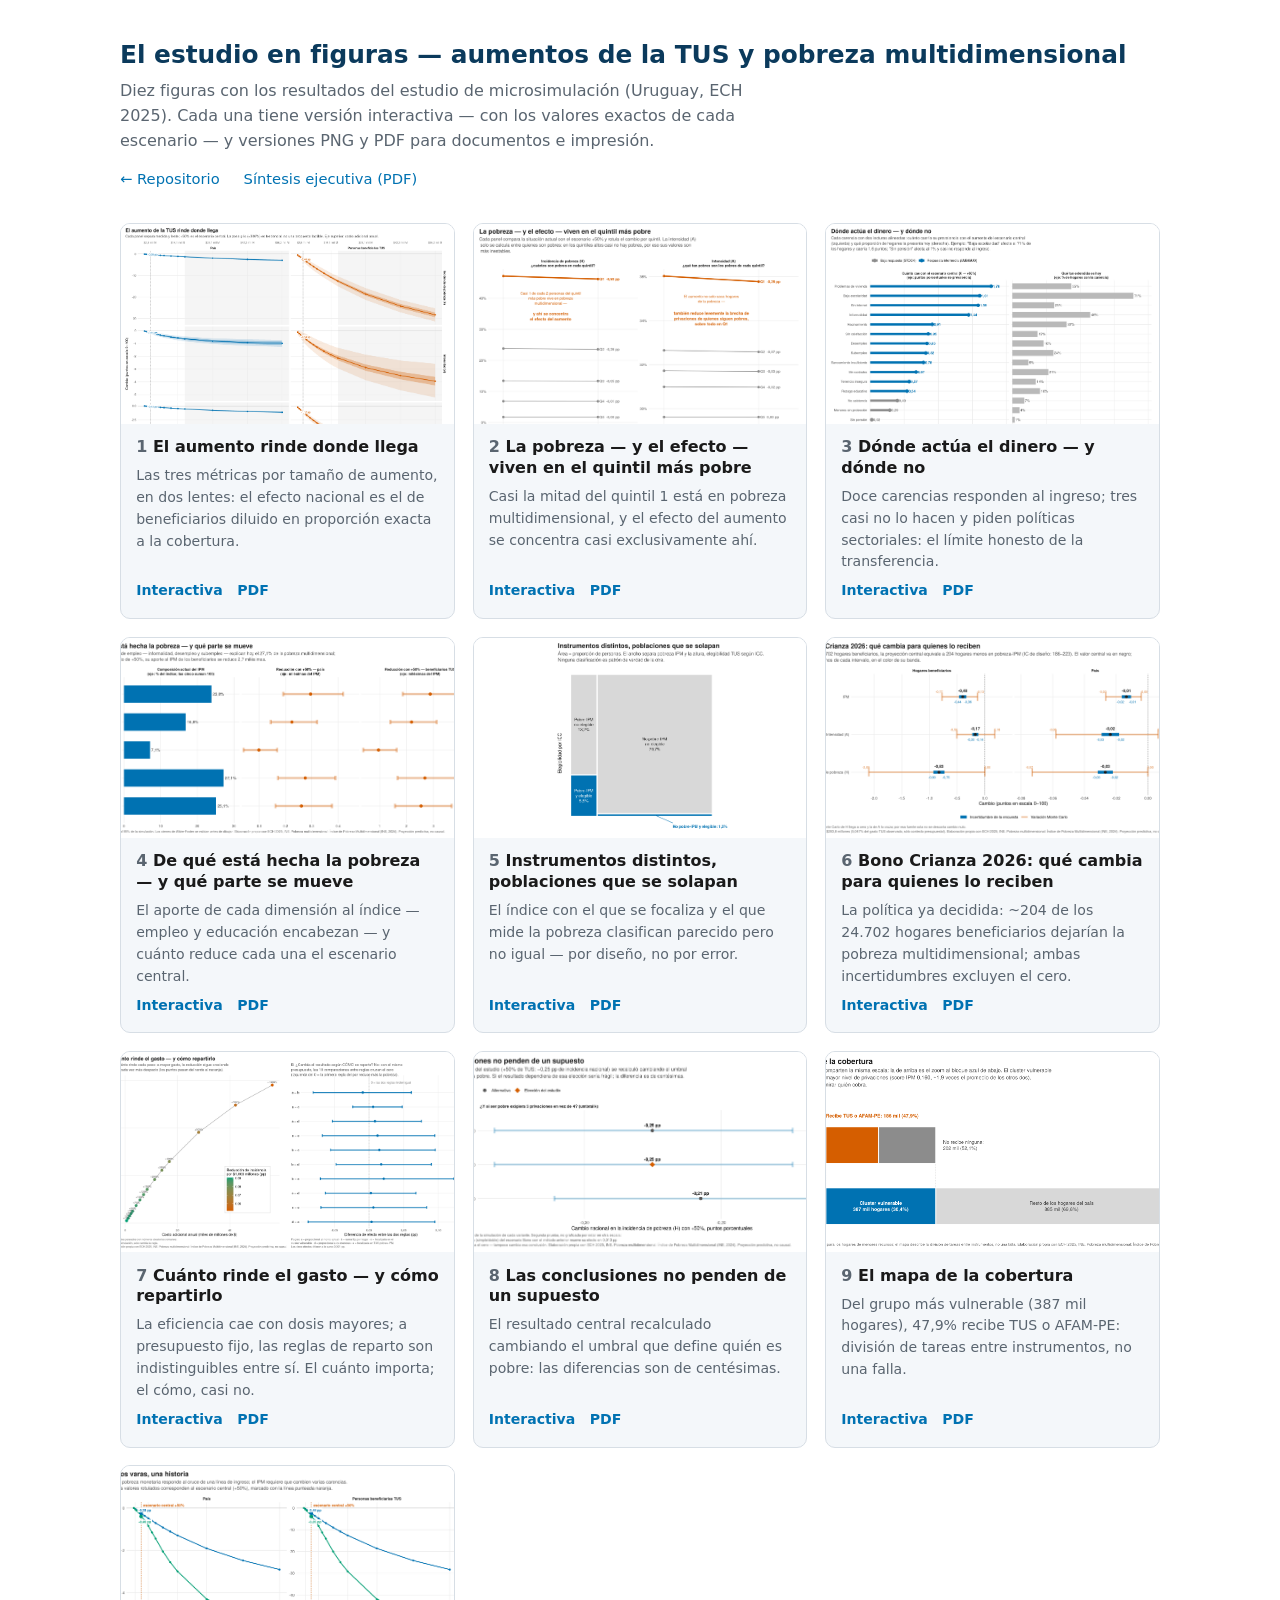
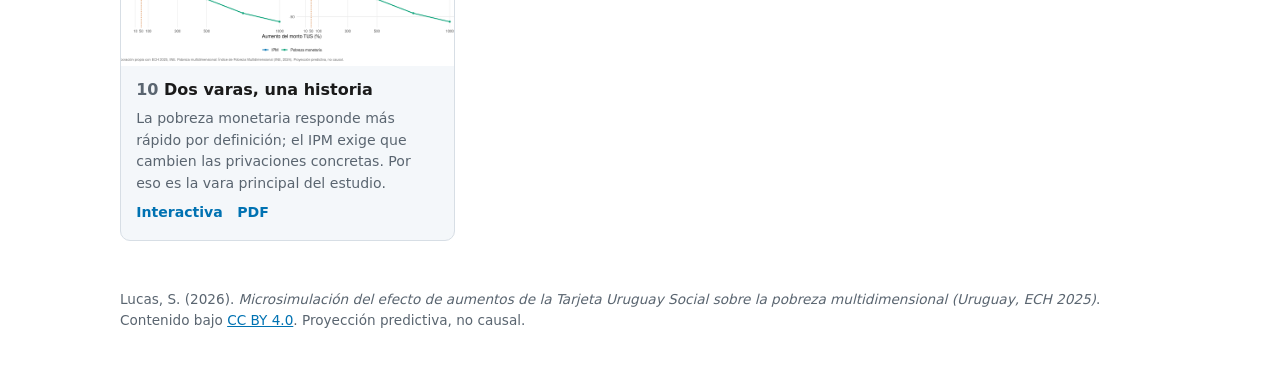
<file: site/index.html>
<!DOCTYPE html>
<html lang="es">
<head>
<meta charset="utf-8">
<meta name="viewport" content="width=device-width, initial-scale=1">
<title>Figuras — TUS y pobreza multidimensional (Uruguay, ECH 2025)</title>
<meta name="description" content="Galería de figuras del estudio de microsimulación del efecto de aumentos de la Tarjeta Uruguay Social sobre la pobreza multidimensional.">
<meta name="author" content="Sebastián Lucas">
<style>
  :root {
    --azul: #0072B2; --azul-oscuro: #0b3a5c; --tinta: #1a1a1a;
    --gris: #5a6570; --fondo: #ffffff; --tarjeta: #f4f7fa; --borde: #d7dee5;
  }
  @media (prefers-color-scheme: dark) {
    :root { --tinta: #e8e8e8; --gris: #9aa5b0; --fondo: #14181c;
            --tarjeta: #1d242b; --borde: #303a44; --azul-oscuro: #7db8dc; }
  }
  * { box-sizing: border-box; margin: 0; }
  body { font-family: system-ui, "DejaVu Sans", sans-serif; background: var(--fondo);
         color: var(--tinta); line-height: 1.55; }
  header { max-width: 1080px; margin: 0 auto; padding: 2.5rem 1.25rem 1rem; }
  header h1 { color: var(--azul-oscuro); font-size: 1.55rem; line-height: 1.25; }
  header p.bajada { color: var(--gris); margin-top: .5rem; max-width: 62ch; }
  header nav { margin-top: .9rem; font-size: .92rem; }
  header nav a { color: var(--azul); text-decoration: none; margin-right: 1.2rem; }
  header nav a:hover, header nav a:focus { text-decoration: underline; }
  main { max-width: 1080px; margin: 0 auto; padding: 1rem 1.25rem 3rem; }
  ol.galeria { list-style: none; padding: 0; display: grid;
               grid-template-columns: repeat(auto-fill, minmax(300px, 1fr)); gap: 1.1rem; }
  .tarjeta { background: var(--tarjeta); border: 1px solid var(--borde);
             border-radius: 10px; overflow: hidden; display: flex; flex-direction: column; }
  .tarjeta a.miniatura { display: block; background: #fff; }
  .tarjeta img { width: 100%; height: 200px; object-fit: cover; object-position: top;
                 display: block; }
  .tarjeta .cuerpo { padding: .85rem .95rem 1rem; flex: 1; display: flex;
                     flex-direction: column; gap: .45rem; }
  .tarjeta h2 { font-size: 1.0rem; line-height: 1.3; }
  .tarjeta h2 span.num { color: var(--gris); font-weight: 600; margin-right: .35rem; }
  .tarjeta p { font-size: .88rem; color: var(--gris); flex: 1; }
  .enlaces { display: flex; gap: .9rem; font-size: .88rem; }
  .enlaces a { color: var(--azul); text-decoration: none; font-weight: 600; }
  .enlaces a:hover, .enlaces a:focus { text-decoration: underline; }
  footer { max-width: 1080px; margin: 0 auto; padding: 0 1.25rem 2.5rem;
           color: var(--gris); font-size: .85rem; }
  footer a { color: var(--azul); }
</style>
</head>
<body>
<header>
  <h1>El estudio en figuras — aumentos de la TUS y pobreza multidimensional</h1>
  <p class="bajada">Diez figuras con los resultados del estudio de microsimulación
  (Uruguay, ECH 2025). Cada una tiene versión interactiva — con los valores exactos
  de cada escenario — y versiones PNG y PDF para documentos e impresión.</p>
  <nav>
    <a href="..">← Repositorio</a>
    <a href="../report/sintesis-ejecutiva.pdf">Síntesis ejecutiva (PDF)</a>
  </nav>
</header>
<main>
<ol class="galeria">
  <li class="tarjeta">
    <a class="miniatura" href="figures/01_el_aumento_rinde_donde_llega.html" aria-label="Figura 1 interactiva">
      <img src="../figures/png/01_el_aumento_rinde_donde_llega.png" alt="Figura 1: curvas de efecto sobre incidencia, intensidad e IPM por tamaño de aumento, lentes nacional y beneficiarios" loading="lazy"></a>
    <div class="cuerpo">
      <h2><span class="num">1</span>El aumento rinde donde llega</h2>
      <p>Las tres métricas por tamaño de aumento, en dos lentes: el efecto nacional es el de beneficiarios diluido en proporción exacta a la cobertura.</p>
      <div class="enlaces"><a href="figures/01_el_aumento_rinde_donde_llega.html">Interactiva</a><a href="../figures/pdf/01_el_aumento_rinde_donde_llega.pdf">PDF</a></div>
    </div>
  </li>
  <li class="tarjeta">
    <a class="miniatura" href="figures/02_pobreza_y_efecto_por_quintil.html" aria-label="Figura 2 interactiva">
      <img src="../figures/png/02_pobreza_y_efecto_por_quintil.png" alt="Figura 2: incidencia e intensidad por quintil de ingreso, situación actual y con aumento del 50%" loading="lazy"></a>
    <div class="cuerpo">
      <h2><span class="num">2</span>La pobreza — y el efecto — viven en el quintil más pobre</h2>
      <p>Casi la mitad del quintil 1 está en pobreza multidimensional, y el efecto del aumento se concentra casi exclusivamente ahí.</p>
      <div class="enlaces"><a href="figures/02_pobreza_y_efecto_por_quintil.html">Interactiva</a><a href="../figures/pdf/02_pobreza_y_efecto_por_quintil.pdf">PDF</a></div>
    </div>
  </li>
  <li class="tarjeta">
    <a class="miniatura" href="figures/03_donde_actua_el_dinero.html" aria-label="Figura 3 interactiva">
      <img src="../figures/png/03_donde_actua_el_dinero.png" alt="Figura 3: respuesta de cada indicador de privación al aumento, junto a su prevalencia actual" loading="lazy"></a>
    <div class="cuerpo">
      <h2><span class="num">3</span>Dónde actúa el dinero — y dónde no</h2>
      <p>Doce carencias responden al ingreso; tres casi no lo hacen y piden políticas sectoriales: el límite honesto de la transferencia.</p>
      <div class="enlaces"><a href="figures/03_donde_actua_el_dinero.html">Interactiva</a><a href="../figures/pdf/03_donde_actua_el_dinero.pdf">PDF</a></div>
    </div>
  </li>
  <li class="tarjeta">
    <a class="miniatura" href="figures/04_de_que_esta_hecha_la_pobreza.html" aria-label="Figura 4 interactiva">
      <img src="../figures/png/04_de_que_esta_hecha_la_pobreza.png" alt="Figura 4: aporte de cada dimensión al IPM y cuánto lo reduce el aumento" loading="lazy"></a>
    <div class="cuerpo">
      <h2><span class="num">4</span>De qué está hecha la pobreza — y qué parte se mueve</h2>
      <p>El aporte de cada dimensión al índice — empleo y educación encabezan — y cuánto reduce cada una el escenario central.</p>
      <div class="enlaces"><a href="figures/04_de_que_esta_hecha_la_pobreza.html">Interactiva</a><a href="../figures/pdf/04_de_que_esta_hecha_la_pobreza.pdf">PDF</a></div>
    </div>
  </li>
  <li class="tarjeta">
    <a class="miniatura" href="figures/05_instrumentos_y_poblaciones.html" aria-label="Figura 5 interactiva">
      <img src="../figures/png/05_instrumentos_y_poblaciones.png" alt="Figura 5: solapamiento entre la población elegible por focalización y la población en pobreza multidimensional" loading="lazy"></a>
    <div class="cuerpo">
      <h2><span class="num">5</span>Instrumentos distintos, poblaciones que se solapan</h2>
      <p>El índice con el que se focaliza y el que mide la pobreza clasifican parecido pero no igual — por diseño, no por error.</p>
      <div class="enlaces"><a href="figures/05_instrumentos_y_poblaciones.html">Interactiva</a><a href="../figures/pdf/05_instrumentos_y_poblaciones.pdf">PDF</a></div>
    </div>
  </li>
  <li class="tarjeta">
    <a class="miniatura" href="figures/06_bono_crianza_2026.html" aria-label="Figura 6 interactiva">
      <img src="../figures/png/06_bono_crianza_2026.png" alt="Figura 6: efectos del aumento 2026 del Bono Crianza sobre los hogares beneficiarios" loading="lazy"></a>
    <div class="cuerpo">
      <h2><span class="num">6</span>Bono Crianza 2026: qué cambia para quienes lo reciben</h2>
      <p>La política ya decidida: ~204 de los 24.702 hogares beneficiarios dejarían la pobreza multidimensional; ambas incertidumbres excluyen el cero.</p>
      <div class="enlaces"><a href="figures/06_bono_crianza_2026.html">Interactiva</a><a href="../figures/pdf/06_bono_crianza_2026.pdf">PDF</a></div>
    </div>
  </li>
  <li class="tarjeta">
    <a class="miniatura" href="figures/07_cuanto_rinde_y_como_repartir.html" aria-label="Figura 7 interactiva">
      <img src="../figures/png/07_cuanto_rinde_y_como_repartir.png" alt="Figura 7: eficiencia del gasto por tamaño de aumento y comparación de reglas de reparto a presupuesto fijo" loading="lazy"></a>
    <div class="cuerpo">
      <h2><span class="num">7</span>Cuánto rinde el gasto — y cómo repartirlo</h2>
      <p>La eficiencia cae con dosis mayores; a presupuesto fijo, las reglas de reparto son indistinguibles entre sí. El cuánto importa; el cómo, casi no.</p>
      <div class="enlaces"><a href="figures/07_cuanto_rinde_y_como_repartir.html">Interactiva</a><a href="../figures/pdf/07_cuanto_rinde_y_como_repartir.pdf">PDF</a></div>
    </div>
  </li>
  <li class="tarjeta">
    <a class="miniatura" href="figures/08_conclusiones_y_supuestos.html" aria-label="Figura 8 interactiva">
      <img src="../figures/png/08_conclusiones_y_supuestos.png" alt="Figura 8: resultado central recalculado con umbrales alternativos de identificación de pobreza" loading="lazy"></a>
    <div class="cuerpo">
      <h2><span class="num">8</span>Las conclusiones no penden de un supuesto</h2>
      <p>El resultado central recalculado cambiando el umbral que define quién es pobre: las diferencias son de centésimas.</p>
      <div class="enlaces"><a href="figures/08_conclusiones_y_supuestos.html">Interactiva</a><a href="../figures/pdf/08_conclusiones_y_supuestos.pdf">PDF</a></div>
    </div>
  </li>
  <li class="tarjeta">
    <a class="miniatura" href="figures/09_mapa_de_la_cobertura.html" aria-label="Figura 9 interactiva">
      <img src="../figures/png/09_mapa_de_la_cobertura.png" alt="Figura 9: cobertura de transferencias dentro del grupo de hogares más vulnerable" loading="lazy"></a>
    <div class="cuerpo">
      <h2><span class="num">9</span>El mapa de la cobertura</h2>
      <p>Del grupo más vulnerable (387 mil hogares), 47,9% recibe TUS o AFAM-PE: división de tareas entre instrumentos, no una falla.</p>
      <div class="enlaces"><a href="figures/09_mapa_de_la_cobertura.html">Interactiva</a><a href="../figures/pdf/09_mapa_de_la_cobertura.pdf">PDF</a></div>
    </div>
  </li>
  <li class="tarjeta">
    <a class="miniatura" href="figures/10_dos_varas_una_historia.html" aria-label="Figura 10 interactiva">
      <img src="../figures/png/10_dos_varas_una_historia.png" alt="Figura 10: comparación de la respuesta de la pobreza monetaria y la multidimensional a los aumentos" loading="lazy"></a>
    <div class="cuerpo">
      <h2><span class="num">10</span>Dos varas, una historia</h2>
      <p>La pobreza monetaria responde más rápido por definición; el IPM exige que cambien las privaciones concretas. Por eso es la vara principal del estudio.</p>
      <div class="enlaces"><a href="figures/10_dos_varas_una_historia.html">Interactiva</a><a href="../figures/pdf/10_dos_varas_una_historia.pdf">PDF</a></div>
    </div>
  </li>
</ol>
</main>
<footer>
  <p>Lucas, S. (2026). <em>Microsimulación del efecto de aumentos de la Tarjeta Uruguay
  Social sobre la pobreza multidimensional (Uruguay, ECH 2025)</em>. Contenido bajo
  <a href="https://creativecommons.org/licenses/by/4.0/deed.es">CC BY 4.0</a>.
  Proyección predictiva, no causal.</p>
</footer>
</body>
</html>
</file>
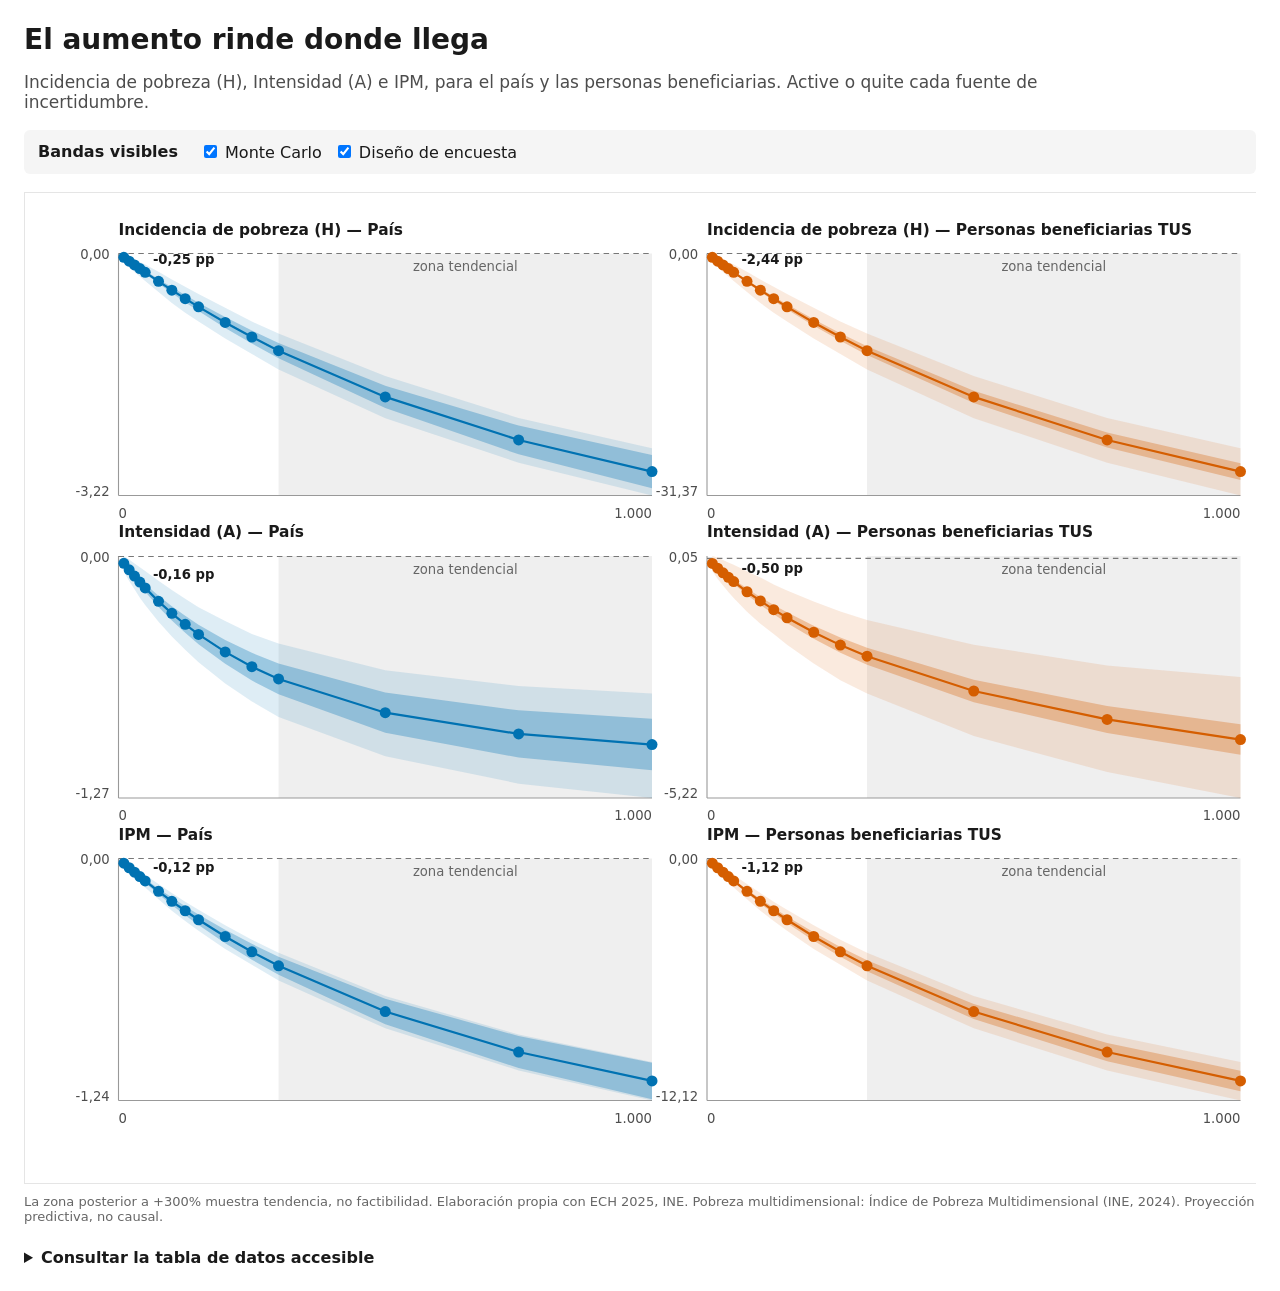
<file: site/figures/01_el_aumento_rinde_donde_llega.html>
<!doctype html><html lang='es'><head><meta charset='utf-8'><meta name='viewport' content='width=device-width,initial-scale=1'><title>El aumento rinde donde llega</title><style>body{font-family:system-ui,-apple-system,Segoe UI,sans-serif;margin:0;color:#1A1A1A;background:#fff}.wrap{max-width:1240px;margin:auto;padding:24px}h1{font-size:28px;line-height:1.12;margin:0 0 8px}.subtitle{font-size:17px;color:#4D4D4D;max-width:1050px}.controls{display:flex;gap:16px;align-items:center;flex-wrap:wrap;margin:18px 0;padding:12px;background:#F5F5F5;border-radius:6px}.controls fieldset{border:0;padding:0;margin:0;display:flex;gap:12px}.controls legend{font-weight:700;margin-right:8px;float:left}.chart-scroll,.table-scroll{overflow-x:auto}.chart-scroll svg,#annex-chart svg{display:block;min-width:920px;width:100%;height:auto;border:1px solid #E5E5E5;background:white}.axis{stroke:#999}.zero{stroke:#777;stroke-dasharray:5 4}.label{font-size:12px;fill:#4D4D4D}.note{font-size:12px;fill:#666}.direct{font-size:12px;font-weight:700;fill:#1A1A1A}.panel-title{font-size:14px;font-weight:700;fill:#1A1A1A}.mark{cursor:crosshair}.mark:focus{outline:none;stroke:#000!important;stroke-width:4!important}.live{position:fixed;display:none;z-index:5;max-width:360px;background:#1A1A1A;color:#fff;padding:9px 11px;border-radius:5px;font-size:14px;pointer-events:none}.live.shown{display:block}.source{font-size:13px;color:#666;margin-top:10px}.data-table,.annex{margin-top:24px}.data-table summary{font-weight:700;cursor:pointer}table{border-collapse:collapse;font-size:13px;min-width:900px}th,td{border:1px solid #DDD;padding:6px;text-align:left}th{background:#F2F2F2;position:sticky;top:0}@media(max-width:600px){.wrap{padding:14px}h1{font-size:23px}.subtitle{font-size:15px}.controls{align-items:flex-start;flex-direction:column}.chart-scroll svg,#annex-chart svg{width:920px}.label,.note,.direct{font-size:12px}}</style></head><body><main class='wrap'><h1>El aumento rinde donde llega</h1><p class='subtitle'>Incidencia de pobreza (H), Intensidad (A) e IPM, para el país y las personas beneficiarias. Active o quite cada fuente de incertidumbre.</p><div class='controls'><fieldset><legend>Bandas visibles</legend><label><input id='mc' type='checkbox' checked> Monte Carlo</label><label><input id='design' type='checkbox' checked> Diseño de encuesta</label></fieldset></div><div id='chart' class='chart-scroll'></div><p class='source'>La zona posterior a +300% muestra tendencia, no factibilidad. Elaboración propia con ECH 2025, INE. Pobreza multidimensional: Índice de Pobreza Multidimensional (INE, 2024). Proyección predictiva, no causal.</p><details class='data-table'><summary>Consultar la tabla de datos accesible</summary><div class='table-scroll'><table><thead><tr><th scope='col'>escenario</th><th scope='col'>lente</th><th scope='col'>metrica_rotulo</th><th scope='col'>estimacion_mc</th><th scope='col'>mc_inferior</th><th scope='col'>mc_superior</th><th scope='col'>diseno_inferior</th><th scope='col'>diseno_superior</th><th scope='col'>costo_adicional_anual_mUYU</th><th scope='col'>tendencial</th><th scope='col'>tooltip</th></tr></thead><tbody><tr><td>  10</td><td>País</td><td>Incidencia de pobreza (H)</td><td> -0.05095054</td><td> -0.10620118</td><td> -0.009055250</td><td> -0.05512619</td><td> -0.04677489</td><td>  562.2695</td><td>FALSE</td><td>Aumento +10% · País · Incidencia de pobreza (H): -0,051 pp · Monte Carlo -0,106 a -0,009 · Diseño -0,055 a -0,047 · Costo anual $562 millones</td></tr><tr><td>  10</td><td>País</td><td>Intensidad (A)</td><td> -0.03593818</td><td> -0.07946616</td><td>  0.002542338</td><td> -0.04050293</td><td> -0.03134343</td><td>  562.2695</td><td>FALSE</td><td>Aumento +10% · País · Intensidad (A): -0,036 pp · Monte Carlo -0,079 a 0,003 · Diseño -0,041 a -0,031 · Costo anual $562 millones</td></tr><tr><td>  10</td><td>País</td><td>IPM</td><td> -0.02401173</td><td> -0.04027008</td><td> -0.010847770</td><td> -0.02615072</td><td> -0.02187274</td><td>  562.2695</td><td>FALSE</td><td>Aumento +10% · País · IPM: -0,024 pp · Monte Carlo -0,040 a -0,011 · Diseño -0,026 a -0,022 · Costo anual $562 millones</td></tr><tr><td>  10</td><td>Personas beneficiarias TUS</td><td>Incidencia de pobreza (H)</td><td> -0.49654687</td><td> -1.03500106</td><td> -0.088249431</td><td> -0.52181019</td><td> -0.47128356</td><td>  562.2695</td><td>FALSE</td><td>Aumento +10% · Personas beneficiarias TUS · Incidencia de pobreza (H): -0,497 pp · Monte Carlo -1,035 a -0,088 · Diseño -0,522 a -0,471 · Costo anual $562 millones</td></tr><tr><td>  10</td><td>Personas beneficiarias TUS</td><td>Intensidad (A)</td><td> -0.10921311</td><td> -0.27737652</td><td>  0.051918538</td><td> -0.11997636</td><td> -0.09829004</td><td>  562.2695</td><td>FALSE</td><td>Aumento +10% · Personas beneficiarias TUS · Intensidad (A): -0,109 pp · Monte Carlo -0,277 a 0,052 · Diseño -0,120 a -0,098 · Costo anual $562 millones</td></tr><tr><td>  10</td><td>Personas beneficiarias TUS</td><td>IPM</td><td> -0.23401028</td><td> -0.39245866</td><td> -0.105718732</td><td> -0.24771816</td><td> -0.22030240</td><td>  562.2695</td><td>FALSE</td><td>Aumento +10% · Personas beneficiarias TUS · IPM: -0,234 pp · Monte Carlo -0,392 a -0,106 · Diseño -0,248 a -0,220 · Costo anual $562 millones</td></tr><tr><td>  20</td><td>País</td><td>Incidencia de pobreza (H)</td><td> -0.10149646</td><td> -0.17893715</td><td> -0.039648328</td><td> -0.10959154</td><td> -0.09340138</td><td> 1124.5390</td><td>FALSE</td><td>Aumento +20% · País · Incidencia de pobreza (H): -0,101 pp · Monte Carlo -0,179 a -0,040 · Diseño -0,110 a -0,093 · Costo anual $1.125 millones</td></tr><tr><td>  20</td><td>País</td><td>Intensidad (A)</td><td> -0.06983329</td><td> -0.12904406</td><td> -0.015591209</td><td> -0.07865193</td><td> -0.06098970</td><td> 1124.5390</td><td>FALSE</td><td>Aumento +20% · País · Intensidad (A): -0,070 pp · Monte Carlo -0,129 a -0,016 · Diseño -0,079 a -0,061 · Costo anual $1.125 millones</td></tr><tr><td>  20</td><td>País</td><td>IPM</td><td> -0.04747475</td><td> -0.06961803</td><td> -0.028324540</td><td> -0.05164190</td><td> -0.04330760</td><td> 1124.5390</td><td>FALSE</td><td>Aumento +20% · País · IPM: -0,047 pp · Monte Carlo -0,070 a -0,028 · Diseño -0,052 a -0,043 · Costo anual $1.125 millones</td></tr><tr><td>  20</td><td>Personas beneficiarias TUS</td><td>Incidencia de pobreza (H)</td><td> -0.98915046</td><td> -1.74386144</td><td> -0.386399309</td><td> -1.03756156</td><td> -0.94073936</td><td> 1124.5390</td><td>FALSE</td><td>Aumento +20% · Personas beneficiarias TUS · Incidencia de pobreza (H): -0,989 pp · Monte Carlo -1,744 a -0,386 · Diseño -1,038 a -0,941 · Costo anual $1.125 millones</td></tr><tr><td>  20</td><td>Personas beneficiarias TUS</td><td>Intensidad (A)</td><td> -0.21244304</td><td> -0.44993799</td><td>  0.017653710</td><td> -0.23291798</td><td> -0.19174799</td><td> 1124.5390</td><td>FALSE</td><td>Aumento +20% · Personas beneficiarias TUS · Intensidad (A): -0,212 pp · Monte Carlo -0,450 a 0,018 · Diseño -0,233 a -0,192 · Costo anual $1.125 millones</td></tr><tr><td>  20</td><td>Personas beneficiarias TUS</td><td>IPM</td><td> -0.46267302</td><td> -0.67847399</td><td> -0.276041469</td><td> -0.48938655</td><td> -0.43595949</td><td> 1124.5390</td><td>FALSE</td><td>Aumento +20% · Personas beneficiarias TUS · IPM: -0,463 pp · Monte Carlo -0,678 a -0,276 · Diseño -0,489 a -0,436 · Costo anual $1.125 millones</td></tr><tr><td>  30</td><td>Personas beneficiarias TUS</td><td>IPM</td><td> -0.68737307</td><td> -0.94770163</td><td> -0.459948875</td><td> -0.72669330</td><td> -0.64805284</td><td> 1686.8085</td><td>FALSE</td><td>Aumento +30% · Personas beneficiarias TUS · IPM: -0,687 pp · Monte Carlo -0,948 a -0,460 · Diseño -0,727 a -0,648 · Costo anual $1.687 millones</td></tr><tr><td>  30</td><td>País</td><td>Intensidad (A)</td><td> -0.10285034</td><td> -0.17122415</td><td> -0.036341297</td><td> -0.11578122</td><td> -0.08987910</td><td> 1686.8085</td><td>FALSE</td><td>Aumento +30% · País · Intensidad (A): -0,103 pp · Monte Carlo -0,171 a -0,036 · Diseño -0,116 a -0,090 · Costo anual $1.687 millones</td></tr><tr><td>  30</td><td>País</td><td>Incidencia de pobreza (H)</td><td> -0.15142821</td><td> -0.24677246</td><td> -0.074815356</td><td> -0.16347991</td><td> -0.13937651</td><td> 1686.8085</td><td>FALSE</td><td>Aumento +30% · País · Incidencia de pobreza (H): -0,151 pp · Monte Carlo -0,247 a -0,075 · Diseño -0,163 a -0,139 · Costo anual $1.687 millones</td></tr><tr><td>  30</td><td>Personas beneficiarias TUS</td><td>Incidencia de pobreza (H)</td><td> -1.47576855</td><td> -2.40496163</td><td> -0.729125367</td><td> -1.54786107</td><td> -1.40367604</td><td> 1686.8085</td><td>FALSE</td><td>Aumento +30% · Personas beneficiarias TUS · Incidencia de pobreza (H): -1,476 pp · Monte Carlo -2,405 a -0,729 · Diseño -1,548 a -1,404 · Costo anual $1.687 millones</td></tr><tr><td>  30</td><td>País</td><td>IPM</td><td> -0.07053116</td><td> -0.09724341</td><td> -0.047195229</td><td> -0.07669530</td><td> -0.06436703</td><td> 1686.8085</td><td>FALSE</td><td>Aumento +30% · País · IPM: -0,071 pp · Monte Carlo -0,097 a -0,047 · Diseño -0,077 a -0,064 · Costo anual $1.687 millones</td></tr><tr><td>  30</td><td>Personas beneficiarias TUS</td><td>Intensidad (A)</td><td> -0.31398130</td><td> -0.59015156</td><td> -0.034136780</td><td> -0.34388359</td><td> -0.28388664</td><td> 1686.8085</td><td>FALSE</td><td>Aumento +30% · Personas beneficiarias TUS · Intensidad (A): -0,314 pp · Monte Carlo -0,590 a -0,034 · Diseño -0,344 a -0,284 · Costo anual $1.687 millones</td></tr><tr><td>  40</td><td>País</td><td>Intensidad (A)</td><td> -0.13420623</td><td> -0.21647619</td><td> -0.056861511</td><td> -0.15098987</td><td> -0.11737441</td><td> 2249.0780</td><td>FALSE</td><td>Aumento +40% · País · Intensidad (A): -0,134 pp · Monte Carlo -0,216 a -0,057 · Diseño -0,151 a -0,117 · Costo anual $2.249 millones</td></tr><tr><td>  40</td><td>País</td><td>Incidencia de pobreza (H)</td><td> -0.20097636</td><td> -0.30599208</td><td> -0.111595736</td><td> -0.21702018</td><td> -0.18493254</td><td> 2249.0780</td><td>FALSE</td><td>Aumento +40% · País · Incidencia de pobreza (H): -0,201 pp · Monte Carlo -0,306 a -0,112 · Diseño -0,217 a -0,185 · Costo anual $2.249 millones</td></tr><tr><td>  40</td><td>Personas beneficiarias TUS</td><td>Incidencia de pobreza (H)</td><td> -1.95864820</td><td> -2.98209621</td><td> -1.087574610</td><td> -2.05449410</td><td> -1.86280231</td><td> 2249.0780</td><td>FALSE</td><td>Aumento +40% · Personas beneficiarias TUS · Incidencia de pobreza (H): -1,959 pp · Monte Carlo -2,982 a -1,088 · Diseño -2,054 a -1,863 · Costo anual $2.249 millones</td></tr><tr><td>  40</td><td>País</td><td>IPM</td><td> -0.09311964</td><td> -0.12306442</td><td> -0.066591442</td><td> -0.10126967</td><td> -0.08496961</td><td> 2249.0780</td><td>FALSE</td><td>Aumento +40% · País · IPM: -0,093 pp · Monte Carlo -0,123 a -0,067 · Diseño -0,101 a -0,085 · Costo anual $2.249 millones</td></tr><tr><td>  40</td><td>Personas beneficiarias TUS</td><td>IPM</td><td> -0.90751275</td><td> -1.19934455</td><td> -0.648977857</td><td> -0.95947235</td><td> -0.85555314</td><td> 2249.0780</td><td>FALSE</td><td>Aumento +40% · Personas beneficiarias TUS · IPM: -0,908 pp · Monte Carlo -1,199 a -0,649 · Diseño -0,959 a -0,856 · Costo anual $2.249 millones</td></tr><tr><td>  40</td><td>Personas beneficiarias TUS</td><td>Intensidad (A)</td><td> -0.41072618</td><td> -0.73352575</td><td> -0.088011578</td><td> -0.44940056</td><td> -0.37197001</td><td> 2249.0780</td><td>FALSE</td><td>Aumento +40% · Personas beneficiarias TUS · Intensidad (A): -0,411 pp · Monte Carlo -0,734 a -0,088 · Diseño -0,449 a -0,372 · Costo anual $2.249 millones</td></tr><tr><td>  50</td><td>Personas beneficiarias TUS</td><td>IPM</td><td> -1.12483108</td><td> -1.45003431</td><td> -0.829618425</td><td> -1.18864441</td><td> -1.06101775</td><td> 2811.3475</td><td>FALSE</td><td>Aumento +50% · Personas beneficiarias TUS · IPM: -1,125 pp · Monte Carlo -1,450 a -0,830 · Diseño -1,189 a -1,061 · Costo anual $2.811 millones</td></tr><tr><td>  50</td><td>Personas beneficiarias TUS</td><td>Intensidad (A)</td><td> -0.50477250</td><td> -0.86445070</td><td> -0.136077763</td><td> -0.55233460</td><td> -0.45683961</td><td> 2811.3475</td><td>FALSE</td><td>Aumento +50% · Personas beneficiarias TUS · Intensidad (A): -0,505 pp · Monte Carlo -0,864 a -0,136 · Diseño -0,552 a -0,457 · Costo anual $2.811 millones</td></tr><tr><td>  50</td><td>País</td><td>Incidencia de pobreza (H)</td><td> -0.25036920</td><td> -0.36582124</td><td> -0.147676021</td><td> -0.27019049</td><td> -0.23054792</td><td> 2811.3475</td><td>FALSE</td><td>Aumento +50% · País · Incidencia de pobreza (H): -0,250 pp · Monte Carlo -0,366 a -0,148 · Diseño -0,270 a -0,231 · Costo anual $2.811 millones</td></tr><tr><td>  50</td><td>País</td><td>Intensidad (A)</td><td> -0.16445429</td><td> -0.25389218</td><td> -0.076379122</td><td> -0.18506723</td><td> -0.14375741</td><td> 2811.3475</td><td>FALSE</td><td>Aumento +50% · País · Intensidad (A): -0,164 pp · Monte Carlo -0,254 a -0,076 · Diseño -0,185 a -0,144 · Costo anual $2.811 millones</td></tr><tr><td>  50</td><td>País</td><td>IPM</td><td> -0.11541861</td><td> -0.14878763</td><td> -0.085126922</td><td> -0.12546380</td><td> -0.10537342</td><td> 2811.3475</td><td>FALSE</td><td>Aumento +50% · País · IPM: -0,115 pp · Monte Carlo -0,149 a -0,085 · Diseño -0,125 a -0,105 · Costo anual $2.811 millones</td></tr><tr><td>  50</td><td>Personas beneficiarias TUS</td><td>Incidencia de pobreza (H)</td><td> -2.44001428</td><td> -3.56517111</td><td> -1.439200969</td><td> -2.55758272</td><td> -2.32244584</td><td> 2811.3475</td><td>FALSE</td><td>Aumento +50% · Personas beneficiarias TUS · Incidencia de pobreza (H): -2,440 pp · Monte Carlo -3,565 a -1,439 · Diseño -2,558 a -2,322 · Costo anual $2.811 millones</td></tr><tr><td>  75</td><td>País</td><td>Incidencia de pobreza (H)</td><td> -0.36993305</td><td> -0.51070037</td><td> -0.243171677</td><td> -0.39918625</td><td> -0.34067985</td><td> 4217.0213</td><td>FALSE</td><td>Aumento +75% · País · Incidencia de pobreza (H): -0,370 pp · Monte Carlo -0,511 a -0,243 · Diseño -0,399 a -0,341 · Costo anual $4.217 millones</td></tr><tr><td>  75</td><td>País</td><td>Intensidad (A)</td><td> -0.23489581</td><td> -0.34126610</td><td> -0.126754256</td><td> -0.26441543</td><td> -0.20524093</td><td> 4217.0213</td><td>FALSE</td><td>Aumento +75% · País · Intensidad (A): -0,235 pp · Monte Carlo -0,341 a -0,127 · Diseño -0,264 a -0,205 · Costo anual $4.217 millones</td></tr><tr><td>  75</td><td>País</td><td>IPM</td><td> -0.16877016</td><td> -0.20995247</td><td> -0.131186257</td><td> -0.18340283</td><td> -0.15413750</td><td> 4217.0213</td><td>FALSE</td><td>Aumento +75% · País · IPM: -0,169 pp · Monte Carlo -0,210 a -0,131 · Diseño -0,183 a -0,154 · Costo anual $4.217 millones</td></tr><tr><td>  75</td><td>Personas beneficiarias TUS</td><td>Incidencia de pobreza (H)</td><td> -3.60524342</td><td> -4.97711448</td><td> -2.369869598</td><td> -3.77920919</td><td> -3.43127764</td><td> 4217.0213</td><td>FALSE</td><td>Aumento +75% · Personas beneficiarias TUS · Incidencia de pobreza (H): -3,605 pp · Monte Carlo -4,977 a -2,370 · Diseño -3,779 a -3,431 · Costo anual $4.217 millones</td></tr><tr><td>  75</td><td>Personas beneficiarias TUS</td><td>Intensidad (A)</td><td> -0.72690795</td><td> -1.16180782</td><td> -0.279230281</td><td> -0.79485656</td><td> -0.65843391</td><td> 4217.0213</td><td>FALSE</td><td>Aumento +75% · Personas beneficiarias TUS · Intensidad (A): -0,727 pp · Monte Carlo -1,162 a -0,279 · Diseño -0,795 a -0,658 · Costo anual $4.217 millones</td></tr><tr><td>  75</td><td>Personas beneficiarias TUS</td><td>IPM</td><td> -1.64477740</td><td> -2.04612632</td><td> -1.278497255</td><td> -1.73747108</td><td> -1.55208373</td><td> 4217.0213</td><td>FALSE</td><td>Aumento +75% · Personas beneficiarias TUS · IPM: -1,645 pp · Monte Carlo -2,046 a -1,278 · Diseño -1,737 a -1,552 · Costo anual $4.217 millones</td></tr><tr><td> 100</td><td>Personas beneficiarias TUS</td><td>Intensidad (A)</td><td> -0.92703170</td><td> -1.42107398</td><td> -0.413877802</td><td> -1.01162932</td><td> -0.84160325</td><td> 5622.6950</td><td>FALSE</td><td>Aumento +100% · Personas beneficiarias TUS · Intensidad (A): -0,927 pp · Monte Carlo -1,421 a -0,414 · Diseño -1,012 a -0,842 · Costo anual $5.623 millones</td></tr><tr><td> 100</td><td>Personas beneficiarias TUS</td><td>IPM</td><td> -2.14407310</td><td> -2.61546674</td><td> -1.727972153</td><td> -2.26328199</td><td> -2.02486422</td><td> 5622.6950</td><td>FALSE</td><td>Aumento +100% · Personas beneficiarias TUS · IPM: -2,144 pp · Monte Carlo -2,615 a -1,728 · Diseño -2,263 a -2,025 · Costo anual $5.623 millones</td></tr><tr><td> 100</td><td>Personas beneficiarias TUS</td><td>Incidencia de pobreza (H)</td><td> -4.75426834</td><td> -6.40985238</td><td> -3.373865568</td><td> -4.98256425</td><td> -4.52597243</td><td> 5622.6950</td><td>FALSE</td><td>Aumento +100% · Personas beneficiarias TUS · Incidencia de pobreza (H): -4,754 pp · Monte Carlo -6,410 a -3,374 · Diseño -4,983 a -4,526 · Costo anual $5.623 millones</td></tr><tr><td> 100</td><td>País</td><td>Intensidad (A)</td><td> -0.29767056</td><td> -0.41921166</td><td> -0.175657743</td><td> -0.33481885</td><td> -0.26032296</td><td> 5622.6950</td><td>FALSE</td><td>Aumento +100% · País · Intensidad (A): -0,298 pp · Monte Carlo -0,419 a -0,176 · Diseño -0,335 a -0,260 · Costo anual $5.623 millones</td></tr><tr><td> 100</td><td>País</td><td>Incidencia de pobreza (H)</td><td> -0.48783419</td><td> -0.65771321</td><td> -0.346191431</td><td> -0.52653901</td><td> -0.44912936</td><td> 5622.6950</td><td>FALSE</td><td>Aumento +100% · País · Incidencia de pobreza (H): -0,488 pp · Monte Carlo -0,658 a -0,346 · Diseño -0,527 a -0,449 · Costo anual $5.623 millones</td></tr><tr><td> 100</td><td>País</td><td>IPM</td><td> -0.22000276</td><td> -0.26837233</td><td> -0.177306754</td><td> -0.23900717</td><td> -0.20099835</td><td> 5622.6950</td><td>FALSE</td><td>Aumento +100% · País · IPM: -0,220 pp · Monte Carlo -0,268 a -0,177 · Diseño -0,239 a -0,201 · Costo anual $5.623 millones</td></tr><tr><td> 125</td><td>País</td><td>Intensidad (A)</td><td> -0.35537534</td><td> -0.48819023</td><td> -0.221697166</td><td> -0.39977378</td><td> -0.31078087</td><td> 7028.3688</td><td>FALSE</td><td>Aumento +125% · País · Intensidad (A): -0,355 pp · Monte Carlo -0,488 a -0,222 · Diseño -0,400 a -0,311 · Costo anual $7.028 millones</td></tr><tr><td> 125</td><td>País</td><td>Incidencia de pobreza (H)</td><td> -0.60041916</td><td> -0.78787016</td><td> -0.441773466</td><td> -0.64801387</td><td> -0.55282446</td><td> 7028.3688</td><td>FALSE</td><td>Aumento +125% · País · Incidencia de pobreza (H): -0,600 pp · Monte Carlo -0,788 a -0,442 · Diseño -0,648 a -0,553 · Costo anual $7.028 millones</td></tr><tr><td> 125</td><td>Personas beneficiarias TUS</td><td>Incidencia de pobreza (H)</td><td> -5.85148379</td><td> -7.67831830</td><td> -4.305376026</td><td> -6.12967184</td><td> -5.57329574</td><td> 7028.3688</td><td>FALSE</td><td>Aumento +125% · Personas beneficiarias TUS · Incidencia de pobreza (H): -5,851 pp · Monte Carlo -7,678 a -4,305 · Diseño -6,130 a -5,573 · Costo anual $7.028 millones</td></tr><tr><td> 125</td><td>País</td><td>IPM</td><td> -0.26838999</td><td> -0.32134080</td><td> -0.222181432</td><td> -0.29149803</td><td> -0.24528194</td><td> 7028.3688</td><td>FALSE</td><td>Aumento +125% · País · IPM: -0,268 pp · Monte Carlo -0,321 a -0,222 · Diseño -0,291 a -0,245 · Costo anual $7.028 millones</td></tr><tr><td> 125</td><td>Personas beneficiarias TUS</td><td>IPM</td><td> -2.61563878</td><td> -3.13167964</td><td> -2.165305710</td><td> -2.75947191</td><td> -2.47180565</td><td> 7028.3688</td><td>FALSE</td><td>Aumento +125% · Personas beneficiarias TUS · IPM: -2,616 pp · Monte Carlo -3,132 a -2,165 · Diseño -2,759 a -2,472 · Costo anual $7.028 millones</td></tr><tr><td> 125</td><td>Personas beneficiarias TUS</td><td>Intensidad (A)</td><td> -1.11600604</td><td> -1.64929895</td><td> -0.566623659</td><td> -1.21708454</td><td> -1.01372922</td><td> 7028.3688</td><td>FALSE</td><td>Aumento +125% · Personas beneficiarias TUS · Intensidad (A): -1,116 pp · Monte Carlo -1,649 a -0,567 · Diseño -1,217 a -1,014 · Costo anual $7.028 millones</td></tr><tr><td> 150</td><td>Personas beneficiarias TUS</td><td>Incidencia de pobreza (H)</td><td> -6.91761314</td><td> -8.82186093</td><td> -5.264334168</td><td> -7.24414889</td><td> -6.59107738</td><td> 8434.0425</td><td>FALSE</td><td>Aumento +150% · Personas beneficiarias TUS · Incidencia de pobreza (H): -6,918 pp · Monte Carlo -8,822 a -5,264 · Diseño -7,244 a -6,591 · Costo anual $8.434 millones</td></tr><tr><td> 150</td><td>Personas beneficiarias TUS</td><td>IPM</td><td> -3.06719979</td><td> -3.61632668</td><td> -2.569807502</td><td> -3.23430677</td><td> -2.90009282</td><td> 8434.0425</td><td>FALSE</td><td>Aumento +150% · Personas beneficiarias TUS · IPM: -3,067 pp · Monte Carlo -3,616 a -2,570 · Diseño -3,234 a -2,900 · Costo anual $8.434 millones</td></tr><tr><td> 150</td><td>Personas beneficiarias TUS</td><td>Intensidad (A)</td><td> -1.29318026</td><td> -1.88035956</td><td> -0.697074645</td><td> -1.40936098</td><td> -1.17553301</td><td> 8434.0425</td><td>FALSE</td><td>Aumento +150% · Personas beneficiarias TUS · Intensidad (A): -1,293 pp · Monte Carlo -1,880 a -0,697 · Diseño -1,409 a -1,176 · Costo anual $8.434 millones</td></tr><tr><td> 150</td><td>País</td><td>IPM</td><td> -0.31472454</td><td> -0.37107030</td><td> -0.263687251</td><td> -0.34173284</td><td> -0.28771624</td><td> 8434.0425</td><td>FALSE</td><td>Aumento +150% · País · IPM: -0,315 pp · Monte Carlo -0,371 a -0,264 · Diseño -0,342 a -0,288 · Costo anual $8.434 millones</td></tr><tr><td> 150</td><td>País</td><td>Incidencia de pobreza (H)</td><td> -0.70981441</td><td> -0.90520876</td><td> -0.540171901</td><td> -0.76597217</td><td> -0.65365665</td><td> 8434.0425</td><td>FALSE</td><td>Aumento +150% · País · Incidencia de pobreza (H): -0,710 pp · Monte Carlo -0,905 a -0,540 · Diseño -0,766 a -0,654 · Costo anual $8.434 millones</td></tr><tr><td> 150</td><td>País</td><td>Intensidad (A)</td><td> -0.40833587</td><td> -0.55351146</td><td> -0.265484174</td><td> -0.45944394</td><td> -0.35702196</td><td> 8434.0425</td><td>FALSE</td><td>Aumento +150% · País · Intensidad (A): -0,408 pp · Monte Carlo -0,554 a -0,265 · Diseño -0,459 a -0,357 · Costo anual $8.434 millones</td></tr><tr><td> 200</td><td>País</td><td>Incidencia de pobreza (H)</td><td> -0.91727746</td><td> -1.13217586</td><td> -0.721986056</td><td> -0.98961981</td><td> -0.84493510</td><td>11245.3900</td><td>FALSE</td><td>Aumento +200% · País · Incidencia de pobreza (H): -0,917 pp · Monte Carlo -1,132 a -0,722 · Diseño -0,990 a -0,845 · Costo anual $11.245 millones</td></tr><tr><td> 200</td><td>País</td><td>Intensidad (A)</td><td> -0.49988845</td><td> -0.66469699</td><td> -0.338240424</td><td> -0.56244118</td><td> -0.43710184</td><td>11245.3900</td><td>FALSE</td><td>Aumento +200% · País · Intensidad (A): -0,500 pp · Monte Carlo -0,665 a -0,338 · Diseño -0,562 a -0,437 · Costo anual $11.245 millones</td></tr><tr><td> 200</td><td>País</td><td>IPM</td><td> -0.40070616</td><td> -0.46482596</td><td> -0.342715526</td><td> -0.43486421</td><td> -0.36654811</td><td>11245.3900</td><td>FALSE</td><td>Aumento +200% · País · IPM: -0,401 pp · Monte Carlo -0,465 a -0,343 · Diseño -0,435 a -0,367 · Costo anual $11.245 millones</td></tr><tr><td> 200</td><td>Personas beneficiarias TUS</td><td>Incidencia de pobreza (H)</td><td> -8.93947841</td><td>-11.03380621</td><td> -7.036233931</td><td> -9.35354301</td><td> -8.52541381</td><td>11245.3900</td><td>FALSE</td><td>Aumento +200% · Personas beneficiarias TUS · Incidencia de pobreza (H): -8,939 pp · Monte Carlo -11,034 a -7,036 · Diseño -9,354 a -8,525 · Costo anual $11.245 millones</td></tr><tr><td> 200</td><td>Personas beneficiarias TUS</td><td>Intensidad (A)</td><td> -1.60898692</td><td> -2.28843973</td><td> -0.937205343</td><td> -1.75073563</td><td> -1.46518629</td><td>11245.3900</td><td>FALSE</td><td>Aumento +200% · Personas beneficiarias TUS · Intensidad (A): -1,609 pp · Monte Carlo -2,288 a -0,937 · Diseño -1,751 a -1,465 · Costo anual $11.245 millones</td></tr><tr><td> 200</td><td>Personas beneficiarias TUS</td><td>IPM</td><td> -3.90514783</td><td> -4.53003789</td><td> -3.339990568</td><td> -4.11349269</td><td> -3.69680298</td><td>11245.3900</td><td>FALSE</td><td>Aumento +200% · Personas beneficiarias TUS · IPM: -3,905 pp · Monte Carlo -4,530 a -3,340 · Diseño -4,113 a -3,697 · Costo anual $11.245 millones</td></tr><tr><td> 250</td><td>País</td><td>IPM</td><td> -0.47921420</td><td> -0.54604071</td><td> -0.416950420</td><td> -0.51985364</td><td> -0.43857476</td><td>14056.7375</td><td>FALSE</td><td>Aumento +250% · País · IPM: -0,479 pp · Monte Carlo -0,546 a -0,417 · Diseño -0,520 a -0,439 · Costo anual $14.057 millones</td></tr><tr><td> 250</td><td>Personas beneficiarias TUS</td><td>Incidencia de pobreza (H)</td><td>-10.82692638</td><td>-13.01948969</td><td> -8.818446093</td><td>-11.31877502</td><td>-10.33507775</td><td>14056.7375</td><td>FALSE</td><td>Aumento +250% · Personas beneficiarias TUS · Incidencia de pobreza (H): -10,827 pp · Monte Carlo -13,019 a -8,818 · Diseño -11,319 a -10,335 · Costo anual $14.057 millones</td></tr><tr><td> 250</td><td>Personas beneficiarias TUS</td><td>Intensidad (A)</td><td> -1.88890529</td><td> -2.65229216</td><td> -1.155516842</td><td> -2.05277713</td><td> -1.72259669</td><td>14056.7375</td><td>FALSE</td><td>Aumento +250% · Personas beneficiarias TUS · Intensidad (A): -1,889 pp · Monte Carlo -2,652 a -1,156 · Diseño -2,053 a -1,723 · Costo anual $14.057 millones</td></tr><tr><td> 250</td><td>Personas beneficiarias TUS</td><td>IPM</td><td> -4.67026084</td><td> -5.32152963</td><td> -4.063458938</td><td> -4.91520029</td><td> -4.42532139</td><td>14056.7375</td><td>FALSE</td><td>Aumento +250% · Personas beneficiarias TUS · IPM: -4,670 pp · Monte Carlo -5,322 a -4,063 · Diseño -4,915 a -4,425 · Costo anual $14.057 millones</td></tr><tr><td> 250</td><td>País</td><td>Intensidad (A)</td><td> -0.57725371</td><td> -0.75906692</td><td> -0.405499004</td><td> -0.64969309</td><td> -0.50457512</td><td>14056.7375</td><td>FALSE</td><td>Aumento +250% · País · Intensidad (A): -0,577 pp · Monte Carlo -0,759 a -0,405 · Diseño -0,650 a -0,505 · Costo anual $14.057 millones</td></tr><tr><td> 250</td><td>País</td><td>Incidencia de pobreza (H)</td><td> -1.11094798</td><td> -1.33592631</td><td> -0.904858362</td><td> -1.19821284</td><td> -1.02368312</td><td>14056.7375</td><td>FALSE</td><td>Aumento +250% · País · Incidencia de pobreza (H): -1,111 pp · Monte Carlo -1,336 a -0,905 · Diseño -1,198 a -1,024 · Costo anual $14.057 millones</td></tr><tr><td> 300</td><td>País</td><td>Intensidad (A)</td><td> -0.64135653</td><td> -0.84020662</td><td> -0.455560265</td><td> -0.72223614</td><td> -0.56028171</td><td>16868.0850</td><td>FALSE</td><td>Aumento +300% · País · Intensidad (A): -0,641 pp · Monte Carlo -0,840 a -0,456 · Diseño -0,722 a -0,560 · Costo anual $16.868 millones</td></tr><tr><td> 300</td><td>País</td><td>Incidencia de pobreza (H)</td><td> -1.29279562</td><td> -1.54274741</td><td> -1.064819820</td><td> -1.39415388</td><td> -1.19143736</td><td>16868.0850</td><td>FALSE</td><td>Aumento +300% · País · Incidencia de pobreza (H): -1,293 pp · Monte Carlo -1,543 a -1,065 · Diseño -1,394 a -1,191 · Costo anual $16.868 millones</td></tr><tr><td> 300</td><td>Personas beneficiarias TUS</td><td>Incidencia de pobreza (H)</td><td>-12.59915247</td><td>-15.03509882</td><td>-10.377376808</td><td>-13.16327892</td><td>-12.03502602</td><td>16868.0850</td><td>FALSE</td><td>Aumento +300% · Personas beneficiarias TUS · Incidencia de pobreza (H): -12,599 pp · Monte Carlo -15,035 a -10,377 · Diseño -13,163 a -12,035 · Costo anual $16.868 millones</td></tr><tr><td> 300</td><td>País</td><td>IPM</td><td> -0.55118346</td><td> -0.62701346</td><td> -0.484603404</td><td> -0.59775174</td><td> -0.50461517</td><td>16868.0850</td><td>FALSE</td><td>Aumento +300% · País · IPM: -0,551 pp · Monte Carlo -0,627 a -0,485 · Diseño -0,598 a -0,505 · Costo anual $16.868 millones</td></tr><tr><td> 300</td><td>Personas beneficiarias TUS</td><td>IPM</td><td> -5.37164909</td><td> -6.11066289</td><td> -4.722782234</td><td> -5.64961115</td><td> -5.09368703</td><td>16868.0850</td><td>FALSE</td><td>Aumento +300% · Personas beneficiarias TUS · IPM: -5,372 pp · Monte Carlo -6,111 a -4,723 · Diseño -5,650 a -5,094 · Costo anual $16.868 millones</td></tr><tr><td> 300</td><td>Personas beneficiarias TUS</td><td>Intensidad (A)</td><td> -2.13099989</td><td> -2.94463662</td><td> -1.341251571</td><td> -2.31459721</td><td> -1.94506995</td><td>16868.0850</td><td>FALSE</td><td>Aumento +300% · Personas beneficiarias TUS · Intensidad (A): -2,131 pp · Monte Carlo -2,945 a -1,341 · Diseño -2,315 a -1,945 · Costo anual $16.868 millones</td></tr><tr><td> 500</td><td>País</td><td>Intensidad (A)</td><td> -0.81815184</td><td> -1.04624693</td><td> -0.595395756</td><td> -0.92388296</td><td> -0.71235569</td><td>28113.4750</td><td>TRUE</td><td>Aumento +500% · País · Intensidad (A): -0,818 pp · Monte Carlo -1,046 a -0,595 · Diseño -0,924 a -0,712 · Costo anual $28.113 millones</td></tr><tr><td> 500</td><td>Personas beneficiarias TUS</td><td>Incidencia de pobreza (H)</td><td>-18.59401967</td><td>-21.35213960</td><td>-15.867898090</td><td>-19.38455149</td><td>-17.80348785</td><td>28113.4750</td><td>TRUE</td><td>Aumento +500% · Personas beneficiarias TUS · Incidencia de pobreza (H): -18,594 pp · Monte Carlo -21,352 a -15,868 · Diseño -19,385 a -17,803 · Costo anual $28.113 millones</td></tr><tr><td> 500</td><td>País</td><td>IPM</td><td> -0.78621936</td><td> -0.87267868</td><td> -0.706648115</td><td> -0.85178855</td><td> -0.72065016</td><td>28113.4750</td><td>TRUE</td><td>Aumento +500% · País · IPM: -0,786 pp · Monte Carlo -0,873 a -0,707 · Diseño -0,852 a -0,721 · Costo anual $28.113 millones</td></tr><tr><td> 500</td><td>Personas beneficiarias TUS</td><td>IPM</td><td> -7.66223013</td><td> -8.50483373</td><td> -6.886755502</td><td> -8.04038860</td><td> -7.28407166</td><td>28113.4750</td><td>TRUE</td><td>Aumento +500% · Personas beneficiarias TUS · IPM: -7,662 pp · Monte Carlo -8,505 a -6,887 · Diseño -8,040 a -7,284 · Costo anual $28.113 millones</td></tr><tr><td> 500</td><td>Personas beneficiarias TUS</td><td>Intensidad (A)</td><td> -2.88802938</td><td> -3.87037994</td><td> -1.878875611</td><td> -3.13341368</td><td> -2.64250872</td><td>28113.4750</td><td>TRUE</td><td>Aumento +500% · Personas beneficiarias TUS · Intensidad (A): -2,888 pp · Monte Carlo -3,870 a -1,879 · Diseño -3,133 a -2,643 · Costo anual $28.113 millones</td></tr><tr><td> 500</td><td>País</td><td>Incidencia de pobreza (H)</td><td> -1.90792732</td><td> -2.19093725</td><td> -1.628200720</td><td> -2.05632292</td><td> -1.75953171</td><td>28113.4750</td><td>TRUE</td><td>Aumento +500% · País · Incidencia de pobreza (H): -1,908 pp · Monte Carlo -2,191 a -1,628 · Diseño -2,056 a -1,760 · Costo anual $28.113 millones</td></tr><tr><td> 750</td><td>País</td><td>Incidencia de pobreza (H)</td><td> -2.48042568</td><td> -2.78280538</td><td> -2.189387991</td><td> -2.67182775</td><td> -2.28902361</td><td>42170.2125</td><td>TRUE</td><td>Aumento +750% · País · Incidencia de pobreza (H): -2,480 pp · Monte Carlo -2,783 a -2,189 · Diseño -2,672 a -2,289 · Costo anual $42.170 millones</td></tr><tr><td> 750</td><td>País</td><td>Intensidad (A)</td><td> -0.92929507</td><td> -1.18979867</td><td> -0.678208517</td><td> -1.05277805</td><td> -0.80579202</td><td>42170.2125</td><td>TRUE</td><td>Aumento +750% · País · Intensidad (A): -0,929 pp · Monte Carlo -1,190 a -0,678 · Diseño -1,053 a -0,806 · Costo anual $42.170 millones</td></tr><tr><td> 750</td><td>País</td><td>IPM</td><td> -0.99439899</td><td> -1.08901931</td><td> -0.904358335</td><td> -1.07649344</td><td> -0.91230453</td><td>42170.2125</td><td>TRUE</td><td>Aumento +750% · País · IPM: -0,994 pp · Monte Carlo -1,089 a -0,904 · Diseño -1,076 a -0,912 · Costo anual $42.170 millones</td></tr><tr><td> 750</td><td>Personas beneficiarias TUS</td><td>Incidencia de pobreza (H)</td><td>-24.17339668</td><td>-27.12028780</td><td>-21.337041000</td><td>-25.14721647</td><td>-23.19957689</td><td>42170.2125</td><td>TRUE</td><td>Aumento +750% · Personas beneficiarias TUS · Incidencia de pobreza (H): -24,173 pp · Monte Carlo -27,120 a -21,337 · Diseño -25,147 a -23,200 · Costo anual $42.170 millones</td></tr><tr><td> 750</td><td>Personas beneficiarias TUS</td><td>Intensidad (A)</td><td> -3.50737761</td><td> -4.65422595</td><td> -2.331661592</td><td> -3.80092867</td><td> -3.21249907</td><td>42170.2125</td><td>TRUE</td><td>Aumento +750% · Personas beneficiarias TUS · Intensidad (A): -3,507 pp · Monte Carlo -4,654 a -2,332 · Diseño -3,801 a -3,212 · Costo anual $42.170 millones</td></tr><tr><td> 750</td><td>Personas beneficiarias TUS</td><td>IPM</td><td> -9.69107898</td><td>-10.61321689</td><td> -8.813572992</td><td>-10.14985134</td><td> -9.23230662</td><td>42170.2125</td><td>TRUE</td><td>Aumento +750% · Personas beneficiarias TUS · IPM: -9,691 pp · Monte Carlo -10,613 a -8,814 · Diseño -10,150 a -9,232 · Costo anual $42.170 millones</td></tr><tr><td>1000</td><td>País</td><td>Incidencia de pobreza (H)</td><td> -2.90174335</td><td> -3.21937028</td><td> -2.591551443</td><td> -3.12421604</td><td> -2.67927066</td><td>56226.9500</td><td>TRUE</td><td>Aumento +1000% · País · Incidencia de pobreza (H): -2,902 pp · Monte Carlo -3,219 a -2,592 · Diseño -3,124 a -2,679 · Costo anual $56.227 millones</td></tr><tr><td>1000</td><td>País</td><td>Intensidad (A)</td><td> -0.98525679</td><td> -1.26503171</td><td> -0.717622310</td><td> -1.11996497</td><td> -0.85054013</td><td>56226.9500</td><td>TRUE</td><td>Aumento +1000% · País · Intensidad (A): -0,985 pp · Monte Carlo -1,265 a -0,718 · Diseño -1,120 a -0,851 · Costo anual $56.227 millones</td></tr><tr><td>1000</td><td>País</td><td>IPM</td><td> -1.14273544</td><td> -1.24333482</td><td> -1.045616012</td><td> -1.23643241</td><td> -1.04903848</td><td>56226.9500</td><td>TRUE</td><td>Aumento +1000% · País · IPM: -1,143 pp · Monte Carlo -1,243 a -1,046 · Diseño -1,236 a -1,049 · Costo anual $56.227 millones</td></tr><tr><td>1000</td><td>Personas beneficiarias TUS</td><td>Incidencia de pobreza (H)</td><td>-28.27941738</td><td>-31.37490292</td><td>-25.256391108</td><td>-29.36984885</td><td>-27.18898591</td><td>56226.9500</td><td>TRUE</td><td>Aumento +1000% · Personas beneficiarias TUS · Incidencia de pobreza (H): -28,279 pp · Monte Carlo -31,375 a -25,256 · Diseño -29,370 a -27,189 · Costo anual $56.227 millones</td></tr><tr><td>1000</td><td>Personas beneficiarias TUS</td><td>Intensidad (A)</td><td> -3.94570625</td><td> -5.21850862</td><td> -2.584147088</td><td> -4.27662213</td><td> -3.61477236</td><td>56226.9500</td><td>TRUE</td><td>Aumento +1000% · Personas beneficiarias TUS · Intensidad (A): -3,946 pp · Monte Carlo -5,219 a -2,584 · Diseño -4,277 a -3,615 · Costo anual $56.227 millones</td></tr><tr><td>1000</td><td>Personas beneficiarias TUS</td><td>IPM</td><td>-11.13671634</td><td>-12.11712415</td><td>-10.190222931</td><td>-11.64825633</td><td>-10.62517636</td><td>56226.9500</td><td>TRUE</td><td>Aumento +1000% · Personas beneficiarias TUS · IPM: -11,137 pp · Monte Carlo -12,117 a -10,190 · Diseño -11,648 a -10,625 · Costo anual $56.227 millones</td></tr></tbody></table></div></details></main><div id='live' class='live' role='status' aria-live='polite'></div><script id='viz-payload' type='application/json' data-sha256='c2f67f9fe16746ab00ccefc03458c63f437f4267d27ddb3dce280ca50cb0c8b2'>{"records":[{"escenario":10,"lente":"País","metrica_rotulo":"Incidencia de pobreza (H)","estimacion_mc":-0.0509505400409384,"mc_inferior":-0.10620117799756,"mc_superior":-0.00905525019212594,"diseno_inferior":-0.0551261926976181,"diseno_superior":-0.046774887384255,"costo_adicional_anual_mUYU":562.2695004,"tendencial":false,"tooltip":"Aumento +10% · País · Incidencia de pobreza (H): -0,051 pp · Monte Carlo -0,106 a -0,009 · Diseño -0,055 a -0,047 · Costo anual $562 millones"},{"escenario":10,"lente":"País","metrica_rotulo":"Intensidad (A)","estimacion_mc":-0.0359381789694379,"mc_inferior":-0.0794661631560856,"mc_superior":0.00254233753061342,"diseno_inferior":-0.0405029258929118,"diseno_superior":-0.0313434335275459,"costo_adicional_anual_mUYU":562.2695004,"tendencial":false,"tooltip":"Aumento +10% · País · Intensidad (A): -0,036 pp · Monte Carlo -0,079 a 0,003 · Diseño -0,041 a -0,031 · Costo anual $562 millones"},{"escenario":10,"lente":"País","metrica_rotulo":"IPM","estimacion_mc":-0.0240117311818509,"mc_inferior":-0.0402700771269446,"mc_superior":-0.0108477703701689,"diseno_inferior":-0.0261507207273231,"diseno_superior":-0.0218727416363796,"costo_adicional_anual_mUYU":562.2695004,"tendencial":false,"tooltip":"Aumento +10% · País · IPM: -0,024 pp · Monte Carlo -0,040 a -0,011 · Diseño -0,026 a -0,022 · Costo anual $562 millones"},{"escenario":10,"lente":"Personas beneficiarias TUS","metrica_rotulo":"Incidencia de pobreza (H)","estimacion_mc":-0.49654687355735,"mc_inferior":-1.03500105907464,"mc_superior":-0.0882494310868256,"diseno_inferior":-0.521810185386892,"diseno_superior":-0.471283561727823,"costo_adicional_anual_mUYU":562.2695004,"tendencial":false,"tooltip":"Aumento +10% · Personas beneficiarias TUS · Incidencia de pobreza (H): -0,497 pp · Monte Carlo -1,035 a -0,088 · Diseño -0,522 a -0,471 · Costo anual $562 millones"},{"escenario":10,"lente":"Personas beneficiarias TUS","metrica_rotulo":"Intensidad (A)","estimacion_mc":-0.109213107275283,"mc_inferior":-0.277376524693894,"mc_superior":0.0519185378717749,"diseno_inferior":-0.11997636105804,"diseno_superior":-0.0982900369035016,"costo_adicional_anual_mUYU":562.2695004,"tendencial":false,"tooltip":"Aumento +10% · Personas beneficiarias TUS · Intensidad (A): -0,109 pp · Monte Carlo -0,277 a 0,052 · Diseño -0,120 a -0,098 · Costo anual $562 millones"},{"escenario":10,"lente":"Personas beneficiarias TUS","metrica_rotulo":"IPM","estimacion_mc":-0.234010278153433,"mc_inferior":-0.392458664407304,"mc_superior":-0.105718731500136,"diseno_inferior":-0.247718158826097,"diseno_superior":-0.220302397480767,"costo_adicional_anual_mUYU":562.2695004,"tendencial":false,"tooltip":"Aumento +10% · Personas beneficiarias TUS · IPM: -0,234 pp · Monte Carlo -0,392 a -0,106 · Diseño -0,248 a -0,220 · Costo anual $562 millones"},{"escenario":20,"lente":"País","metrica_rotulo":"Incidencia de pobreza (H)","estimacion_mc":-0.1014964603787,"mc_inferior":-0.178937149500028,"mc_superior":-0.0396483283279501,"diseno_inferior":-0.109591539062327,"diseno_superior":-0.0934013816950726,"costo_adicional_anual_mUYU":1124.5390008,"tendencial":false,"tooltip":"Aumento +20% · País · Incidencia de pobreza (H): -0,101 pp · Monte Carlo -0,179 a -0,040 · Diseño -0,110 a -0,093 · Costo anual $1.125 millones"},{"escenario":20,"lente":"País","metrica_rotulo":"Intensidad (A)","estimacion_mc":-0.0698332871117094,"mc_inferior":-0.12904405948737,"mc_superior":-0.0155912090070535,"diseno_inferior":-0.0786519321275852,"diseno_superior":-0.0609897034703461,"costo_adicional_anual_mUYU":1124.5390008,"tendencial":false,"tooltip":"Aumento +20% · País · Intensidad (A): -0,070 pp · Monte Carlo -0,129 a -0,016 · Diseño -0,079 a -0,061 · Costo anual $1.125 millones"},{"escenario":20,"lente":"País","metrica_rotulo":"IPM","estimacion_mc":-0.0474747531039297,"mc_inferior":-0.0696180322384286,"mc_superior":-0.0283245402411912,"diseno_inferior":-0.0516419029673919,"diseno_superior":-0.0433076032404668,"costo_adicional_anual_mUYU":1124.5390008,"tendencial":false,"tooltip":"Aumento +20% · País · IPM: -0,047 pp · Monte Carlo -0,070 a -0,028 · Diseño -0,052 a -0,043 · Costo anual $1.125 millones"},{"escenario":20,"lente":"Personas beneficiarias TUS","metrica_rotulo":"Incidencia de pobreza (H)","estimacion_mc":-0.989150459203902,"mc_inferior":-1.74386144045013,"mc_superior":-0.386399309157469,"diseno_inferior":-1.03756156136339,"diseno_superior":-0.940739357044412,"costo_adicional_anual_mUYU":1124.5390008,"tendencial":false,"tooltip":"Aumento +20% · Personas beneficiarias TUS · Incidencia de pobreza (H): -0,989 pp · Monte Carlo -1,744 a -0,386 · Diseño -1,038 a -0,941 · Costo anual $1.125 millones"},{"escenario":20,"lente":"Personas beneficiarias TUS","metrica_rotulo":"Intensidad (A)","estimacion_mc":-0.212443037166701,"mc_inferior":-0.449937994851432,"mc_superior":0.0176537098906554,"diseno_inferior":-0.23291798245871,"diseno_superior":-0.191747994447725,"costo_adicional_anual_mUYU":1124.5390008,"tendencial":false,"tooltip":"Aumento +20% · Personas beneficiarias TUS · Intensidad (A): -0,212 pp · Monte Carlo -0,450 a 0,018 · Diseño -0,233 a -0,192 · Costo anual $1.125 millones"},{"escenario":20,"lente":"Personas beneficiarias TUS","metrica_rotulo":"IPM","estimacion_mc":-0.462673019907586,"mc_inferior":-0.678473991118257,"mc_superior":-0.276041468655914,"diseno_inferior":-0.489386545378744,"diseno_superior":-0.435959494436429,"costo_adicional_anual_mUYU":1124.5390008,"tendencial":false,"tooltip":"Aumento +20% · Personas beneficiarias TUS · IPM: -0,463 pp · Monte Carlo -0,678 a -0,276 · Diseño -0,489 a -0,436 · Costo anual $1.125 millones"},{"escenario":30,"lente":"Personas beneficiarias TUS","metrica_rotulo":"IPM","estimacion_mc":-0.687373072469068,"mc_inferior":-0.9477016269921,"mc_superior":-0.459948874755825,"diseno_inferior":-0.726693301944556,"diseno_superior":-0.648052842993583,"costo_adicional_anual_mUYU":1686.8085012,"tendencial":false,"tooltip":"Aumento +30% · Personas beneficiarias TUS · IPM: -0,687 pp · Monte Carlo -0,948 a -0,460 · Diseño -0,727 a -0,648 · Costo anual $1.687 millones"},{"escenario":30,"lente":"País","metrica_rotulo":"Intensidad (A)","estimacion_mc":-0.102850335109446,"mc_inferior":-0.171224145646521,"mc_superior":-0.0363412968140085,"diseno_inferior":-0.115781221944376,"diseno_superior":-0.0898791005413586,"costo_adicional_anual_mUYU":1686.8085012,"tendencial":false,"tooltip":"Aumento +30% · País · Intensidad (A): -0,103 pp · Monte Carlo -0,171 a -0,036 · Diseño -0,116 a -0,090 · Costo anual $1.687 millones"},{"escenario":30,"lente":"País","metrica_rotulo":"Incidencia de pobreza (H)","estimacion_mc":-0.151428211048329,"mc_inferior":-0.246772460559262,"mc_superior":-0.0748153562107901,"diseno_inferior":-0.163479909992777,"diseno_superior":-0.139376512103882,"costo_adicional_anual_mUYU":1686.8085012,"tendencial":false,"tooltip":"Aumento +30% · País · Incidencia de pobreza (H): -0,151 pp · Monte Carlo -0,247 a -0,075 · Diseño -0,163 a -0,139 · Costo anual $1.687 millones"},{"escenario":30,"lente":"Personas beneficiarias TUS","metrica_rotulo":"Incidencia de pobreza (H)","estimacion_mc":-1.47576855326783,"mc_inferior":-2.40496162891111,"mc_superior":-0.729125367281655,"diseno_inferior":-1.54786106862178,"diseno_superior":-1.40367603791388,"costo_adicional_anual_mUYU":1686.8085012,"tendencial":false,"tooltip":"Aumento +30% · Personas beneficiarias TUS · Incidencia de pobreza (H): -1,476 pp · Monte Carlo -2,405 a -0,729 · Diseño -1,548 a -1,404 · Costo anual $1.687 millones"},{"escenario":30,"lente":"País","metrica_rotulo":"IPM","estimacion_mc":-0.07053116456256,"mc_inferior":-0.0972434069456388,"mc_superior":-0.0471952293086496,"diseno_inferior":-0.0766952956980365,"diseno_superior":-0.0643670334270852,"costo_adicional_anual_mUYU":1686.8085012,"tendencial":false,"tooltip":"Aumento +30% · País · IPM: -0,071 pp · Monte Carlo -0,097 a -0,047 · Diseño -0,077 a -0,064 · Costo anual $1.687 millones"},{"escenario":30,"lente":"Personas beneficiarias TUS","metrica_rotulo":"Intensidad (A)","estimacion_mc":-0.313981298112929,"mc_inferior":-0.590151558852277,"mc_superior":-0.0341367795804136,"diseno_inferior":-0.343883588775274,"diseno_superior":-0.28388663544413,"costo_adicional_anual_mUYU":1686.8085012,"tendencial":false,"tooltip":"Aumento +30% · Personas beneficiarias TUS · Intensidad (A): -0,314 pp · Monte Carlo -0,590 a -0,034 · Diseño -0,344 a -0,284 · Costo anual $1.687 millones"},{"escenario":40,"lente":"País","metrica_rotulo":"Intensidad (A)","estimacion_mc":-0.134206226322237,"mc_inferior":-0.216476193834708,"mc_superior":-0.0568615107185442,"diseno_inferior":-0.150989872483914,"diseno_superior":-0.117374405800403,"costo_adicional_anual_mUYU":2249.0780016,"tendencial":false,"tooltip":"Aumento +40% · País · Intensidad (A): -0,134 pp · Monte Carlo -0,216 a -0,057 · Diseño -0,151 a -0,117 · Costo anual $2.249 millones"},{"escenario":40,"lente":"País","metrica_rotulo":"Incidencia de pobreza (H)","estimacion_mc":-0.200976361099516,"mc_inferior":-0.305992083151982,"mc_superior":-0.111595735847227,"diseno_inferior":-0.217020179412405,"diseno_superior":-0.184932542786624,"costo_adicional_anual_mUYU":2249.0780016,"tendencial":false,"tooltip":"Aumento +40% · País · Incidencia de pobreza (H): -0,201 pp · Monte Carlo -0,306 a -0,112 · Diseño -0,217 a -0,185 · Costo anual $2.249 millones"},{"escenario":40,"lente":"Personas beneficiarias TUS","metrica_rotulo":"Incidencia de pobreza (H)","estimacion_mc":-1.95864820437063,"mc_inferior":-2.98209620742655,"mc_superior":-1.08757461045063,"diseno_inferior":-2.05449410205488,"diseno_superior":-1.86280230668638,"costo_adicional_anual_mUYU":2249.0780016,"tendencial":false,"tooltip":"Aumento +40% · Personas beneficiarias TUS · Incidencia de pobreza (H): -1,959 pp · Monte Carlo -2,982 a -1,088 · Diseño -2,054 a -1,863 · Costo anual $2.249 millones"},{"escenario":40,"lente":"País","metrica_rotulo":"IPM","estimacion_mc":-0.0931196371379642,"mc_inferior":-0.12306441908284,"mc_superior":-0.0665914419352177,"diseno_inferior":-0.101269666281571,"diseno_superior":-0.0849696079943562,"costo_adicional_anual_mUYU":2249.0780016,"tendencial":false,"tooltip":"Aumento +40% · País · IPM: -0,093 pp · Monte Carlo -0,123 a -0,067 · Diseño -0,101 a -0,085 · Costo anual $2.249 millones"},{"escenario":40,"lente":"Personas beneficiarias TUS","metrica_rotulo":"IPM","estimacion_mc":-0.907512749629324,"mc_inferior":-1.1993445504726,"mc_superior":-0.64897785719329,"diseno_inferior":-0.959472354951692,"diseno_superior":-0.855553144306957,"costo_adicional_anual_mUYU":2249.0780016,"tendencial":false,"tooltip":"Aumento +40% · Personas beneficiarias TUS · IPM: -0,908 pp · Monte Carlo -1,199 a -0,649 · Diseño -0,959 a -0,856 · Costo anual $2.249 millones"},{"escenario":40,"lente":"Personas beneficiarias TUS","metrica_rotulo":"Intensidad (A)","estimacion_mc":-0.410726179526789,"mc_inferior":-0.733525745101207,"mc_superior":-0.088011577784313,"diseno_inferior":-0.449400558755294,"diseno_superior":-0.371970014175852,"costo_adicional_anual_mUYU":2249.0780016,"tendencial":false,"tooltip":"Aumento +40% · Personas beneficiarias TUS · Intensidad (A): -0,411 pp · Monte Carlo -0,734 a -0,088 · Diseño -0,449 a -0,372 · Costo anual $2.249 millones"},{"escenario":50,"lente":"Personas beneficiarias TUS","metrica_rotulo":"IPM","estimacion_mc":-1.12483108212083,"mc_inferior":-1.45003430677681,"mc_superior":-0.829618425364207,"diseno_inferior":-1.18864441197191,"diseno_superior":-1.06101775226975,"costo_adicional_anual_mUYU":2811.347502,"tendencial":false,"tooltip":"Aumento +50% · Personas beneficiarias TUS · IPM: -1,125 pp · Monte Carlo -1,450 a -0,830 · Diseño -1,189 a -1,061 · Costo anual $2.811 millones"},{"escenario":50,"lente":"Personas beneficiarias TUS","metrica_rotulo":"Intensidad (A)","estimacion_mc":-0.504772500938413,"mc_inferior":-0.86445070257998,"mc_superior":-0.136077762516775,"diseno_inferior":-0.552334601843076,"diseno_superior":-0.456839612827107,"costo_adicional_anual_mUYU":2811.347502,"tendencial":false,"tooltip":"Aumento +50% · Personas beneficiarias TUS · Intensidad (A): -0,505 pp · Monte Carlo -0,864 a -0,136 · Diseño -0,552 a -0,457 · Costo anual $2.811 millones"},{"escenario":50,"lente":"País","metrica_rotulo":"Incidencia de pobreza (H)","estimacion_mc":-0.250369203985062,"mc_inferior":-0.365821240625701,"mc_superior":-0.14767602113463,"diseno_inferior":-0.270190486605396,"diseno_superior":-0.230547921364729,"costo_adicional_anual_mUYU":2811.347502,"tendencial":false,"tooltip":"Aumento +50% · País · Incidencia de pobreza (H): -0,250 pp · Monte Carlo -0,366 a -0,148 · Diseño -0,270 a -0,231 · Costo anual $2.811 millones"},{"escenario":50,"lente":"País","metrica_rotulo":"Intensidad (A)","estimacion_mc":-0.164454292327851,"mc_inferior":-0.253892176724005,"mc_superior":-0.0763791219799599,"diseno_inferior":-0.185067227123465,"diseno_superior":-0.143757405425042,"costo_adicional_anual_mUYU":2811.347502,"tendencial":false,"tooltip":"Aumento +50% · País · Intensidad (A): -0,164 pp · Monte Carlo -0,254 a -0,076 · Diseño -0,185 a -0,144 · Costo anual $2.811 millones"},{"escenario":50,"lente":"País","metrica_rotulo":"IPM","estimacion_mc":-0.115418612302007,"mc_inferior":-0.148787626994561,"mc_superior":-0.0851269216486932,"diseno_inferior":-0.125463799701556,"diseno_superior":-0.105373424902459,"costo_adicional_anual_mUYU":2811.347502,"tendencial":false,"tooltip":"Aumento +50% · País · IPM: -0,115 pp · Monte Carlo -0,149 a -0,085 · Diseño -0,125 a -0,105 · Costo anual $2.811 millones"},{"escenario":50,"lente":"Personas beneficiarias TUS","metrica_rotulo":"Incidencia de pobreza (H)","estimacion_mc":-2.44001428392976,"mc_inferior":-3.56517110844381,"mc_superior":-1.43920096891752,"diseno_inferior":-2.55758272388368,"diseno_superior":-2.32244584397585,"costo_adicional_anual_mUYU":2811.347502,"tendencial":false,"tooltip":"Aumento +50% · Personas beneficiarias TUS · Incidencia de pobreza (H): -2,440 pp · Monte Carlo -3,565 a -1,439 · Diseño -2,558 a -2,322 · Costo anual $2.811 millones"},{"escenario":75,"lente":"País","metrica_rotulo":"Incidencia de pobreza (H)","estimacion_mc":-0.369933049153079,"mc_inferior":-0.510700367420659,"mc_superior":-0.243171676787964,"diseno_inferior":-0.399186247790731,"diseno_superior":-0.340679850515427,"costo_adicional_anual_mUYU":4217.021253,"tendencial":false,"tooltip":"Aumento +75% · País · Incidencia de pobreza (H): -0,370 pp · Monte Carlo -0,511 a -0,243 · Diseño -0,399 a -0,341 · Costo anual $4.217 millones"},{"escenario":75,"lente":"País","metrica_rotulo":"Intensidad (A)","estimacion_mc":-0.234895808864314,"mc_inferior":-0.341266101440726,"mc_superior":-0.126754255537305,"diseno_inferior":-0.264415425386903,"diseno_superior":-0.205240930908731,"costo_adicional_anual_mUYU":4217.021253,"tendencial":false,"tooltip":"Aumento +75% · País · Intensidad (A): -0,235 pp · Monte Carlo -0,341 a -0,127 · Diseño -0,264 a -0,205 · Costo anual $4.217 millones"},{"escenario":75,"lente":"País","metrica_rotulo":"IPM","estimacion_mc":-0.168770163413863,"mc_inferior":-0.209952466960655,"mc_superior":-0.131186256583675,"diseno_inferior":-0.183402831517938,"diseno_superior":-0.154137495309789,"costo_adicional_anual_mUYU":4217.021253,"tendencial":false,"tooltip":"Aumento +75% · País · IPM: -0,169 pp · Monte Carlo -0,210 a -0,131 · Diseño -0,183 a -0,154 · Costo anual $4.217 millones"},{"escenario":75,"lente":"Personas beneficiarias TUS","metrica_rotulo":"Incidencia de pobreza (H)","estimacion_mc":-3.60524341518079,"mc_inferior":-4.97711448325304,"mc_superior":-2.36986959804044,"diseno_inferior":-3.77920919444589,"diseno_superior":-3.4312776359157,"costo_adicional_anual_mUYU":4217.021253,"tendencial":false,"tooltip":"Aumento +75% · Personas beneficiarias TUS · Incidencia de pobreza (H): -3,605 pp · Monte Carlo -4,977 a -2,370 · Diseño -3,779 a -3,431 · Costo anual $4.217 millones"},{"escenario":75,"lente":"Personas beneficiarias TUS","metrica_rotulo":"Intensidad (A)","estimacion_mc":-0.726907947935282,"mc_inferior":-1.16180781536672,"mc_superior":-0.279230281306118,"diseno_inferior":-0.794856555896056,"diseno_superior":-0.658433909975725,"costo_adicional_anual_mUYU":4217.021253,"tendencial":false,"tooltip":"Aumento +75% · Personas beneficiarias TUS · Intensidad (A): -0,727 pp · Monte Carlo -1,162 a -0,279 · Diseño -0,795 a -0,658 · Costo anual $4.217 millones"},{"escenario":75,"lente":"Personas beneficiarias TUS","metrica_rotulo":"IPM","estimacion_mc":-1.64477740423521,"mc_inferior":-2.04612632135402,"mc_superior":-1.27849725455266,"diseno_inferior":-1.73747108159746,"diseno_superior":-1.55208372687296,"costo_adicional_anual_mUYU":4217.021253,"tendencial":false,"tooltip":"Aumento +75% · Personas beneficiarias TUS · IPM: -1,645 pp · Monte Carlo -2,046 a -1,278 · Diseño -1,737 a -1,552 · Costo anual $4.217 millones"},{"escenario":100,"lente":"Personas beneficiarias TUS","metrica_rotulo":"Intensidad (A)","estimacion_mc":-0.927031696921618,"mc_inferior":-1.4210739779348,"mc_superior":-0.413877801890662,"diseno_inferior":-1.0116293233795,"diseno_superior":-0.841603249724689,"costo_adicional_anual_mUYU":5622.695004,"tendencial":false,"tooltip":"Aumento +100% · Personas beneficiarias TUS · Intensidad (A): -0,927 pp · Monte Carlo -1,421 a -0,414 · Diseño -1,012 a -0,842 · Costo anual $5.623 millones"},{"escenario":100,"lente":"Personas beneficiarias TUS","metrica_rotulo":"IPM","estimacion_mc":-2.14407310451286,"mc_inferior":-2.6154667441511,"mc_superior":-1.7279721526733,"diseno_inferior":-2.26328199235847,"diseno_superior":-2.02486421666726,"costo_adicional_anual_mUYU":5622.695004,"tendencial":false,"tooltip":"Aumento +100% · Personas beneficiarias TUS · IPM: -2,144 pp · Monte Carlo -2,615 a -1,728 · Diseño -2,263 a -2,025 · Costo anual $5.623 millones"},{"escenario":100,"lente":"Personas beneficiarias TUS","metrica_rotulo":"Incidencia de pobreza (H)","estimacion_mc":-4.7542683423581,"mc_inferior":-6.4098523812886,"mc_superior":-3.37386556812565,"diseno_inferior":-4.98256425289765,"diseno_superior":-4.52597243181856,"costo_adicional_anual_mUYU":5622.695004,"tendencial":false,"tooltip":"Aumento +100% · Personas beneficiarias TUS · Incidencia de pobreza (H): -4,754 pp · Monte Carlo -6,410 a -3,374 · Diseño -4,983 a -4,526 · Costo anual $5.623 millones"},{"escenario":100,"lente":"País","metrica_rotulo":"Intensidad (A)","estimacion_mc":-0.297670560393364,"mc_inferior":-0.419211664558726,"mc_superior":-0.175657743433701,"diseno_inferior":-0.334818848676897,"diseno_superior":-0.260322956496619,"costo_adicional_anual_mUYU":5622.695004,"tendencial":false,"tooltip":"Aumento +100% · País · Intensidad (A): -0,298 pp · Monte Carlo -0,419 a -0,176 · Diseño -0,335 a -0,260 · Costo anual $5.623 millones"},{"escenario":100,"lente":"País","metrica_rotulo":"Incidencia de pobreza (H)","estimacion_mc":-0.487834185335385,"mc_inferior":-0.657713214604762,"mc_superior":-0.346191431012356,"diseno_inferior":-0.526539010390345,"diseno_superior":-0.449129360280423,"costo_adicional_anual_mUYU":5622.695004,"tendencial":false,"tooltip":"Aumento +100% · País · Incidencia de pobreza (H): -0,488 pp · Monte Carlo -0,658 a -0,346 · Diseño -0,527 a -0,449 · Costo anual $5.623 millones"},{"escenario":100,"lente":"País","metrica_rotulo":"IPM","estimacion_mc":-0.220002759819139,"mc_inferior":-0.268372333348751,"mc_superior":-0.177306753990143,"diseno_inferior":-0.239007168123203,"diseno_superior":-0.200998351515075,"costo_adicional_anual_mUYU":5622.695004,"tendencial":false,"tooltip":"Aumento +100% · País · IPM: -0,220 pp · Monte Carlo -0,268 a -0,177 · Diseño -0,239 a -0,201 · Costo anual $5.623 millones"},{"escenario":125,"lente":"País","metrica_rotulo":"Intensidad (A)","estimacion_mc":-0.355375343575016,"mc_inferior":-0.488190234578473,"mc_superior":-0.221697166060266,"diseno_inferior":-0.399773777219201,"diseno_superior":-0.310780874673724,"costo_adicional_anual_mUYU":7028.368755,"tendencial":false,"tooltip":"Aumento +125% · País · Intensidad (A): -0,355 pp · Monte Carlo -0,488 a -0,222 · Diseño -0,400 a -0,311 · Costo anual $7.028 millones"},{"escenario":125,"lente":"País","metrica_rotulo":"Incidencia de pobreza (H)","estimacion_mc":-0.600419164946966,"mc_inferior":-0.787870158342531,"mc_superior":-0.441773466465969,"diseno_inferior":-0.648013870886945,"diseno_superior":-0.552824459006988,"costo_adicional_anual_mUYU":7028.368755,"tendencial":false,"tooltip":"Aumento +125% · País · Incidencia de pobreza (H): -0,600 pp · Monte Carlo -0,788 a -0,442 · Diseño -0,648 a -0,553 · Costo anual $7.028 millones"},{"escenario":125,"lente":"Personas beneficiarias TUS","metrica_rotulo":"Incidencia de pobreza (H)","estimacion_mc":-5.85148379072685,"mc_inferior":-7.67831829809421,"mc_superior":-4.30537602580883,"diseno_inferior":-6.12967183848795,"diseno_superior":-5.57329574296575,"costo_adicional_anual_mUYU":7028.368755,"tendencial":false,"tooltip":"Aumento +125% · Personas beneficiarias TUS · Incidencia de pobreza (H): -5,851 pp · Monte Carlo -7,678 a -4,305 · Diseño -6,130 a -5,573 · Costo anual $7.028 millones"},{"escenario":125,"lente":"País","metrica_rotulo":"IPM","estimacion_mc":-0.26838998578851,"mc_inferior":-0.321340798405709,"mc_superior":-0.222181431760978,"diseno_inferior":-0.291498029811529,"diseno_superior":-0.245281941765492,"costo_adicional_anual_mUYU":7028.368755,"tendencial":false,"tooltip":"Aumento +125% · País · IPM: -0,268 pp · Monte Carlo -0,321 a -0,222 · Diseño -0,291 a -0,245 · Costo anual $7.028 millones"},{"escenario":125,"lente":"Personas beneficiarias TUS","metrica_rotulo":"IPM","estimacion_mc":-2.61563877890806,"mc_inferior":-3.13167963806803,"mc_superior":-2.16530571049426,"diseno_inferior":-2.7594719053098,"diseno_superior":-2.47180565250632,"costo_adicional_anual_mUYU":7028.368755,"tendencial":false,"tooltip":"Aumento +125% · Personas beneficiarias TUS · IPM: -2,616 pp · Monte Carlo -3,132 a -2,165 · Diseño -2,759 a -2,472 · Costo anual $7.028 millones"},{"escenario":125,"lente":"Personas beneficiarias TUS","metrica_rotulo":"Intensidad (A)","estimacion_mc":-1.11600603980777,"mc_inferior":-1.64929894641397,"mc_superior":-0.566623658556261,"diseno_inferior":-1.21708454175898,"diseno_superior":-1.01372921920561,"costo_adicional_anual_mUYU":7028.368755,"tendencial":false,"tooltip":"Aumento +125% · Personas beneficiarias TUS · Intensidad (A): -1,116 pp · Monte Carlo -1,649 a -0,567 · Diseño -1,217 a -1,014 · Costo anual $7.028 millones"},{"escenario":150,"lente":"Personas beneficiarias TUS","metrica_rotulo":"Incidencia de pobreza (H)","estimacion_mc":-6.91761313542215,"mc_inferior":-8.82186092992185,"mc_superior":-5.26433416792036,"diseno_inferior":-7.24414889275886,"diseno_superior":-6.59107737808545,"costo_adicional_anual_mUYU":8434.042506,"tendencial":false,"tooltip":"Aumento +150% · Personas beneficiarias TUS · Incidencia de pobreza (H): -6,918 pp · Monte Carlo -8,822 a -5,264 · Diseño -7,244 a -6,591 · Costo anual $8.434 millones"},{"escenario":150,"lente":"Personas beneficiarias TUS","metrica_rotulo":"IPM","estimacion_mc":-3.06719979458176,"mc_inferior":-3.61632667655137,"mc_superior":-2.56980750186922,"diseno_inferior":-3.23430677060821,"diseno_superior":-2.90009281855531,"costo_adicional_anual_mUYU":8434.042506,"tendencial":false,"tooltip":"Aumento +150% · Personas beneficiarias TUS · IPM: -3,067 pp · Monte Carlo -3,616 a -2,570 · Diseño -3,234 a -2,900 · Costo anual $8.434 millones"},{"escenario":150,"lente":"Personas beneficiarias TUS","metrica_rotulo":"Intensidad (A)","estimacion_mc":-1.29318025641134,"mc_inferior":-1.88035955974535,"mc_superior":-0.697074645064423,"diseno_inferior":-1.40936098359756,"diseno_superior":-1.17553300978147,"costo_adicional_anual_mUYU":8434.042506,"tendencial":false,"tooltip":"Aumento +150% · Personas beneficiarias TUS · Intensidad (A): -1,293 pp · Monte Carlo -1,880 a -0,697 · Diseño -1,409 a -1,176 · Costo anual $8.434 millones"},{"escenario":150,"lente":"País","metrica_rotulo":"IPM","estimacion_mc":-0.314724539151381,"mc_inferior":-0.371070299596726,"mc_superior":-0.263687250880191,"diseno_inferior":-0.341732840352408,"diseno_superior":-0.287716237950355,"costo_adicional_anual_mUYU":8434.042506,"tendencial":false,"tooltip":"Aumento +150% · País · IPM: -0,315 pp · Monte Carlo -0,371 a -0,264 · Diseño -0,342 a -0,288 · Costo anual $8.434 millones"},{"escenario":150,"lente":"País","metrica_rotulo":"Incidencia de pobreza (H)","estimacion_mc":-0.709814407890618,"mc_inferior":-0.905208757685712,"mc_superior":-0.540171901375446,"diseno_inferior":-0.765972170737265,"diseno_superior":-0.653656645043973,"costo_adicional_anual_mUYU":8434.042506,"tendencial":false,"tooltip":"Aumento +150% · País · Incidencia de pobreza (H): -0,710 pp · Monte Carlo -0,905 a -0,540 · Diseño -0,766 a -0,654 · Costo anual $8.434 millones"},{"escenario":150,"lente":"País","metrica_rotulo":"Intensidad (A)","estimacion_mc":-0.408335874377957,"mc_inferior":-0.553511462643213,"mc_superior":-0.265484174251896,"diseno_inferior":-0.459443940529835,"diseno_superior":-0.357021963173277,"costo_adicional_anual_mUYU":8434.042506,"tendencial":false,"tooltip":"Aumento +150% · País · Intensidad (A): -0,408 pp · Monte Carlo -0,554 a -0,265 · Diseño -0,459 a -0,357 · Costo anual $8.434 millones"},{"escenario":200,"lente":"País","metrica_rotulo":"Incidencia de pobreza (H)","estimacion_mc":-0.917277455447993,"mc_inferior":-1.1321758625859,"mc_superior":-0.721986055513789,"diseno_inferior":-0.989619810289539,"diseno_superior":-0.844935100606441,"costo_adicional_anual_mUYU":11245.390008,"tendencial":false,"tooltip":"Aumento +200% · País · Incidencia de pobreza (H): -0,917 pp · Monte Carlo -1,132 a -0,722 · Diseño -0,990 a -0,845 · Costo anual $11.245 millones"},{"escenario":200,"lente":"País","metrica_rotulo":"Intensidad (A)","estimacion_mc":-0.499888452060516,"mc_inferior":-0.6646969898863,"mc_superior":-0.33824042367259,"diseno_inferior":-0.562441181702139,"diseno_superior":-0.437101840150361,"costo_adicional_anual_mUYU":11245.390008,"tendencial":false,"tooltip":"Aumento +200% · País · Intensidad (A): -0,500 pp · Monte Carlo -0,665 a -0,338 · Diseño -0,562 a -0,437 · Costo anual $11.245 millones"},{"escenario":200,"lente":"País","metrica_rotulo":"IPM","estimacion_mc":-0.400706160130564,"mc_inferior":-0.464825959563478,"mc_superior":-0.342715526425438,"diseno_inferior":-0.434864207594336,"diseno_superior":-0.366548112666793,"costo_adicional_anual_mUYU":11245.390008,"tendencial":false,"tooltip":"Aumento +200% · País · IPM: -0,401 pp · Monte Carlo -0,465 a -0,343 · Diseño -0,435 a -0,367 · Costo anual $11.245 millones"},{"escenario":200,"lente":"Personas beneficiarias TUS","metrica_rotulo":"Incidencia de pobreza (H)","estimacion_mc":-8.9394784102656,"mc_inferior":-11.0338062056343,"mc_superior":-7.03623393057901,"diseno_inferior":-9.35354300964256,"diseno_superior":-8.52541381088864,"costo_adicional_anual_mUYU":11245.390008,"tendencial":false,"tooltip":"Aumento +200% · Personas beneficiarias TUS · Incidencia de pobreza (H): -8,939 pp · Monte Carlo -11,034 a -7,036 · Diseño -9,354 a -8,525 · Costo anual $11.245 millones"},{"escenario":200,"lente":"Personas beneficiarias TUS","metrica_rotulo":"Intensidad (A)","estimacion_mc":-1.60898692126544,"mc_inferior":-2.28843972644569,"mc_superior":-0.937205342682831,"diseno_inferior":-1.75073562683354,"diseno_superior":-1.46518629203104,"costo_adicional_anual_mUYU":11245.390008,"tendencial":false,"tooltip":"Aumento +200% · Personas beneficiarias TUS · Intensidad (A): -1,609 pp · Monte Carlo -2,288 a -0,937 · Diseño -1,751 a -1,465 · Costo anual $11.245 millones"},{"escenario":200,"lente":"Personas beneficiarias TUS","metrica_rotulo":"IPM","estimacion_mc":-3.90514783294018,"mc_inferior":-4.53003789133713,"mc_superior":-3.33999056789936,"diseno_inferior":-4.11349268701109,"diseno_superior":-3.69680297886927,"costo_adicional_anual_mUYU":11245.390008,"tendencial":false,"tooltip":"Aumento +200% · Personas beneficiarias TUS · IPM: -3,905 pp · Monte Carlo -4,530 a -3,340 · Diseño -4,113 a -3,697 · Costo anual $11.245 millones"},{"escenario":250,"lente":"País","metrica_rotulo":"IPM","estimacion_mc":-0.479214198312789,"mc_inferior":-0.546040712193093,"mc_superior":-0.416950419666507,"diseno_inferior":-0.519853638350933,"diseno_superior":-0.438574758274645,"costo_adicional_anual_mUYU":14056.73751,"tendencial":false,"tooltip":"Aumento +250% · País · IPM: -0,479 pp · Monte Carlo -0,546 a -0,417 · Diseño -0,520 a -0,439 · Costo anual $14.057 millones"},{"escenario":250,"lente":"Personas beneficiarias TUS","metrica_rotulo":"Incidencia de pobreza (H)","estimacion_mc":-10.8269263843554,"mc_inferior":-13.0194896889579,"mc_superior":-8.81844609310081,"diseno_inferior":-11.3187750154837,"diseno_superior":-10.3350777532271,"costo_adicional_anual_mUYU":14056.73751,"tendencial":false,"tooltip":"Aumento +250% · Personas beneficiarias TUS · Incidencia de pobreza (H): -10,827 pp · Monte Carlo -13,019 a -8,818 · Diseño -11,319 a -10,335 · Costo anual $14.057 millones"},{"escenario":250,"lente":"Personas beneficiarias TUS","metrica_rotulo":"Intensidad (A)","estimacion_mc":-1.88890528614051,"mc_inferior":-2.65229215503376,"mc_superior":-1.15551684205892,"diseno_inferior":-2.05277713257725,"diseno_superior":-1.72259668823312,"costo_adicional_anual_mUYU":14056.73751,"tendencial":false,"tooltip":"Aumento +250% · Personas beneficiarias TUS · Intensidad (A): -1,889 pp · Monte Carlo -2,652 a -1,156 · Diseño -2,053 a -1,723 · Costo anual $14.057 millones"},{"escenario":250,"lente":"Personas beneficiarias TUS","metrica_rotulo":"IPM","estimacion_mc":-4.6702608401268,"mc_inferior":-5.32152962964975,"mc_superior":-4.06345893777529,"diseno_inferior":-4.91520029240129,"diseno_superior":-4.42532138785231,"costo_adicional_anual_mUYU":14056.73751,"tendencial":false,"tooltip":"Aumento +250% · Personas beneficiarias TUS · IPM: -4,670 pp · Monte Carlo -5,322 a -4,063 · Diseño -4,915 a -4,425 · Costo anual $14.057 millones"},{"escenario":250,"lente":"País","metrica_rotulo":"Intensidad (A)","estimacion_mc":-0.577253712951145,"mc_inferior":-0.759066920343521,"mc_superior":-0.405499004257148,"diseno_inferior":-0.649693090209888,"diseno_superior":-0.504575123851273,"costo_adicional_anual_mUYU":14056.73751,"tendencial":false,"tooltip":"Aumento +250% · País · Intensidad (A): -0,577 pp · Monte Carlo -0,759 a -0,405 · Diseño -0,650 a -0,505 · Costo anual $14.057 millones"},{"escenario":250,"lente":"País","metrica_rotulo":"Incidencia de pobreza (H)","estimacion_mc":-1.11094798022664,"mc_inferior":-1.33592630632729,"mc_superior":-0.904858362205548,"diseno_inferior":-1.19821283824058,"diseno_superior":-1.0236831222127,"costo_adicional_anual_mUYU":14056.73751,"tendencial":false,"tooltip":"Aumento +250% · País · Incidencia de pobreza (H): -1,111 pp · Monte Carlo -1,336 a -0,905 · Diseño -1,198 a -1,024 · Costo anual $14.057 millones"},{"escenario":300,"lente":"País","metrica_rotulo":"Intensidad (A)","estimacion_mc":-0.64135652899342,"mc_inferior":-0.840206622291366,"mc_superior":-0.455560265222547,"diseno_inferior":-0.722236141975918,"diseno_superior":-0.560281707735078,"costo_adicional_anual_mUYU":16868.085012,"tendencial":false,"tooltip":"Aumento +300% · País · Intensidad (A): -0,641 pp · Monte Carlo -0,840 a -0,456 · Diseño -0,722 a -0,560 · Costo anual $16.868 millones"},{"escenario":300,"lente":"País","metrica_rotulo":"Incidencia de pobreza (H)","estimacion_mc":-1.29279561814778,"mc_inferior":-1.54274741264634,"mc_superior":-1.06481982009595,"diseno_inferior":-1.39415387882213,"diseno_superior":-1.19143735747344,"costo_adicional_anual_mUYU":16868.085012,"tendencial":false,"tooltip":"Aumento +300% · País · Incidencia de pobreza (H): -1,293 pp · Monte Carlo -1,543 a -1,065 · Diseño -1,394 a -1,191 · Costo anual $16.868 millones"},{"escenario":300,"lente":"Personas beneficiarias TUS","metrica_rotulo":"Incidencia de pobreza (H)","estimacion_mc":-12.5991524687301,"mc_inferior":-15.0350988198107,"mc_superior":-10.3773768078947,"diseno_inferior":-13.1632789217269,"diseno_superior":-12.0350260157334,"costo_adicional_anual_mUYU":16868.085012,"tendencial":false,"tooltip":"Aumento +300% · Personas beneficiarias TUS · Incidencia de pobreza (H): -12,599 pp · Monte Carlo -15,035 a -10,377 · Diseño -13,163 a -12,035 · Costo anual $16.868 millones"},{"escenario":300,"lente":"País","metrica_rotulo":"IPM","estimacion_mc":-0.551183456515882,"mc_inferior":-0.62701346205967,"mc_superior":-0.484603404330098,"diseno_inferior":-0.597751740669788,"diseno_superior":-0.504615172361978,"costo_adicional_anual_mUYU":16868.085012,"tendencial":false,"tooltip":"Aumento +300% · País · IPM: -0,551 pp · Monte Carlo -0,627 a -0,485 · Diseño -0,598 a -0,505 · Costo anual $16.868 millones"},{"escenario":300,"lente":"Personas beneficiarias TUS","metrica_rotulo":"IPM","estimacion_mc":-5.37164909085533,"mc_inferior":-6.11066289020564,"mc_superior":-4.72278223433973,"diseno_inferior":-5.64961114780208,"diseno_superior":-5.09368703390858,"costo_adicional_anual_mUYU":16868.085012,"tendencial":false,"tooltip":"Aumento +300% · Personas beneficiarias TUS · IPM: -5,372 pp · Monte Carlo -6,111 a -4,723 · Diseño -5,650 a -5,094 · Costo anual $16.868 millones"},{"escenario":300,"lente":"Personas beneficiarias TUS","metrica_rotulo":"Intensidad (A)","estimacion_mc":-2.13099988625328,"mc_inferior":-2.94463661647605,"mc_superior":-1.34125157051337,"diseno_inferior":-2.31459721064965,"diseno_superior":-1.94506995080603,"costo_adicional_anual_mUYU":16868.085012,"tendencial":false,"tooltip":"Aumento +300% · Personas beneficiarias TUS · Intensidad (A): -2,131 pp · Monte Carlo -2,945 a -1,341 · Diseño -2,315 a -1,945 · Costo anual $16.868 millones"},{"escenario":500,"lente":"País","metrica_rotulo":"Intensidad (A)","estimacion_mc":-0.818151841037957,"mc_inferior":-1.04624693428715,"mc_superior":-0.595395755742552,"diseno_inferior":-0.923882955188417,"diseno_superior":-0.712355694618659,"costo_adicional_anual_mUYU":28113.47502,"tendencial":true,"tooltip":"Aumento +500% · País · Intensidad (A): -0,818 pp · Monte Carlo -1,046 a -0,595 · Diseño -0,924 a -0,712 · Costo anual $28.113 millones"},{"escenario":500,"lente":"Personas beneficiarias TUS","metrica_rotulo":"Incidencia de pobreza (H)","estimacion_mc":-18.5940196680118,"mc_inferior":-21.352139602331,"mc_superior":-15.8678980898638,"diseno_inferior":-19.3845514893092,"diseno_superior":-17.8034878467143,"costo_adicional_anual_mUYU":28113.47502,"tendencial":true,"tooltip":"Aumento +500% · Personas beneficiarias TUS · Incidencia de pobreza (H): -18,594 pp · Monte Carlo -21,352 a -15,868 · Diseño -19,385 a -17,803 · Costo anual $28.113 millones"},{"escenario":500,"lente":"País","metrica_rotulo":"IPM","estimacion_mc":-0.786219355527431,"mc_inferior":-0.872678682189768,"mc_superior":-0.706648114514722,"diseno_inferior":-0.851788552726695,"diseno_superior":-0.720650158328167,"costo_adicional_anual_mUYU":28113.47502,"tendencial":true,"tooltip":"Aumento +500% · País · IPM: -0,786 pp · Monte Carlo -0,873 a -0,707 · Diseño -0,852 a -0,721 · Costo anual $28.113 millones"},{"escenario":500,"lente":"Personas beneficiarias TUS","metrica_rotulo":"IPM","estimacion_mc":-7.66223012756569,"mc_inferior":-8.50483372528147,"mc_superior":-6.88675550220957,"diseno_inferior":-8.04038859946228,"diseno_superior":-7.2840716556691,"costo_adicional_anual_mUYU":28113.47502,"tendencial":true,"tooltip":"Aumento +500% · Personas beneficiarias TUS · IPM: -7,662 pp · Monte Carlo -8,505 a -6,887 · Diseño -8,040 a -7,284 · Costo anual $28.113 millones"},{"escenario":500,"lente":"Personas beneficiarias TUS","metrica_rotulo":"Intensidad (A)","estimacion_mc":-2.88802937896921,"mc_inferior":-3.87037994053634,"mc_superior":-1.87887561112574,"diseno_inferior":-3.13341368487611,"diseno_superior":-2.64250872422331,"costo_adicional_anual_mUYU":28113.47502,"tendencial":true,"tooltip":"Aumento +500% · Personas beneficiarias TUS · Intensidad (A): -2,888 pp · Monte Carlo -3,870 a -1,879 · Diseño -3,133 a -2,643 · Costo anual $28.113 millones"},{"escenario":500,"lente":"País","metrica_rotulo":"Incidencia de pobreza (H)","estimacion_mc":-1.9079273157635,"mc_inferior":-2.19093725427037,"mc_superior":-1.62820071990597,"diseno_inferior":-2.0563229226969,"diseno_superior":-1.7595317088301,"costo_adicional_anual_mUYU":28113.47502,"tendencial":true,"tooltip":"Aumento +500% · País · Incidencia de pobreza (H): -1,908 pp · Monte Carlo -2,191 a -1,628 · Diseño -2,056 a -1,760 · Costo anual $28.113 millones"},{"escenario":750,"lente":"País","metrica_rotulo":"Incidencia de pobreza (H)","estimacion_mc":-2.48042567779814,"mc_inferior":-2.78280537627877,"mc_superior":-2.18938799075569,"diseno_inferior":-2.67182774803158,"diseno_superior":-2.28902360756471,"costo_adicional_anual_mUYU":42170.21253,"tendencial":true,"tooltip":"Aumento +750% · País · Incidencia de pobreza (H): -2,480 pp · Monte Carlo -2,783 a -2,189 · Diseño -2,672 a -2,289 · Costo anual $42.170 millones"},{"escenario":750,"lente":"País","metrica_rotulo":"Intensidad (A)","estimacion_mc":-0.929295070491476,"mc_inferior":-1.1897986729469,"mc_superior":-0.6782085166407,"diseno_inferior":-1.05277804914815,"diseno_superior":-0.805792020543962,"costo_adicional_anual_mUYU":42170.21253,"tendencial":true,"tooltip":"Aumento +750% · País · Intensidad (A): -0,929 pp · Monte Carlo -1,190 a -0,678 · Diseño -1,053 a -0,806 · Costo anual $42.170 millones"},{"escenario":750,"lente":"País","metrica_rotulo":"IPM","estimacion_mc":-0.994398986377936,"mc_inferior":-1.08901930690706,"mc_superior":-0.904358334619742,"diseno_inferior":-1.07649344077818,"diseno_superior":-0.912304531977695,"costo_adicional_anual_mUYU":42170.21253,"tendencial":true,"tooltip":"Aumento +750% · País · IPM: -0,994 pp · Monte Carlo -1,089 a -0,904 · Diseño -1,076 a -0,912 · Costo anual $42.170 millones"},{"escenario":750,"lente":"Personas beneficiarias TUS","metrica_rotulo":"Incidencia de pobreza (H)","estimacion_mc":-24.1733966786695,"mc_inferior":-27.1202877967446,"mc_superior":-21.3370409997665,"diseno_inferior":-25.1472164718084,"diseno_superior":-23.1995768855306,"costo_adicional_anual_mUYU":42170.21253,"tendencial":true,"tooltip":"Aumento +750% · Personas beneficiarias TUS · Incidencia de pobreza (H): -24,173 pp · Monte Carlo -27,120 a -21,337 · Diseño -25,147 a -23,200 · Costo anual $42.170 millones"},{"escenario":750,"lente":"Personas beneficiarias TUS","metrica_rotulo":"Intensidad (A)","estimacion_mc":-3.50737761309162,"mc_inferior":-4.65422595001814,"mc_superior":-2.33166159200946,"diseno_inferior":-3.80092867216532,"diseno_superior":-3.21249906504679,"costo_adicional_anual_mUYU":42170.21253,"tendencial":true,"tooltip":"Aumento +750% · Personas beneficiarias TUS · Intensidad (A): -3,507 pp · Monte Carlo -4,654 a -2,332 · Diseño -3,801 a -3,212 · Costo anual $42.170 millones"},{"escenario":750,"lente":"Personas beneficiarias TUS","metrica_rotulo":"IPM","estimacion_mc":-9.69107898282971,"mc_inferior":-10.6132168894344,"mc_superior":-8.81357299196733,"diseno_inferior":-10.1498513445098,"diseno_superior":-9.23230662114966,"costo_adicional_anual_mUYU":42170.21253,"tendencial":true,"tooltip":"Aumento +750% · Personas beneficiarias TUS · IPM: -9,691 pp · Monte Carlo -10,613 a -8,814 · Diseño -10,150 a -9,232 · Costo anual $42.170 millones"},{"escenario":1000,"lente":"País","metrica_rotulo":"Incidencia de pobreza (H)","estimacion_mc":-2.90174334870894,"mc_inferior":-3.21937028011019,"mc_superior":-2.5915514425148,"diseno_inferior":-3.12421603556822,"diseno_superior":-2.67927066184966,"costo_adicional_anual_mUYU":56226.95004,"tendencial":true,"tooltip":"Aumento +1000% · País · Incidencia de pobreza (H): -2,902 pp · Monte Carlo -3,219 a -2,592 · Diseño -3,124 a -2,679 · Costo anual $56.227 millones"},{"escenario":1000,"lente":"País","metrica_rotulo":"Intensidad (A)","estimacion_mc":-0.985256786408974,"mc_inferior":-1.26503170729671,"mc_superior":-0.717622309627087,"diseno_inferior":-1.11996497370191,"diseno_superior":-0.850540126212054,"costo_adicional_anual_mUYU":56226.95004,"tendencial":true,"tooltip":"Aumento +1000% · País · Intensidad (A): -0,985 pp · Monte Carlo -1,265 a -0,718 · Diseño -1,120 a -0,851 · Costo anual $56.227 millones"},{"escenario":1000,"lente":"País","metrica_rotulo":"IPM","estimacion_mc":-1.14273544393552,"mc_inferior":-1.24333482315269,"mc_superior":-1.04561601150839,"diseno_inferior":-1.23643240989533,"diseno_superior":-1.0490384779757,"costo_adicional_anual_mUYU":56226.95004,"tendencial":true,"tooltip":"Aumento +1000% · País · IPM: -1,143 pp · Monte Carlo -1,243 a -1,046 · Diseño -1,236 a -1,049 · Costo anual $56.227 millones"},{"escenario":1000,"lente":"Personas beneficiarias TUS","metrica_rotulo":"Incidencia de pobreza (H)","estimacion_mc":-28.2794173822209,"mc_inferior":-31.374902918158,"mc_superior":-25.2563911081179,"diseno_inferior":-29.3698488501481,"diseno_superior":-27.1889859142938,"costo_adicional_anual_mUYU":56226.95004,"tendencial":true,"tooltip":"Aumento +1000% · Personas beneficiarias TUS · Incidencia de pobreza (H): -28,279 pp · Monte Carlo -31,375 a -25,256 · Diseño -29,370 a -27,189 · Costo anual $56.227 millones"},{"escenario":1000,"lente":"Personas beneficiarias TUS","metrica_rotulo":"Intensidad (A)","estimacion_mc":-3.94570624616294,"mc_inferior":-5.21850862393833,"mc_superior":-2.58414708799548,"diseno_inferior":-4.27662212884465,"diseno_superior":-3.61477235742153,"costo_adicional_anual_mUYU":56226.95004,"tendencial":true,"tooltip":"Aumento +1000% · Personas beneficiarias TUS · Intensidad (A): -3,946 pp · Monte Carlo -5,219 a -2,584 · Diseño -4,277 a -3,615 · Costo anual $56.227 millones"},{"escenario":1000,"lente":"Personas beneficiarias TUS","metrica_rotulo":"IPM","estimacion_mc":-11.1367163436036,"mc_inferior":-12.1171241507036,"mc_superior":-10.1902229306858,"diseno_inferior":-11.6482563305655,"diseno_superior":-10.6251763566417,"costo_adicional_anual_mUYU":56226.95004,"tendencial":true,"tooltip":"Aumento +1000% · Personas beneficiarias TUS · IPM: -11,137 pp · Monte Carlo -12,117 a -10,190 · Diseño -11,648 a -10,625 · Costo anual $56.227 millones"}],"spec":{"kind":"dosis","title":"El aumento rinde donde llega","subtitle":"Incidencia de pobreza (H), Intensidad (A) e IPM, para el país y las personas beneficiarias. Active o quite cada fuente de incertidumbre.","note":"La zona posterior a +300% muestra tendencia, no factibilidad."}}</script><script>const box=document.getElementById('viz-payload');
const payload=JSON.parse(box.textContent), d=payload.records, s=payload.spec;
const NS='http://www.w3.org/2000/svg', chart=document.getElementById('chart'), live=document.getElementById('live');
const C={national:'#0072B2',benefit:'#D55E00',money:'#009E73',context:'#8C8C8C',light:'#D9D9D9',ink:'#1A1A1A',yellow:'#E69F00',purple:'#CC79A7'};
const el=(n,a={})=>{const z=document.createElementNS(NS,n);Object.entries(a).forEach(([k,v])=>z.setAttribute(k,v));return z};
const svg=(h=660)=>{chart.replaceChildren();const z=el('svg',{viewBox:`0 0 1120 ${h}`,role:'img','aria-label':s.title});chart.appendChild(z);return z};
const txt=(g,x,y,t,cls='label',anchor='start')=>{const z=el('text',{x,y,class:cls,'text-anchor':anchor});z.textContent=t;g.appendChild(z);return z};
const line=(g,x1,y1,x2,y2,a={})=>{const z=el('line',{x1,y1,x2,y2,...a});g.appendChild(z);return z};
const scale=(v,a,b,c,e)=>c+(+v-a)*(e-c)/(b-a||1);
const fmt=(v,n=2)=>Number(v).toLocaleString('es-UY',{minimumFractionDigits:n,maximumFractionDigits:n});
function wire(z,r){const label=r.tooltip||r.aria||'Dato de la figura';z.classList.add('mark');z.setAttribute('tabindex','0');z.setAttribute('role','img');z.setAttribute('aria-label',label);
 const show=e=>{live.textContent=label;live.classList.add('shown');const p=e&&e.clientX?e:{clientX:90,clientY:90};live.style.left=(p.clientX+12)+'px';live.style.top=(p.clientY+12)+'px'};
 z.addEventListener('pointerenter',show);z.addEventListener('pointermove',show);z.addEventListener('focus',show);z.addEventListener('keydown',e=>{if(e.key==='Enter'||e.key===' '){e.preventDefault();show(e)}});
 ['pointerleave','blur'].forEach(q=>z.addEventListener(q,()=>live.classList.remove('shown')));}
function polygon(g,pts,fill,opacity){const z=el('polygon',{points:pts.map(p=>p.join(',')).join(' '),fill,opacity});g.appendChild(z)}
function axes(g,ox,oy,w,h,xmin,xmax,ymin,ymax){line(g,ox,oy+h,ox+w,oy+h,{class:'axis'});line(g,ox,oy,ox,oy+h,{class:'axis'});if(ymin<=0&&ymax>=0)line(g,ox,scale(0,ymin,ymax,oy+h,oy),ox+w,scale(0,ymin,ymax,oy+h,oy),{class:'zero'});txt(g,ox,oy+h+20,fmt(xmin,0),'label');txt(g,ox+w,oy+h+20,fmt(xmax,0),'label','end');txt(g,ox-8,oy+5,fmt(ymax,2),'label','end');txt(g,ox-8,oy+h,fmt(ymin,2),'label','end');}
function renderDose(){const g=svg(900),metrics=[...new Set(d.map(r=>r.metrica_rotulo))],lenses=[...new Set(d.map(r=>r.lente))],w=485,h=220;
 metrics.forEach((m,mi)=>lenses.forEach((l,li)=>{const q=d.filter(r=>r.metrica_rotulo===m&&r.lente===l).sort((a,b)=>a.escenario-b.escenario),ox=85+li*535,oy=55+mi*275,xmin=0,xmax=1000;const ys=q.flatMap(r=>[r.mc_inferior,r.mc_superior,r.diseno_inferior,r.diseno_superior]);let ymin=Math.min(0,...ys),ymax=Math.max(0,...ys);const col=l==='País'?C.national:C.benefit;
 const shade=el('rect',{x:scale(300,xmin,xmax,ox,ox+w),y:oy,width:scale(1000,xmin,xmax,ox,ox+w)-scale(300,xmin,xmax,ox,ox+w),height:h,fill:'#EFEFEF'});g.appendChild(shade);txt(g,scale(650,xmin,xmax,ox,ox+w),oy+16,'zona tendencial','note','middle');axes(g,ox,oy,w,h,xmin,xmax,ymin,ymax);txt(g,ox,oy-17,`${m} — ${l}`,'panel-title');
 [['mc_inferior','mc_superior',.13,'mc'],['diseno_inferior','diseno_superior',.30,'design']].forEach(([lo,hi,op,id])=>{if(document.getElementById(id).checked){const top=q.map(r=>[scale(r.escenario,xmin,xmax,ox,ox+w),scale(r[hi],ymin,ymax,oy+h,oy)]),bot=[...q].reverse().map(r=>[scale(r.escenario,xmin,xmax,ox,ox+w),scale(r[lo],ymin,ymax,oy+h,oy)]);polygon(g,top.concat(bot),col,op)}});
 const pts=q.map(r=>[scale(r.escenario,xmin,xmax,ox,ox+w),scale(r.estimacion_mc,ymin,ymax,oy+h,oy)]);const p=el('polyline',{points:pts.map(z=>z.join(',')).join(' '),fill:'none',stroke:col,'stroke-width':2});g.appendChild(p);q.forEach((r,i)=>{const z=el('circle',{cx:pts[i][0],cy:pts[i][1],r:5,fill:col});wire(z,r);g.appendChild(z);if(r.escenario===50)txt(g,pts[i][0]+7,pts[i][1]-8,`${fmt(r.estimacion_mc,2)} pp`,'direct')})}));}
function renderQuintiles(){const scenarios=[...new Set(d.map(r=>+r.escenario))].filter(x=>x>0).sort((a,b)=>a-b),slider=document.getElementById('scenario');slider.max=scenarios.length-1;let idx=Math.max(0,scenarios.indexOf(50));if(+slider.value>=scenarios.length)slider.value=idx;const chosen=scenarios[+slider.value];document.getElementById('scenario-label').textContent=`+${chosen}%`;const q=d.filter(r=>+r.escenario===chosen),g=svg(610),ox1=260,ox2=730,top=85,bottom=530,ymin=0,ymax=Math.max(...q.map(r=>r.H_pct_base))*1.08;txt(g,ox1,50,'Situación actual','panel-title','middle');txt(g,ox2,50,`Con aumento +${chosen}%`,'panel-title','middle');
 q.forEach(r=>{const y1=scale(r.H_pct_base,ymin,ymax,bottom,top),y2=scale(r.H_pct,ymin,ymax,bottom,top),col=+r.quintil===1?C.benefit:C.context;const z=line(g,ox1,y1,ox2,y2,{stroke:col,'stroke-width':+r.quintil===1?4:2});wire(z,r);[ [ox1,y1],[ox2,y2] ].forEach(p=>g.appendChild(el('circle',{cx:p[0],cy:p[1],r:5,fill:col})));txt(g,ox1-12,y1+4,`Q${r.quintil}  ${fmt(r.H_pct_base,1)}%`,'label','end');txt(g,ox2+12,y2+4,`${fmt(r.H_pct,1)}%  (${fmt(r.dH_pp,2)} pp)`,'direct')});renderQuintileHeat(scenarios);}
function renderQuintileHeat(scenarios){const host=document.getElementById('annex-chart');host.replaceChildren();const g=el('svg',{viewBox:'0 0 1120 360',role:'img','aria-label':'Mapa de calor de quintiles y escenarios'});host.appendChild(g);const qs=[1,2,3,4,5],ox=90,oy=45,w=980,h=250,cw=w/scenarios.length,ch=h/5,max=Math.max(...d.map(r=>Math.abs(r.dH_pp)));scenarios.forEach((e,i)=>qs.forEach((q,j)=>{const r=d.find(z=>+z.escenario===e&&+z.quintil===q),t=Math.abs(r.dH_pp)/(max||1),fill=`rgb(${Math.round(240-27*t)},${Math.round(244-150*t)},${Math.round(247-50*t)})`,z=el('rect',{x:ox+i*cw,y:oy+j*ch,width:cw-1,height:ch-1,fill});wire(z,r);g.appendChild(z)}));scenarios.forEach((e,i)=>txt(g,ox+(i+.5)*cw,oy+h+20,`+${e}%`,'label','middle'));qs.forEach((q,j)=>txt(g,ox-8,oy+(j+.62)*ch,`Q${q}`,'label','end'));}
function renderIndicators(){const cat=document.getElementById('category').value,q=d.filter(r=>cat==='all'||r.categoria===cat),g=svg(Math.max(620,q.length*35+120)),ox=290,oy=55,w=740,row=35,xmax=Math.max(1,...d.map(r=>+r.reduccion_total_0_30_pp));if(!q.length){txt(g,560,120,'No hay indicadores FLUJO en esta corrida.','panel-title','middle');return}q.sort((a,b)=>a.reduccion_total_0_30_pp-b.reduccion_total_0_30_pp).forEach((r,i)=>{const y=oy+i*row+15,x=scale(r.reduccion_total_0_30_pp,0,xmax,ox,ox+w),col=r.categoria==='STOCK'?C.context:r.categoria==='FLUJO'?C.benefit:C.national;txt(g,ox-10,y+4,r.indicador_rotulo,'label','end');line(g,ox,y,x,y,{stroke:'#C9C9C9','stroke-width':3});const rad=1.15*Math.sqrt(100*r.prevalencia_predicha_base),z=el('circle',{cx:x,cy:y,r:rad,fill:col});wire(z,r);g.appendChild(z);const hit=el('circle',{cx:x,cy:y,r:Math.max(12,rad),fill:'transparent'});wire(hit,r);g.appendChild(hit)});line(g,ox,oy+q.length*row+8,ox+w,oy+q.length*row+8,{class:'axis'});txt(g,ox,oy+q.length*row+30,'0 pp','label');txt(g,ox+w,oy+q.length*row+30,`${fmt(xmax,2)} pp`,'label','end');}
function renderDecomp(){const level=document.querySelector('input[name=level]:checked').value,q=d.filter(r=>r.nivel===level),panels=[...new Set(q.map(r=>r.panel))],g=svg(level==='dimension'?570:760),pw=330,ph=level==='dimension'?370:590;panels.forEach((p,pi)=>{const a=q.filter(r=>r.panel===p),ox=55+pi*355,oy=65,max=Math.max(...a.map(r=>Math.max(Math.abs(r.valor||0),Math.abs(r.bajo||0),Math.abs(r.alto||0))),.001),row=ph/a.length;txt(g,ox,35,p,'panel-title');a.forEach((r,i)=>{const y=oy+(i+.55)*row,x0=scale(0,-max,max,ox,ox+pw),x=scale(r.valor,-max,max,ox,ox+pw);txt(g,ox,y-4,r.rotulo,'label');if(Number.isFinite(+r.bajo)&&Number.isFinite(+r.alto))line(g,scale(r.bajo,-max,max,ox,ox+pw),y+8,scale(r.alto,-max,max,ox,ox+pw),y+8,{stroke:C.benefit,'stroke-width':5,opacity:.45});const z=el('circle',{cx:x,cy:y+8,r:5,fill:p.includes('actual')?C.national:C.benefit});wire(z,r);g.appendChild(z)});line(g,scale(0,-max,max,ox,ox+pw),oy-10,scale(0,-max,max,ox,ox+pw),oy+ph,{class:'zero'})});}
function renderMosaic(){const cut=document.getElementById('cut').value,unit=document.getElementById('unit').value,q=d.filter(r=>r.elegibilidad===cut&&r.unidad===unit),g=svg(650),ox=110,oy=65,w=880,h=470;txt(g,ox,35,`${s.cut_labels[cut]} — ${unit}`,'panel-title');q.forEach(r=>{const eligible=!r.cuadrante.toLowerCase().includes('no elegible'),z=el('rect',{x:ox+r.xmin*w,y:oy+(1-r.ymax)*h,width:(r.xmax-r.xmin)*w,height:(r.ymax-r.ymin)*h,fill:eligible?C.national:C.light,stroke:'white','stroke-width':3});wire(z,r);g.appendChild(z);const area=(r.xmax-r.xmin)*(r.ymax-r.ymin);if(area>.035){const t=txt(g,ox+(r.xmin+r.xmax)*w/2,oy+(1-(r.ymin+r.ymax)/2)*h,`${r.cuadrante}: ${fmt(100*r.proporcion,1)}%`,'direct','middle');if(eligible)t.setAttribute('fill','white')}});txt(g,ox+w/2,oy+h+32,'Pobreza IPM: pobre a la izquierda; no pobre a la derecha','label','middle');if(cut==='pe_tus23')txt(g,ox,oy+h+58,s.ic_note,'note');}
function renderBono(){const lens=document.querySelector('input[name=lens]:checked').value,q=d.filter(r=>r.lente===lens),g=svg(480),ox=260,oy=80,w=730,row=105;const vals=q.flatMap(r=>[r.mc_p2_5,r.mc_p97_5,r.diseno_inferior,r.diseno_superior]);let xmin=Math.min(...vals),xmax=Math.max(0,...vals);txt(g,ox,40,lens,'panel-title');q.forEach((r,i)=>{const y=oy+i*row+25;txt(g,ox-15,y+4,r.metrica_rotulo,'label','end');line(g,scale(r.mc_p2_5,xmin,xmax,ox,ox+w),y,scale(r.mc_p97_5,xmin,xmax,ox,ox+w),y,{stroke:C.benefit,'stroke-width':5,opacity:.35});line(g,scale(r.diseno_inferior,xmin,xmax,ox,ox+w),y,scale(r.diseno_superior,xmin,xmax,ox,ox+w),y,{stroke:C.national,'stroke-width':10});const z=el('circle',{cx:scale(r.estimacion,xmin,xmax,ox,ox+w),cy:y,r:6,fill:C.ink});wire(z,r);g.appendChild(z);txt(g,scale(r.estimacion,xmin,xmax,ox,ox+w)+8,y-10,fmt(r.estimacion,3),'direct')});line(g,scale(0,xmin,xmax,ox,ox+w),oy-25,scale(0,xmin,xmax,ox,ox+w),oy+q.length*row,{class:'zero'});}
function renderPolicy(){const g=svg(710),eff=d.filter(r=>r.tipo==='eficiencia'),pairs=d.filter(r=>r.tipo==='contraste'),ox=80,oy=85,w=430,h=500;txt(g,ox,45,'A. Frontera costo–efecto','panel-title');const xmax=Math.max(...eff.map(r=>r.costo)),ymax=Math.max(...eff.map(r=>r.reduccion));const pts=eff.map(r=>[scale(r.costo,0,xmax,ox,ox+w),scale(r.reduccion,0,ymax,oy+h,oy)]);g.appendChild(el('polyline',{points:pts.map(p=>p.join(',')).join(' '),fill:'none',stroke:C.context,'stroke-width':2}));eff.forEach((r,i)=>{const z=el('circle',{cx:pts[i][0],cy:pts[i][1],r:6,fill:C.national});wire(z,r);g.appendChild(z);txt(g,pts[i][0],pts[i][1]-11,`+${r.escenario}%`,'label','middle')});axes(g,ox,oy,w,h,0,xmax,0,ymax);const ox2=675,w2=385,row=45,vals=pairs.flatMap(r=>[r.p2_5,r.p97_5]),xmin=Math.min(...vals),xxmax=Math.max(...vals);txt(g,ox2,45,'B. Diez contrastes pareados a–e','panel-title');pairs.forEach((r,i)=>{const y=oy+i*row+12;txt(g,ox2-10,y+4,r.etiqueta,'label','end');line(g,scale(r.p2_5,xmin,xxmax,ox2,ox2+w2),y,scale(r.p97_5,xmin,xxmax,ox2,ox2+w2),y,{stroke:C.national,'stroke-width':4});const z=el('circle',{cx:scale(r.media,xmin,xxmax,ox2,ox2+w2),cy:y,r:5,fill:C.national});wire(z,r);g.appendChild(z)});line(g,scale(0,xmin,xxmax,ox2,ox2+w2),oy-10,scale(0,xmin,xxmax,ox2,ox2+w2),oy+pairs.length*row+15,{class:'zero'});}
function renderSensitivity(){const panels=[...new Set(d.map(r=>r.panel))],g=svg(520),pw=330,ox0=65;panels.forEach((p,pi)=>{const q=d.filter(r=>r.panel===p),ox=ox0+pi*355,oy=85,row=95,vals=q.flatMap(r=>[r.bajo,r.alto]),xmin=Math.min(0,...vals),xmax=Math.max(0,...vals);txt(g,ox,42,p,'panel-title');q.forEach((r,i)=>{const y=oy+i*row+20;txt(g,ox,y-12,r.alternativa,'label');line(g,scale(r.bajo,xmin,xmax,ox,ox+pw),y,scale(r.alto,xmin,xmax,ox,ox+pw),y,{stroke:C.national,'stroke-width':5});const z=el('circle',{cx:scale(r.valor,xmin,xmax,ox,ox+pw),cy:y,r:6,fill:C.national});wire(z,r);g.appendChild(z)});line(g,scale(0,xmin,xmax,ox,ox+pw),oy-25,scale(0,xmin,xmax,ox,ox+pw),oy+q.length*row,{class:'zero'})});}
function renderCluster(){const g=svg(480),bars=[...new Set(d.map(r=>r.barra))],ox=270,w=760;bars.forEach((b,bi)=>{const q=d.filter(r=>r.barra===b),y=115+bi*180;txt(g,ox-15,y+25,b,'panel-title','end');let acc=0;q.forEach(r=>{const ww=w*r.proporcion,z=el('rect',{x:ox+acc*w,y,width:ww,height:60,fill:r.segmento.includes('Cluster')?C.national:r.segmento.startsWith('Con ')?C.benefit:r.segmento.startsWith('Sin ')?C.context:C.light,stroke:'white','stroke-width':2});wire(z,r);g.appendChild(z);if(ww>110)txt(g,ox+acc*w+ww/2,y+27,`${r.segmento}`,'direct','middle');if(ww>80)txt(g,ox+acc*w+ww/2,y+47,`${fmt(100*r.proporcion,1)}%`,'label','middle');acc+=r.proporcion})});txt(g,ox,430,`Score vulnerable ${fmt(d[0].score_vulnerable,3)} · ${fmt(d[0].ratio,1)} veces el promedio de los otros grupos`,'note');}
function renderCurves(){const g=svg(620),lenses=[...new Set(d.map(r=>r.lente))],w=485,h=430;lenses.forEach((l,li)=>{const q=d.filter(r=>r.lente===l),groups=[...new Set(q.map(r=>r.medida))],ox=80+li*540,oy=75,xmin=0,xmax=1000,ys=q.map(r=>+r.cambio),ymin=Math.min(0,...ys),ymax=Math.max(0,...ys);txt(g,ox,38,l,'panel-title');axes(g,ox,oy,w,h,xmin,xmax,ymin,ymax);groups.forEach((m,mi)=>{const a=q.filter(r=>r.medida===m).sort((u,v)=>u.escenario-v.escenario),col=m==='IPM'?C.national:C.money,pts=a.map(r=>[scale(r.escenario,xmin,xmax,ox,ox+w),scale(r.cambio,ymin,ymax,oy+h,oy)]);g.appendChild(el('polyline',{points:pts.map(p=>p.join(',')).join(' '),fill:'none',stroke:col,'stroke-width':3}));a.forEach((r,i)=>{const z=el('circle',{cx:pts[i][0],cy:pts[i][1],r:5,fill:col});wire(z,r);g.appendChild(z);if(+r.escenario===50)txt(g,pts[i][0]+7,pts[i][1]-7,`${m}: ${fmt(r.cambio,2)} pp`,'direct')})})});}
function render(){if(s.kind==='dosis')renderDose();else if(s.kind==='quintiles')renderQuintiles();else if(s.kind==='indicadores')renderIndicators();else if(s.kind==='descomposicion')renderDecomp();else if(s.kind==='mosaico')renderMosaic();else if(s.kind==='bono')renderBono();else if(s.kind==='politica')renderPolicy();else if(s.kind==='sensibilidad')renderSensitivity();else if(s.kind==='cluster')renderCluster();else renderCurves();}
document.querySelectorAll('.controls input,.controls select').forEach(z=>z.addEventListener('input',render));render();</script></body></html>
</file>
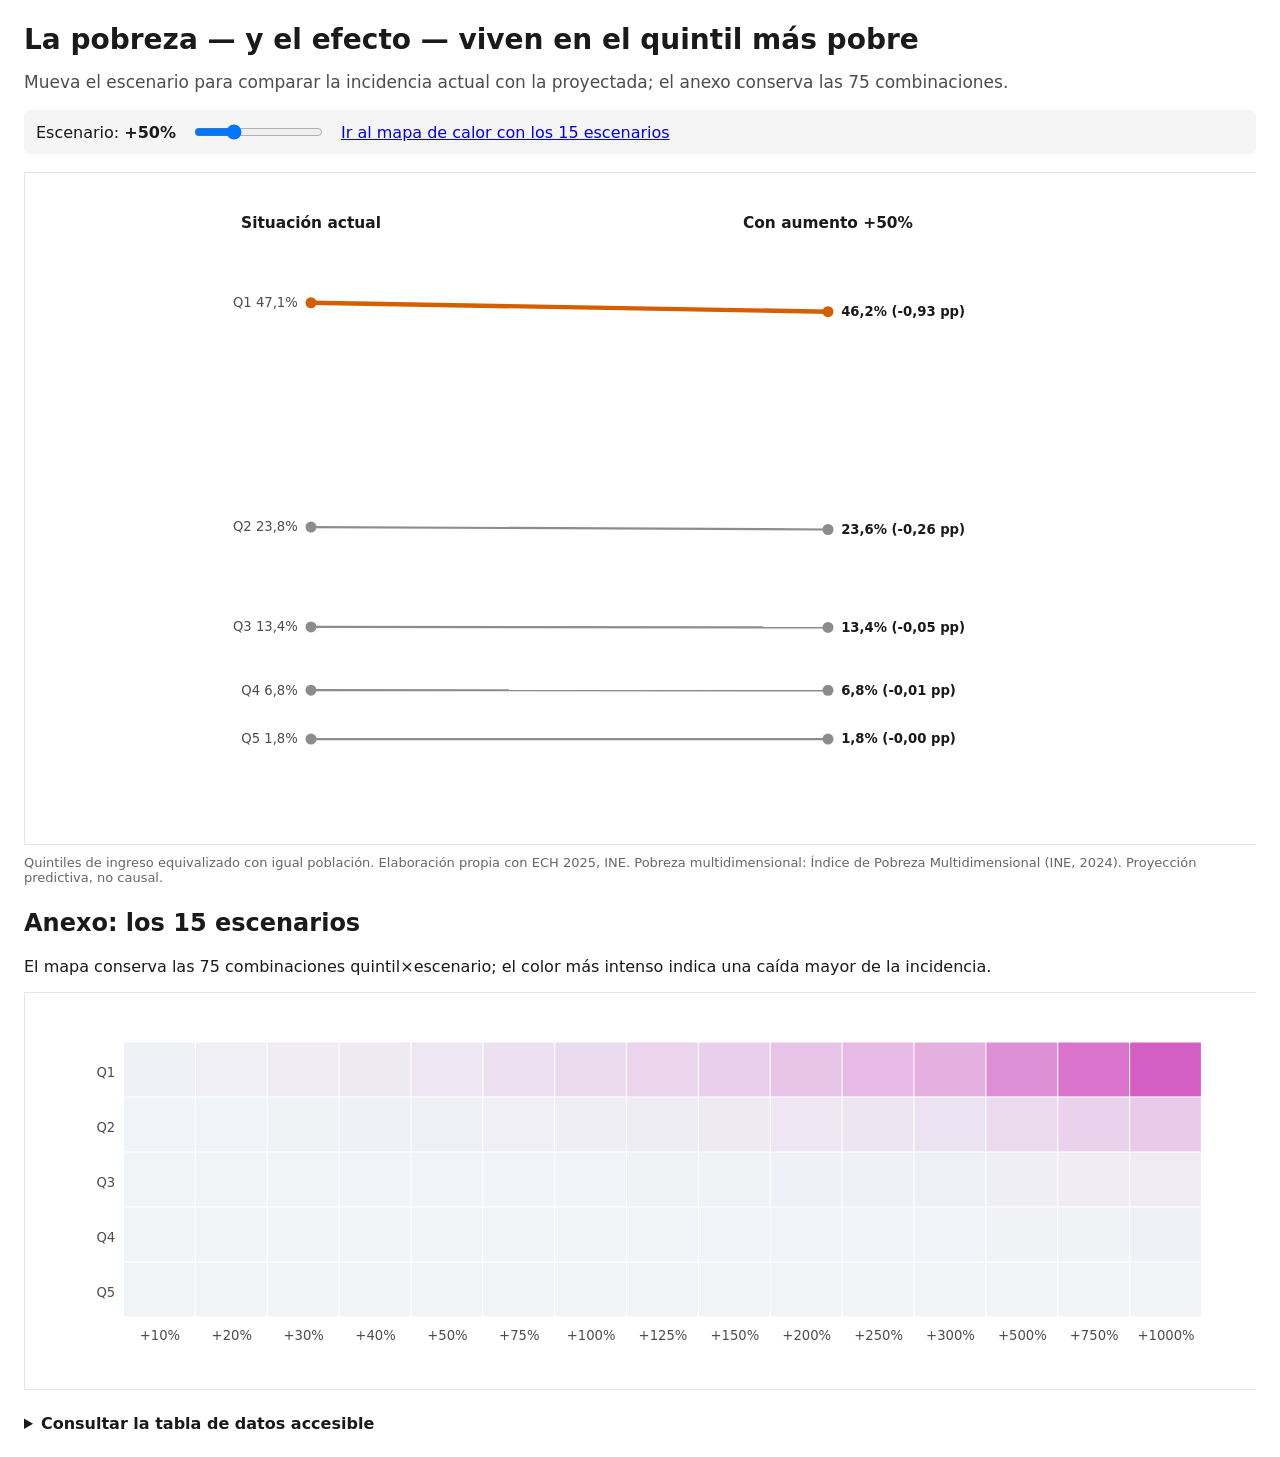
<file: site/figures/02_pobreza_y_efecto_por_quintil.html>
<!doctype html><html lang='es'><head><meta charset='utf-8'><meta name='viewport' content='width=device-width,initial-scale=1'><title>La pobreza — y el efecto — viven en el quintil más pobre</title><style>body{font-family:system-ui,-apple-system,Segoe UI,sans-serif;margin:0;color:#1A1A1A;background:#fff}.wrap{max-width:1240px;margin:auto;padding:24px}h1{font-size:28px;line-height:1.12;margin:0 0 8px}.subtitle{font-size:17px;color:#4D4D4D;max-width:1050px}.controls{display:flex;gap:16px;align-items:center;flex-wrap:wrap;margin:18px 0;padding:12px;background:#F5F5F5;border-radius:6px}.controls fieldset{border:0;padding:0;margin:0;display:flex;gap:12px}.controls legend{font-weight:700;margin-right:8px;float:left}.chart-scroll,.table-scroll{overflow-x:auto}.chart-scroll svg,#annex-chart svg{display:block;min-width:920px;width:100%;height:auto;border:1px solid #E5E5E5;background:white}.axis{stroke:#999}.zero{stroke:#777;stroke-dasharray:5 4}.label{font-size:12px;fill:#4D4D4D}.note{font-size:12px;fill:#666}.direct{font-size:12px;font-weight:700;fill:#1A1A1A}.panel-title{font-size:14px;font-weight:700;fill:#1A1A1A}.mark{cursor:crosshair}.mark:focus{outline:none;stroke:#000!important;stroke-width:4!important}.live{position:fixed;display:none;z-index:5;max-width:360px;background:#1A1A1A;color:#fff;padding:9px 11px;border-radius:5px;font-size:14px;pointer-events:none}.live.shown{display:block}.source{font-size:13px;color:#666;margin-top:10px}.data-table,.annex{margin-top:24px}.data-table summary{font-weight:700;cursor:pointer}table{border-collapse:collapse;font-size:13px;min-width:900px}th,td{border:1px solid #DDD;padding:6px;text-align:left}th{background:#F2F2F2;position:sticky;top:0}@media(max-width:600px){.wrap{padding:14px}h1{font-size:23px}.subtitle{font-size:15px}.controls{align-items:flex-start;flex-direction:column}.chart-scroll svg,#annex-chart svg{width:920px}.label,.note,.direct{font-size:12px}}</style></head><body><main class='wrap'><h1>La pobreza — y el efecto — viven en el quintil más pobre</h1><p class='subtitle'>Mueva el escenario para comparar la incidencia actual con la proyectada; el anexo conserva las 75 combinaciones.</p><div class='controls'><label for='scenario'>Escenario: <strong id='scenario-label'>+50%</strong></label><input id='scenario' type='range' min='0' max='14' value='4' step='1'> <a href='#anexo-heatmap'>Ir al mapa de calor con los 15 escenarios</a></div><div id='chart' class='chart-scroll'></div><p class='source'>Quintiles de ingreso equivalizado con igual población. Elaboración propia con ECH 2025, INE. Pobreza multidimensional: Índice de Pobreza Multidimensional (INE, 2024). Proyección predictiva, no causal.</p><section id='anexo-heatmap' class='annex'><h2>Anexo: los 15 escenarios</h2><p>El mapa conserva las 75 combinaciones quintil×escenario; el color más intenso indica una caída mayor de la incidencia.</p><div class='chart-scroll' id='annex-chart'></div></section><details class='data-table'><summary>Consultar la tabla de datos accesible</summary><div class='table-scroll'><table><thead><tr><th scope='col'>quintil</th><th scope='col'>escenario</th><th scope='col'>H_pct</th><th scope='col'>H_pct_base</th><th scope='col'>dH_pp</th><th scope='col'>tooltip</th></tr></thead><tbody><tr><td>1</td><td>  10</td><td>46.951192</td><td>47.139481</td><td>-1.882898e-01</td><td>Quintil 1 · aumento +10% · incidencia actual 47,14% · proyectada 46,95% · cambio -0,188 pp</td></tr><tr><td>1</td><td>  20</td><td>46.762297</td><td>47.139481</td><td>-3.771841e-01</td><td>Quintil 1 · aumento +20% · incidencia actual 47,14% · proyectada 46,76% · cambio -0,377 pp</td></tr><tr><td>1</td><td>  30</td><td>46.576868</td><td>47.139481</td><td>-5.626135e-01</td><td>Quintil 1 · aumento +30% · incidencia actual 47,14% · proyectada 46,58% · cambio -0,563 pp</td></tr><tr><td>1</td><td>  40</td><td>46.391462</td><td>47.139481</td><td>-7.480190e-01</td><td>Quintil 1 · aumento +40% · incidencia actual 47,14% · proyectada 46,39% · cambio -0,748 pp</td></tr><tr><td>1</td><td>  50</td><td>46.208325</td><td>47.139481</td><td>-9.311562e-01</td><td>Quintil 1 · aumento +50% · incidencia actual 47,14% · proyectada 46,21% · cambio -0,931 pp</td></tr><tr><td>1</td><td>  75</td><td>45.760235</td><td>47.139481</td><td>-1.379246e+00</td><td>Quintil 1 · aumento +75% · incidencia actual 47,14% · proyectada 45,76% · cambio -1,379 pp</td></tr><tr><td>1</td><td> 100</td><td>45.320124</td><td>47.139481</td><td>-1.819357e+00</td><td>Quintil 1 · aumento +100% · incidencia actual 47,14% · proyectada 45,32% · cambio -1,819 pp</td></tr><tr><td>1</td><td> 125</td><td>44.895091</td><td>47.139481</td><td>-2.244391e+00</td><td>Quintil 1 · aumento +125% · incidencia actual 47,14% · proyectada 44,90% · cambio -2,244 pp</td></tr><tr><td>1</td><td> 150</td><td>44.484470</td><td>47.139481</td><td>-2.655011e+00</td><td>Quintil 1 · aumento +150% · incidencia actual 47,14% · proyectada 44,48% · cambio -2,655 pp</td></tr><tr><td>1</td><td> 200</td><td>43.710729</td><td>47.139481</td><td>-3.428752e+00</td><td>Quintil 1 · aumento +200% · incidencia actual 47,14% · proyectada 43,71% · cambio -3,429 pp</td></tr><tr><td>1</td><td> 250</td><td>42.982279</td><td>47.139481</td><td>-4.157202e+00</td><td>Quintil 1 · aumento +250% · incidencia actual 47,14% · proyectada 42,98% · cambio -4,157 pp</td></tr><tr><td>1</td><td> 300</td><td>42.299301</td><td>47.139481</td><td>-4.840180e+00</td><td>Quintil 1 · aumento +300% · incidencia actual 47,14% · proyectada 42,30% · cambio -4,840 pp</td></tr><tr><td>1</td><td> 500</td><td>40.011838</td><td>47.139481</td><td>-7.127644e+00</td><td>Quintil 1 · aumento +500% · incidencia actual 47,14% · proyectada 40,01% · cambio -7,128 pp</td></tr><tr><td>1</td><td> 750</td><td>37.915551</td><td>47.139481</td><td>-9.223930e+00</td><td>Quintil 1 · aumento +750% · incidencia actual 47,14% · proyectada 37,92% · cambio -9,224 pp</td></tr><tr><td>1</td><td>1000</td><td>36.409015</td><td>47.139481</td><td>-1.073047e+01</td><td>Quintil 1 · aumento +1000% · incidencia actual 47,14% · proyectada 36,41% · cambio -10,730 pp</td></tr><tr><td>2</td><td>  10</td><td>23.761648</td><td>23.814255</td><td>-5.260658e-02</td><td>Quintil 2 · aumento +10% · incidencia actual 23,81% · proyectada 23,76% · cambio -0,053 pp</td></tr><tr><td>2</td><td>  20</td><td>23.710319</td><td>23.814255</td><td>-1.039355e-01</td><td>Quintil 2 · aumento +20% · incidencia actual 23,81% · proyectada 23,71% · cambio -0,104 pp</td></tr><tr><td>2</td><td>  30</td><td>23.658220</td><td>23.814255</td><td>-1.560347e-01</td><td>Quintil 2 · aumento +30% · incidencia actual 23,81% · proyectada 23,66% · cambio -0,156 pp</td></tr><tr><td>2</td><td>  40</td><td>23.608709</td><td>23.814255</td><td>-2.055455e-01</td><td>Quintil 2 · aumento +40% · incidencia actual 23,81% · proyectada 23,61% · cambio -0,206 pp</td></tr><tr><td>2</td><td>  50</td><td>23.557998</td><td>23.814255</td><td>-2.562566e-01</td><td>Quintil 2 · aumento +50% · incidencia actual 23,81% · proyectada 23,56% · cambio -0,256 pp</td></tr><tr><td>2</td><td>  75</td><td>23.438290</td><td>23.814255</td><td>-3.759646e-01</td><td>Quintil 2 · aumento +75% · incidencia actual 23,81% · proyectada 23,44% · cambio -0,376 pp</td></tr><tr><td>2</td><td> 100</td><td>23.319893</td><td>23.814255</td><td>-4.943615e-01</td><td>Quintil 2 · aumento +100% · incidencia actual 23,81% · proyectada 23,32% · cambio -0,494 pp</td></tr><tr><td>2</td><td> 125</td><td>23.211588</td><td>23.814255</td><td>-6.026666e-01</td><td>Quintil 2 · aumento +125% · incidencia actual 23,81% · proyectada 23,21% · cambio -0,603 pp</td></tr><tr><td>2</td><td> 150</td><td>23.104485</td><td>23.814255</td><td>-7.097700e-01</td><td>Quintil 2 · aumento +150% · incidencia actual 23,81% · proyectada 23,10% · cambio -0,710 pp</td></tr><tr><td>2</td><td> 200</td><td>22.898705</td><td>23.814255</td><td>-9.155498e-01</td><td>Quintil 2 · aumento +200% · incidencia actual 23,81% · proyectada 22,90% · cambio -0,916 pp</td></tr><tr><td>2</td><td> 250</td><td>22.711701</td><td>23.814255</td><td>-1.102554e+00</td><td>Quintil 2 · aumento +250% · incidencia actual 23,81% · proyectada 22,71% · cambio -1,103 pp</td></tr><tr><td>2</td><td> 300</td><td>22.537182</td><td>23.814255</td><td>-1.277072e+00</td><td>Quintil 2 · aumento +300% · incidencia actual 23,81% · proyectada 22,54% · cambio -1,277 pp</td></tr><tr><td>2</td><td> 500</td><td>21.928507</td><td>23.814255</td><td>-1.885747e+00</td><td>Quintil 2 · aumento +500% · incidencia actual 23,81% · proyectada 21,93% · cambio -1,886 pp</td></tr><tr><td>2</td><td> 750</td><td>21.349453</td><td>23.814255</td><td>-2.464801e+00</td><td>Quintil 2 · aumento +750% · incidencia actual 23,81% · proyectada 21,35% · cambio -2,465 pp</td></tr><tr><td>2</td><td>1000</td><td>20.904761</td><td>23.814255</td><td>-2.909494e+00</td><td>Quintil 2 · aumento +1000% · incidencia actual 23,81% · proyectada 20,90% · cambio -2,909 pp</td></tr><tr><td>3</td><td>  10</td><td>13.411903</td><td>13.422846</td><td>-1.094214e-02</td><td>Quintil 3 · aumento +10% · incidencia actual 13,42% · proyectada 13,41% · cambio -0,011 pp</td></tr><tr><td>3</td><td>  20</td><td>13.402113</td><td>13.422846</td><td>-2.073267e-02</td><td>Quintil 3 · aumento +20% · incidencia actual 13,42% · proyectada 13,40% · cambio -0,021 pp</td></tr><tr><td>3</td><td>  30</td><td>13.393368</td><td>13.422846</td><td>-2.947738e-02</td><td>Quintil 3 · aumento +30% · incidencia actual 13,42% · proyectada 13,39% · cambio -0,029 pp</td></tr><tr><td>3</td><td>  40</td><td>13.383539</td><td>13.422846</td><td>-3.930627e-02</td><td>Quintil 3 · aumento +40% · incidencia actual 13,42% · proyectada 13,38% · cambio -0,039 pp</td></tr><tr><td>3</td><td>  50</td><td>13.373121</td><td>13.422846</td><td>-4.972469e-02</td><td>Quintil 3 · aumento +50% · incidencia actual 13,42% · proyectada 13,37% · cambio -0,050 pp</td></tr><tr><td>3</td><td>  75</td><td>13.349351</td><td>13.422846</td><td>-7.349455e-02</td><td>Quintil 3 · aumento +75% · incidencia actual 13,42% · proyectada 13,35% · cambio -0,073 pp</td></tr><tr><td>3</td><td> 100</td><td>13.325805</td><td>13.422846</td><td>-9.704074e-02</td><td>Quintil 3 · aumento +100% · incidencia actual 13,42% · proyectada 13,33% · cambio -0,097 pp</td></tr><tr><td>3</td><td> 125</td><td>13.302976</td><td>13.422846</td><td>-1.198698e-01</td><td>Quintil 3 · aumento +125% · incidencia actual 13,42% · proyectada 13,30% · cambio -0,120 pp</td></tr><tr><td>3</td><td> 150</td><td>13.280760</td><td>13.422846</td><td>-1.420853e-01</td><td>Quintil 3 · aumento +150% · incidencia actual 13,42% · proyectada 13,28% · cambio -0,142 pp</td></tr><tr><td>3</td><td> 200</td><td>13.236577</td><td>13.422846</td><td>-1.862684e-01</td><td>Quintil 3 · aumento +200% · incidencia actual 13,42% · proyectada 13,24% · cambio -0,186 pp</td></tr><tr><td>3</td><td> 250</td><td>13.196576</td><td>13.422846</td><td>-2.262700e-01</td><td>Quintil 3 · aumento +250% · incidencia actual 13,42% · proyectada 13,20% · cambio -0,226 pp</td></tr><tr><td>3</td><td> 300</td><td>13.157696</td><td>13.422846</td><td>-2.651493e-01</td><td>Quintil 3 · aumento +300% · incidencia actual 13,42% · proyectada 13,16% · cambio -0,265 pp</td></tr><tr><td>3</td><td> 500</td><td>13.024439</td><td>13.422846</td><td>-3.984064e-01</td><td>Quintil 3 · aumento +500% · incidencia actual 13,42% · proyectada 13,02% · cambio -0,398 pp</td></tr><tr><td>3</td><td> 750</td><td>12.885736</td><td>13.422846</td><td>-5.371095e-01</td><td>Quintil 3 · aumento +750% · incidencia actual 13,42% · proyectada 12,89% · cambio -0,537 pp</td></tr><tr><td>3</td><td>1000</td><td>12.772768</td><td>13.422846</td><td>-6.500772e-01</td><td>Quintil 3 · aumento +1000% · incidencia actual 13,42% · proyectada 12,77% · cambio -0,650 pp</td></tr><tr><td>4</td><td>  10</td><td> 6.841590</td><td> 6.844382</td><td>-2.791725e-03</td><td>Quintil 4 · aumento +10% · incidencia actual 6,84% · proyectada 6,84% · cambio -0,003 pp</td></tr><tr><td>4</td><td>  20</td><td> 6.838916</td><td> 6.844382</td><td>-5.466235e-03</td><td>Quintil 4 · aumento +20% · incidencia actual 6,84% · proyectada 6,84% · cambio -0,005 pp</td></tr><tr><td>4</td><td>  30</td><td> 6.835604</td><td> 6.844382</td><td>-8.777862e-03</td><td>Quintil 4 · aumento +30% · incidencia actual 6,84% · proyectada 6,84% · cambio -0,009 pp</td></tr><tr><td>4</td><td>  40</td><td> 6.832682</td><td> 6.844382</td><td>-1.169981e-02</td><td>Quintil 4 · aumento +40% · incidencia actual 6,84% · proyectada 6,83% · cambio -0,012 pp</td></tr><tr><td>4</td><td>  50</td><td> 6.830099</td><td> 6.844382</td><td>-1.428287e-02</td><td>Quintil 4 · aumento +50% · incidencia actual 6,84% · proyectada 6,83% · cambio -0,014 pp</td></tr><tr><td>4</td><td>  75</td><td> 6.823939</td><td> 6.844382</td><td>-2.044321e-02</td><td>Quintil 4 · aumento +75% · incidencia actual 6,84% · proyectada 6,82% · cambio -0,020 pp</td></tr><tr><td>4</td><td> 100</td><td> 6.816635</td><td> 6.844382</td><td>-2.774724e-02</td><td>Quintil 4 · aumento +100% · incidencia actual 6,84% · proyectada 6,82% · cambio -0,028 pp</td></tr><tr><td>4</td><td> 125</td><td> 6.810017</td><td> 6.844382</td><td>-3.436533e-02</td><td>Quintil 4 · aumento +125% · incidencia actual 6,84% · proyectada 6,81% · cambio -0,034 pp</td></tr><tr><td>4</td><td> 150</td><td> 6.803192</td><td> 6.844382</td><td>-4.118991e-02</td><td>Quintil 4 · aumento +150% · incidencia actual 6,84% · proyectada 6,80% · cambio -0,041 pp</td></tr><tr><td>4</td><td> 200</td><td> 6.790003</td><td> 6.844382</td><td>-5.437869e-02</td><td>Quintil 4 · aumento +200% · incidencia actual 6,84% · proyectada 6,79% · cambio -0,054 pp</td></tr><tr><td>4</td><td> 250</td><td> 6.777516</td><td> 6.844382</td><td>-6.686613e-02</td><td>Quintil 4 · aumento +250% · incidencia actual 6,84% · proyectada 6,78% · cambio -0,067 pp</td></tr><tr><td>4</td><td> 300</td><td> 6.764867</td><td> 6.844382</td><td>-7.951467e-02</td><td>Quintil 4 · aumento +300% · incidencia actual 6,84% · proyectada 6,76% · cambio -0,080 pp</td></tr><tr><td>4</td><td> 500</td><td> 6.719572</td><td> 6.844382</td><td>-1.248100e-01</td><td>Quintil 4 · aumento +500% · incidencia actual 6,84% · proyectada 6,72% · cambio -0,125 pp</td></tr><tr><td>4</td><td> 750</td><td> 6.671798</td><td> 6.844382</td><td>-1.725837e-01</td><td>Quintil 4 · aumento +750% · incidencia actual 6,84% · proyectada 6,67% · cambio -0,173 pp</td></tr><tr><td>4</td><td>1000</td><td> 6.629951</td><td> 6.844382</td><td>-2.144313e-01</td><td>Quintil 4 · aumento +1000% · incidencia actual 6,84% · proyectada 6,63% · cambio -0,214 pp</td></tr><tr><td>5</td><td>  10</td><td> 1.758253</td><td> 1.758375</td><td>-1.219074e-04</td><td>Quintil 5 · aumento +10% · incidencia actual 1,76% · proyectada 1,76% · cambio -0,000 pp</td></tr><tr><td>5</td><td>  20</td><td> 1.758212</td><td> 1.758375</td><td>-1.626361e-04</td><td>Quintil 5 · aumento +20% · incidencia actual 1,76% · proyectada 1,76% · cambio -0,000 pp</td></tr><tr><td>5</td><td>  30</td><td> 1.758139</td><td> 1.758375</td><td>-2.357805e-04</td><td>Quintil 5 · aumento +30% · incidencia actual 1,76% · proyectada 1,76% · cambio -0,000 pp</td></tr><tr><td>5</td><td>  40</td><td> 1.758066</td><td> 1.758375</td><td>-3.089249e-04</td><td>Quintil 5 · aumento +40% · incidencia actual 1,76% · proyectada 1,76% · cambio -0,000 pp</td></tr><tr><td>5</td><td>  50</td><td> 1.757952</td><td> 1.758375</td><td>-4.227980e-04</td><td>Quintil 5 · aumento +50% · incidencia actual 1,76% · proyectada 1,76% · cambio -0,000 pp</td></tr><tr><td>5</td><td>  75</td><td> 1.757863</td><td> 1.758375</td><td>-5.122897e-04</td><td>Quintil 5 · aumento +75% · incidencia actual 1,76% · proyectada 1,76% · cambio -0,001 pp</td></tr><tr><td>5</td><td> 100</td><td> 1.757716</td><td> 1.758375</td><td>-6.585785e-04</td><td>Quintil 5 · aumento +100% · incidencia actual 1,76% · proyectada 1,76% · cambio -0,001 pp</td></tr><tr><td>5</td><td> 125</td><td> 1.757578</td><td> 1.758375</td><td>-7.968331e-04</td><td>Quintil 5 · aumento +125% · incidencia actual 1,76% · proyectada 1,76% · cambio -0,001 pp</td></tr><tr><td>5</td><td> 150</td><td> 1.757367</td><td> 1.758375</td><td>-1.008232e-03</td><td>Quintil 5 · aumento +150% · incidencia actual 1,76% · proyectada 1,76% · cambio -0,001 pp</td></tr><tr><td>5</td><td> 200</td><td> 1.756947</td><td> 1.758375</td><td>-1.428011e-03</td><td>Quintil 5 · aumento +200% · incidencia actual 1,76% · proyectada 1,76% · cambio -0,001 pp</td></tr><tr><td>5</td><td> 250</td><td> 1.756539</td><td> 1.758375</td><td>-1.836459e-03</td><td>Quintil 5 · aumento +250% · incidencia actual 1,76% · proyectada 1,76% · cambio -0,002 pp</td></tr><tr><td>5</td><td> 300</td><td> 1.756327</td><td> 1.758375</td><td>-2.047858e-03</td><td>Quintil 5 · aumento +300% · incidencia actual 1,76% · proyectada 1,76% · cambio -0,002 pp</td></tr><tr><td>5</td><td> 500</td><td> 1.755366</td><td> 1.758375</td><td>-3.009324e-03</td><td>Quintil 5 · aumento +500% · incidencia actual 1,76% · proyectada 1,76% · cambio -0,003 pp</td></tr><tr><td>5</td><td> 750</td><td> 1.754697</td><td> 1.758375</td><td>-3.677934e-03</td><td>Quintil 5 · aumento +750% · incidencia actual 1,76% · proyectada 1,75% · cambio -0,004 pp</td></tr><tr><td>5</td><td>1000</td><td> 1.754158</td><td> 1.758375</td><td>-4.216602e-03</td><td>Quintil 5 · aumento +1000% · incidencia actual 1,76% · proyectada 1,75% · cambio -0,004 pp</td></tr></tbody></table></div></details></main><div id='live' class='live' role='status' aria-live='polite'></div><script id='viz-payload' type='application/json' data-sha256='4cdc69f92ecc1e1581513ebece8b7631ba7b954e53e281d463671564bd8e0617'>{"records":[{"quintil":1,"escenario":10,"H_pct":46.9511915310596,"H_pct_base":47.1394813029425,"dH_pp":-0.188289771882886,"tooltip":"Quintil 1 · aumento +10% · incidencia actual 47,14% · proyectada 46,95% · cambio -0,188 pp"},{"quintil":1,"escenario":20,"H_pct":46.7622971931193,"H_pct_base":47.1394813029425,"dH_pp":-0.377184109823148,"tooltip":"Quintil 1 · aumento +20% · incidencia actual 47,14% · proyectada 46,76% · cambio -0,377 pp"},{"quintil":1,"escenario":30,"H_pct":46.5768677552385,"H_pct_base":47.1394813029425,"dH_pp":-0.562613547703968,"tooltip":"Quintil 1 · aumento +30% · incidencia actual 47,14% · proyectada 46,58% · cambio -0,563 pp"},{"quintil":1,"escenario":40,"H_pct":46.3914622807995,"H_pct_base":47.1394813029425,"dH_pp":-0.748019022142962,"tooltip":"Quintil 1 · aumento +40% · incidencia actual 47,14% · proyectada 46,39% · cambio -0,748 pp"},{"quintil":1,"escenario":50,"H_pct":46.2083250668747,"H_pct_base":47.1394813029425,"dH_pp":-0.931156236067764,"tooltip":"Quintil 1 · aumento +50% · incidencia actual 47,14% · proyectada 46,21% · cambio -0,931 pp"},{"quintil":1,"escenario":75,"H_pct":45.760234851018,"H_pct_base":47.1394813029425,"dH_pp":-1.3792464519245,"tooltip":"Quintil 1 · aumento +75% · incidencia actual 47,14% · proyectada 45,76% · cambio -1,379 pp"},{"quintil":1,"escenario":100,"H_pct":45.3201239039976,"H_pct_base":47.1394813029425,"dH_pp":-1.81935739894486,"tooltip":"Quintil 1 · aumento +100% · incidencia actual 47,14% · proyectada 45,32% · cambio -1,819 pp"},{"quintil":1,"escenario":125,"H_pct":44.8950906524001,"H_pct_base":47.1394813029425,"dH_pp":-2.24439065054243,"tooltip":"Quintil 1 · aumento +125% · incidencia actual 47,14% · proyectada 44,90% · cambio -2,244 pp"},{"quintil":1,"escenario":150,"H_pct":44.4844704358003,"H_pct_base":47.1394813029425,"dH_pp":-2.65501086714222,"tooltip":"Quintil 1 · aumento +150% · incidencia actual 47,14% · proyectada 44,48% · cambio -2,655 pp"},{"quintil":1,"escenario":200,"H_pct":43.7107289344628,"H_pct_base":47.1394813029425,"dH_pp":-3.42875236847971,"tooltip":"Quintil 1 · aumento +200% · incidencia actual 47,14% · proyectada 43,71% · cambio -3,429 pp"},{"quintil":1,"escenario":250,"H_pct":42.9822794527419,"H_pct_base":47.1394813029425,"dH_pp":-4.15720185020062,"tooltip":"Quintil 1 · aumento +250% · incidencia actual 47,14% · proyectada 42,98% · cambio -4,157 pp"},{"quintil":1,"escenario":300,"H_pct":42.2993012520434,"H_pct_base":47.1394813029425,"dH_pp":-4.84018005089909,"tooltip":"Quintil 1 · aumento +300% · incidencia actual 47,14% · proyectada 42,30% · cambio -4,840 pp"},{"quintil":1,"escenario":500,"H_pct":40.0118377544955,"H_pct_base":47.1394813029425,"dH_pp":-7.12764354844702,"tooltip":"Quintil 1 · aumento +500% · incidencia actual 47,14% · proyectada 40,01% · cambio -7,128 pp"},{"quintil":1,"escenario":750,"H_pct":37.9155514842473,"H_pct_base":47.1394813029425,"dH_pp":-9.2239298186952,"tooltip":"Quintil 1 · aumento +750% · incidencia actual 47,14% · proyectada 37,92% · cambio -9,224 pp"},{"quintil":1,"escenario":1000,"H_pct":36.4090145266756,"H_pct_base":47.1394813029425,"dH_pp":-10.7304667762669,"tooltip":"Quintil 1 · aumento +1000% · incidencia actual 47,14% · proyectada 36,41% · cambio -10,730 pp"},{"quintil":2,"escenario":10,"H_pct":23.7616479884977,"H_pct_base":23.814254572947,"dH_pp":-0.0526065844492862,"tooltip":"Quintil 2 · aumento +10% · incidencia actual 23,81% · proyectada 23,76% · cambio -0,053 pp"},{"quintil":2,"escenario":20,"H_pct":23.7103190613918,"H_pct_base":23.814254572947,"dH_pp":-0.1039355115552,"tooltip":"Quintil 2 · aumento +20% · incidencia actual 23,81% · proyectada 23,71% · cambio -0,104 pp"},{"quintil":2,"escenario":30,"H_pct":23.6582198339677,"H_pct_base":23.814254572947,"dH_pp":-0.156034738979322,"tooltip":"Quintil 2 · aumento +30% · incidencia actual 23,81% · proyectada 23,66% · cambio -0,156 pp"},{"quintil":2,"escenario":40,"H_pct":23.608709079392,"H_pct_base":23.814254572947,"dH_pp":-0.205545493555057,"tooltip":"Quintil 2 · aumento +40% · incidencia actual 23,81% · proyectada 23,61% · cambio -0,206 pp"},{"quintil":2,"escenario":50,"H_pct":23.5579979900767,"H_pct_base":23.814254572947,"dH_pp":-0.256256582870328,"tooltip":"Quintil 2 · aumento +50% · incidencia actual 23,81% · proyectada 23,56% · cambio -0,256 pp"},{"quintil":2,"escenario":75,"H_pct":23.4382899676592,"H_pct_base":23.814254572947,"dH_pp":-0.375964605287844,"tooltip":"Quintil 2 · aumento +75% · incidencia actual 23,81% · proyectada 23,44% · cambio -0,376 pp"},{"quintil":2,"escenario":100,"H_pct":23.3198930393867,"H_pct_base":23.814254572947,"dH_pp":-0.494361533560333,"tooltip":"Quintil 2 · aumento +100% · incidencia actual 23,81% · proyectada 23,32% · cambio -0,494 pp"},{"quintil":2,"escenario":125,"H_pct":23.2115879415748,"H_pct_base":23.814254572947,"dH_pp":-0.602666631372266,"tooltip":"Quintil 2 · aumento +125% · incidencia actual 23,81% · proyectada 23,21% · cambio -0,603 pp"},{"quintil":2,"escenario":150,"H_pct":23.1044845717024,"H_pct_base":23.814254572947,"dH_pp":-0.709770001244593,"tooltip":"Quintil 2 · aumento +150% · incidencia actual 23,81% · proyectada 23,10% · cambio -0,710 pp"},{"quintil":2,"escenario":200,"H_pct":22.8987047418958,"H_pct_base":23.814254572947,"dH_pp":-0.915549831051273,"tooltip":"Quintil 2 · aumento +200% · incidencia actual 23,81% · proyectada 22,90% · cambio -0,916 pp"},{"quintil":2,"escenario":250,"H_pct":22.7117010229804,"H_pct_base":23.814254572947,"dH_pp":-1.10255354996666,"tooltip":"Quintil 2 · aumento +250% · incidencia actual 23,81% · proyectada 22,71% · cambio -1,103 pp"},{"quintil":2,"escenario":300,"H_pct":22.5371821414042,"H_pct_base":23.814254572947,"dH_pp":-1.27707243154279,"tooltip":"Quintil 2 · aumento +300% · incidencia actual 23,81% · proyectada 22,54% · cambio -1,277 pp"},{"quintil":2,"escenario":500,"H_pct":21.928507474054,"H_pct_base":23.814254572947,"dH_pp":-1.88574709889306,"tooltip":"Quintil 2 · aumento +500% · incidencia actual 23,81% · proyectada 21,93% · cambio -1,886 pp"},{"quintil":2,"escenario":750,"H_pct":21.3494533547329,"H_pct_base":23.814254572947,"dH_pp":-2.46480121821414,"tooltip":"Quintil 2 · aumento +750% · incidencia actual 23,81% · proyectada 21,35% · cambio -2,465 pp"},{"quintil":2,"escenario":1000,"H_pct":20.9047606575161,"H_pct_base":23.814254572947,"dH_pp":-2.9094939154309,"tooltip":"Quintil 2 · aumento +1000% · incidencia actual 23,81% · proyectada 20,90% · cambio -2,909 pp"},{"quintil":3,"escenario":10,"H_pct":13.4119034350032,"H_pct_base":13.4228455762561,"dH_pp":-0.0109421412529187,"tooltip":"Quintil 3 · aumento +10% · incidencia actual 13,42% · proyectada 13,41% · cambio -0,011 pp"},{"quintil":3,"escenario":20,"H_pct":13.4021129049936,"H_pct_base":13.4228455762561,"dH_pp":-0.0207326712625218,"tooltip":"Quintil 3 · aumento +20% · incidencia actual 13,42% · proyectada 13,40% · cambio -0,021 pp"},{"quintil":3,"escenario":30,"H_pct":13.3933681923646,"H_pct_base":13.4228455762561,"dH_pp":-0.0294773838914697,"tooltip":"Quintil 3 · aumento +30% · incidencia actual 13,42% · proyectada 13,39% · cambio -0,029 pp"},{"quintil":3,"escenario":40,"H_pct":13.3835393016305,"H_pct_base":13.4228455762561,"dH_pp":-0.0393062746256341,"tooltip":"Quintil 3 · aumento +40% · incidencia actual 13,42% · proyectada 13,38% · cambio -0,039 pp"},{"quintil":3,"escenario":50,"H_pct":13.3731208817951,"H_pct_base":13.4228455762561,"dH_pp":-0.0497246944610108,"tooltip":"Quintil 3 · aumento +50% · incidencia actual 13,42% · proyectada 13,37% · cambio -0,050 pp"},{"quintil":3,"escenario":75,"H_pct":13.3493510257082,"H_pct_base":13.4228455762561,"dH_pp":-0.0734945505479185,"tooltip":"Quintil 3 · aumento +75% · incidencia actual 13,42% · proyectada 13,35% · cambio -0,073 pp"},{"quintil":3,"escenario":100,"H_pct":13.3258048321509,"H_pct_base":13.4228455762561,"dH_pp":-0.0970407441051719,"tooltip":"Quintil 3 · aumento +100% · incidencia actual 13,42% · proyectada 13,33% · cambio -0,097 pp"},{"quintil":3,"escenario":125,"H_pct":13.3029757890885,"H_pct_base":13.4228455762561,"dH_pp":-0.119869787167641,"tooltip":"Quintil 3 · aumento +125% · incidencia actual 13,42% · proyectada 13,30% · cambio -0,120 pp"},{"quintil":3,"escenario":150,"H_pct":13.2807602854112,"H_pct_base":13.4228455762561,"dH_pp":-0.142085290844882,"tooltip":"Quintil 3 · aumento +150% · incidencia actual 13,42% · proyectada 13,28% · cambio -0,142 pp"},{"quintil":3,"escenario":200,"H_pct":13.2365771366366,"H_pct_base":13.4228455762561,"dH_pp":-0.186268439619475,"tooltip":"Quintil 3 · aumento +200% · incidencia actual 13,42% · proyectada 13,24% · cambio -0,186 pp"},{"quintil":3,"escenario":250,"H_pct":13.1965755854887,"H_pct_base":13.4228455762561,"dH_pp":-0.226269990767417,"tooltip":"Quintil 3 · aumento +250% · incidencia actual 13,42% · proyectada 13,20% · cambio -0,226 pp"},{"quintil":3,"escenario":300,"H_pct":13.1576962480796,"H_pct_base":13.4228455762561,"dH_pp":-0.265149328176463,"tooltip":"Quintil 3 · aumento +300% · incidencia actual 13,42% · proyectada 13,16% · cambio -0,265 pp"},{"quintil":3,"escenario":500,"H_pct":13.0244392182214,"H_pct_base":13.4228455762561,"dH_pp":-0.398406358034668,"tooltip":"Quintil 3 · aumento +500% · incidencia actual 13,42% · proyectada 13,02% · cambio -0,398 pp"},{"quintil":3,"escenario":750,"H_pct":12.8857360800727,"H_pct_base":13.4228455762561,"dH_pp":-0.537109496183433,"tooltip":"Quintil 3 · aumento +750% · incidencia actual 13,42% · proyectada 12,89% · cambio -0,537 pp"},{"quintil":3,"escenario":1000,"H_pct":12.7727683439499,"H_pct_base":13.4228455762561,"dH_pp":-0.650077232306232,"tooltip":"Quintil 3 · aumento +1000% · incidencia actual 13,42% · proyectada 12,77% · cambio -0,650 pp"},{"quintil":4,"escenario":10,"H_pct":6.84159036489245,"H_pct_base":6.84438209030638,"dH_pp":-0.00279172541392381,"tooltip":"Quintil 4 · aumento +10% · incidencia actual 6,84% · proyectada 6,84% · cambio -0,003 pp"},{"quintil":4,"escenario":20,"H_pct":6.83891585535078,"H_pct_base":6.84438209030638,"dH_pp":-0.00546623495559384,"tooltip":"Quintil 4 · aumento +20% · incidencia actual 6,84% · proyectada 6,84% · cambio -0,005 pp"},{"quintil":4,"escenario":30,"H_pct":6.83560422831646,"H_pct_base":6.84438209030638,"dH_pp":-0.00877786198992148,"tooltip":"Quintil 4 · aumento +30% · incidencia actual 6,84% · proyectada 6,84% · cambio -0,009 pp"},{"quintil":4,"escenario":40,"H_pct":6.8326822836847,"H_pct_base":6.84438209030638,"dH_pp":-0.0116998066216745,"tooltip":"Quintil 4 · aumento +40% · incidencia actual 6,84% · proyectada 6,83% · cambio -0,012 pp"},{"quintil":4,"escenario":50,"H_pct":6.83009921552674,"H_pct_base":6.84438209030638,"dH_pp":-0.0142828747796404,"tooltip":"Quintil 4 · aumento +50% · incidencia actual 6,84% · proyectada 6,83% · cambio -0,014 pp"},{"quintil":4,"escenario":75,"H_pct":6.82393888056056,"H_pct_base":6.84438209030638,"dH_pp":-0.0204432097458227,"tooltip":"Quintil 4 · aumento +75% · incidencia actual 6,84% · proyectada 6,82% · cambio -0,020 pp"},{"quintil":4,"escenario":100,"H_pct":6.81663485491053,"H_pct_base":6.84438209030638,"dH_pp":-0.0277472353958501,"tooltip":"Quintil 4 · aumento +100% · incidencia actual 6,84% · proyectada 6,82% · cambio -0,028 pp"},{"quintil":4,"escenario":125,"H_pct":6.81001675573958,"H_pct_base":6.84438209030638,"dH_pp":-0.034365334566794,"tooltip":"Quintil 4 · aumento +125% · incidencia actual 6,84% · proyectada 6,81% · cambio -0,034 pp"},{"quintil":4,"escenario":150,"H_pct":6.80319218201712,"H_pct_base":6.84438209030638,"dH_pp":-0.0411899082892617,"tooltip":"Quintil 4 · aumento +150% · incidencia actual 6,84% · proyectada 6,80% · cambio -0,041 pp"},{"quintil":4,"escenario":200,"H_pct":6.79000339944606,"H_pct_base":6.84438209030638,"dH_pp":-0.0543786908603208,"tooltip":"Quintil 4 · aumento +200% · incidencia actual 6,84% · proyectada 6,79% · cambio -0,054 pp"},{"quintil":4,"escenario":250,"H_pct":6.77751596160669,"H_pct_base":6.84438209030638,"dH_pp":-0.0668661286996848,"tooltip":"Quintil 4 · aumento +250% · incidencia actual 6,84% · proyectada 6,78% · cambio -0,067 pp"},{"quintil":4,"escenario":300,"H_pct":6.76486742160376,"H_pct_base":6.84438209030638,"dH_pp":-0.07951466870262,"tooltip":"Quintil 4 · aumento +300% · incidencia actual 6,84% · proyectada 6,76% · cambio -0,080 pp"},{"quintil":4,"escenario":500,"H_pct":6.71957207847333,"H_pct_base":6.84438209030638,"dH_pp":-0.124810011833046,"tooltip":"Quintil 4 · aumento +500% · incidencia actual 6,84% · proyectada 6,72% · cambio -0,125 pp"},{"quintil":4,"escenario":750,"H_pct":6.67179843699786,"H_pct_base":6.84438209030638,"dH_pp":-0.172583653308515,"tooltip":"Quintil 4 · aumento +750% · incidencia actual 6,84% · proyectada 6,67% · cambio -0,173 pp"},{"quintil":4,"escenario":1000,"H_pct":6.62995074518458,"H_pct_base":6.84438209030638,"dH_pp":-0.214431345121796,"tooltip":"Quintil 4 · aumento +1000% · incidencia actual 6,84% · proyectada 6,63% · cambio -0,214 pp"},{"quintil":5,"escenario":10,"H_pct":1.75825315310546,"H_pct_base":1.75837506048928,"dH_pp":-0.000121907383825892,"tooltip":"Quintil 5 · aumento +10% · incidencia actual 1,76% · proyectada 1,76% · cambio -0,000 pp"},{"quintil":5,"escenario":20,"H_pct":1.75821242442903,"H_pct_base":1.75837506048928,"dH_pp":-0.000162636060250687,"tooltip":"Quintil 5 · aumento +20% · incidencia actual 1,76% · proyectada 1,76% · cambio -0,000 pp"},{"quintil":5,"escenario":30,"H_pct":1.75813927999874,"H_pct_base":1.75837506048928,"dH_pp":-0.0002357804905464,"tooltip":"Quintil 5 · aumento +30% · incidencia actual 1,76% · proyectada 1,76% · cambio -0,000 pp"},{"quintil":5,"escenario":40,"H_pct":1.75806613556844,"H_pct_base":1.75837506048928,"dH_pp":-0.000308924920841669,"tooltip":"Quintil 5 · aumento +40% · incidencia actual 1,76% · proyectada 1,76% · cambio -0,000 pp"},{"quintil":5,"escenario":50,"H_pct":1.75795226246172,"H_pct_base":1.75837506048928,"dH_pp":-0.000422798027561733,"tooltip":"Quintil 5 · aumento +50% · incidencia actual 1,76% · proyectada 1,76% · cambio -0,000 pp"},{"quintil":5,"escenario":75,"H_pct":1.75786277083177,"H_pct_base":1.75837506048928,"dH_pp":-0.000512289657516929,"tooltip":"Quintil 5 · aumento +75% · incidencia actual 1,76% · proyectada 1,76% · cambio -0,001 pp"},{"quintil":5,"escenario":100,"H_pct":1.75771648197117,"H_pct_base":1.75837506048928,"dH_pp":-0.000658578518108133,"tooltip":"Quintil 5 · aumento +100% · incidencia actual 1,76% · proyectada 1,76% · cambio -0,001 pp"},{"quintil":5,"escenario":125,"H_pct":1.75757822738769,"H_pct_base":1.75837506048928,"dH_pp":-0.000796833101593508,"tooltip":"Quintil 5 · aumento +125% · incidencia actual 1,76% · proyectada 1,76% · cambio -0,001 pp"},{"quintil":5,"escenario":150,"H_pct":1.75736682837391,"H_pct_base":1.75837506048928,"dH_pp":-0.00100823211537415,"tooltip":"Quintil 5 · aumento +150% · incidencia actual 1,76% · proyectada 1,76% · cambio -0,001 pp"},{"quintil":5,"escenario":200,"H_pct":1.75694704900538,"H_pct_base":1.75837506048928,"dH_pp":-0.00142801148390781,"tooltip":"Quintil 5 · aumento +200% · incidencia actual 1,76% · proyectada 1,76% · cambio -0,001 pp"},{"quintil":5,"escenario":250,"H_pct":1.75653860121842,"H_pct_base":1.75837506048928,"dH_pp":-0.00183645927085951,"tooltip":"Quintil 5 · aumento +250% · incidencia actual 1,76% · proyectada 1,76% · cambio -0,002 pp"},{"quintil":5,"escenario":300,"H_pct":1.75632720220464,"H_pct_base":1.75837506048928,"dH_pp":-0.00204785828464016,"tooltip":"Quintil 5 · aumento +300% · incidencia actual 1,76% · proyectada 1,76% · cambio -0,002 pp"},{"quintil":5,"escenario":500,"H_pct":1.75536573608375,"H_pct_base":1.75837506048928,"dH_pp":-0.00300932440553336,"tooltip":"Quintil 5 · aumento +500% · incidencia actual 1,76% · proyectada 1,76% · cambio -0,003 pp"},{"quintil":5,"escenario":750,"H_pct":1.75469712632949,"H_pct_base":1.75837506048928,"dH_pp":-0.00367793415979589,"tooltip":"Quintil 5 · aumento +750% · incidencia actual 1,76% · proyectada 1,75% · cambio -0,004 pp"},{"quintil":5,"escenario":1000,"H_pct":1.75415845823616,"H_pct_base":1.75837506048928,"dH_pp":-0.00421660225312714,"tooltip":"Quintil 5 · aumento +1000% · incidencia actual 1,76% · proyectada 1,75% · cambio -0,004 pp"}],"spec":{"kind":"quintiles","title":"La pobreza — y el efecto — viven en el quintil más pobre","subtitle":"Mueva el escenario para comparar la incidencia actual con la proyectada; el anexo conserva las 75 combinaciones.","note":"Quintiles de ingreso equivalizado con igual población."}}</script><script>const box=document.getElementById('viz-payload');
const payload=JSON.parse(box.textContent), d=payload.records, s=payload.spec;
const NS='http://www.w3.org/2000/svg', chart=document.getElementById('chart'), live=document.getElementById('live');
const C={national:'#0072B2',benefit:'#D55E00',money:'#009E73',context:'#8C8C8C',light:'#D9D9D9',ink:'#1A1A1A',yellow:'#E69F00',purple:'#CC79A7'};
const el=(n,a={})=>{const z=document.createElementNS(NS,n);Object.entries(a).forEach(([k,v])=>z.setAttribute(k,v));return z};
const svg=(h=660)=>{chart.replaceChildren();const z=el('svg',{viewBox:`0 0 1120 ${h}`,role:'img','aria-label':s.title});chart.appendChild(z);return z};
const txt=(g,x,y,t,cls='label',anchor='start')=>{const z=el('text',{x,y,class:cls,'text-anchor':anchor});z.textContent=t;g.appendChild(z);return z};
const line=(g,x1,y1,x2,y2,a={})=>{const z=el('line',{x1,y1,x2,y2,...a});g.appendChild(z);return z};
const scale=(v,a,b,c,e)=>c+(+v-a)*(e-c)/(b-a||1);
const fmt=(v,n=2)=>Number(v).toLocaleString('es-UY',{minimumFractionDigits:n,maximumFractionDigits:n});
function wire(z,r){const label=r.tooltip||r.aria||'Dato de la figura';z.classList.add('mark');z.setAttribute('tabindex','0');z.setAttribute('role','img');z.setAttribute('aria-label',label);
 const show=e=>{live.textContent=label;live.classList.add('shown');const p=e&&e.clientX?e:{clientX:90,clientY:90};live.style.left=(p.clientX+12)+'px';live.style.top=(p.clientY+12)+'px'};
 z.addEventListener('pointerenter',show);z.addEventListener('pointermove',show);z.addEventListener('focus',show);z.addEventListener('keydown',e=>{if(e.key==='Enter'||e.key===' '){e.preventDefault();show(e)}});
 ['pointerleave','blur'].forEach(q=>z.addEventListener(q,()=>live.classList.remove('shown')));}
function polygon(g,pts,fill,opacity){const z=el('polygon',{points:pts.map(p=>p.join(',')).join(' '),fill,opacity});g.appendChild(z)}
function axes(g,ox,oy,w,h,xmin,xmax,ymin,ymax){line(g,ox,oy+h,ox+w,oy+h,{class:'axis'});line(g,ox,oy,ox,oy+h,{class:'axis'});if(ymin<=0&&ymax>=0)line(g,ox,scale(0,ymin,ymax,oy+h,oy),ox+w,scale(0,ymin,ymax,oy+h,oy),{class:'zero'});txt(g,ox,oy+h+20,fmt(xmin,0),'label');txt(g,ox+w,oy+h+20,fmt(xmax,0),'label','end');txt(g,ox-8,oy+5,fmt(ymax,2),'label','end');txt(g,ox-8,oy+h,fmt(ymin,2),'label','end');}
function renderDose(){const g=svg(900),metrics=[...new Set(d.map(r=>r.metrica_rotulo))],lenses=[...new Set(d.map(r=>r.lente))],w=485,h=220;
 metrics.forEach((m,mi)=>lenses.forEach((l,li)=>{const q=d.filter(r=>r.metrica_rotulo===m&&r.lente===l).sort((a,b)=>a.escenario-b.escenario),ox=85+li*535,oy=55+mi*275,xmin=0,xmax=1000;const ys=q.flatMap(r=>[r.mc_inferior,r.mc_superior,r.diseno_inferior,r.diseno_superior]);let ymin=Math.min(0,...ys),ymax=Math.max(0,...ys);const col=l==='País'?C.national:C.benefit;
 const shade=el('rect',{x:scale(300,xmin,xmax,ox,ox+w),y:oy,width:scale(1000,xmin,xmax,ox,ox+w)-scale(300,xmin,xmax,ox,ox+w),height:h,fill:'#EFEFEF'});g.appendChild(shade);txt(g,scale(650,xmin,xmax,ox,ox+w),oy+16,'zona tendencial','note','middle');axes(g,ox,oy,w,h,xmin,xmax,ymin,ymax);txt(g,ox,oy-17,`${m} — ${l}`,'panel-title');
 [['mc_inferior','mc_superior',.13,'mc'],['diseno_inferior','diseno_superior',.30,'design']].forEach(([lo,hi,op,id])=>{if(document.getElementById(id).checked){const top=q.map(r=>[scale(r.escenario,xmin,xmax,ox,ox+w),scale(r[hi],ymin,ymax,oy+h,oy)]),bot=[...q].reverse().map(r=>[scale(r.escenario,xmin,xmax,ox,ox+w),scale(r[lo],ymin,ymax,oy+h,oy)]);polygon(g,top.concat(bot),col,op)}});
 const pts=q.map(r=>[scale(r.escenario,xmin,xmax,ox,ox+w),scale(r.estimacion_mc,ymin,ymax,oy+h,oy)]);const p=el('polyline',{points:pts.map(z=>z.join(',')).join(' '),fill:'none',stroke:col,'stroke-width':2});g.appendChild(p);q.forEach((r,i)=>{const z=el('circle',{cx:pts[i][0],cy:pts[i][1],r:5,fill:col});wire(z,r);g.appendChild(z);if(r.escenario===50)txt(g,pts[i][0]+7,pts[i][1]-8,`${fmt(r.estimacion_mc,2)} pp`,'direct')})}));}
function renderQuintiles(){const scenarios=[...new Set(d.map(r=>+r.escenario))].filter(x=>x>0).sort((a,b)=>a-b),slider=document.getElementById('scenario');slider.max=scenarios.length-1;let idx=Math.max(0,scenarios.indexOf(50));if(+slider.value>=scenarios.length)slider.value=idx;const chosen=scenarios[+slider.value];document.getElementById('scenario-label').textContent=`+${chosen}%`;const q=d.filter(r=>+r.escenario===chosen),g=svg(610),ox1=260,ox2=730,top=85,bottom=530,ymin=0,ymax=Math.max(...q.map(r=>r.H_pct_base))*1.08;txt(g,ox1,50,'Situación actual','panel-title','middle');txt(g,ox2,50,`Con aumento +${chosen}%`,'panel-title','middle');
 q.forEach(r=>{const y1=scale(r.H_pct_base,ymin,ymax,bottom,top),y2=scale(r.H_pct,ymin,ymax,bottom,top),col=+r.quintil===1?C.benefit:C.context;const z=line(g,ox1,y1,ox2,y2,{stroke:col,'stroke-width':+r.quintil===1?4:2});wire(z,r);[ [ox1,y1],[ox2,y2] ].forEach(p=>g.appendChild(el('circle',{cx:p[0],cy:p[1],r:5,fill:col})));txt(g,ox1-12,y1+4,`Q${r.quintil}  ${fmt(r.H_pct_base,1)}%`,'label','end');txt(g,ox2+12,y2+4,`${fmt(r.H_pct,1)}%  (${fmt(r.dH_pp,2)} pp)`,'direct')});renderQuintileHeat(scenarios);}
function renderQuintileHeat(scenarios){const host=document.getElementById('annex-chart');host.replaceChildren();const g=el('svg',{viewBox:'0 0 1120 360',role:'img','aria-label':'Mapa de calor de quintiles y escenarios'});host.appendChild(g);const qs=[1,2,3,4,5],ox=90,oy=45,w=980,h=250,cw=w/scenarios.length,ch=h/5,max=Math.max(...d.map(r=>Math.abs(r.dH_pp)));scenarios.forEach((e,i)=>qs.forEach((q,j)=>{const r=d.find(z=>+z.escenario===e&&+z.quintil===q),t=Math.abs(r.dH_pp)/(max||1),fill=`rgb(${Math.round(240-27*t)},${Math.round(244-150*t)},${Math.round(247-50*t)})`,z=el('rect',{x:ox+i*cw,y:oy+j*ch,width:cw-1,height:ch-1,fill});wire(z,r);g.appendChild(z)}));scenarios.forEach((e,i)=>txt(g,ox+(i+.5)*cw,oy+h+20,`+${e}%`,'label','middle'));qs.forEach((q,j)=>txt(g,ox-8,oy+(j+.62)*ch,`Q${q}`,'label','end'));}
function renderIndicators(){const cat=document.getElementById('category').value,q=d.filter(r=>cat==='all'||r.categoria===cat),g=svg(Math.max(620,q.length*35+120)),ox=290,oy=55,w=740,row=35,xmax=Math.max(1,...d.map(r=>+r.reduccion_total_0_30_pp));if(!q.length){txt(g,560,120,'No hay indicadores FLUJO en esta corrida.','panel-title','middle');return}q.sort((a,b)=>a.reduccion_total_0_30_pp-b.reduccion_total_0_30_pp).forEach((r,i)=>{const y=oy+i*row+15,x=scale(r.reduccion_total_0_30_pp,0,xmax,ox,ox+w),col=r.categoria==='STOCK'?C.context:r.categoria==='FLUJO'?C.benefit:C.national;txt(g,ox-10,y+4,r.indicador_rotulo,'label','end');line(g,ox,y,x,y,{stroke:'#C9C9C9','stroke-width':3});const rad=1.15*Math.sqrt(100*r.prevalencia_predicha_base),z=el('circle',{cx:x,cy:y,r:rad,fill:col});wire(z,r);g.appendChild(z);const hit=el('circle',{cx:x,cy:y,r:Math.max(12,rad),fill:'transparent'});wire(hit,r);g.appendChild(hit)});line(g,ox,oy+q.length*row+8,ox+w,oy+q.length*row+8,{class:'axis'});txt(g,ox,oy+q.length*row+30,'0 pp','label');txt(g,ox+w,oy+q.length*row+30,`${fmt(xmax,2)} pp`,'label','end');}
function renderDecomp(){const level=document.querySelector('input[name=level]:checked').value,q=d.filter(r=>r.nivel===level),panels=[...new Set(q.map(r=>r.panel))],g=svg(level==='dimension'?570:760),pw=330,ph=level==='dimension'?370:590;panels.forEach((p,pi)=>{const a=q.filter(r=>r.panel===p),ox=55+pi*355,oy=65,max=Math.max(...a.map(r=>Math.max(Math.abs(r.valor||0),Math.abs(r.bajo||0),Math.abs(r.alto||0))),.001),row=ph/a.length;txt(g,ox,35,p,'panel-title');a.forEach((r,i)=>{const y=oy+(i+.55)*row,x0=scale(0,-max,max,ox,ox+pw),x=scale(r.valor,-max,max,ox,ox+pw);txt(g,ox,y-4,r.rotulo,'label');if(Number.isFinite(+r.bajo)&&Number.isFinite(+r.alto))line(g,scale(r.bajo,-max,max,ox,ox+pw),y+8,scale(r.alto,-max,max,ox,ox+pw),y+8,{stroke:C.benefit,'stroke-width':5,opacity:.45});const z=el('circle',{cx:x,cy:y+8,r:5,fill:p.includes('actual')?C.national:C.benefit});wire(z,r);g.appendChild(z)});line(g,scale(0,-max,max,ox,ox+pw),oy-10,scale(0,-max,max,ox,ox+pw),oy+ph,{class:'zero'})});}
function renderMosaic(){const cut=document.getElementById('cut').value,unit=document.getElementById('unit').value,q=d.filter(r=>r.elegibilidad===cut&&r.unidad===unit),g=svg(650),ox=110,oy=65,w=880,h=470;txt(g,ox,35,`${s.cut_labels[cut]} — ${unit}`,'panel-title');q.forEach(r=>{const eligible=!r.cuadrante.toLowerCase().includes('no elegible'),z=el('rect',{x:ox+r.xmin*w,y:oy+(1-r.ymax)*h,width:(r.xmax-r.xmin)*w,height:(r.ymax-r.ymin)*h,fill:eligible?C.national:C.light,stroke:'white','stroke-width':3});wire(z,r);g.appendChild(z);const area=(r.xmax-r.xmin)*(r.ymax-r.ymin);if(area>.035){const t=txt(g,ox+(r.xmin+r.xmax)*w/2,oy+(1-(r.ymin+r.ymax)/2)*h,`${r.cuadrante}: ${fmt(100*r.proporcion,1)}%`,'direct','middle');if(eligible)t.setAttribute('fill','white')}});txt(g,ox+w/2,oy+h+32,'Pobreza IPM: pobre a la izquierda; no pobre a la derecha','label','middle');if(cut==='pe_tus23')txt(g,ox,oy+h+58,s.ic_note,'note');}
function renderBono(){const lens=document.querySelector('input[name=lens]:checked').value,q=d.filter(r=>r.lente===lens),g=svg(480),ox=260,oy=80,w=730,row=105;const vals=q.flatMap(r=>[r.mc_p2_5,r.mc_p97_5,r.diseno_inferior,r.diseno_superior]);let xmin=Math.min(...vals),xmax=Math.max(0,...vals);txt(g,ox,40,lens,'panel-title');q.forEach((r,i)=>{const y=oy+i*row+25;txt(g,ox-15,y+4,r.metrica_rotulo,'label','end');line(g,scale(r.mc_p2_5,xmin,xmax,ox,ox+w),y,scale(r.mc_p97_5,xmin,xmax,ox,ox+w),y,{stroke:C.benefit,'stroke-width':5,opacity:.35});line(g,scale(r.diseno_inferior,xmin,xmax,ox,ox+w),y,scale(r.diseno_superior,xmin,xmax,ox,ox+w),y,{stroke:C.national,'stroke-width':10});const z=el('circle',{cx:scale(r.estimacion,xmin,xmax,ox,ox+w),cy:y,r:6,fill:C.ink});wire(z,r);g.appendChild(z);txt(g,scale(r.estimacion,xmin,xmax,ox,ox+w)+8,y-10,fmt(r.estimacion,3),'direct')});line(g,scale(0,xmin,xmax,ox,ox+w),oy-25,scale(0,xmin,xmax,ox,ox+w),oy+q.length*row,{class:'zero'});}
function renderPolicy(){const g=svg(710),eff=d.filter(r=>r.tipo==='eficiencia'),pairs=d.filter(r=>r.tipo==='contraste'),ox=80,oy=85,w=430,h=500;txt(g,ox,45,'A. Frontera costo–efecto','panel-title');const xmax=Math.max(...eff.map(r=>r.costo)),ymax=Math.max(...eff.map(r=>r.reduccion));const pts=eff.map(r=>[scale(r.costo,0,xmax,ox,ox+w),scale(r.reduccion,0,ymax,oy+h,oy)]);g.appendChild(el('polyline',{points:pts.map(p=>p.join(',')).join(' '),fill:'none',stroke:C.context,'stroke-width':2}));eff.forEach((r,i)=>{const z=el('circle',{cx:pts[i][0],cy:pts[i][1],r:6,fill:C.national});wire(z,r);g.appendChild(z);txt(g,pts[i][0],pts[i][1]-11,`+${r.escenario}%`,'label','middle')});axes(g,ox,oy,w,h,0,xmax,0,ymax);const ox2=675,w2=385,row=45,vals=pairs.flatMap(r=>[r.p2_5,r.p97_5]),xmin=Math.min(...vals),xxmax=Math.max(...vals);txt(g,ox2,45,'B. Diez contrastes pareados a–e','panel-title');pairs.forEach((r,i)=>{const y=oy+i*row+12;txt(g,ox2-10,y+4,r.etiqueta,'label','end');line(g,scale(r.p2_5,xmin,xxmax,ox2,ox2+w2),y,scale(r.p97_5,xmin,xxmax,ox2,ox2+w2),y,{stroke:C.national,'stroke-width':4});const z=el('circle',{cx:scale(r.media,xmin,xxmax,ox2,ox2+w2),cy:y,r:5,fill:C.national});wire(z,r);g.appendChild(z)});line(g,scale(0,xmin,xxmax,ox2,ox2+w2),oy-10,scale(0,xmin,xxmax,ox2,ox2+w2),oy+pairs.length*row+15,{class:'zero'});}
function renderSensitivity(){const panels=[...new Set(d.map(r=>r.panel))],g=svg(520),pw=330,ox0=65;panels.forEach((p,pi)=>{const q=d.filter(r=>r.panel===p),ox=ox0+pi*355,oy=85,row=95,vals=q.flatMap(r=>[r.bajo,r.alto]),xmin=Math.min(0,...vals),xmax=Math.max(0,...vals);txt(g,ox,42,p,'panel-title');q.forEach((r,i)=>{const y=oy+i*row+20;txt(g,ox,y-12,r.alternativa,'label');line(g,scale(r.bajo,xmin,xmax,ox,ox+pw),y,scale(r.alto,xmin,xmax,ox,ox+pw),y,{stroke:C.national,'stroke-width':5});const z=el('circle',{cx:scale(r.valor,xmin,xmax,ox,ox+pw),cy:y,r:6,fill:C.national});wire(z,r);g.appendChild(z)});line(g,scale(0,xmin,xmax,ox,ox+pw),oy-25,scale(0,xmin,xmax,ox,ox+pw),oy+q.length*row,{class:'zero'})});}
function renderCluster(){const g=svg(480),bars=[...new Set(d.map(r=>r.barra))],ox=270,w=760;bars.forEach((b,bi)=>{const q=d.filter(r=>r.barra===b),y=115+bi*180;txt(g,ox-15,y+25,b,'panel-title','end');let acc=0;q.forEach(r=>{const ww=w*r.proporcion,z=el('rect',{x:ox+acc*w,y,width:ww,height:60,fill:r.segmento.includes('Cluster')?C.national:r.segmento.startsWith('Con ')?C.benefit:r.segmento.startsWith('Sin ')?C.context:C.light,stroke:'white','stroke-width':2});wire(z,r);g.appendChild(z);if(ww>110)txt(g,ox+acc*w+ww/2,y+27,`${r.segmento}`,'direct','middle');if(ww>80)txt(g,ox+acc*w+ww/2,y+47,`${fmt(100*r.proporcion,1)}%`,'label','middle');acc+=r.proporcion})});txt(g,ox,430,`Score vulnerable ${fmt(d[0].score_vulnerable,3)} · ${fmt(d[0].ratio,1)} veces el promedio de los otros grupos`,'note');}
function renderCurves(){const g=svg(620),lenses=[...new Set(d.map(r=>r.lente))],w=485,h=430;lenses.forEach((l,li)=>{const q=d.filter(r=>r.lente===l),groups=[...new Set(q.map(r=>r.medida))],ox=80+li*540,oy=75,xmin=0,xmax=1000,ys=q.map(r=>+r.cambio),ymin=Math.min(0,...ys),ymax=Math.max(0,...ys);txt(g,ox,38,l,'panel-title');axes(g,ox,oy,w,h,xmin,xmax,ymin,ymax);groups.forEach((m,mi)=>{const a=q.filter(r=>r.medida===m).sort((u,v)=>u.escenario-v.escenario),col=m==='IPM'?C.national:C.money,pts=a.map(r=>[scale(r.escenario,xmin,xmax,ox,ox+w),scale(r.cambio,ymin,ymax,oy+h,oy)]);g.appendChild(el('polyline',{points:pts.map(p=>p.join(',')).join(' '),fill:'none',stroke:col,'stroke-width':3}));a.forEach((r,i)=>{const z=el('circle',{cx:pts[i][0],cy:pts[i][1],r:5,fill:col});wire(z,r);g.appendChild(z);if(+r.escenario===50)txt(g,pts[i][0]+7,pts[i][1]-7,`${m}: ${fmt(r.cambio,2)} pp`,'direct')})})});}
function render(){if(s.kind==='dosis')renderDose();else if(s.kind==='quintiles')renderQuintiles();else if(s.kind==='indicadores')renderIndicators();else if(s.kind==='descomposicion')renderDecomp();else if(s.kind==='mosaico')renderMosaic();else if(s.kind==='bono')renderBono();else if(s.kind==='politica')renderPolicy();else if(s.kind==='sensibilidad')renderSensitivity();else if(s.kind==='cluster')renderCluster();else renderCurves();}
document.querySelectorAll('.controls input,.controls select').forEach(z=>z.addEventListener('input',render));render();</script></body></html>
</file>
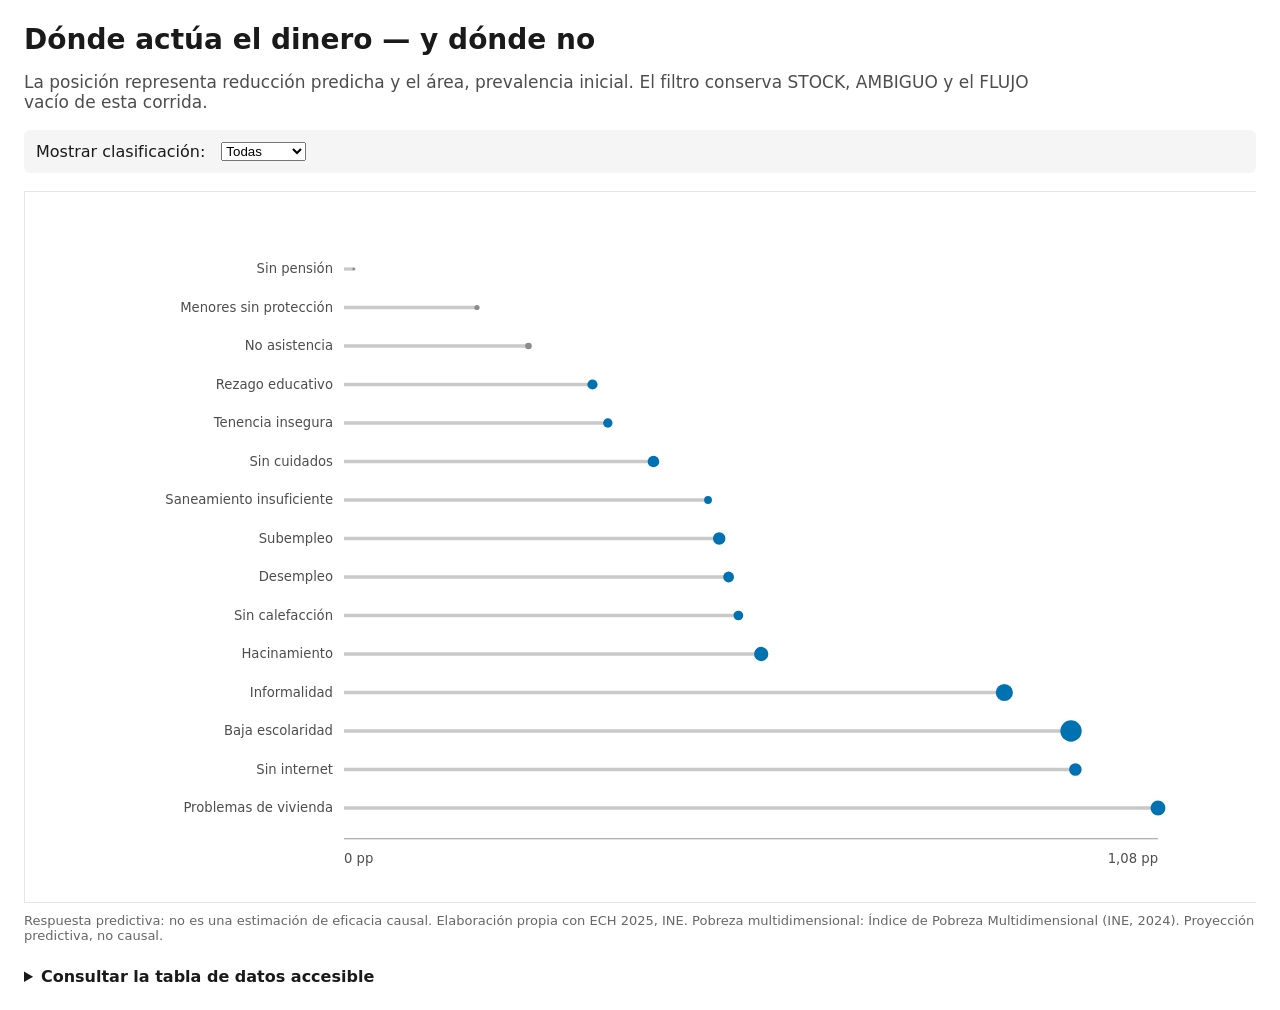
<file: site/figures/03_donde_actua_el_dinero.html>
<!doctype html><html lang='es'><head><meta charset='utf-8'><meta name='viewport' content='width=device-width,initial-scale=1'><title>Dónde actúa el dinero — y dónde no</title><style>body{font-family:system-ui,-apple-system,Segoe UI,sans-serif;margin:0;color:#1A1A1A;background:#fff}.wrap{max-width:1240px;margin:auto;padding:24px}h1{font-size:28px;line-height:1.12;margin:0 0 8px}.subtitle{font-size:17px;color:#4D4D4D;max-width:1050px}.controls{display:flex;gap:16px;align-items:center;flex-wrap:wrap;margin:18px 0;padding:12px;background:#F5F5F5;border-radius:6px}.controls fieldset{border:0;padding:0;margin:0;display:flex;gap:12px}.controls legend{font-weight:700;margin-right:8px;float:left}.chart-scroll,.table-scroll{overflow-x:auto}.chart-scroll svg,#annex-chart svg{display:block;min-width:920px;width:100%;height:auto;border:1px solid #E5E5E5;background:white}.axis{stroke:#999}.zero{stroke:#777;stroke-dasharray:5 4}.label{font-size:12px;fill:#4D4D4D}.note{font-size:12px;fill:#666}.direct{font-size:12px;font-weight:700;fill:#1A1A1A}.panel-title{font-size:14px;font-weight:700;fill:#1A1A1A}.mark{cursor:crosshair}.mark:focus{outline:none;stroke:#000!important;stroke-width:4!important}.live{position:fixed;display:none;z-index:5;max-width:360px;background:#1A1A1A;color:#fff;padding:9px 11px;border-radius:5px;font-size:14px;pointer-events:none}.live.shown{display:block}.source{font-size:13px;color:#666;margin-top:10px}.data-table,.annex{margin-top:24px}.data-table summary{font-weight:700;cursor:pointer}table{border-collapse:collapse;font-size:13px;min-width:900px}th,td{border:1px solid #DDD;padding:6px;text-align:left}th{background:#F2F2F2;position:sticky;top:0}@media(max-width:600px){.wrap{padding:14px}h1{font-size:23px}.subtitle{font-size:15px}.controls{align-items:flex-start;flex-direction:column}.chart-scroll svg,#annex-chart svg{width:920px}.label,.note,.direct{font-size:12px}}</style></head><body><main class='wrap'><h1>Dónde actúa el dinero — y dónde no</h1><p class='subtitle'>La posición representa reducción predicha y el área, prevalencia inicial. El filtro conserva STOCK, AMBIGUO y el FLUJO vacío de esta corrida.</p><div class='controls'><label for='category'>Mostrar clasificación:</label> <select id='category'><option value='all'>Todas</option><option value='STOCK'>STOCK</option><option value='AMBIGUO'>AMBIGUO</option><option value='FLUJO'>FLUJO</option></select></div><div id='chart' class='chart-scroll'></div><p class='source'>Respuesta predictiva: no es una estimación de eficacia causal. Elaboración propia con ECH 2025, INE. Pobreza multidimensional: Índice de Pobreza Multidimensional (INE, 2024). Proyección predictiva, no causal.</p><details class='data-table'><summary>Consultar la tabla de datos accesible</summary><div class='table-scroll'><table><thead><tr><th scope='col'>indicador_rotulo</th><th scope='col'>categoria</th><th scope='col'>categoria_rotulo</th><th scope='col'>prevalencia_predicha_base</th><th scope='col'>reduccion_total_0_30_pp</th><th scope='col'>monotona</th><th scope='col'>tooltip</th></tr></thead><tbody><tr><td>No asistencia</td><td>STOCK</td><td>Baja respuesta (STOCK)</td><td>0.06930165</td><td>0.24535976</td><td>TRUE</td><td>No asistencia · Baja respuesta (STOCK) · prevalencia inicial 6,93% · reducción hasta +30% 0,245 pp</td></tr><tr><td>Rezago educativo</td><td>AMBIGUO</td><td>Respuesta intermedia (AMBIGUO)</td><td>0.16295948</td><td>0.33053073</td><td>TRUE</td><td>Rezago educativo · Respuesta intermedia (AMBIGUO) · prevalencia inicial 16,30% · reducción hasta +30% 0,331 pp</td></tr><tr><td>Baja escolaridad</td><td>AMBIGUO</td><td>Respuesta intermedia (AMBIGUO)</td><td>0.71354698</td><td>0.96706664</td><td>TRUE</td><td>Baja escolaridad · Respuesta intermedia (AMBIGUO) · prevalencia inicial 71,35% · reducción hasta +30% 0,967 pp</td></tr><tr><td>Tenencia insegura</td><td>AMBIGUO</td><td>Respuesta intermedia (AMBIGUO)</td><td>0.13822099</td><td>0.35094746</td><td>TRUE</td><td>Tenencia insegura · Respuesta intermedia (AMBIGUO) · prevalencia inicial 13,82% · reducción hasta +30% 0,351 pp</td></tr><tr><td>Hacinamiento</td><td>AMBIGUO</td><td>Respuesta intermedia (AMBIGUO)</td><td>0.31967845</td><td>0.55494398</td><td>TRUE</td><td>Hacinamiento · Respuesta intermedia (AMBIGUO) · prevalencia inicial 31,97% · reducción hasta +30% 0,555 pp</td></tr><tr><td>Problemas de vivienda</td><td>AMBIGUO</td><td>Respuesta intermedia (AMBIGUO)</td><td>0.34770616</td><td>1.08277299</td><td>TRUE</td><td>Problemas de vivienda · Respuesta intermedia (AMBIGUO) · prevalencia inicial 34,77% · reducción hasta +30% 1,083 pp</td></tr><tr><td>Sin internet</td><td>AMBIGUO</td><td>Respuesta intermedia (AMBIGUO)</td><td>0.24612989</td><td>0.97288406</td><td>TRUE</td><td>Sin internet · Respuesta intermedia (AMBIGUO) · prevalencia inicial 24,61% · reducción hasta +30% 0,973 pp</td></tr><tr><td>Sin calefacción</td><td>AMBIGUO</td><td>Respuesta intermedia (AMBIGUO)</td><td>0.14842282</td><td>0.52458356</td><td>TRUE</td><td>Sin calefacción · Respuesta intermedia (AMBIGUO) · prevalencia inicial 14,84% · reducción hasta +30% 0,525 pp</td></tr><tr><td>Saneamiento insuficiente</td><td>AMBIGUO</td><td>Respuesta intermedia (AMBIGUO)</td><td>0.09452497</td><td>0.48423696</td><td>TRUE</td><td>Saneamiento insuficiente · Respuesta intermedia (AMBIGUO) · prevalencia inicial 9,45% · reducción hasta +30% 0,484 pp</td></tr><tr><td>Sin cuidados</td><td>AMBIGUO</td><td>Respuesta intermedia (AMBIGUO)</td><td>0.21124365</td><td>0.41164529</td><td>TRUE</td><td>Sin cuidados · Respuesta intermedia (AMBIGUO) · prevalencia inicial 21,12% · reducción hasta +30% 0,412 pp</td></tr><tr><td>Sin pensión</td><td>STOCK</td><td>Baja respuesta (STOCK)</td><td>0.01402088</td><td>0.01313348</td><td>TRUE</td><td>Sin pensión · Baja respuesta (STOCK) · prevalencia inicial 1,40% · reducción hasta +30% 0,013 pp</td></tr><tr><td>Menores sin protección</td><td>STOCK</td><td>Baja respuesta (STOCK)</td><td>0.04232527</td><td>0.17686737</td><td>TRUE</td><td>Menores sin protección · Baja respuesta (STOCK) · prevalencia inicial 4,23% · reducción hasta +30% 0,177 pp</td></tr><tr><td>Informalidad</td><td>AMBIGUO</td><td>Respuesta intermedia (AMBIGUO)</td><td>0.45891589</td><td>0.87836800</td><td>TRUE</td><td>Informalidad · Respuesta intermedia (AMBIGUO) · prevalencia inicial 45,89% · reducción hasta +30% 0,878 pp</td></tr><tr><td>Desempleo</td><td>AMBIGUO</td><td>Respuesta intermedia (AMBIGUO)</td><td>0.18286457</td><td>0.51159877</td><td>TRUE</td><td>Desempleo · Respuesta intermedia (AMBIGUO) · prevalencia inicial 18,29% · reducción hasta +30% 0,512 pp</td></tr><tr><td>Subempleo</td><td>AMBIGUO</td><td>Respuesta intermedia (AMBIGUO)</td><td>0.24130490</td><td>0.49907976</td><td>TRUE</td><td>Subempleo · Respuesta intermedia (AMBIGUO) · prevalencia inicial 24,13% · reducción hasta +30% 0,499 pp</td></tr></tbody></table></div></details></main><div id='live' class='live' role='status' aria-live='polite'></div><script id='viz-payload' type='application/json' data-sha256='676a42f25be2a1419e957fd6cacce7530195e278f6911aa13b0d75b5892ed8af'>{"records":[{"indicador_rotulo":"No asistencia","categoria":"STOCK","categoria_rotulo":"Baja respuesta (STOCK)","prevalencia_predicha_base":0.0693016526643234,"reduccion_total_0_30_pp":0.245359758290946,"monotona":true,"tooltip":"No asistencia · Baja respuesta (STOCK) · prevalencia inicial 6,93% · reducción hasta +30% 0,245 pp"},{"indicador_rotulo":"Rezago educativo","categoria":"AMBIGUO","categoria_rotulo":"Respuesta intermedia (AMBIGUO)","prevalencia_predicha_base":0.162959480853322,"reduccion_total_0_30_pp":0.33053073405673,"monotona":true,"tooltip":"Rezago educativo · Respuesta intermedia (AMBIGUO) · prevalencia inicial 16,30% · reducción hasta +30% 0,331 pp"},{"indicador_rotulo":"Baja escolaridad","categoria":"AMBIGUO","categoria_rotulo":"Respuesta intermedia (AMBIGUO)","prevalencia_predicha_base":0.713546975908638,"reduccion_total_0_30_pp":0.967066640115866,"monotona":true,"tooltip":"Baja escolaridad · Respuesta intermedia (AMBIGUO) · prevalencia inicial 71,35% · reducción hasta +30% 0,967 pp"},{"indicador_rotulo":"Tenencia insegura","categoria":"AMBIGUO","categoria_rotulo":"Respuesta intermedia (AMBIGUO)","prevalencia_predicha_base":0.138220992236859,"reduccion_total_0_30_pp":0.350947457855103,"monotona":true,"tooltip":"Tenencia insegura · Respuesta intermedia (AMBIGUO) · prevalencia inicial 13,82% · reducción hasta +30% 0,351 pp"},{"indicador_rotulo":"Hacinamiento","categoria":"AMBIGUO","categoria_rotulo":"Respuesta intermedia (AMBIGUO)","prevalencia_predicha_base":0.319678450677315,"reduccion_total_0_30_pp":0.554943982391359,"monotona":true,"tooltip":"Hacinamiento · Respuesta intermedia (AMBIGUO) · prevalencia inicial 31,97% · reducción hasta +30% 0,555 pp"},{"indicador_rotulo":"Problemas de vivienda","categoria":"AMBIGUO","categoria_rotulo":"Respuesta intermedia (AMBIGUO)","prevalencia_predicha_base":0.347706162119175,"reduccion_total_0_30_pp":1.0827729895735,"monotona":true,"tooltip":"Problemas de vivienda · Respuesta intermedia (AMBIGUO) · prevalencia inicial 34,77% · reducción hasta +30% 1,083 pp"},{"indicador_rotulo":"Sin internet","categoria":"AMBIGUO","categoria_rotulo":"Respuesta intermedia (AMBIGUO)","prevalencia_predicha_base":0.246129893608161,"reduccion_total_0_30_pp":0.972884057554499,"monotona":true,"tooltip":"Sin internet · Respuesta intermedia (AMBIGUO) · prevalencia inicial 24,61% · reducción hasta +30% 0,973 pp"},{"indicador_rotulo":"Sin calefacción","categoria":"AMBIGUO","categoria_rotulo":"Respuesta intermedia (AMBIGUO)","prevalencia_predicha_base":0.148422815615959,"reduccion_total_0_30_pp":0.52458356233831,"monotona":true,"tooltip":"Sin calefacción · Respuesta intermedia (AMBIGUO) · prevalencia inicial 14,84% · reducción hasta +30% 0,525 pp"},{"indicador_rotulo":"Saneamiento insuficiente","categoria":"AMBIGUO","categoria_rotulo":"Respuesta intermedia (AMBIGUO)","prevalencia_predicha_base":0.0945249650985537,"reduccion_total_0_30_pp":0.484236955995973,"monotona":true,"tooltip":"Saneamiento insuficiente · Respuesta intermedia (AMBIGUO) · prevalencia inicial 9,45% · reducción hasta +30% 0,484 pp"},{"indicador_rotulo":"Sin cuidados","categoria":"AMBIGUO","categoria_rotulo":"Respuesta intermedia (AMBIGUO)","prevalencia_predicha_base":0.211243654541319,"reduccion_total_0_30_pp":0.411645288313006,"monotona":true,"tooltip":"Sin cuidados · Respuesta intermedia (AMBIGUO) · prevalencia inicial 21,12% · reducción hasta +30% 0,412 pp"},{"indicador_rotulo":"Sin pensión","categoria":"STOCK","categoria_rotulo":"Baja respuesta (STOCK)","prevalencia_predicha_base":0.014020880379952,"reduccion_total_0_30_pp":0.0131334750628247,"monotona":true,"tooltip":"Sin pensión · Baja respuesta (STOCK) · prevalencia inicial 1,40% · reducción hasta +30% 0,013 pp"},{"indicador_rotulo":"Menores sin protección","categoria":"STOCK","categoria_rotulo":"Baja respuesta (STOCK)","prevalencia_predicha_base":0.0423252742518727,"reduccion_total_0_30_pp":0.176867370434187,"monotona":true,"tooltip":"Menores sin protección · Baja respuesta (STOCK) · prevalencia inicial 4,23% · reducción hasta +30% 0,177 pp"},{"indicador_rotulo":"Informalidad","categoria":"AMBIGUO","categoria_rotulo":"Respuesta intermedia (AMBIGUO)","prevalencia_predicha_base":0.458915887488234,"reduccion_total_0_30_pp":0.878367998297441,"monotona":true,"tooltip":"Informalidad · Respuesta intermedia (AMBIGUO) · prevalencia inicial 45,89% · reducción hasta +30% 0,878 pp"},{"indicador_rotulo":"Desempleo","categoria":"AMBIGUO","categoria_rotulo":"Respuesta intermedia (AMBIGUO)","prevalencia_predicha_base":0.182864573854308,"reduccion_total_0_30_pp":0.511598770087959,"monotona":true,"tooltip":"Desempleo · Respuesta intermedia (AMBIGUO) · prevalencia inicial 18,29% · reducción hasta +30% 0,512 pp"},{"indicador_rotulo":"Subempleo","categoria":"AMBIGUO","categoria_rotulo":"Respuesta intermedia (AMBIGUO)","prevalencia_predicha_base":0.241304896494031,"reduccion_total_0_30_pp":0.499079762735996,"monotona":true,"tooltip":"Subempleo · Respuesta intermedia (AMBIGUO) · prevalencia inicial 24,13% · reducción hasta +30% 0,499 pp"}],"spec":{"kind":"indicadores","title":"Dónde actúa el dinero — y dónde no","subtitle":"La posición representa reducción predicha y el área, prevalencia inicial. El filtro conserva STOCK, AMBIGUO y el FLUJO vacío de esta corrida.","note":"Respuesta predictiva: no es una estimación de eficacia causal."}}</script><script>const box=document.getElementById('viz-payload');
const payload=JSON.parse(box.textContent), d=payload.records, s=payload.spec;
const NS='http://www.w3.org/2000/svg', chart=document.getElementById('chart'), live=document.getElementById('live');
const C={national:'#0072B2',benefit:'#D55E00',money:'#009E73',context:'#8C8C8C',light:'#D9D9D9',ink:'#1A1A1A',yellow:'#E69F00',purple:'#CC79A7'};
const el=(n,a={})=>{const z=document.createElementNS(NS,n);Object.entries(a).forEach(([k,v])=>z.setAttribute(k,v));return z};
const svg=(h=660)=>{chart.replaceChildren();const z=el('svg',{viewBox:`0 0 1120 ${h}`,role:'img','aria-label':s.title});chart.appendChild(z);return z};
const txt=(g,x,y,t,cls='label',anchor='start')=>{const z=el('text',{x,y,class:cls,'text-anchor':anchor});z.textContent=t;g.appendChild(z);return z};
const line=(g,x1,y1,x2,y2,a={})=>{const z=el('line',{x1,y1,x2,y2,...a});g.appendChild(z);return z};
const scale=(v,a,b,c,e)=>c+(+v-a)*(e-c)/(b-a||1);
const fmt=(v,n=2)=>Number(v).toLocaleString('es-UY',{minimumFractionDigits:n,maximumFractionDigits:n});
function wire(z,r){const label=r.tooltip||r.aria||'Dato de la figura';z.classList.add('mark');z.setAttribute('tabindex','0');z.setAttribute('role','img');z.setAttribute('aria-label',label);
 const show=e=>{live.textContent=label;live.classList.add('shown');const p=e&&e.clientX?e:{clientX:90,clientY:90};live.style.left=(p.clientX+12)+'px';live.style.top=(p.clientY+12)+'px'};
 z.addEventListener('pointerenter',show);z.addEventListener('pointermove',show);z.addEventListener('focus',show);z.addEventListener('keydown',e=>{if(e.key==='Enter'||e.key===' '){e.preventDefault();show(e)}});
 ['pointerleave','blur'].forEach(q=>z.addEventListener(q,()=>live.classList.remove('shown')));}
function polygon(g,pts,fill,opacity){const z=el('polygon',{points:pts.map(p=>p.join(',')).join(' '),fill,opacity});g.appendChild(z)}
function axes(g,ox,oy,w,h,xmin,xmax,ymin,ymax){line(g,ox,oy+h,ox+w,oy+h,{class:'axis'});line(g,ox,oy,ox,oy+h,{class:'axis'});if(ymin<=0&&ymax>=0)line(g,ox,scale(0,ymin,ymax,oy+h,oy),ox+w,scale(0,ymin,ymax,oy+h,oy),{class:'zero'});txt(g,ox,oy+h+20,fmt(xmin,0),'label');txt(g,ox+w,oy+h+20,fmt(xmax,0),'label','end');txt(g,ox-8,oy+5,fmt(ymax,2),'label','end');txt(g,ox-8,oy+h,fmt(ymin,2),'label','end');}
function renderDose(){const g=svg(900),metrics=[...new Set(d.map(r=>r.metrica_rotulo))],lenses=[...new Set(d.map(r=>r.lente))],w=485,h=220;
 metrics.forEach((m,mi)=>lenses.forEach((l,li)=>{const q=d.filter(r=>r.metrica_rotulo===m&&r.lente===l).sort((a,b)=>a.escenario-b.escenario),ox=85+li*535,oy=55+mi*275,xmin=0,xmax=1000;const ys=q.flatMap(r=>[r.mc_inferior,r.mc_superior,r.diseno_inferior,r.diseno_superior]);let ymin=Math.min(0,...ys),ymax=Math.max(0,...ys);const col=l==='País'?C.national:C.benefit;
 const shade=el('rect',{x:scale(300,xmin,xmax,ox,ox+w),y:oy,width:scale(1000,xmin,xmax,ox,ox+w)-scale(300,xmin,xmax,ox,ox+w),height:h,fill:'#EFEFEF'});g.appendChild(shade);txt(g,scale(650,xmin,xmax,ox,ox+w),oy+16,'zona tendencial','note','middle');axes(g,ox,oy,w,h,xmin,xmax,ymin,ymax);txt(g,ox,oy-17,`${m} — ${l}`,'panel-title');
 [['mc_inferior','mc_superior',.13,'mc'],['diseno_inferior','diseno_superior',.30,'design']].forEach(([lo,hi,op,id])=>{if(document.getElementById(id).checked){const top=q.map(r=>[scale(r.escenario,xmin,xmax,ox,ox+w),scale(r[hi],ymin,ymax,oy+h,oy)]),bot=[...q].reverse().map(r=>[scale(r.escenario,xmin,xmax,ox,ox+w),scale(r[lo],ymin,ymax,oy+h,oy)]);polygon(g,top.concat(bot),col,op)}});
 const pts=q.map(r=>[scale(r.escenario,xmin,xmax,ox,ox+w),scale(r.estimacion_mc,ymin,ymax,oy+h,oy)]);const p=el('polyline',{points:pts.map(z=>z.join(',')).join(' '),fill:'none',stroke:col,'stroke-width':2});g.appendChild(p);q.forEach((r,i)=>{const z=el('circle',{cx:pts[i][0],cy:pts[i][1],r:5,fill:col});wire(z,r);g.appendChild(z);if(r.escenario===50)txt(g,pts[i][0]+7,pts[i][1]-8,`${fmt(r.estimacion_mc,2)} pp`,'direct')})}));}
function renderQuintiles(){const scenarios=[...new Set(d.map(r=>+r.escenario))].filter(x=>x>0).sort((a,b)=>a-b),slider=document.getElementById('scenario');slider.max=scenarios.length-1;let idx=Math.max(0,scenarios.indexOf(50));if(+slider.value>=scenarios.length)slider.value=idx;const chosen=scenarios[+slider.value];document.getElementById('scenario-label').textContent=`+${chosen}%`;const q=d.filter(r=>+r.escenario===chosen),g=svg(610),ox1=260,ox2=730,top=85,bottom=530,ymin=0,ymax=Math.max(...q.map(r=>r.H_pct_base))*1.08;txt(g,ox1,50,'Situación actual','panel-title','middle');txt(g,ox2,50,`Con aumento +${chosen}%`,'panel-title','middle');
 q.forEach(r=>{const y1=scale(r.H_pct_base,ymin,ymax,bottom,top),y2=scale(r.H_pct,ymin,ymax,bottom,top),col=+r.quintil===1?C.benefit:C.context;const z=line(g,ox1,y1,ox2,y2,{stroke:col,'stroke-width':+r.quintil===1?4:2});wire(z,r);[ [ox1,y1],[ox2,y2] ].forEach(p=>g.appendChild(el('circle',{cx:p[0],cy:p[1],r:5,fill:col})));txt(g,ox1-12,y1+4,`Q${r.quintil}  ${fmt(r.H_pct_base,1)}%`,'label','end');txt(g,ox2+12,y2+4,`${fmt(r.H_pct,1)}%  (${fmt(r.dH_pp,2)} pp)`,'direct')});renderQuintileHeat(scenarios);}
function renderQuintileHeat(scenarios){const host=document.getElementById('annex-chart');host.replaceChildren();const g=el('svg',{viewBox:'0 0 1120 360',role:'img','aria-label':'Mapa de calor de quintiles y escenarios'});host.appendChild(g);const qs=[1,2,3,4,5],ox=90,oy=45,w=980,h=250,cw=w/scenarios.length,ch=h/5,max=Math.max(...d.map(r=>Math.abs(r.dH_pp)));scenarios.forEach((e,i)=>qs.forEach((q,j)=>{const r=d.find(z=>+z.escenario===e&&+z.quintil===q),t=Math.abs(r.dH_pp)/(max||1),fill=`rgb(${Math.round(240-27*t)},${Math.round(244-150*t)},${Math.round(247-50*t)})`,z=el('rect',{x:ox+i*cw,y:oy+j*ch,width:cw-1,height:ch-1,fill});wire(z,r);g.appendChild(z)}));scenarios.forEach((e,i)=>txt(g,ox+(i+.5)*cw,oy+h+20,`+${e}%`,'label','middle'));qs.forEach((q,j)=>txt(g,ox-8,oy+(j+.62)*ch,`Q${q}`,'label','end'));}
function renderIndicators(){const cat=document.getElementById('category').value,q=d.filter(r=>cat==='all'||r.categoria===cat),g=svg(Math.max(620,q.length*35+120)),ox=290,oy=55,w=740,row=35,xmax=Math.max(1,...d.map(r=>+r.reduccion_total_0_30_pp));if(!q.length){txt(g,560,120,'No hay indicadores FLUJO en esta corrida.','panel-title','middle');return}q.sort((a,b)=>a.reduccion_total_0_30_pp-b.reduccion_total_0_30_pp).forEach((r,i)=>{const y=oy+i*row+15,x=scale(r.reduccion_total_0_30_pp,0,xmax,ox,ox+w),col=r.categoria==='STOCK'?C.context:r.categoria==='FLUJO'?C.benefit:C.national;txt(g,ox-10,y+4,r.indicador_rotulo,'label','end');line(g,ox,y,x,y,{stroke:'#C9C9C9','stroke-width':3});const rad=1.15*Math.sqrt(100*r.prevalencia_predicha_base),z=el('circle',{cx:x,cy:y,r:rad,fill:col});wire(z,r);g.appendChild(z);const hit=el('circle',{cx:x,cy:y,r:Math.max(12,rad),fill:'transparent'});wire(hit,r);g.appendChild(hit)});line(g,ox,oy+q.length*row+8,ox+w,oy+q.length*row+8,{class:'axis'});txt(g,ox,oy+q.length*row+30,'0 pp','label');txt(g,ox+w,oy+q.length*row+30,`${fmt(xmax,2)} pp`,'label','end');}
function renderDecomp(){const level=document.querySelector('input[name=level]:checked').value,q=d.filter(r=>r.nivel===level),panels=[...new Set(q.map(r=>r.panel))],g=svg(level==='dimension'?570:760),pw=330,ph=level==='dimension'?370:590;panels.forEach((p,pi)=>{const a=q.filter(r=>r.panel===p),ox=55+pi*355,oy=65,max=Math.max(...a.map(r=>Math.max(Math.abs(r.valor||0),Math.abs(r.bajo||0),Math.abs(r.alto||0))),.001),row=ph/a.length;txt(g,ox,35,p,'panel-title');a.forEach((r,i)=>{const y=oy+(i+.55)*row,x0=scale(0,-max,max,ox,ox+pw),x=scale(r.valor,-max,max,ox,ox+pw);txt(g,ox,y-4,r.rotulo,'label');if(Number.isFinite(+r.bajo)&&Number.isFinite(+r.alto))line(g,scale(r.bajo,-max,max,ox,ox+pw),y+8,scale(r.alto,-max,max,ox,ox+pw),y+8,{stroke:C.benefit,'stroke-width':5,opacity:.45});const z=el('circle',{cx:x,cy:y+8,r:5,fill:p.includes('actual')?C.national:C.benefit});wire(z,r);g.appendChild(z)});line(g,scale(0,-max,max,ox,ox+pw),oy-10,scale(0,-max,max,ox,ox+pw),oy+ph,{class:'zero'})});}
function renderMosaic(){const cut=document.getElementById('cut').value,unit=document.getElementById('unit').value,q=d.filter(r=>r.elegibilidad===cut&&r.unidad===unit),g=svg(650),ox=110,oy=65,w=880,h=470;txt(g,ox,35,`${s.cut_labels[cut]} — ${unit}`,'panel-title');q.forEach(r=>{const eligible=!r.cuadrante.toLowerCase().includes('no elegible'),z=el('rect',{x:ox+r.xmin*w,y:oy+(1-r.ymax)*h,width:(r.xmax-r.xmin)*w,height:(r.ymax-r.ymin)*h,fill:eligible?C.national:C.light,stroke:'white','stroke-width':3});wire(z,r);g.appendChild(z);const area=(r.xmax-r.xmin)*(r.ymax-r.ymin);if(area>.035){const t=txt(g,ox+(r.xmin+r.xmax)*w/2,oy+(1-(r.ymin+r.ymax)/2)*h,`${r.cuadrante}: ${fmt(100*r.proporcion,1)}%`,'direct','middle');if(eligible)t.setAttribute('fill','white')}});txt(g,ox+w/2,oy+h+32,'Pobreza IPM: pobre a la izquierda; no pobre a la derecha','label','middle');if(cut==='pe_tus23')txt(g,ox,oy+h+58,s.ic_note,'note');}
function renderBono(){const lens=document.querySelector('input[name=lens]:checked').value,q=d.filter(r=>r.lente===lens),g=svg(480),ox=260,oy=80,w=730,row=105;const vals=q.flatMap(r=>[r.mc_p2_5,r.mc_p97_5,r.diseno_inferior,r.diseno_superior]);let xmin=Math.min(...vals),xmax=Math.max(0,...vals);txt(g,ox,40,lens,'panel-title');q.forEach((r,i)=>{const y=oy+i*row+25;txt(g,ox-15,y+4,r.metrica_rotulo,'label','end');line(g,scale(r.mc_p2_5,xmin,xmax,ox,ox+w),y,scale(r.mc_p97_5,xmin,xmax,ox,ox+w),y,{stroke:C.benefit,'stroke-width':5,opacity:.35});line(g,scale(r.diseno_inferior,xmin,xmax,ox,ox+w),y,scale(r.diseno_superior,xmin,xmax,ox,ox+w),y,{stroke:C.national,'stroke-width':10});const z=el('circle',{cx:scale(r.estimacion,xmin,xmax,ox,ox+w),cy:y,r:6,fill:C.ink});wire(z,r);g.appendChild(z);txt(g,scale(r.estimacion,xmin,xmax,ox,ox+w)+8,y-10,fmt(r.estimacion,3),'direct')});line(g,scale(0,xmin,xmax,ox,ox+w),oy-25,scale(0,xmin,xmax,ox,ox+w),oy+q.length*row,{class:'zero'});}
function renderPolicy(){const g=svg(710),eff=d.filter(r=>r.tipo==='eficiencia'),pairs=d.filter(r=>r.tipo==='contraste'),ox=80,oy=85,w=430,h=500;txt(g,ox,45,'A. Frontera costo–efecto','panel-title');const xmax=Math.max(...eff.map(r=>r.costo)),ymax=Math.max(...eff.map(r=>r.reduccion));const pts=eff.map(r=>[scale(r.costo,0,xmax,ox,ox+w),scale(r.reduccion,0,ymax,oy+h,oy)]);g.appendChild(el('polyline',{points:pts.map(p=>p.join(',')).join(' '),fill:'none',stroke:C.context,'stroke-width':2}));eff.forEach((r,i)=>{const z=el('circle',{cx:pts[i][0],cy:pts[i][1],r:6,fill:C.national});wire(z,r);g.appendChild(z);txt(g,pts[i][0],pts[i][1]-11,`+${r.escenario}%`,'label','middle')});axes(g,ox,oy,w,h,0,xmax,0,ymax);const ox2=675,w2=385,row=45,vals=pairs.flatMap(r=>[r.p2_5,r.p97_5]),xmin=Math.min(...vals),xxmax=Math.max(...vals);txt(g,ox2,45,'B. Diez contrastes pareados a–e','panel-title');pairs.forEach((r,i)=>{const y=oy+i*row+12;txt(g,ox2-10,y+4,r.etiqueta,'label','end');line(g,scale(r.p2_5,xmin,xxmax,ox2,ox2+w2),y,scale(r.p97_5,xmin,xxmax,ox2,ox2+w2),y,{stroke:C.national,'stroke-width':4});const z=el('circle',{cx:scale(r.media,xmin,xxmax,ox2,ox2+w2),cy:y,r:5,fill:C.national});wire(z,r);g.appendChild(z)});line(g,scale(0,xmin,xxmax,ox2,ox2+w2),oy-10,scale(0,xmin,xxmax,ox2,ox2+w2),oy+pairs.length*row+15,{class:'zero'});}
function renderSensitivity(){const panels=[...new Set(d.map(r=>r.panel))],g=svg(520),pw=330,ox0=65;panels.forEach((p,pi)=>{const q=d.filter(r=>r.panel===p),ox=ox0+pi*355,oy=85,row=95,vals=q.flatMap(r=>[r.bajo,r.alto]),xmin=Math.min(0,...vals),xmax=Math.max(0,...vals);txt(g,ox,42,p,'panel-title');q.forEach((r,i)=>{const y=oy+i*row+20;txt(g,ox,y-12,r.alternativa,'label');line(g,scale(r.bajo,xmin,xmax,ox,ox+pw),y,scale(r.alto,xmin,xmax,ox,ox+pw),y,{stroke:C.national,'stroke-width':5});const z=el('circle',{cx:scale(r.valor,xmin,xmax,ox,ox+pw),cy:y,r:6,fill:C.national});wire(z,r);g.appendChild(z)});line(g,scale(0,xmin,xmax,ox,ox+pw),oy-25,scale(0,xmin,xmax,ox,ox+pw),oy+q.length*row,{class:'zero'})});}
function renderCluster(){const g=svg(480),bars=[...new Set(d.map(r=>r.barra))],ox=270,w=760;bars.forEach((b,bi)=>{const q=d.filter(r=>r.barra===b),y=115+bi*180;txt(g,ox-15,y+25,b,'panel-title','end');let acc=0;q.forEach(r=>{const ww=w*r.proporcion,z=el('rect',{x:ox+acc*w,y,width:ww,height:60,fill:r.segmento.includes('Cluster')?C.national:r.segmento.startsWith('Con ')?C.benefit:r.segmento.startsWith('Sin ')?C.context:C.light,stroke:'white','stroke-width':2});wire(z,r);g.appendChild(z);if(ww>110)txt(g,ox+acc*w+ww/2,y+27,`${r.segmento}`,'direct','middle');if(ww>80)txt(g,ox+acc*w+ww/2,y+47,`${fmt(100*r.proporcion,1)}%`,'label','middle');acc+=r.proporcion})});txt(g,ox,430,`Score vulnerable ${fmt(d[0].score_vulnerable,3)} · ${fmt(d[0].ratio,1)} veces el promedio de los otros grupos`,'note');}
function renderCurves(){const g=svg(620),lenses=[...new Set(d.map(r=>r.lente))],w=485,h=430;lenses.forEach((l,li)=>{const q=d.filter(r=>r.lente===l),groups=[...new Set(q.map(r=>r.medida))],ox=80+li*540,oy=75,xmin=0,xmax=1000,ys=q.map(r=>+r.cambio),ymin=Math.min(0,...ys),ymax=Math.max(0,...ys);txt(g,ox,38,l,'panel-title');axes(g,ox,oy,w,h,xmin,xmax,ymin,ymax);groups.forEach((m,mi)=>{const a=q.filter(r=>r.medida===m).sort((u,v)=>u.escenario-v.escenario),col=m==='IPM'?C.national:C.money,pts=a.map(r=>[scale(r.escenario,xmin,xmax,ox,ox+w),scale(r.cambio,ymin,ymax,oy+h,oy)]);g.appendChild(el('polyline',{points:pts.map(p=>p.join(',')).join(' '),fill:'none',stroke:col,'stroke-width':3}));a.forEach((r,i)=>{const z=el('circle',{cx:pts[i][0],cy:pts[i][1],r:5,fill:col});wire(z,r);g.appendChild(z);if(+r.escenario===50)txt(g,pts[i][0]+7,pts[i][1]-7,`${m}: ${fmt(r.cambio,2)} pp`,'direct')})})});}
function render(){if(s.kind==='dosis')renderDose();else if(s.kind==='quintiles')renderQuintiles();else if(s.kind==='indicadores')renderIndicators();else if(s.kind==='descomposicion')renderDecomp();else if(s.kind==='mosaico')renderMosaic();else if(s.kind==='bono')renderBono();else if(s.kind==='politica')renderPolicy();else if(s.kind==='sensibilidad')renderSensitivity();else if(s.kind==='cluster')renderCluster();else renderCurves();}
document.querySelectorAll('.controls input,.controls select').forEach(z=>z.addEventListener('input',render));render();</script></body></html>
</file>
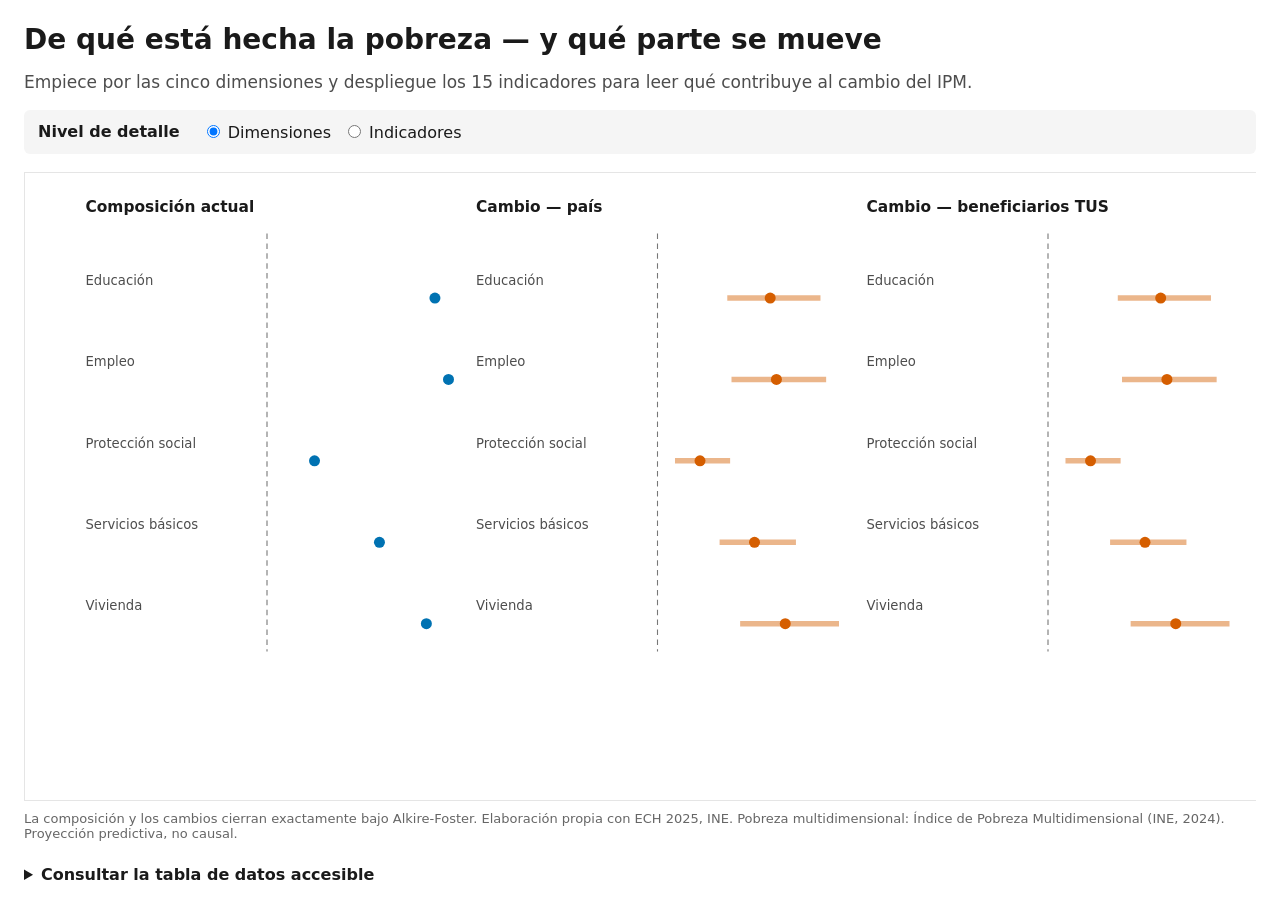
<file: site/figures/04_de_que_esta_hecha_la_pobreza.html>
<!doctype html><html lang='es'><head><meta charset='utf-8'><meta name='viewport' content='width=device-width,initial-scale=1'><title>De qué está hecha la pobreza — y qué parte se mueve</title><style>body{font-family:system-ui,-apple-system,Segoe UI,sans-serif;margin:0;color:#1A1A1A;background:#fff}.wrap{max-width:1240px;margin:auto;padding:24px}h1{font-size:28px;line-height:1.12;margin:0 0 8px}.subtitle{font-size:17px;color:#4D4D4D;max-width:1050px}.controls{display:flex;gap:16px;align-items:center;flex-wrap:wrap;margin:18px 0;padding:12px;background:#F5F5F5;border-radius:6px}.controls fieldset{border:0;padding:0;margin:0;display:flex;gap:12px}.controls legend{font-weight:700;margin-right:8px;float:left}.chart-scroll,.table-scroll{overflow-x:auto}.chart-scroll svg,#annex-chart svg{display:block;min-width:920px;width:100%;height:auto;border:1px solid #E5E5E5;background:white}.axis{stroke:#999}.zero{stroke:#777;stroke-dasharray:5 4}.label{font-size:12px;fill:#4D4D4D}.note{font-size:12px;fill:#666}.direct{font-size:12px;font-weight:700;fill:#1A1A1A}.panel-title{font-size:14px;font-weight:700;fill:#1A1A1A}.mark{cursor:crosshair}.mark:focus{outline:none;stroke:#000!important;stroke-width:4!important}.live{position:fixed;display:none;z-index:5;max-width:360px;background:#1A1A1A;color:#fff;padding:9px 11px;border-radius:5px;font-size:14px;pointer-events:none}.live.shown{display:block}.source{font-size:13px;color:#666;margin-top:10px}.data-table,.annex{margin-top:24px}.data-table summary{font-weight:700;cursor:pointer}table{border-collapse:collapse;font-size:13px;min-width:900px}th,td{border:1px solid #DDD;padding:6px;text-align:left}th{background:#F2F2F2;position:sticky;top:0}@media(max-width:600px){.wrap{padding:14px}h1{font-size:23px}.subtitle{font-size:15px}.controls{align-items:flex-start;flex-direction:column}.chart-scroll svg,#annex-chart svg{width:920px}.label,.note,.direct{font-size:12px}}</style></head><body><main class='wrap'><h1>De qué está hecha la pobreza — y qué parte se mueve</h1><p class='subtitle'>Empiece por las cinco dimensiones y despliegue los 15 indicadores para leer qué contribuye al cambio del IPM.</p><div class='controls'><fieldset><legend>Nivel de detalle</legend><label><input type='radio' name='level' value='dimension' checked> Dimensiones</label><label><input type='radio' name='level' value='indicador'> Indicadores</label></fieldset></div><div id='chart' class='chart-scroll'></div><p class='source'>La composición y los cambios cierran exactamente bajo Alkire-Foster. Elaboración propia con ECH 2025, INE. Pobreza multidimensional: Índice de Pobreza Multidimensional (INE, 2024). Proyección predictiva, no causal.</p><details class='data-table'><summary>Consultar la tabla de datos accesible</summary><div class='table-scroll'><table><thead><tr><th scope='col'>nivel</th><th scope='col'>panel</th><th scope='col'>rotulo</th><th scope='col'>valor</th><th scope='col'>bajo</th><th scope='col'>alto</th><th scope='col'>tooltip</th></tr></thead><tbody><tr><td>dimension</td><td>Composición actual</td><td>Educación</td><td>25.111739002</td><td>NA</td><td>NA</td><td>Educación · Composición actual · 25,11% del IPM base</td></tr><tr><td>dimension</td><td>Composición actual</td><td>Empleo</td><td>27.139422091</td><td>NA</td><td>NA</td><td>Empleo · Composición actual · 27,14% del IPM base</td></tr><tr><td>dimension</td><td>Composición actual</td><td>Protección social</td><td> 7.104323231</td><td>NA</td><td>NA</td><td>Protección social · Composición actual · 7,10% del IPM base</td></tr><tr><td>dimension</td><td>Composición actual</td><td>Servicios básicos</td><td>16.814869121</td><td>NA</td><td>NA</td><td>Servicios básicos · Composición actual · 16,81% del IPM base</td></tr><tr><td>dimension</td><td>Composición actual</td><td>Vivienda</td><td>23.829646556</td><td>NA</td><td>NA</td><td>Vivienda · Composición actual · 23,83% del IPM base</td></tr><tr><td>dimension</td><td>Cambio — país</td><td>Educación</td><td> 0.260718622</td><td>0.16144570</td><td>0.3770274</td><td>Educación · Cambio — país · reducción 0,2607 milésimas · intervalo 0,1614 a 0,3770</td></tr><tr><td>dimension</td><td>Cambio — país</td><td>Empleo</td><td> 0.275147417</td><td>0.17121963</td><td>0.3901608</td><td>Empleo · Cambio — país · reducción 0,2751 milésimas · intervalo 0,1712 a 0,3902</td></tr><tr><td>dimension</td><td>Cambio — país</td><td>Protección social</td><td> 0.098344604</td><td>0.04046847</td><td>0.1679934</td><td>Protección social · Cambio — país · reducción 0,0983 milésimas · intervalo 0,0405 a 0,1680</td></tr><tr><td>dimension</td><td>Cambio — país</td><td>Servicios básicos</td><td> 0.224453762</td><td>0.14365982</td><td>0.3202759</td><td>Servicios básicos · Cambio — país · reducción 0,2245 milésimas · intervalo 0,1437 a 0,3203</td></tr><tr><td>dimension</td><td>Cambio — país</td><td>Vivienda</td><td> 0.295521718</td><td>0.19119519</td><td>0.4198871</td><td>Vivienda · Cambio — país · reducción 0,2955 milésimas · intervalo 0,1912 a 0,4199</td></tr><tr><td>dimension</td><td>Cambio — beneficiarios TUS</td><td>Educación</td><td> 2.540876238</td><td>1.57339568</td><td>3.6743825</td><td>Educación · Cambio — beneficiarios TUS · reducción 2,5409 milésimas · intervalo 1,5734 a 3,6744</td></tr><tr><td>dimension</td><td>Cambio — beneficiarios TUS</td><td>Empleo</td><td> 2.681494436</td><td>1.66864904</td><td>3.8023767</td><td>Empleo · Cambio — beneficiarios TUS · reducción 2,6815 milésimas · intervalo 1,6686 a 3,8024</td></tr><tr><td>dimension</td><td>Cambio — beneficiarios TUS</td><td>Protección social</td><td> 0.958433523</td><td>0.39439215</td><td>1.6372072</td><td>Protección social · Cambio — beneficiarios TUS · reducción 0,9584 milésimas · intervalo 0,3944 a 1,6372</td></tr><tr><td>dimension</td><td>Cambio — beneficiarios TUS</td><td>Servicios básicos</td><td> 2.187451082</td><td>1.40006047</td><td>3.1213012</td><td>Servicios básicos · Cambio — beneficiarios TUS · reducción 2,1875 milésimas · intervalo 1,4001 a 3,1213</td></tr><tr><td>dimension</td><td>Cambio — beneficiarios TUS</td><td>Vivienda</td><td> 2.880055543</td><td>1.86332415</td><td>4.0920788</td><td>Vivienda · Cambio — beneficiarios TUS · reducción 2,8801 milésimas · intervalo 1,8633 a 4,0921</td></tr><tr><td>indicador</td><td>Cambio — país</td><td>Sin calefacción</td><td> 0.061568042</td><td>NA</td><td>NA</td><td>Sin calefacción · Cambio — país · reducción 0,0616 milésimas</td></tr><tr><td>indicador</td><td>Cambio — país</td><td>Sin cuidados</td><td> 0.070836464</td><td>NA</td><td>NA</td><td>Sin cuidados · Cambio — país · reducción 0,0708 milésimas</td></tr><tr><td>indicador</td><td>Cambio — país</td><td>Desempleo</td><td> 0.067925069</td><td>NA</td><td>NA</td><td>Desempleo · Cambio — país · reducción 0,0679 milésimas</td></tr><tr><td>indicador</td><td>Cambio — país</td><td>Baja escolaridad</td><td> 0.165003729</td><td>NA</td><td>NA</td><td>Baja escolaridad · Cambio — país · reducción 0,1650 milésimas</td></tr><tr><td>indicador</td><td>Cambio — país</td><td>Hacinamiento</td><td> 0.105815008</td><td>NA</td><td>NA</td><td>Hacinamiento · Cambio — país · reducción 0,1058 milésimas</td></tr><tr><td>indicador</td><td>Cambio — país</td><td>Informalidad</td><td> 0.131457548</td><td>NA</td><td>NA</td><td>Informalidad · Cambio — país · reducción 0,1315 milésimas</td></tr><tr><td>indicador</td><td>Cambio — país</td><td>Sin internet</td><td> 0.108527210</td><td>NA</td><td>NA</td><td>Sin internet · Cambio — país · reducción 0,1085 milésimas</td></tr><tr><td>indicador</td><td>Cambio — país</td><td>No asistencia</td><td> 0.037412695</td><td>NA</td><td>NA</td><td>No asistencia · Cambio — país · reducción 0,0374 milésimas</td></tr><tr><td>indicador</td><td>Cambio — país</td><td>Sin pensión</td><td> 0.002333586</td><td>NA</td><td>NA</td><td>Sin pensión · Cambio — país · reducción 0,0023 milésimas</td></tr><tr><td>indicador</td><td>Cambio — país</td><td>Problemas de vivienda</td><td> 0.139016493</td><td>NA</td><td>NA</td><td>Problemas de vivienda · Cambio — país · reducción 0,1390 milésimas</td></tr><tr><td>indicador</td><td>Cambio — país</td><td>Rezago educativo</td><td> 0.058302198</td><td>NA</td><td>NA</td><td>Rezago educativo · Cambio — país · reducción 0,0583 milésimas</td></tr><tr><td>indicador</td><td>Cambio — país</td><td>Saneamiento insuficiente</td><td> 0.054358511</td><td>NA</td><td>NA</td><td>Saneamiento insuficiente · Cambio — país · reducción 0,0544 milésimas</td></tr><tr><td>indicador</td><td>Cambio — país</td><td>Menores sin protección</td><td> 0.025174554</td><td>NA</td><td>NA</td><td>Menores sin protección · Cambio — país · reducción 0,0252 milésimas</td></tr><tr><td>indicador</td><td>Cambio — país</td><td>Subempleo</td><td> 0.075764800</td><td>NA</td><td>NA</td><td>Subempleo · Cambio — país · reducción 0,0758 milésimas</td></tr><tr><td>indicador</td><td>Cambio — país</td><td>Tenencia insegura</td><td> 0.050690218</td><td>NA</td><td>NA</td><td>Tenencia insegura · Cambio — país · reducción 0,0507 milésimas</td></tr><tr><td>indicador</td><td>Cambio — beneficiarios TUS</td><td>Sin calefacción</td><td> 0.600021483</td><td>NA</td><td>NA</td><td>Sin calefacción · Cambio — beneficiarios TUS · reducción 0,6000 milésimas</td></tr><tr><td>indicador</td><td>Cambio — beneficiarios TUS</td><td>Sin cuidados</td><td> 0.690348420</td><td>NA</td><td>NA</td><td>Sin cuidados · Cambio — beneficiarios TUS · reducción 0,6903 milésimas</td></tr><tr><td>indicador</td><td>Cambio — beneficiarios TUS</td><td>Desempleo</td><td> 0.661974936</td><td>NA</td><td>NA</td><td>Desempleo · Cambio — beneficiarios TUS · reducción 0,6620 milésimas</td></tr><tr><td>indicador</td><td>Cambio — beneficiarios TUS</td><td>Baja escolaridad</td><td> 1.608070994</td><td>NA</td><td>NA</td><td>Baja escolaridad · Cambio — beneficiarios TUS · reducción 1,6081 milésimas</td></tr><tr><td>indicador</td><td>Cambio — beneficiarios TUS</td><td>Hacinamiento</td><td> 1.031237572</td><td>NA</td><td>NA</td><td>Hacinamiento · Cambio — beneficiarios TUS · reducción 1,0312 milésimas</td></tr><tr><td>indicador</td><td>Cambio — beneficiarios TUS</td><td>Informalidad</td><td> 1.281141170</td><td>NA</td><td>NA</td><td>Informalidad · Cambio — beneficiarios TUS · reducción 1,2811 milésimas</td></tr><tr><td>indicador</td><td>Cambio — beneficiarios TUS</td><td>Sin internet</td><td> 1.057669782</td><td>NA</td><td>NA</td><td>Sin internet · Cambio — beneficiarios TUS · reducción 1,0577 milésimas</td></tr><tr><td>indicador</td><td>Cambio — beneficiarios TUS</td><td>No asistencia</td><td> 0.364611579</td><td>NA</td><td>NA</td><td>No asistencia · Cambio — beneficiarios TUS · reducción 0,3646 milésimas</td></tr><tr><td>indicador</td><td>Cambio — beneficiarios TUS</td><td>Sin pensión</td><td> 0.022742346</td><td>NA</td><td>NA</td><td>Sin pensión · Cambio — beneficiarios TUS · reducción 0,0227 milésimas</td></tr><tr><td>indicador</td><td>Cambio — beneficiarios TUS</td><td>Problemas de vivienda</td><td> 1.354808108</td><td>NA</td><td>NA</td><td>Problemas de vivienda · Cambio — beneficiarios TUS · reducción 1,3548 milésimas</td></tr><tr><td>indicador</td><td>Cambio — beneficiarios TUS</td><td>Rezago educativo</td><td> 0.568193665</td><td>NA</td><td>NA</td><td>Rezago educativo · Cambio — beneficiarios TUS · reducción 0,5682 milésimas</td></tr><tr><td>indicador</td><td>Cambio — beneficiarios TUS</td><td>Saneamiento insuficiente</td><td> 0.529759816</td><td>NA</td><td>NA</td><td>Saneamiento insuficiente · Cambio — beneficiarios TUS · reducción 0,5298 milésimas</td></tr><tr><td>indicador</td><td>Cambio — beneficiarios TUS</td><td>Menores sin protección</td><td> 0.245342757</td><td>NA</td><td>NA</td><td>Menores sin protección · Cambio — beneficiarios TUS · reducción 0,2453 milésimas</td></tr><tr><td>indicador</td><td>Cambio — beneficiarios TUS</td><td>Subempleo</td><td> 0.738378330</td><td>NA</td><td>NA</td><td>Subempleo · Cambio — beneficiarios TUS · reducción 0,7384 milésimas</td></tr><tr><td>indicador</td><td>Cambio — beneficiarios TUS</td><td>Tenencia insegura</td><td> 0.494009862</td><td>NA</td><td>NA</td><td>Tenencia insegura · Cambio — beneficiarios TUS · reducción 0,4940 milésimas</td></tr></tbody></table></div></details></main><div id='live' class='live' role='status' aria-live='polite'></div><script id='viz-payload' type='application/json' data-sha256='ac12623747bbebbe9f99da729a3e71755df8dca8c49f49da608e7dfce726dbdf'>{"records":[{"nivel":"dimension","panel":"Composición actual","rotulo":"Educación","valor":25.1117390019508,"bajo":null,"alto":null,"tooltip":"Educación · Composición actual · 25,11% del IPM base"},{"nivel":"dimension","panel":"Composición actual","rotulo":"Empleo","valor":27.1394220906981,"bajo":null,"alto":null,"tooltip":"Empleo · Composición actual · 27,14% del IPM base"},{"nivel":"dimension","panel":"Composición actual","rotulo":"Protección social","valor":7.1043232305935,"bajo":null,"alto":null,"tooltip":"Protección social · Composición actual · 7,10% del IPM base"},{"nivel":"dimension","panel":"Composición actual","rotulo":"Servicios básicos","valor":16.8148691210301,"bajo":null,"alto":null,"tooltip":"Servicios básicos · Composición actual · 16,81% del IPM base"},{"nivel":"dimension","panel":"Composición actual","rotulo":"Vivienda","valor":23.8296465557274,"bajo":null,"alto":null,"tooltip":"Vivienda · Composición actual · 23,83% del IPM base"},{"nivel":"dimension","panel":"Cambio — país","rotulo":"Educación","valor":0.260718621732576,"bajo":0.161445704351109,"alto":0.377027394285521,"tooltip":"Educación · Cambio — país · reducción 0,2607 milésimas · intervalo 0,1614 a 0,3770"},{"nivel":"dimension","panel":"Cambio — país","rotulo":"Empleo","valor":0.275147416881734,"bajo":0.171219625193403,"alto":0.390160839188121,"tooltip":"Empleo · Cambio — país · reducción 0,2751 milésimas · intervalo 0,1712 a 0,3902"},{"nivel":"dimension","panel":"Cambio — país","rotulo":"Protección social","valor":0.0983446038848371,"bajo":0.0404684720230688,"alto":0.167993386093744,"tooltip":"Protección social · Cambio — país · reducción 0,0983 milésimas · intervalo 0,0405 a 0,1680"},{"nivel":"dimension","panel":"Cambio — país","rotulo":"Servicios básicos","valor":0.224453762317094,"bajo":0.143659824829194,"alto":0.320275865502378,"tooltip":"Servicios básicos · Cambio — país · reducción 0,2245 milésimas · intervalo 0,1437 a 0,3203"},{"nivel":"dimension","panel":"Cambio — país","rotulo":"Vivienda","valor":0.295521718203828,"bajo":0.191195186211629,"alto":0.419887100672223,"tooltip":"Vivienda · Cambio — país · reducción 0,2955 milésimas · intervalo 0,1912 a 0,4199"},{"nivel":"dimension","panel":"Cambio — beneficiarios TUS","rotulo":"Educación","valor":2.54087623792549,"bajo":1.57339568295831,"alto":3.67438252327702,"tooltip":"Educación · Cambio — beneficiarios TUS · reducción 2,5409 milésimas · intervalo 1,5734 a 3,6744"},{"nivel":"dimension","panel":"Cambio — beneficiarios TUS","rotulo":"Empleo","valor":2.68149443578477,"bajo":1.66864903714727,"alto":3.80237667211592,"tooltip":"Empleo · Cambio — beneficiarios TUS · reducción 2,6815 milésimas · intervalo 1,6686 a 3,8024"},{"nivel":"dimension","panel":"Cambio — beneficiarios TUS","rotulo":"Protección social","valor":0.958433523001231,"bajo":0.394392154519894,"alto":1.63720719301771,"tooltip":"Protección social · Cambio — beneficiarios TUS · reducción 0,9584 milésimas · intervalo 0,3944 a 1,6372"},{"nivel":"dimension","panel":"Cambio — beneficiarios TUS","rotulo":"Servicios básicos","valor":2.18745108191565,"bajo":1.40006046682562,"alto":3.12130115918888,"tooltip":"Servicios básicos · Cambio — beneficiarios TUS · reducción 2,1875 milésimas · intervalo 1,4001 a 3,1213"},{"nivel":"dimension","panel":"Cambio — beneficiarios TUS","rotulo":"Vivienda","valor":2.88005554258114,"bajo":1.86332415468644,"alto":4.09207884584399,"tooltip":"Vivienda · Cambio — beneficiarios TUS · reducción 2,8801 milésimas · intervalo 1,8633 a 4,0921"},{"nivel":"indicador","panel":"Cambio — país","rotulo":"Sin calefacción","valor":0.0615680416782846,"bajo":null,"alto":null,"tooltip":"Sin calefacción · Cambio — país · reducción 0,0616 milésimas"},{"nivel":"indicador","panel":"Cambio — país","rotulo":"Sin cuidados","valor":0.0708364642140872,"bajo":null,"alto":null,"tooltip":"Sin cuidados · Cambio — país · reducción 0,0708 milésimas"},{"nivel":"indicador","panel":"Cambio — país","rotulo":"Desempleo","valor":0.0679250686502689,"bajo":null,"alto":null,"tooltip":"Desempleo · Cambio — país · reducción 0,0679 milésimas"},{"nivel":"indicador","panel":"Cambio — país","rotulo":"Baja escolaridad","valor":0.165003728573243,"bajo":null,"alto":null,"tooltip":"Baja escolaridad · Cambio — país · reducción 0,1650 milésimas"},{"nivel":"indicador","panel":"Cambio — país","rotulo":"Hacinamiento","valor":0.105815007657461,"bajo":null,"alto":null,"tooltip":"Hacinamiento · Cambio — país · reducción 0,1058 milésimas"},{"nivel":"indicador","panel":"Cambio — país","rotulo":"Informalidad","valor":0.131457547981502,"bajo":null,"alto":null,"tooltip":"Informalidad · Cambio — país · reducción 0,1315 milésimas"},{"nivel":"indicador","panel":"Cambio — país","rotulo":"Sin internet","valor":0.108527209544206,"bajo":null,"alto":null,"tooltip":"Sin internet · Cambio — país · reducción 0,1085 milésimas"},{"nivel":"indicador","panel":"Cambio — país","rotulo":"No asistencia","valor":0.0374126952547272,"bajo":null,"alto":null,"tooltip":"No asistencia · Cambio — país · reducción 0,0374 milésimas"},{"nivel":"indicador","panel":"Cambio — país","rotulo":"Sin pensión","valor":0.00233358590910777,"bajo":null,"alto":null,"tooltip":"Sin pensión · Cambio — país · reducción 0,0023 milésimas"},{"nivel":"indicador","panel":"Cambio — país","rotulo":"Problemas de vivienda","valor":0.139016492597437,"bajo":null,"alto":null,"tooltip":"Problemas de vivienda · Cambio — país · reducción 0,1390 milésimas"},{"nivel":"indicador","panel":"Cambio — país","rotulo":"Rezago educativo","valor":0.0583021979046056,"bajo":null,"alto":null,"tooltip":"Rezago educativo · Cambio — país · reducción 0,0583 milésimas"},{"nivel":"indicador","panel":"Cambio — país","rotulo":"Saneamiento insuficiente","valor":0.054358511094603,"bajo":null,"alto":null,"tooltip":"Saneamiento insuficiente · Cambio — país · reducción 0,0544 milésimas"},{"nivel":"indicador","panel":"Cambio — país","rotulo":"Menores sin protección","valor":0.0251745537616422,"bajo":null,"alto":null,"tooltip":"Menores sin protección · Cambio — país · reducción 0,0252 milésimas"},{"nivel":"indicador","panel":"Cambio — país","rotulo":"Subempleo","valor":0.0757648002499627,"bajo":null,"alto":null,"tooltip":"Subempleo · Cambio — país · reducción 0,0758 milésimas"},{"nivel":"indicador","panel":"Cambio — país","rotulo":"Tenencia insegura","valor":0.0506902179489299,"bajo":null,"alto":null,"tooltip":"Tenencia insegura · Cambio — país · reducción 0,0507 milésimas"},{"nivel":"indicador","panel":"Cambio — beneficiarios TUS","rotulo":"Sin calefacción","valor":0.600021483223473,"bajo":null,"alto":null,"tooltip":"Sin calefacción · Cambio — beneficiarios TUS · reducción 0,6000 milésimas"},{"nivel":"indicador","panel":"Cambio — beneficiarios TUS","rotulo":"Sin cuidados","valor":0.690348420470133,"bajo":null,"alto":null,"tooltip":"Sin cuidados · Cambio — beneficiarios TUS · reducción 0,6903 milésimas"},{"nivel":"indicador","panel":"Cambio — beneficiarios TUS","rotulo":"Desempleo","valor":0.661974935836974,"bajo":null,"alto":null,"tooltip":"Desempleo · Cambio — beneficiarios TUS · reducción 0,6620 milésimas"},{"nivel":"indicador","panel":"Cambio — beneficiarios TUS","rotulo":"Baja escolaridad","valor":1.60807099360512,"bajo":null,"alto":null,"tooltip":"Baja escolaridad · Cambio — beneficiarios TUS · reducción 1,6081 milésimas"},{"nivel":"indicador","panel":"Cambio — beneficiarios TUS","rotulo":"Hacinamiento","valor":1.03123757246816,"bajo":null,"alto":null,"tooltip":"Hacinamiento · Cambio — beneficiarios TUS · reducción 1,0312 milésimas"},{"nivel":"indicador","panel":"Cambio — beneficiarios TUS","rotulo":"Informalidad","valor":1.28114116952013,"bajo":null,"alto":null,"tooltip":"Informalidad · Cambio — beneficiarios TUS · reducción 1,2811 milésimas"},{"nivel":"indicador","panel":"Cambio — beneficiarios TUS","rotulo":"Sin internet","valor":1.05766978233753,"bajo":null,"alto":null,"tooltip":"Sin internet · Cambio — beneficiarios TUS · reducción 1,0577 milésimas"},{"nivel":"indicador","panel":"Cambio — beneficiarios TUS","rotulo":"No asistencia","valor":0.364611579095375,"bajo":null,"alto":null,"tooltip":"No asistencia · Cambio — beneficiarios TUS · reducción 0,3646 milésimas"},{"nivel":"indicador","panel":"Cambio — beneficiarios TUS","rotulo":"Sin pensión","valor":0.0227423455455803,"bajo":null,"alto":null,"tooltip":"Sin pensión · Cambio — beneficiarios TUS · reducción 0,0227 milésimas"},{"nivel":"indicador","panel":"Cambio — beneficiarios TUS","rotulo":"Problemas de vivienda","valor":1.35480810834786,"bajo":null,"alto":null,"tooltip":"Problemas de vivienda · Cambio — beneficiarios TUS · reducción 1,3548 milésimas"},{"nivel":"indicador","panel":"Cambio — beneficiarios TUS","rotulo":"Rezago educativo","valor":0.568193665224998,"bajo":null,"alto":null,"tooltip":"Rezago educativo · Cambio — beneficiarios TUS · reducción 0,5682 milésimas"},{"nivel":"indicador","panel":"Cambio — beneficiarios TUS","rotulo":"Saneamiento insuficiente","valor":0.529759816354647,"bajo":null,"alto":null,"tooltip":"Saneamiento insuficiente · Cambio — beneficiarios TUS · reducción 0,5298 milésimas"},{"nivel":"indicador","panel":"Cambio — beneficiarios TUS","rotulo":"Menores sin protección","valor":0.245342756985518,"bajo":null,"alto":null,"tooltip":"Menores sin protección · Cambio — beneficiarios TUS · reducción 0,2453 milésimas"},{"nivel":"indicador","panel":"Cambio — beneficiarios TUS","rotulo":"Subempleo","valor":0.738378330427667,"bajo":null,"alto":null,"tooltip":"Subempleo · Cambio — beneficiarios TUS · reducción 0,7384 milésimas"},{"nivel":"indicador","panel":"Cambio — beneficiarios TUS","rotulo":"Tenencia insegura","valor":0.494009861765112,"bajo":null,"alto":null,"tooltip":"Tenencia insegura · Cambio — beneficiarios TUS · reducción 0,4940 milésimas"}],"spec":{"kind":"descomposicion","title":"De qué está hecha la pobreza — y qué parte se mueve","subtitle":"Empiece por las cinco dimensiones y despliegue los 15 indicadores para leer qué contribuye al cambio del IPM.","note":"La composición y los cambios cierran exactamente bajo Alkire-Foster."}}</script><script>const box=document.getElementById('viz-payload');
const payload=JSON.parse(box.textContent), d=payload.records, s=payload.spec;
const NS='http://www.w3.org/2000/svg', chart=document.getElementById('chart'), live=document.getElementById('live');
const C={national:'#0072B2',benefit:'#D55E00',money:'#009E73',context:'#8C8C8C',light:'#D9D9D9',ink:'#1A1A1A',yellow:'#E69F00',purple:'#CC79A7'};
const el=(n,a={})=>{const z=document.createElementNS(NS,n);Object.entries(a).forEach(([k,v])=>z.setAttribute(k,v));return z};
const svg=(h=660)=>{chart.replaceChildren();const z=el('svg',{viewBox:`0 0 1120 ${h}`,role:'img','aria-label':s.title});chart.appendChild(z);return z};
const txt=(g,x,y,t,cls='label',anchor='start')=>{const z=el('text',{x,y,class:cls,'text-anchor':anchor});z.textContent=t;g.appendChild(z);return z};
const line=(g,x1,y1,x2,y2,a={})=>{const z=el('line',{x1,y1,x2,y2,...a});g.appendChild(z);return z};
const scale=(v,a,b,c,e)=>c+(+v-a)*(e-c)/(b-a||1);
const fmt=(v,n=2)=>Number(v).toLocaleString('es-UY',{minimumFractionDigits:n,maximumFractionDigits:n});
function wire(z,r){const label=r.tooltip||r.aria||'Dato de la figura';z.classList.add('mark');z.setAttribute('tabindex','0');z.setAttribute('role','img');z.setAttribute('aria-label',label);
 const show=e=>{live.textContent=label;live.classList.add('shown');const p=e&&e.clientX?e:{clientX:90,clientY:90};live.style.left=(p.clientX+12)+'px';live.style.top=(p.clientY+12)+'px'};
 z.addEventListener('pointerenter',show);z.addEventListener('pointermove',show);z.addEventListener('focus',show);z.addEventListener('keydown',e=>{if(e.key==='Enter'||e.key===' '){e.preventDefault();show(e)}});
 ['pointerleave','blur'].forEach(q=>z.addEventListener(q,()=>live.classList.remove('shown')));}
function polygon(g,pts,fill,opacity){const z=el('polygon',{points:pts.map(p=>p.join(',')).join(' '),fill,opacity});g.appendChild(z)}
function axes(g,ox,oy,w,h,xmin,xmax,ymin,ymax){line(g,ox,oy+h,ox+w,oy+h,{class:'axis'});line(g,ox,oy,ox,oy+h,{class:'axis'});if(ymin<=0&&ymax>=0)line(g,ox,scale(0,ymin,ymax,oy+h,oy),ox+w,scale(0,ymin,ymax,oy+h,oy),{class:'zero'});txt(g,ox,oy+h+20,fmt(xmin,0),'label');txt(g,ox+w,oy+h+20,fmt(xmax,0),'label','end');txt(g,ox-8,oy+5,fmt(ymax,2),'label','end');txt(g,ox-8,oy+h,fmt(ymin,2),'label','end');}
function renderDose(){const g=svg(900),metrics=[...new Set(d.map(r=>r.metrica_rotulo))],lenses=[...new Set(d.map(r=>r.lente))],w=485,h=220;
 metrics.forEach((m,mi)=>lenses.forEach((l,li)=>{const q=d.filter(r=>r.metrica_rotulo===m&&r.lente===l).sort((a,b)=>a.escenario-b.escenario),ox=85+li*535,oy=55+mi*275,xmin=0,xmax=1000;const ys=q.flatMap(r=>[r.mc_inferior,r.mc_superior,r.diseno_inferior,r.diseno_superior]);let ymin=Math.min(0,...ys),ymax=Math.max(0,...ys);const col=l==='País'?C.national:C.benefit;
 const shade=el('rect',{x:scale(300,xmin,xmax,ox,ox+w),y:oy,width:scale(1000,xmin,xmax,ox,ox+w)-scale(300,xmin,xmax,ox,ox+w),height:h,fill:'#EFEFEF'});g.appendChild(shade);txt(g,scale(650,xmin,xmax,ox,ox+w),oy+16,'zona tendencial','note','middle');axes(g,ox,oy,w,h,xmin,xmax,ymin,ymax);txt(g,ox,oy-17,`${m} — ${l}`,'panel-title');
 [['mc_inferior','mc_superior',.13,'mc'],['diseno_inferior','diseno_superior',.30,'design']].forEach(([lo,hi,op,id])=>{if(document.getElementById(id).checked){const top=q.map(r=>[scale(r.escenario,xmin,xmax,ox,ox+w),scale(r[hi],ymin,ymax,oy+h,oy)]),bot=[...q].reverse().map(r=>[scale(r.escenario,xmin,xmax,ox,ox+w),scale(r[lo],ymin,ymax,oy+h,oy)]);polygon(g,top.concat(bot),col,op)}});
 const pts=q.map(r=>[scale(r.escenario,xmin,xmax,ox,ox+w),scale(r.estimacion_mc,ymin,ymax,oy+h,oy)]);const p=el('polyline',{points:pts.map(z=>z.join(',')).join(' '),fill:'none',stroke:col,'stroke-width':2});g.appendChild(p);q.forEach((r,i)=>{const z=el('circle',{cx:pts[i][0],cy:pts[i][1],r:5,fill:col});wire(z,r);g.appendChild(z);if(r.escenario===50)txt(g,pts[i][0]+7,pts[i][1]-8,`${fmt(r.estimacion_mc,2)} pp`,'direct')})}));}
function renderQuintiles(){const scenarios=[...new Set(d.map(r=>+r.escenario))].filter(x=>x>0).sort((a,b)=>a-b),slider=document.getElementById('scenario');slider.max=scenarios.length-1;let idx=Math.max(0,scenarios.indexOf(50));if(+slider.value>=scenarios.length)slider.value=idx;const chosen=scenarios[+slider.value];document.getElementById('scenario-label').textContent=`+${chosen}%`;const q=d.filter(r=>+r.escenario===chosen),g=svg(610),ox1=260,ox2=730,top=85,bottom=530,ymin=0,ymax=Math.max(...q.map(r=>r.H_pct_base))*1.08;txt(g,ox1,50,'Situación actual','panel-title','middle');txt(g,ox2,50,`Con aumento +${chosen}%`,'panel-title','middle');
 q.forEach(r=>{const y1=scale(r.H_pct_base,ymin,ymax,bottom,top),y2=scale(r.H_pct,ymin,ymax,bottom,top),col=+r.quintil===1?C.benefit:C.context;const z=line(g,ox1,y1,ox2,y2,{stroke:col,'stroke-width':+r.quintil===1?4:2});wire(z,r);[ [ox1,y1],[ox2,y2] ].forEach(p=>g.appendChild(el('circle',{cx:p[0],cy:p[1],r:5,fill:col})));txt(g,ox1-12,y1+4,`Q${r.quintil}  ${fmt(r.H_pct_base,1)}%`,'label','end');txt(g,ox2+12,y2+4,`${fmt(r.H_pct,1)}%  (${fmt(r.dH_pp,2)} pp)`,'direct')});renderQuintileHeat(scenarios);}
function renderQuintileHeat(scenarios){const host=document.getElementById('annex-chart');host.replaceChildren();const g=el('svg',{viewBox:'0 0 1120 360',role:'img','aria-label':'Mapa de calor de quintiles y escenarios'});host.appendChild(g);const qs=[1,2,3,4,5],ox=90,oy=45,w=980,h=250,cw=w/scenarios.length,ch=h/5,max=Math.max(...d.map(r=>Math.abs(r.dH_pp)));scenarios.forEach((e,i)=>qs.forEach((q,j)=>{const r=d.find(z=>+z.escenario===e&&+z.quintil===q),t=Math.abs(r.dH_pp)/(max||1),fill=`rgb(${Math.round(240-27*t)},${Math.round(244-150*t)},${Math.round(247-50*t)})`,z=el('rect',{x:ox+i*cw,y:oy+j*ch,width:cw-1,height:ch-1,fill});wire(z,r);g.appendChild(z)}));scenarios.forEach((e,i)=>txt(g,ox+(i+.5)*cw,oy+h+20,`+${e}%`,'label','middle'));qs.forEach((q,j)=>txt(g,ox-8,oy+(j+.62)*ch,`Q${q}`,'label','end'));}
function renderIndicators(){const cat=document.getElementById('category').value,q=d.filter(r=>cat==='all'||r.categoria===cat),g=svg(Math.max(620,q.length*35+120)),ox=290,oy=55,w=740,row=35,xmax=Math.max(1,...d.map(r=>+r.reduccion_total_0_30_pp));if(!q.length){txt(g,560,120,'No hay indicadores FLUJO en esta corrida.','panel-title','middle');return}q.sort((a,b)=>a.reduccion_total_0_30_pp-b.reduccion_total_0_30_pp).forEach((r,i)=>{const y=oy+i*row+15,x=scale(r.reduccion_total_0_30_pp,0,xmax,ox,ox+w),col=r.categoria==='STOCK'?C.context:r.categoria==='FLUJO'?C.benefit:C.national;txt(g,ox-10,y+4,r.indicador_rotulo,'label','end');line(g,ox,y,x,y,{stroke:'#C9C9C9','stroke-width':3});const rad=1.15*Math.sqrt(100*r.prevalencia_predicha_base),z=el('circle',{cx:x,cy:y,r:rad,fill:col});wire(z,r);g.appendChild(z);const hit=el('circle',{cx:x,cy:y,r:Math.max(12,rad),fill:'transparent'});wire(hit,r);g.appendChild(hit)});line(g,ox,oy+q.length*row+8,ox+w,oy+q.length*row+8,{class:'axis'});txt(g,ox,oy+q.length*row+30,'0 pp','label');txt(g,ox+w,oy+q.length*row+30,`${fmt(xmax,2)} pp`,'label','end');}
function renderDecomp(){const level=document.querySelector('input[name=level]:checked').value,q=d.filter(r=>r.nivel===level),panels=[...new Set(q.map(r=>r.panel))],g=svg(level==='dimension'?570:760),pw=330,ph=level==='dimension'?370:590;panels.forEach((p,pi)=>{const a=q.filter(r=>r.panel===p),ox=55+pi*355,oy=65,max=Math.max(...a.map(r=>Math.max(Math.abs(r.valor||0),Math.abs(r.bajo||0),Math.abs(r.alto||0))),.001),row=ph/a.length;txt(g,ox,35,p,'panel-title');a.forEach((r,i)=>{const y=oy+(i+.55)*row,x0=scale(0,-max,max,ox,ox+pw),x=scale(r.valor,-max,max,ox,ox+pw);txt(g,ox,y-4,r.rotulo,'label');if(Number.isFinite(+r.bajo)&&Number.isFinite(+r.alto))line(g,scale(r.bajo,-max,max,ox,ox+pw),y+8,scale(r.alto,-max,max,ox,ox+pw),y+8,{stroke:C.benefit,'stroke-width':5,opacity:.45});const z=el('circle',{cx:x,cy:y+8,r:5,fill:p.includes('actual')?C.national:C.benefit});wire(z,r);g.appendChild(z)});line(g,scale(0,-max,max,ox,ox+pw),oy-10,scale(0,-max,max,ox,ox+pw),oy+ph,{class:'zero'})});}
function renderMosaic(){const cut=document.getElementById('cut').value,unit=document.getElementById('unit').value,q=d.filter(r=>r.elegibilidad===cut&&r.unidad===unit),g=svg(650),ox=110,oy=65,w=880,h=470;txt(g,ox,35,`${s.cut_labels[cut]} — ${unit}`,'panel-title');q.forEach(r=>{const eligible=!r.cuadrante.toLowerCase().includes('no elegible'),z=el('rect',{x:ox+r.xmin*w,y:oy+(1-r.ymax)*h,width:(r.xmax-r.xmin)*w,height:(r.ymax-r.ymin)*h,fill:eligible?C.national:C.light,stroke:'white','stroke-width':3});wire(z,r);g.appendChild(z);const area=(r.xmax-r.xmin)*(r.ymax-r.ymin);if(area>.035){const t=txt(g,ox+(r.xmin+r.xmax)*w/2,oy+(1-(r.ymin+r.ymax)/2)*h,`${r.cuadrante}: ${fmt(100*r.proporcion,1)}%`,'direct','middle');if(eligible)t.setAttribute('fill','white')}});txt(g,ox+w/2,oy+h+32,'Pobreza IPM: pobre a la izquierda; no pobre a la derecha','label','middle');if(cut==='pe_tus23')txt(g,ox,oy+h+58,s.ic_note,'note');}
function renderBono(){const lens=document.querySelector('input[name=lens]:checked').value,q=d.filter(r=>r.lente===lens),g=svg(480),ox=260,oy=80,w=730,row=105;const vals=q.flatMap(r=>[r.mc_p2_5,r.mc_p97_5,r.diseno_inferior,r.diseno_superior]);let xmin=Math.min(...vals),xmax=Math.max(0,...vals);txt(g,ox,40,lens,'panel-title');q.forEach((r,i)=>{const y=oy+i*row+25;txt(g,ox-15,y+4,r.metrica_rotulo,'label','end');line(g,scale(r.mc_p2_5,xmin,xmax,ox,ox+w),y,scale(r.mc_p97_5,xmin,xmax,ox,ox+w),y,{stroke:C.benefit,'stroke-width':5,opacity:.35});line(g,scale(r.diseno_inferior,xmin,xmax,ox,ox+w),y,scale(r.diseno_superior,xmin,xmax,ox,ox+w),y,{stroke:C.national,'stroke-width':10});const z=el('circle',{cx:scale(r.estimacion,xmin,xmax,ox,ox+w),cy:y,r:6,fill:C.ink});wire(z,r);g.appendChild(z);txt(g,scale(r.estimacion,xmin,xmax,ox,ox+w)+8,y-10,fmt(r.estimacion,3),'direct')});line(g,scale(0,xmin,xmax,ox,ox+w),oy-25,scale(0,xmin,xmax,ox,ox+w),oy+q.length*row,{class:'zero'});}
function renderPolicy(){const g=svg(710),eff=d.filter(r=>r.tipo==='eficiencia'),pairs=d.filter(r=>r.tipo==='contraste'),ox=80,oy=85,w=430,h=500;txt(g,ox,45,'A. Frontera costo–efecto','panel-title');const xmax=Math.max(...eff.map(r=>r.costo)),ymax=Math.max(...eff.map(r=>r.reduccion));const pts=eff.map(r=>[scale(r.costo,0,xmax,ox,ox+w),scale(r.reduccion,0,ymax,oy+h,oy)]);g.appendChild(el('polyline',{points:pts.map(p=>p.join(',')).join(' '),fill:'none',stroke:C.context,'stroke-width':2}));eff.forEach((r,i)=>{const z=el('circle',{cx:pts[i][0],cy:pts[i][1],r:6,fill:C.national});wire(z,r);g.appendChild(z);txt(g,pts[i][0],pts[i][1]-11,`+${r.escenario}%`,'label','middle')});axes(g,ox,oy,w,h,0,xmax,0,ymax);const ox2=675,w2=385,row=45,vals=pairs.flatMap(r=>[r.p2_5,r.p97_5]),xmin=Math.min(...vals),xxmax=Math.max(...vals);txt(g,ox2,45,'B. Diez contrastes pareados a–e','panel-title');pairs.forEach((r,i)=>{const y=oy+i*row+12;txt(g,ox2-10,y+4,r.etiqueta,'label','end');line(g,scale(r.p2_5,xmin,xxmax,ox2,ox2+w2),y,scale(r.p97_5,xmin,xxmax,ox2,ox2+w2),y,{stroke:C.national,'stroke-width':4});const z=el('circle',{cx:scale(r.media,xmin,xxmax,ox2,ox2+w2),cy:y,r:5,fill:C.national});wire(z,r);g.appendChild(z)});line(g,scale(0,xmin,xxmax,ox2,ox2+w2),oy-10,scale(0,xmin,xxmax,ox2,ox2+w2),oy+pairs.length*row+15,{class:'zero'});}
function renderSensitivity(){const panels=[...new Set(d.map(r=>r.panel))],g=svg(520),pw=330,ox0=65;panels.forEach((p,pi)=>{const q=d.filter(r=>r.panel===p),ox=ox0+pi*355,oy=85,row=95,vals=q.flatMap(r=>[r.bajo,r.alto]),xmin=Math.min(0,...vals),xmax=Math.max(0,...vals);txt(g,ox,42,p,'panel-title');q.forEach((r,i)=>{const y=oy+i*row+20;txt(g,ox,y-12,r.alternativa,'label');line(g,scale(r.bajo,xmin,xmax,ox,ox+pw),y,scale(r.alto,xmin,xmax,ox,ox+pw),y,{stroke:C.national,'stroke-width':5});const z=el('circle',{cx:scale(r.valor,xmin,xmax,ox,ox+pw),cy:y,r:6,fill:C.national});wire(z,r);g.appendChild(z)});line(g,scale(0,xmin,xmax,ox,ox+pw),oy-25,scale(0,xmin,xmax,ox,ox+pw),oy+q.length*row,{class:'zero'})});}
function renderCluster(){const g=svg(480),bars=[...new Set(d.map(r=>r.barra))],ox=270,w=760;bars.forEach((b,bi)=>{const q=d.filter(r=>r.barra===b),y=115+bi*180;txt(g,ox-15,y+25,b,'panel-title','end');let acc=0;q.forEach(r=>{const ww=w*r.proporcion,z=el('rect',{x:ox+acc*w,y,width:ww,height:60,fill:r.segmento.includes('Cluster')?C.national:r.segmento.startsWith('Con ')?C.benefit:r.segmento.startsWith('Sin ')?C.context:C.light,stroke:'white','stroke-width':2});wire(z,r);g.appendChild(z);if(ww>110)txt(g,ox+acc*w+ww/2,y+27,`${r.segmento}`,'direct','middle');if(ww>80)txt(g,ox+acc*w+ww/2,y+47,`${fmt(100*r.proporcion,1)}%`,'label','middle');acc+=r.proporcion})});txt(g,ox,430,`Score vulnerable ${fmt(d[0].score_vulnerable,3)} · ${fmt(d[0].ratio,1)} veces el promedio de los otros grupos`,'note');}
function renderCurves(){const g=svg(620),lenses=[...new Set(d.map(r=>r.lente))],w=485,h=430;lenses.forEach((l,li)=>{const q=d.filter(r=>r.lente===l),groups=[...new Set(q.map(r=>r.medida))],ox=80+li*540,oy=75,xmin=0,xmax=1000,ys=q.map(r=>+r.cambio),ymin=Math.min(0,...ys),ymax=Math.max(0,...ys);txt(g,ox,38,l,'panel-title');axes(g,ox,oy,w,h,xmin,xmax,ymin,ymax);groups.forEach((m,mi)=>{const a=q.filter(r=>r.medida===m).sort((u,v)=>u.escenario-v.escenario),col=m==='IPM'?C.national:C.money,pts=a.map(r=>[scale(r.escenario,xmin,xmax,ox,ox+w),scale(r.cambio,ymin,ymax,oy+h,oy)]);g.appendChild(el('polyline',{points:pts.map(p=>p.join(',')).join(' '),fill:'none',stroke:col,'stroke-width':3}));a.forEach((r,i)=>{const z=el('circle',{cx:pts[i][0],cy:pts[i][1],r:5,fill:col});wire(z,r);g.appendChild(z);if(+r.escenario===50)txt(g,pts[i][0]+7,pts[i][1]-7,`${m}: ${fmt(r.cambio,2)} pp`,'direct')})})});}
function render(){if(s.kind==='dosis')renderDose();else if(s.kind==='quintiles')renderQuintiles();else if(s.kind==='indicadores')renderIndicators();else if(s.kind==='descomposicion')renderDecomp();else if(s.kind==='mosaico')renderMosaic();else if(s.kind==='bono')renderBono();else if(s.kind==='politica')renderPolicy();else if(s.kind==='sensibilidad')renderSensitivity();else if(s.kind==='cluster')renderCluster();else renderCurves();}
document.querySelectorAll('.controls input,.controls select').forEach(z=>z.addEventListener('input',render));render();</script></body></html>
</file>
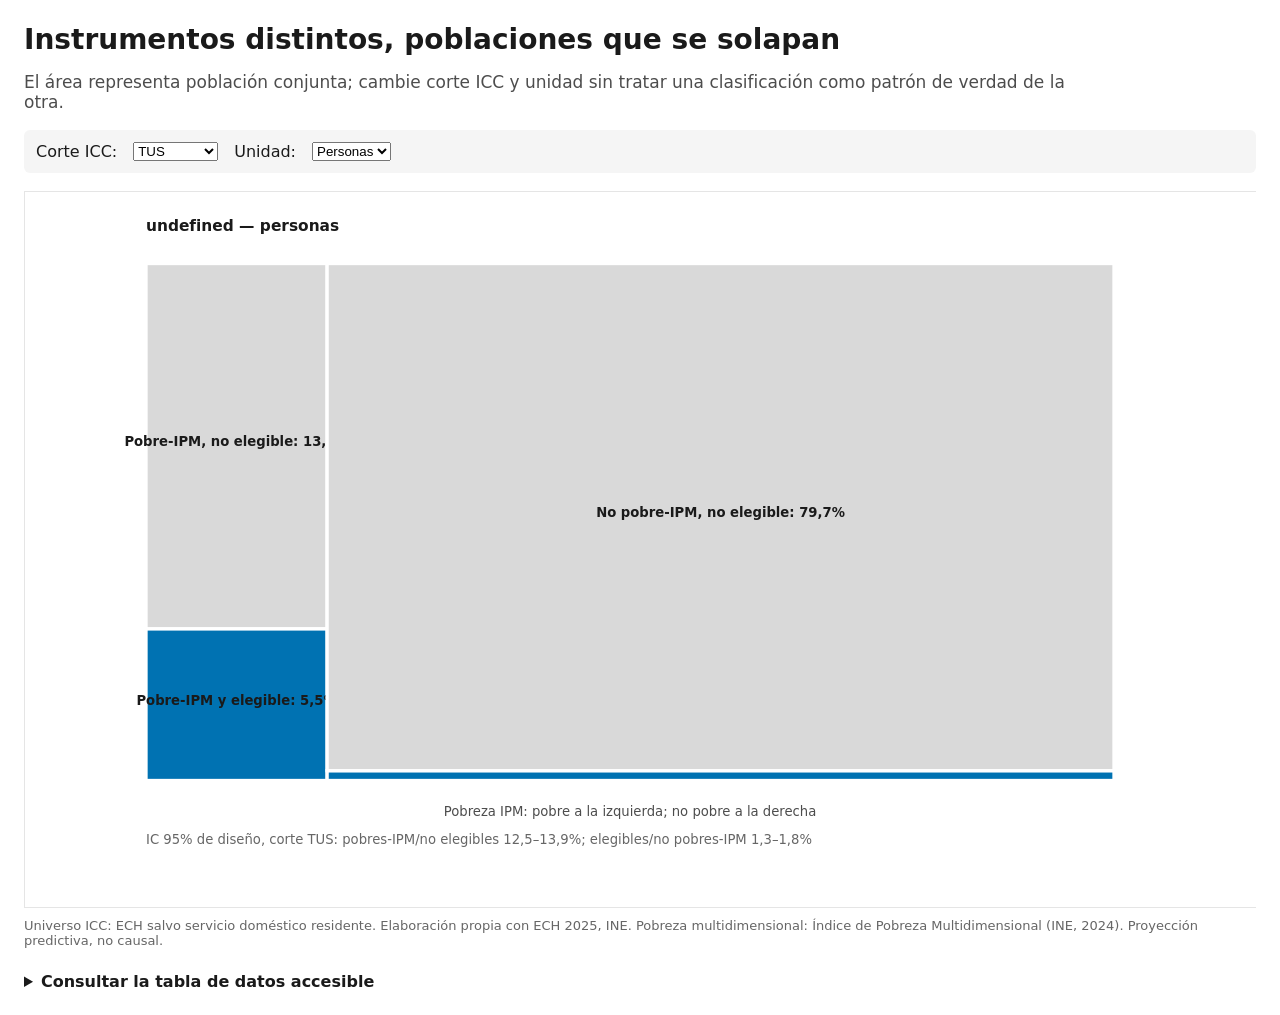
<file: site/figures/05_instrumentos_y_poblaciones.html>
<!doctype html><html lang='es'><head><meta charset='utf-8'><meta name='viewport' content='width=device-width,initial-scale=1'><title>Instrumentos distintos, poblaciones que se solapan</title><style>body{font-family:system-ui,-apple-system,Segoe UI,sans-serif;margin:0;color:#1A1A1A;background:#fff}.wrap{max-width:1240px;margin:auto;padding:24px}h1{font-size:28px;line-height:1.12;margin:0 0 8px}.subtitle{font-size:17px;color:#4D4D4D;max-width:1050px}.controls{display:flex;gap:16px;align-items:center;flex-wrap:wrap;margin:18px 0;padding:12px;background:#F5F5F5;border-radius:6px}.controls fieldset{border:0;padding:0;margin:0;display:flex;gap:12px}.controls legend{font-weight:700;margin-right:8px;float:left}.chart-scroll,.table-scroll{overflow-x:auto}.chart-scroll svg,#annex-chart svg{display:block;min-width:920px;width:100%;height:auto;border:1px solid #E5E5E5;background:white}.axis{stroke:#999}.zero{stroke:#777;stroke-dasharray:5 4}.label{font-size:12px;fill:#4D4D4D}.note{font-size:12px;fill:#666}.direct{font-size:12px;font-weight:700;fill:#1A1A1A}.panel-title{font-size:14px;font-weight:700;fill:#1A1A1A}.mark{cursor:crosshair}.mark:focus{outline:none;stroke:#000!important;stroke-width:4!important}.live{position:fixed;display:none;z-index:5;max-width:360px;background:#1A1A1A;color:#fff;padding:9px 11px;border-radius:5px;font-size:14px;pointer-events:none}.live.shown{display:block}.source{font-size:13px;color:#666;margin-top:10px}.data-table,.annex{margin-top:24px}.data-table summary{font-weight:700;cursor:pointer}table{border-collapse:collapse;font-size:13px;min-width:900px}th,td{border:1px solid #DDD;padding:6px;text-align:left}th{background:#F2F2F2;position:sticky;top:0}@media(max-width:600px){.wrap{padding:14px}h1{font-size:23px}.subtitle{font-size:15px}.controls{align-items:flex-start;flex-direction:column}.chart-scroll svg,#annex-chart svg{width:920px}.label,.note,.direct{font-size:12px}}</style></head><body><main class='wrap'><h1>Instrumentos distintos, poblaciones que se solapan</h1><p class='subtitle'>El área representa población conjunta; cambie corte ICC y unidad sin tratar una clasificación como patrón de verdad de la otra.</p><div class='controls'><label for='cut'>Corte ICC:</label> <select id='cut'><option value='pe_tus23'>TUS</option><option value='pe_tus_doble23'>TUS doble</option><option value='pe_afampe23'>AFAM-PE</option></select> <label for='unit'>Unidad:</label> <select id='unit'><option value='personas'>Personas</option><option value='hogares'>Hogares</option></select></div><div id='chart' class='chart-scroll'></div><p class='source'>Universo ICC: ECH salvo servicio doméstico residente. Elaboración propia con ECH 2025, INE. Pobreza multidimensional: Índice de Pobreza Multidimensional (INE, 2024). Proyección predictiva, no causal.</p><details class='data-table'><summary>Consultar la tabla de datos accesible</summary><div class='table-scroll'><table><thead><tr><th scope='col'>cuadrante</th><th scope='col'>xmin</th><th scope='col'>xmax</th><th scope='col'>ymin</th><th scope='col'>ymax</th><th scope='col'>proporcion</th><th scope='col'>elegibilidad</th><th scope='col'>unidad</th><th scope='col'>tooltip</th></tr></thead><tbody><tr><td>Pobre-IPM y elegible</td><td>0.0000000</td><td>0.1871046</td><td>0.000000000</td><td>0.293599815</td><td>0.054933884</td><td>pe_tus23</td><td>personas</td><td>Pobre-IPM y elegible · 5,49% de personas · corte TUS</td></tr><tr><td>Pobre-IPM, no elegible</td><td>0.0000000</td><td>0.1871046</td><td>0.293599815</td><td>1.000000000</td><td>0.132170744</td><td>pe_tus23</td><td>personas</td><td>Pobre-IPM, no elegible · 13,22% de personas · corte TUS</td></tr><tr><td>No pobre-IPM y elegible</td><td>0.1871046</td><td>1.0000000</td><td>0.000000000</td><td>0.019005920</td><td>0.015449824</td><td>pe_tus23</td><td>personas</td><td>No pobre-IPM y elegible · 1,54% de personas · corte TUS</td></tr><tr><td>No pobre-IPM, no elegible</td><td>0.1871046</td><td>1.0000000</td><td>0.019005920</td><td>1.000000000</td><td>0.797445547</td><td>pe_tus23</td><td>personas</td><td>No pobre-IPM, no elegible · 79,74% de personas · corte TUS</td></tr><tr><td>Pobre-IPM y elegible</td><td>0.0000000</td><td>0.1391802</td><td>0.000000000</td><td>0.240147881</td><td>0.033423831</td><td>pe_tus23</td><td>hogares</td><td>Pobre-IPM y elegible · 3,34% de hogares · corte TUS</td></tr><tr><td>Pobre-IPM, no elegible</td><td>0.0000000</td><td>0.1391802</td><td>0.240147881</td><td>1.000000000</td><td>0.105756375</td><td>pe_tus23</td><td>hogares</td><td>Pobre-IPM, no elegible · 10,58% de hogares · corte TUS</td></tr><tr><td>No pobre-IPM y elegible</td><td>0.1391802</td><td>1.0000000</td><td>0.000000000</td><td>0.012105488</td><td>0.010420644</td><td>pe_tus23</td><td>hogares</td><td>No pobre-IPM y elegible · 1,04% de hogares · corte TUS</td></tr><tr><td>No pobre-IPM, no elegible</td><td>0.1391802</td><td>1.0000000</td><td>0.012105488</td><td>1.000000000</td><td>0.850399150</td><td>pe_tus23</td><td>hogares</td><td>No pobre-IPM, no elegible · 85,04% de hogares · corte TUS</td></tr><tr><td>Pobre-IPM y elegible</td><td>0.0000000</td><td>0.1871046</td><td>0.000000000</td><td>0.177178259</td><td>0.033150872</td><td>pe_tus_doble23</td><td>personas</td><td>Pobre-IPM y elegible · 3,32% de personas · corte TUS doble</td></tr><tr><td>Pobre-IPM, no elegible</td><td>0.0000000</td><td>0.1871046</td><td>0.177178259</td><td>1.000000000</td><td>0.153953756</td><td>pe_tus_doble23</td><td>personas</td><td>Pobre-IPM, no elegible · 15,40% de personas · corte TUS doble</td></tr><tr><td>No pobre-IPM y elegible</td><td>0.1871046</td><td>1.0000000</td><td>0.000000000</td><td>0.006114665</td><td>0.004970583</td><td>pe_tus_doble23</td><td>personas</td><td>No pobre-IPM y elegible · 0,50% de personas · corte TUS doble</td></tr><tr><td>No pobre-IPM, no elegible</td><td>0.1871046</td><td>1.0000000</td><td>0.006114665</td><td>1.000000000</td><td>0.807924789</td><td>pe_tus_doble23</td><td>personas</td><td>No pobre-IPM, no elegible · 80,79% de personas · corte TUS doble</td></tr><tr><td>Pobre-IPM y elegible</td><td>0.0000000</td><td>0.1391802</td><td>0.000000000</td><td>0.134983349</td><td>0.018787010</td><td>pe_tus_doble23</td><td>hogares</td><td>Pobre-IPM y elegible · 1,88% de hogares · corte TUS doble</td></tr><tr><td>Pobre-IPM, no elegible</td><td>0.0000000</td><td>0.1391802</td><td>0.134983349</td><td>1.000000000</td><td>0.120393196</td><td>pe_tus_doble23</td><td>hogares</td><td>Pobre-IPM, no elegible · 12,04% de hogares · corte TUS doble</td></tr><tr><td>No pobre-IPM y elegible</td><td>0.1391802</td><td>1.0000000</td><td>0.000000000</td><td>0.003571872</td><td>0.003074738</td><td>pe_tus_doble23</td><td>hogares</td><td>No pobre-IPM y elegible · 0,31% de hogares · corte TUS doble</td></tr><tr><td>No pobre-IPM, no elegible</td><td>0.1391802</td><td>1.0000000</td><td>0.003571872</td><td>1.000000000</td><td>0.857745056</td><td>pe_tus_doble23</td><td>hogares</td><td>No pobre-IPM, no elegible · 85,77% de hogares · corte TUS doble</td></tr><tr><td>Pobre-IPM y elegible</td><td>0.0000000</td><td>0.1871046</td><td>0.000000000</td><td>0.657295615</td><td>0.122983052</td><td>pe_afampe23</td><td>personas</td><td>Pobre-IPM y elegible · 12,30% de personas · corte AFAM-PE</td></tr><tr><td>Pobre-IPM, no elegible</td><td>0.0000000</td><td>0.1871046</td><td>0.657295615</td><td>1.000000000</td><td>0.064121577</td><td>pe_afampe23</td><td>personas</td><td>Pobre-IPM, no elegible · 6,41% de personas · corte AFAM-PE</td></tr><tr><td>No pobre-IPM y elegible</td><td>0.1871046</td><td>1.0000000</td><td>0.000000000</td><td>0.143617840</td><td>0.116746277</td><td>pe_afampe23</td><td>personas</td><td>No pobre-IPM y elegible · 11,67% de personas · corte AFAM-PE</td></tr><tr><td>No pobre-IPM, no elegible</td><td>0.1871046</td><td>1.0000000</td><td>0.143617840</td><td>1.000000000</td><td>0.696149094</td><td>pe_afampe23</td><td>personas</td><td>No pobre-IPM, no elegible · 69,61% de personas · corte AFAM-PE</td></tr><tr><td>Pobre-IPM y elegible</td><td>0.0000000</td><td>0.1391802</td><td>0.000000000</td><td>0.553485353</td><td>0.077034205</td><td>pe_afampe23</td><td>hogares</td><td>Pobre-IPM y elegible · 7,70% de hogares · corte AFAM-PE</td></tr><tr><td>Pobre-IPM, no elegible</td><td>0.0000000</td><td>0.1391802</td><td>0.553485353</td><td>1.000000000</td><td>0.062146001</td><td>pe_afampe23</td><td>hogares</td><td>Pobre-IPM, no elegible · 6,21% de hogares · corte AFAM-PE</td></tr><tr><td>No pobre-IPM y elegible</td><td>0.1391802</td><td>1.0000000</td><td>0.000000000</td><td>0.097919846</td><td>0.084291341</td><td>pe_afampe23</td><td>hogares</td><td>No pobre-IPM y elegible · 8,43% de hogares · corte AFAM-PE</td></tr><tr><td>No pobre-IPM, no elegible</td><td>0.1391802</td><td>1.0000000</td><td>0.097919846</td><td>1.000000000</td><td>0.776528453</td><td>pe_afampe23</td><td>hogares</td><td>No pobre-IPM, no elegible · 77,65% de hogares · corte AFAM-PE</td></tr></tbody></table></div></details></main><div id='live' class='live' role='status' aria-live='polite'></div><script id='viz-payload' type='application/json' data-sha256='e02ae35fa8492c1e609f5dd857a25a580451fe002d901713b7b3d349a6c82d63'>{"records":[{"cuadrante":"Pobre-IPM y elegible","xmin":0,"xmax":0.187104628566111,"ymin":0,"ymax":0.293599815329168,"proporcion":0.0549338843942426,"elegibilidad":"pe_tus23","unidad":"personas","tooltip":"Pobre-IPM y elegible · 5,49% de personas · corte TUS"},{"cuadrante":"Pobre-IPM, no elegible","xmin":0,"xmax":0.187104628566111,"ymin":0.293599815329168,"ymax":1,"proporcion":0.132170744171868,"elegibilidad":"pe_tus23","unidad":"personas","tooltip":"Pobre-IPM, no elegible · 13,22% de personas · corte TUS"},{"cuadrante":"No pobre-IPM y elegible","xmin":0.187104628566111,"xmax":1,"ymin":0,"ymax":0.019005919618106,"proporcion":0.0154498240874029,"elegibilidad":"pe_tus23","unidad":"personas","tooltip":"No pobre-IPM y elegible · 1,54% de personas · corte TUS"},{"cuadrante":"No pobre-IPM, no elegible","xmin":0.187104628566111,"xmax":1,"ymin":0.019005919618106,"ymax":1,"proporcion":0.797445547346487,"elegibilidad":"pe_tus23","unidad":"personas","tooltip":"No pobre-IPM, no elegible · 79,74% de personas · corte TUS"},{"cuadrante":"Pobre-IPM y elegible","xmin":0,"xmax":0.139180206040438,"ymin":0,"ymax":0.240147880566688,"proporcion":0.0334238314974461,"elegibilidad":"pe_tus23","unidad":"hogares","tooltip":"Pobre-IPM y elegible · 3,34% de hogares · corte TUS"},{"cuadrante":"Pobre-IPM, no elegible","xmin":0,"xmax":0.139180206040438,"ymin":0.240147880566688,"ymax":1,"proporcion":0.105756374542992,"elegibilidad":"pe_tus23","unidad":"hogares","tooltip":"Pobre-IPM, no elegible · 10,58% de hogares · corte TUS"},{"cuadrante":"No pobre-IPM y elegible","xmin":0.139180206040438,"xmax":1,"ymin":0,"ymax":0.0121054879428793,"proporcion":0.0104206436367693,"elegibilidad":"pe_tus23","unidad":"hogares","tooltip":"No pobre-IPM y elegible · 1,04% de hogares · corte TUS"},{"cuadrante":"No pobre-IPM, no elegible","xmin":0.139180206040438,"xmax":1,"ymin":0.0121054879428793,"ymax":1,"proporcion":0.850399150322792,"elegibilidad":"pe_tus23","unidad":"hogares","tooltip":"No pobre-IPM, no elegible · 85,04% de hogares · corte TUS"},{"cuadrante":"Pobre-IPM y elegible","xmin":0,"xmax":0.18710462856611,"ymin":0,"ymax":0.177178259477412,"proporcion":0.033150872429511,"elegibilidad":"pe_tus_doble23","unidad":"personas","tooltip":"Pobre-IPM y elegible · 3,32% de personas · corte TUS doble"},{"cuadrante":"Pobre-IPM, no elegible","xmin":0,"xmax":0.18710462856611,"ymin":0.177178259477412,"ymax":1,"proporcion":0.153953756136599,"elegibilidad":"pe_tus_doble23","unidad":"personas","tooltip":"Pobre-IPM, no elegible · 15,40% de personas · corte TUS doble"},{"cuadrante":"No pobre-IPM y elegible","xmin":0.18710462856611,"xmax":1,"ymin":0,"ymax":0.00611466487776669,"proporcion":0.00497058277700591,"elegibilidad":"pe_tus_doble23","unidad":"personas","tooltip":"No pobre-IPM y elegible · 0,50% de personas · corte TUS doble"},{"cuadrante":"No pobre-IPM, no elegible","xmin":0.18710462856611,"xmax":1,"ymin":0.00611466487776669,"ymax":1,"proporcion":0.807924788656884,"elegibilidad":"pe_tus_doble23","unidad":"personas","tooltip":"No pobre-IPM, no elegible · 80,79% de personas · corte TUS doble"},{"cuadrante":"Pobre-IPM y elegible","xmin":0,"xmax":0.139180206040438,"ymin":0,"ymax":0.134983349325507,"proporcion":0.0187870103711525,"elegibilidad":"pe_tus_doble23","unidad":"hogares","tooltip":"Pobre-IPM y elegible · 1,88% de hogares · corte TUS doble"},{"cuadrante":"Pobre-IPM, no elegible","xmin":0,"xmax":0.139180206040438,"ymin":0.134983349325507,"ymax":1,"proporcion":0.120393195669286,"elegibilidad":"pe_tus_doble23","unidad":"hogares","tooltip":"Pobre-IPM, no elegible · 12,04% de hogares · corte TUS doble"},{"cuadrante":"No pobre-IPM y elegible","xmin":0.139180206040438,"xmax":1,"ymin":0,"ymax":0.00357187182875457,"proporcion":0.00307473797167847,"elegibilidad":"pe_tus_doble23","unidad":"hogares","tooltip":"No pobre-IPM y elegible · 0,31% de hogares · corte TUS doble"},{"cuadrante":"No pobre-IPM, no elegible","xmin":0.139180206040438,"xmax":1,"ymin":0.00357187182875457,"ymax":1,"proporcion":0.857745055987883,"elegibilidad":"pe_tus_doble23","unidad":"hogares","tooltip":"No pobre-IPM, no elegible · 85,77% de hogares · corte TUS doble"},{"cuadrante":"Pobre-IPM y elegible","xmin":0,"xmax":0.18710462856611,"ymin":0,"ymax":0.657295614812388,"proporcion":0.122983051867605,"elegibilidad":"pe_afampe23","unidad":"personas","tooltip":"Pobre-IPM y elegible · 12,30% de personas · corte AFAM-PE"},{"cuadrante":"Pobre-IPM, no elegible","xmin":0,"xmax":0.18710462856611,"ymin":0.657295614812388,"ymax":1,"proporcion":0.0641215766985054,"elegibilidad":"pe_afampe23","unidad":"personas","tooltip":"Pobre-IPM, no elegible · 6,41% de personas · corte AFAM-PE"},{"cuadrante":"No pobre-IPM y elegible","xmin":0.18710462856611,"xmax":1,"ymin":0,"ymax":0.143617839958125,"proporcion":0.116746277357293,"elegibilidad":"pe_afampe23","unidad":"personas","tooltip":"No pobre-IPM y elegible · 11,67% de personas · corte AFAM-PE"},{"cuadrante":"No pobre-IPM, no elegible","xmin":0.18710462856611,"xmax":1,"ymin":0.143617839958125,"ymax":1,"proporcion":0.696149094076597,"elegibilidad":"pe_afampe23","unidad":"personas","tooltip":"No pobre-IPM, no elegible · 69,61% de personas · corte AFAM-PE"},{"cuadrante":"Pobre-IPM y elegible","xmin":0,"xmax":0.139180206040438,"ymin":0,"ymax":0.553485353050742,"proporcion":0.077034205477967,"elegibilidad":"pe_afampe23","unidad":"hogares","tooltip":"Pobre-IPM y elegible · 7,70% de hogares · corte AFAM-PE"},{"cuadrante":"Pobre-IPM, no elegible","xmin":0,"xmax":0.139180206040438,"ymin":0.553485353050742,"ymax":1,"proporcion":0.0621460005624712,"elegibilidad":"pe_afampe23","unidad":"hogares","tooltip":"Pobre-IPM, no elegible · 6,21% de hogares · corte AFAM-PE"},{"cuadrante":"No pobre-IPM y elegible","xmin":0.139180206040438,"xmax":1,"ymin":0,"ymax":0.0979198455169997,"proporcion":0.0842913412424958,"elegibilidad":"pe_afampe23","unidad":"hogares","tooltip":"No pobre-IPM y elegible · 8,43% de hogares · corte AFAM-PE"},{"cuadrante":"No pobre-IPM, no elegible","xmin":0.139180206040438,"xmax":1,"ymin":0.0979198455169997,"ymax":1,"proporcion":0.776528452717066,"elegibilidad":"pe_afampe23","unidad":"hogares","tooltip":"No pobre-IPM, no elegible · 77,65% de hogares · corte AFAM-PE"}],"spec":{"kind":"mosaico","title":"Instrumentos distintos, poblaciones que se solapan","subtitle":"El área representa población conjunta; cambie corte ICC y unidad sin tratar una clasificación como patrón de verdad de la otra.","note":"Universo ICC: ECH salvo servicio doméstico residente.","cut_labels":["TUS","TUS doble","AFAM-PE"],"ic_note":"IC 95% de diseño, corte TUS: pobres-IPM/no elegibles 12,5–13,9%; elegibles/no pobres-IPM 1,3–1,8%"}}</script><script>const box=document.getElementById('viz-payload');
const payload=JSON.parse(box.textContent), d=payload.records, s=payload.spec;
const NS='http://www.w3.org/2000/svg', chart=document.getElementById('chart'), live=document.getElementById('live');
const C={national:'#0072B2',benefit:'#D55E00',money:'#009E73',context:'#8C8C8C',light:'#D9D9D9',ink:'#1A1A1A',yellow:'#E69F00',purple:'#CC79A7'};
const el=(n,a={})=>{const z=document.createElementNS(NS,n);Object.entries(a).forEach(([k,v])=>z.setAttribute(k,v));return z};
const svg=(h=660)=>{chart.replaceChildren();const z=el('svg',{viewBox:`0 0 1120 ${h}`,role:'img','aria-label':s.title});chart.appendChild(z);return z};
const txt=(g,x,y,t,cls='label',anchor='start')=>{const z=el('text',{x,y,class:cls,'text-anchor':anchor});z.textContent=t;g.appendChild(z);return z};
const line=(g,x1,y1,x2,y2,a={})=>{const z=el('line',{x1,y1,x2,y2,...a});g.appendChild(z);return z};
const scale=(v,a,b,c,e)=>c+(+v-a)*(e-c)/(b-a||1);
const fmt=(v,n=2)=>Number(v).toLocaleString('es-UY',{minimumFractionDigits:n,maximumFractionDigits:n});
function wire(z,r){const label=r.tooltip||r.aria||'Dato de la figura';z.classList.add('mark');z.setAttribute('tabindex','0');z.setAttribute('role','img');z.setAttribute('aria-label',label);
 const show=e=>{live.textContent=label;live.classList.add('shown');const p=e&&e.clientX?e:{clientX:90,clientY:90};live.style.left=(p.clientX+12)+'px';live.style.top=(p.clientY+12)+'px'};
 z.addEventListener('pointerenter',show);z.addEventListener('pointermove',show);z.addEventListener('focus',show);z.addEventListener('keydown',e=>{if(e.key==='Enter'||e.key===' '){e.preventDefault();show(e)}});
 ['pointerleave','blur'].forEach(q=>z.addEventListener(q,()=>live.classList.remove('shown')));}
function polygon(g,pts,fill,opacity){const z=el('polygon',{points:pts.map(p=>p.join(',')).join(' '),fill,opacity});g.appendChild(z)}
function axes(g,ox,oy,w,h,xmin,xmax,ymin,ymax){line(g,ox,oy+h,ox+w,oy+h,{class:'axis'});line(g,ox,oy,ox,oy+h,{class:'axis'});if(ymin<=0&&ymax>=0)line(g,ox,scale(0,ymin,ymax,oy+h,oy),ox+w,scale(0,ymin,ymax,oy+h,oy),{class:'zero'});txt(g,ox,oy+h+20,fmt(xmin,0),'label');txt(g,ox+w,oy+h+20,fmt(xmax,0),'label','end');txt(g,ox-8,oy+5,fmt(ymax,2),'label','end');txt(g,ox-8,oy+h,fmt(ymin,2),'label','end');}
function renderDose(){const g=svg(900),metrics=[...new Set(d.map(r=>r.metrica_rotulo))],lenses=[...new Set(d.map(r=>r.lente))],w=485,h=220;
 metrics.forEach((m,mi)=>lenses.forEach((l,li)=>{const q=d.filter(r=>r.metrica_rotulo===m&&r.lente===l).sort((a,b)=>a.escenario-b.escenario),ox=85+li*535,oy=55+mi*275,xmin=0,xmax=1000;const ys=q.flatMap(r=>[r.mc_inferior,r.mc_superior,r.diseno_inferior,r.diseno_superior]);let ymin=Math.min(0,...ys),ymax=Math.max(0,...ys);const col=l==='País'?C.national:C.benefit;
 const shade=el('rect',{x:scale(300,xmin,xmax,ox,ox+w),y:oy,width:scale(1000,xmin,xmax,ox,ox+w)-scale(300,xmin,xmax,ox,ox+w),height:h,fill:'#EFEFEF'});g.appendChild(shade);txt(g,scale(650,xmin,xmax,ox,ox+w),oy+16,'zona tendencial','note','middle');axes(g,ox,oy,w,h,xmin,xmax,ymin,ymax);txt(g,ox,oy-17,`${m} — ${l}`,'panel-title');
 [['mc_inferior','mc_superior',.13,'mc'],['diseno_inferior','diseno_superior',.30,'design']].forEach(([lo,hi,op,id])=>{if(document.getElementById(id).checked){const top=q.map(r=>[scale(r.escenario,xmin,xmax,ox,ox+w),scale(r[hi],ymin,ymax,oy+h,oy)]),bot=[...q].reverse().map(r=>[scale(r.escenario,xmin,xmax,ox,ox+w),scale(r[lo],ymin,ymax,oy+h,oy)]);polygon(g,top.concat(bot),col,op)}});
 const pts=q.map(r=>[scale(r.escenario,xmin,xmax,ox,ox+w),scale(r.estimacion_mc,ymin,ymax,oy+h,oy)]);const p=el('polyline',{points:pts.map(z=>z.join(',')).join(' '),fill:'none',stroke:col,'stroke-width':2});g.appendChild(p);q.forEach((r,i)=>{const z=el('circle',{cx:pts[i][0],cy:pts[i][1],r:5,fill:col});wire(z,r);g.appendChild(z);if(r.escenario===50)txt(g,pts[i][0]+7,pts[i][1]-8,`${fmt(r.estimacion_mc,2)} pp`,'direct')})}));}
function renderQuintiles(){const scenarios=[...new Set(d.map(r=>+r.escenario))].filter(x=>x>0).sort((a,b)=>a-b),slider=document.getElementById('scenario');slider.max=scenarios.length-1;let idx=Math.max(0,scenarios.indexOf(50));if(+slider.value>=scenarios.length)slider.value=idx;const chosen=scenarios[+slider.value];document.getElementById('scenario-label').textContent=`+${chosen}%`;const q=d.filter(r=>+r.escenario===chosen),g=svg(610),ox1=260,ox2=730,top=85,bottom=530,ymin=0,ymax=Math.max(...q.map(r=>r.H_pct_base))*1.08;txt(g,ox1,50,'Situación actual','panel-title','middle');txt(g,ox2,50,`Con aumento +${chosen}%`,'panel-title','middle');
 q.forEach(r=>{const y1=scale(r.H_pct_base,ymin,ymax,bottom,top),y2=scale(r.H_pct,ymin,ymax,bottom,top),col=+r.quintil===1?C.benefit:C.context;const z=line(g,ox1,y1,ox2,y2,{stroke:col,'stroke-width':+r.quintil===1?4:2});wire(z,r);[ [ox1,y1],[ox2,y2] ].forEach(p=>g.appendChild(el('circle',{cx:p[0],cy:p[1],r:5,fill:col})));txt(g,ox1-12,y1+4,`Q${r.quintil}  ${fmt(r.H_pct_base,1)}%`,'label','end');txt(g,ox2+12,y2+4,`${fmt(r.H_pct,1)}%  (${fmt(r.dH_pp,2)} pp)`,'direct')});renderQuintileHeat(scenarios);}
function renderQuintileHeat(scenarios){const host=document.getElementById('annex-chart');host.replaceChildren();const g=el('svg',{viewBox:'0 0 1120 360',role:'img','aria-label':'Mapa de calor de quintiles y escenarios'});host.appendChild(g);const qs=[1,2,3,4,5],ox=90,oy=45,w=980,h=250,cw=w/scenarios.length,ch=h/5,max=Math.max(...d.map(r=>Math.abs(r.dH_pp)));scenarios.forEach((e,i)=>qs.forEach((q,j)=>{const r=d.find(z=>+z.escenario===e&&+z.quintil===q),t=Math.abs(r.dH_pp)/(max||1),fill=`rgb(${Math.round(240-27*t)},${Math.round(244-150*t)},${Math.round(247-50*t)})`,z=el('rect',{x:ox+i*cw,y:oy+j*ch,width:cw-1,height:ch-1,fill});wire(z,r);g.appendChild(z)}));scenarios.forEach((e,i)=>txt(g,ox+(i+.5)*cw,oy+h+20,`+${e}%`,'label','middle'));qs.forEach((q,j)=>txt(g,ox-8,oy+(j+.62)*ch,`Q${q}`,'label','end'));}
function renderIndicators(){const cat=document.getElementById('category').value,q=d.filter(r=>cat==='all'||r.categoria===cat),g=svg(Math.max(620,q.length*35+120)),ox=290,oy=55,w=740,row=35,xmax=Math.max(1,...d.map(r=>+r.reduccion_total_0_30_pp));if(!q.length){txt(g,560,120,'No hay indicadores FLUJO en esta corrida.','panel-title','middle');return}q.sort((a,b)=>a.reduccion_total_0_30_pp-b.reduccion_total_0_30_pp).forEach((r,i)=>{const y=oy+i*row+15,x=scale(r.reduccion_total_0_30_pp,0,xmax,ox,ox+w),col=r.categoria==='STOCK'?C.context:r.categoria==='FLUJO'?C.benefit:C.national;txt(g,ox-10,y+4,r.indicador_rotulo,'label','end');line(g,ox,y,x,y,{stroke:'#C9C9C9','stroke-width':3});const rad=1.15*Math.sqrt(100*r.prevalencia_predicha_base),z=el('circle',{cx:x,cy:y,r:rad,fill:col});wire(z,r);g.appendChild(z);const hit=el('circle',{cx:x,cy:y,r:Math.max(12,rad),fill:'transparent'});wire(hit,r);g.appendChild(hit)});line(g,ox,oy+q.length*row+8,ox+w,oy+q.length*row+8,{class:'axis'});txt(g,ox,oy+q.length*row+30,'0 pp','label');txt(g,ox+w,oy+q.length*row+30,`${fmt(xmax,2)} pp`,'label','end');}
function renderDecomp(){const level=document.querySelector('input[name=level]:checked').value,q=d.filter(r=>r.nivel===level),panels=[...new Set(q.map(r=>r.panel))],g=svg(level==='dimension'?570:760),pw=330,ph=level==='dimension'?370:590;panels.forEach((p,pi)=>{const a=q.filter(r=>r.panel===p),ox=55+pi*355,oy=65,max=Math.max(...a.map(r=>Math.max(Math.abs(r.valor||0),Math.abs(r.bajo||0),Math.abs(r.alto||0))),.001),row=ph/a.length;txt(g,ox,35,p,'panel-title');a.forEach((r,i)=>{const y=oy+(i+.55)*row,x0=scale(0,-max,max,ox,ox+pw),x=scale(r.valor,-max,max,ox,ox+pw);txt(g,ox,y-4,r.rotulo,'label');if(Number.isFinite(+r.bajo)&&Number.isFinite(+r.alto))line(g,scale(r.bajo,-max,max,ox,ox+pw),y+8,scale(r.alto,-max,max,ox,ox+pw),y+8,{stroke:C.benefit,'stroke-width':5,opacity:.45});const z=el('circle',{cx:x,cy:y+8,r:5,fill:p.includes('actual')?C.national:C.benefit});wire(z,r);g.appendChild(z)});line(g,scale(0,-max,max,ox,ox+pw),oy-10,scale(0,-max,max,ox,ox+pw),oy+ph,{class:'zero'})});}
function renderMosaic(){const cut=document.getElementById('cut').value,unit=document.getElementById('unit').value,q=d.filter(r=>r.elegibilidad===cut&&r.unidad===unit),g=svg(650),ox=110,oy=65,w=880,h=470;txt(g,ox,35,`${s.cut_labels[cut]} — ${unit}`,'panel-title');q.forEach(r=>{const eligible=!r.cuadrante.toLowerCase().includes('no elegible'),z=el('rect',{x:ox+r.xmin*w,y:oy+(1-r.ymax)*h,width:(r.xmax-r.xmin)*w,height:(r.ymax-r.ymin)*h,fill:eligible?C.national:C.light,stroke:'white','stroke-width':3});wire(z,r);g.appendChild(z);const area=(r.xmax-r.xmin)*(r.ymax-r.ymin);if(area>.035){const t=txt(g,ox+(r.xmin+r.xmax)*w/2,oy+(1-(r.ymin+r.ymax)/2)*h,`${r.cuadrante}: ${fmt(100*r.proporcion,1)}%`,'direct','middle');if(eligible)t.setAttribute('fill','white')}});txt(g,ox+w/2,oy+h+32,'Pobreza IPM: pobre a la izquierda; no pobre a la derecha','label','middle');if(cut==='pe_tus23')txt(g,ox,oy+h+58,s.ic_note,'note');}
function renderBono(){const lens=document.querySelector('input[name=lens]:checked').value,q=d.filter(r=>r.lente===lens),g=svg(480),ox=260,oy=80,w=730,row=105;const vals=q.flatMap(r=>[r.mc_p2_5,r.mc_p97_5,r.diseno_inferior,r.diseno_superior]);let xmin=Math.min(...vals),xmax=Math.max(0,...vals);txt(g,ox,40,lens,'panel-title');q.forEach((r,i)=>{const y=oy+i*row+25;txt(g,ox-15,y+4,r.metrica_rotulo,'label','end');line(g,scale(r.mc_p2_5,xmin,xmax,ox,ox+w),y,scale(r.mc_p97_5,xmin,xmax,ox,ox+w),y,{stroke:C.benefit,'stroke-width':5,opacity:.35});line(g,scale(r.diseno_inferior,xmin,xmax,ox,ox+w),y,scale(r.diseno_superior,xmin,xmax,ox,ox+w),y,{stroke:C.national,'stroke-width':10});const z=el('circle',{cx:scale(r.estimacion,xmin,xmax,ox,ox+w),cy:y,r:6,fill:C.ink});wire(z,r);g.appendChild(z);txt(g,scale(r.estimacion,xmin,xmax,ox,ox+w)+8,y-10,fmt(r.estimacion,3),'direct')});line(g,scale(0,xmin,xmax,ox,ox+w),oy-25,scale(0,xmin,xmax,ox,ox+w),oy+q.length*row,{class:'zero'});}
function renderPolicy(){const g=svg(710),eff=d.filter(r=>r.tipo==='eficiencia'),pairs=d.filter(r=>r.tipo==='contraste'),ox=80,oy=85,w=430,h=500;txt(g,ox,45,'A. Frontera costo–efecto','panel-title');const xmax=Math.max(...eff.map(r=>r.costo)),ymax=Math.max(...eff.map(r=>r.reduccion));const pts=eff.map(r=>[scale(r.costo,0,xmax,ox,ox+w),scale(r.reduccion,0,ymax,oy+h,oy)]);g.appendChild(el('polyline',{points:pts.map(p=>p.join(',')).join(' '),fill:'none',stroke:C.context,'stroke-width':2}));eff.forEach((r,i)=>{const z=el('circle',{cx:pts[i][0],cy:pts[i][1],r:6,fill:C.national});wire(z,r);g.appendChild(z);txt(g,pts[i][0],pts[i][1]-11,`+${r.escenario}%`,'label','middle')});axes(g,ox,oy,w,h,0,xmax,0,ymax);const ox2=675,w2=385,row=45,vals=pairs.flatMap(r=>[r.p2_5,r.p97_5]),xmin=Math.min(...vals),xxmax=Math.max(...vals);txt(g,ox2,45,'B. Diez contrastes pareados a–e','panel-title');pairs.forEach((r,i)=>{const y=oy+i*row+12;txt(g,ox2-10,y+4,r.etiqueta,'label','end');line(g,scale(r.p2_5,xmin,xxmax,ox2,ox2+w2),y,scale(r.p97_5,xmin,xxmax,ox2,ox2+w2),y,{stroke:C.national,'stroke-width':4});const z=el('circle',{cx:scale(r.media,xmin,xxmax,ox2,ox2+w2),cy:y,r:5,fill:C.national});wire(z,r);g.appendChild(z)});line(g,scale(0,xmin,xxmax,ox2,ox2+w2),oy-10,scale(0,xmin,xxmax,ox2,ox2+w2),oy+pairs.length*row+15,{class:'zero'});}
function renderSensitivity(){const panels=[...new Set(d.map(r=>r.panel))],g=svg(520),pw=330,ox0=65;panels.forEach((p,pi)=>{const q=d.filter(r=>r.panel===p),ox=ox0+pi*355,oy=85,row=95,vals=q.flatMap(r=>[r.bajo,r.alto]),xmin=Math.min(0,...vals),xmax=Math.max(0,...vals);txt(g,ox,42,p,'panel-title');q.forEach((r,i)=>{const y=oy+i*row+20;txt(g,ox,y-12,r.alternativa,'label');line(g,scale(r.bajo,xmin,xmax,ox,ox+pw),y,scale(r.alto,xmin,xmax,ox,ox+pw),y,{stroke:C.national,'stroke-width':5});const z=el('circle',{cx:scale(r.valor,xmin,xmax,ox,ox+pw),cy:y,r:6,fill:C.national});wire(z,r);g.appendChild(z)});line(g,scale(0,xmin,xmax,ox,ox+pw),oy-25,scale(0,xmin,xmax,ox,ox+pw),oy+q.length*row,{class:'zero'})});}
function renderCluster(){const g=svg(480),bars=[...new Set(d.map(r=>r.barra))],ox=270,w=760;bars.forEach((b,bi)=>{const q=d.filter(r=>r.barra===b),y=115+bi*180;txt(g,ox-15,y+25,b,'panel-title','end');let acc=0;q.forEach(r=>{const ww=w*r.proporcion,z=el('rect',{x:ox+acc*w,y,width:ww,height:60,fill:r.segmento.includes('Cluster')?C.national:r.segmento.startsWith('Con ')?C.benefit:r.segmento.startsWith('Sin ')?C.context:C.light,stroke:'white','stroke-width':2});wire(z,r);g.appendChild(z);if(ww>110)txt(g,ox+acc*w+ww/2,y+27,`${r.segmento}`,'direct','middle');if(ww>80)txt(g,ox+acc*w+ww/2,y+47,`${fmt(100*r.proporcion,1)}%`,'label','middle');acc+=r.proporcion})});txt(g,ox,430,`Score vulnerable ${fmt(d[0].score_vulnerable,3)} · ${fmt(d[0].ratio,1)} veces el promedio de los otros grupos`,'note');}
function renderCurves(){const g=svg(620),lenses=[...new Set(d.map(r=>r.lente))],w=485,h=430;lenses.forEach((l,li)=>{const q=d.filter(r=>r.lente===l),groups=[...new Set(q.map(r=>r.medida))],ox=80+li*540,oy=75,xmin=0,xmax=1000,ys=q.map(r=>+r.cambio),ymin=Math.min(0,...ys),ymax=Math.max(0,...ys);txt(g,ox,38,l,'panel-title');axes(g,ox,oy,w,h,xmin,xmax,ymin,ymax);groups.forEach((m,mi)=>{const a=q.filter(r=>r.medida===m).sort((u,v)=>u.escenario-v.escenario),col=m==='IPM'?C.national:C.money,pts=a.map(r=>[scale(r.escenario,xmin,xmax,ox,ox+w),scale(r.cambio,ymin,ymax,oy+h,oy)]);g.appendChild(el('polyline',{points:pts.map(p=>p.join(',')).join(' '),fill:'none',stroke:col,'stroke-width':3}));a.forEach((r,i)=>{const z=el('circle',{cx:pts[i][0],cy:pts[i][1],r:5,fill:col});wire(z,r);g.appendChild(z);if(+r.escenario===50)txt(g,pts[i][0]+7,pts[i][1]-7,`${m}: ${fmt(r.cambio,2)} pp`,'direct')})})});}
function render(){if(s.kind==='dosis')renderDose();else if(s.kind==='quintiles')renderQuintiles();else if(s.kind==='indicadores')renderIndicators();else if(s.kind==='descomposicion')renderDecomp();else if(s.kind==='mosaico')renderMosaic();else if(s.kind==='bono')renderBono();else if(s.kind==='politica')renderPolicy();else if(s.kind==='sensibilidad')renderSensitivity();else if(s.kind==='cluster')renderCluster();else renderCurves();}
document.querySelectorAll('.controls input,.controls select').forEach(z=>z.addEventListener('input',render));render();</script></body></html>
</file>
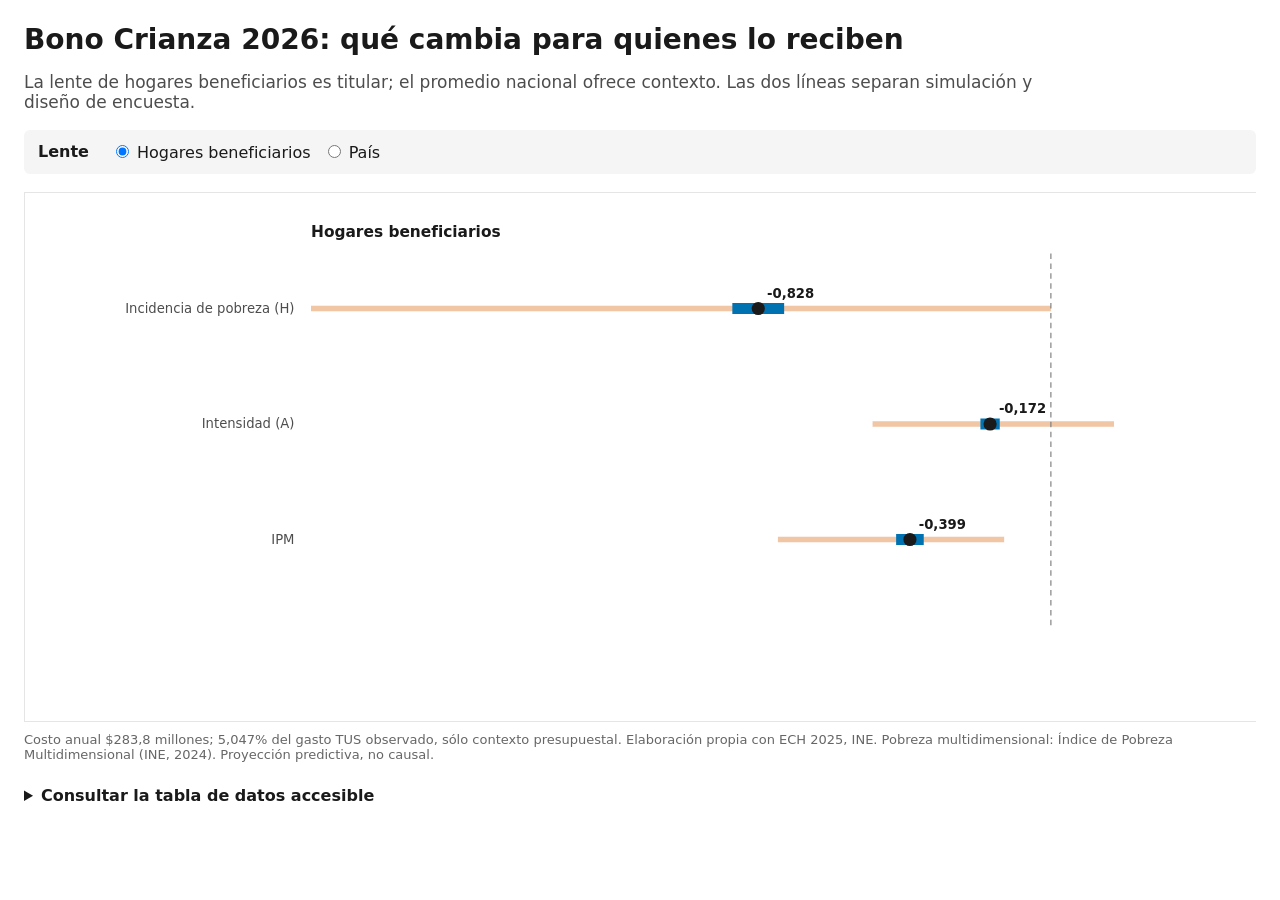
<file: site/figures/06_bono_crianza_2026.html>
<!doctype html><html lang='es'><head><meta charset='utf-8'><meta name='viewport' content='width=device-width,initial-scale=1'><title>Bono Crianza 2026: qué cambia para quienes lo reciben</title><style>body{font-family:system-ui,-apple-system,Segoe UI,sans-serif;margin:0;color:#1A1A1A;background:#fff}.wrap{max-width:1240px;margin:auto;padding:24px}h1{font-size:28px;line-height:1.12;margin:0 0 8px}.subtitle{font-size:17px;color:#4D4D4D;max-width:1050px}.controls{display:flex;gap:16px;align-items:center;flex-wrap:wrap;margin:18px 0;padding:12px;background:#F5F5F5;border-radius:6px}.controls fieldset{border:0;padding:0;margin:0;display:flex;gap:12px}.controls legend{font-weight:700;margin-right:8px;float:left}.chart-scroll,.table-scroll{overflow-x:auto}.chart-scroll svg,#annex-chart svg{display:block;min-width:920px;width:100%;height:auto;border:1px solid #E5E5E5;background:white}.axis{stroke:#999}.zero{stroke:#777;stroke-dasharray:5 4}.label{font-size:12px;fill:#4D4D4D}.note{font-size:12px;fill:#666}.direct{font-size:12px;font-weight:700;fill:#1A1A1A}.panel-title{font-size:14px;font-weight:700;fill:#1A1A1A}.mark{cursor:crosshair}.mark:focus{outline:none;stroke:#000!important;stroke-width:4!important}.live{position:fixed;display:none;z-index:5;max-width:360px;background:#1A1A1A;color:#fff;padding:9px 11px;border-radius:5px;font-size:14px;pointer-events:none}.live.shown{display:block}.source{font-size:13px;color:#666;margin-top:10px}.data-table,.annex{margin-top:24px}.data-table summary{font-weight:700;cursor:pointer}table{border-collapse:collapse;font-size:13px;min-width:900px}th,td{border:1px solid #DDD;padding:6px;text-align:left}th{background:#F2F2F2;position:sticky;top:0}@media(max-width:600px){.wrap{padding:14px}h1{font-size:23px}.subtitle{font-size:15px}.controls{align-items:flex-start;flex-direction:column}.chart-scroll svg,#annex-chart svg{width:920px}.label,.note,.direct{font-size:12px}}</style></head><body><main class='wrap'><h1>Bono Crianza 2026: qué cambia para quienes lo reciben</h1><p class='subtitle'>La lente de hogares beneficiarios es titular; el promedio nacional ofrece contexto. Las dos líneas separan simulación y diseño de encuesta.</p><div class='controls'><fieldset><legend>Lente</legend><label><input type='radio' name='lens' value='Hogares beneficiarios' checked> Hogares beneficiarios</label><label><input type='radio' name='lens' value='País'> País</label></fieldset></div><div id='chart' class='chart-scroll'></div><p class='source'>Costo anual $283,8 millones; 5,047% del gasto TUS observado, sólo contexto presupuestal. Elaboración propia con ECH 2025, INE. Pobreza multidimensional: Índice de Pobreza Multidimensional (INE, 2024). Proyección predictiva, no causal.</p><details class='data-table'><summary>Consultar la tabla de datos accesible</summary><div class='table-scroll'><table><thead><tr><th scope='col'>lente</th><th scope='col'>metrica_rotulo</th><th scope='col'>estimacion</th><th scope='col'>mc_p2_5</th><th scope='col'>mc_p97_5</th><th scope='col'>diseno_inferior</th><th scope='col'>diseno_superior</th><th scope='col'>tooltip</th></tr></thead><tbody><tr><td>Hogares beneficiarios</td><td>Incidencia de pobreza (H)</td><td>-0.82781286</td><td>-2.09294794</td><td> 0.000000000</td><td>-0.90108596</td><td>-0.75453977</td><td>Hogares beneficiarios · Incidencia de pobreza (H) · cambio -0,8278 · Monte Carlo -2,0929 a 0,0000 · diseño -0,9011 a -0,7545</td></tr><tr><td>Hogares beneficiarios</td><td>Intensidad (A)</td><td>-0.17200177</td><td>-0.50441898</td><td> 0.178517462</td><td>-0.19937925</td><td>-0.14466909</td><td>Hogares beneficiarios · Intensidad (A) · cambio -0,1720 · Monte Carlo -0,5044 a 0,1785 · diseño -0,1994 a -0,1447</td></tr><tr><td>Hogares beneficiarios</td><td>IPM</td><td>-0.39874414</td><td>-0.77219793</td><td>-0.132236256</td><td>-0.43780804</td><td>-0.35968024</td><td>Hogares beneficiarios · IPM · cambio -0,3987 · Monte Carlo -0,7722 a -0,1322 · diseño -0,4378 a -0,3597</td></tr><tr><td>País</td><td>Incidencia de pobreza (H)</td><td>-0.02687526</td><td>-0.07287042</td><td> 0.000000000</td><td>-0.03069682</td><td>-0.02305371</td><td>País · Incidencia de pobreza (H) · cambio -0,0269 · Monte Carlo -0,0729 a 0,0000 · diseño -0,0307 a -0,0231</td></tr><tr><td>País</td><td>Intensidad (A)</td><td>-0.02367571</td><td>-0.05798521</td><td> 0.006418043</td><td>-0.02824930</td><td>-0.01908810</td><td>País · Intensidad (A) · cambio -0,0237 · Monte Carlo -0,0580 a 0,0064 · diseño -0,0282 a -0,0191</td></tr><tr><td>País</td><td>IPM</td><td>-0.01354667</td><td>-0.02660047</td><td>-0.004192532</td><td>-0.01553183</td><td>-0.01156152</td><td>País · IPM · cambio -0,0135 · Monte Carlo -0,0266 a -0,0042 · diseño -0,0155 a -0,0116</td></tr></tbody></table></div></details></main><div id='live' class='live' role='status' aria-live='polite'></div><script id='viz-payload' type='application/json' data-sha256='8de7cbbf7a8b57b6594410053093cf6bba3345066871e756ca139b7d51d132dc'>{"records":[{"lente":"Hogares beneficiarios","metrica_rotulo":"Incidencia de pobreza (H)","estimacion":-0.827812862656195,"mc_p2_5":-2.09294793943809,"mc_p97_5":0,"diseno_inferior":-0.901085958282054,"diseno_superior":-0.754539767030339,"tooltip":"Hogares beneficiarios · Incidencia de pobreza (H) · cambio -0,8278 · Monte Carlo -2,0929 a 0,0000 · diseño -0,9011 a -0,7545"},{"lente":"Hogares beneficiarios","metrica_rotulo":"Intensidad (A)","estimacion":-0.172001766011549,"mc_p2_5":-0.504418984618313,"mc_p97_5":0.178517462274621,"diseno_inferior":-0.199379251010645,"diseno_superior":-0.144669090705884,"tooltip":"Hogares beneficiarios · Intensidad (A) · cambio -0,1720 · Monte Carlo -0,5044 a 0,1785 · diseño -0,1994 a -0,1447"},{"lente":"Hogares beneficiarios","metrica_rotulo":"IPM","estimacion":-0.39874414127511,"mc_p2_5":-0.772197932691016,"mc_p97_5":-0.132236256173586,"diseno_inferior":-0.437808042184683,"diseno_superior":-0.359680240365535,"tooltip":"Hogares beneficiarios · IPM · cambio -0,3987 · Monte Carlo -0,7722 a -0,1322 · diseño -0,4378 a -0,3597"},{"lente":"País","metrica_rotulo":"Incidencia de pobreza (H)","estimacion":-0.0268752636673742,"mc_p2_5":-0.072870417481933,"mc_p97_5":0,"diseno_inferior":-0.0306968222531278,"diseno_superior":-0.0230537050816227,"tooltip":"País · Incidencia de pobreza (H) · cambio -0,0269 · Monte Carlo -0,0729 a 0,0000 · diseño -0,0307 a -0,0231"},{"lente":"País","metrica_rotulo":"Intensidad (A)","estimacion":-0.0236757095838863,"mc_p2_5":-0.0579852135073074,"mc_p97_5":0.00641804325399009,"diseno_inferior":-0.0282492999363304,"diseno_superior":-0.0190880987865938,"tooltip":"País · Intensidad (A) · cambio -0,0237 · Monte Carlo -0,0580 a 0,0064 · diseño -0,0282 a -0,0191"},{"lente":"País","metrica_rotulo":"IPM","estimacion":-0.0135466734829308,"mc_p2_5":-0.0266004737328313,"mc_p97_5":-0.00419253184396,"diseno_inferior":-0.0155318285398809,"diseno_superior":-0.011561518425981,"tooltip":"País · IPM · cambio -0,0135 · Monte Carlo -0,0266 a -0,0042 · diseño -0,0155 a -0,0116"}],"spec":{"kind":"bono","title":"Bono Crianza 2026: qué cambia para quienes lo reciben","subtitle":"La lente de hogares beneficiarios es titular; el promedio nacional ofrece contexto. Las dos líneas separan simulación y diseño de encuesta.","note":"Costo anual $283,8 millones; 5,047% del gasto TUS observado, sólo contexto presupuestal."}}</script><script>const box=document.getElementById('viz-payload');
const payload=JSON.parse(box.textContent), d=payload.records, s=payload.spec;
const NS='http://www.w3.org/2000/svg', chart=document.getElementById('chart'), live=document.getElementById('live');
const C={national:'#0072B2',benefit:'#D55E00',money:'#009E73',context:'#8C8C8C',light:'#D9D9D9',ink:'#1A1A1A',yellow:'#E69F00',purple:'#CC79A7'};
const el=(n,a={})=>{const z=document.createElementNS(NS,n);Object.entries(a).forEach(([k,v])=>z.setAttribute(k,v));return z};
const svg=(h=660)=>{chart.replaceChildren();const z=el('svg',{viewBox:`0 0 1120 ${h}`,role:'img','aria-label':s.title});chart.appendChild(z);return z};
const txt=(g,x,y,t,cls='label',anchor='start')=>{const z=el('text',{x,y,class:cls,'text-anchor':anchor});z.textContent=t;g.appendChild(z);return z};
const line=(g,x1,y1,x2,y2,a={})=>{const z=el('line',{x1,y1,x2,y2,...a});g.appendChild(z);return z};
const scale=(v,a,b,c,e)=>c+(+v-a)*(e-c)/(b-a||1);
const fmt=(v,n=2)=>Number(v).toLocaleString('es-UY',{minimumFractionDigits:n,maximumFractionDigits:n});
function wire(z,r){const label=r.tooltip||r.aria||'Dato de la figura';z.classList.add('mark');z.setAttribute('tabindex','0');z.setAttribute('role','img');z.setAttribute('aria-label',label);
 const show=e=>{live.textContent=label;live.classList.add('shown');const p=e&&e.clientX?e:{clientX:90,clientY:90};live.style.left=(p.clientX+12)+'px';live.style.top=(p.clientY+12)+'px'};
 z.addEventListener('pointerenter',show);z.addEventListener('pointermove',show);z.addEventListener('focus',show);z.addEventListener('keydown',e=>{if(e.key==='Enter'||e.key===' '){e.preventDefault();show(e)}});
 ['pointerleave','blur'].forEach(q=>z.addEventListener(q,()=>live.classList.remove('shown')));}
function polygon(g,pts,fill,opacity){const z=el('polygon',{points:pts.map(p=>p.join(',')).join(' '),fill,opacity});g.appendChild(z)}
function axes(g,ox,oy,w,h,xmin,xmax,ymin,ymax){line(g,ox,oy+h,ox+w,oy+h,{class:'axis'});line(g,ox,oy,ox,oy+h,{class:'axis'});if(ymin<=0&&ymax>=0)line(g,ox,scale(0,ymin,ymax,oy+h,oy),ox+w,scale(0,ymin,ymax,oy+h,oy),{class:'zero'});txt(g,ox,oy+h+20,fmt(xmin,0),'label');txt(g,ox+w,oy+h+20,fmt(xmax,0),'label','end');txt(g,ox-8,oy+5,fmt(ymax,2),'label','end');txt(g,ox-8,oy+h,fmt(ymin,2),'label','end');}
function renderDose(){const g=svg(900),metrics=[...new Set(d.map(r=>r.metrica_rotulo))],lenses=[...new Set(d.map(r=>r.lente))],w=485,h=220;
 metrics.forEach((m,mi)=>lenses.forEach((l,li)=>{const q=d.filter(r=>r.metrica_rotulo===m&&r.lente===l).sort((a,b)=>a.escenario-b.escenario),ox=85+li*535,oy=55+mi*275,xmin=0,xmax=1000;const ys=q.flatMap(r=>[r.mc_inferior,r.mc_superior,r.diseno_inferior,r.diseno_superior]);let ymin=Math.min(0,...ys),ymax=Math.max(0,...ys);const col=l==='País'?C.national:C.benefit;
 const shade=el('rect',{x:scale(300,xmin,xmax,ox,ox+w),y:oy,width:scale(1000,xmin,xmax,ox,ox+w)-scale(300,xmin,xmax,ox,ox+w),height:h,fill:'#EFEFEF'});g.appendChild(shade);txt(g,scale(650,xmin,xmax,ox,ox+w),oy+16,'zona tendencial','note','middle');axes(g,ox,oy,w,h,xmin,xmax,ymin,ymax);txt(g,ox,oy-17,`${m} — ${l}`,'panel-title');
 [['mc_inferior','mc_superior',.13,'mc'],['diseno_inferior','diseno_superior',.30,'design']].forEach(([lo,hi,op,id])=>{if(document.getElementById(id).checked){const top=q.map(r=>[scale(r.escenario,xmin,xmax,ox,ox+w),scale(r[hi],ymin,ymax,oy+h,oy)]),bot=[...q].reverse().map(r=>[scale(r.escenario,xmin,xmax,ox,ox+w),scale(r[lo],ymin,ymax,oy+h,oy)]);polygon(g,top.concat(bot),col,op)}});
 const pts=q.map(r=>[scale(r.escenario,xmin,xmax,ox,ox+w),scale(r.estimacion_mc,ymin,ymax,oy+h,oy)]);const p=el('polyline',{points:pts.map(z=>z.join(',')).join(' '),fill:'none',stroke:col,'stroke-width':2});g.appendChild(p);q.forEach((r,i)=>{const z=el('circle',{cx:pts[i][0],cy:pts[i][1],r:5,fill:col});wire(z,r);g.appendChild(z);if(r.escenario===50)txt(g,pts[i][0]+7,pts[i][1]-8,`${fmt(r.estimacion_mc,2)} pp`,'direct')})}));}
function renderQuintiles(){const scenarios=[...new Set(d.map(r=>+r.escenario))].filter(x=>x>0).sort((a,b)=>a-b),slider=document.getElementById('scenario');slider.max=scenarios.length-1;let idx=Math.max(0,scenarios.indexOf(50));if(+slider.value>=scenarios.length)slider.value=idx;const chosen=scenarios[+slider.value];document.getElementById('scenario-label').textContent=`+${chosen}%`;const q=d.filter(r=>+r.escenario===chosen),g=svg(610),ox1=260,ox2=730,top=85,bottom=530,ymin=0,ymax=Math.max(...q.map(r=>r.H_pct_base))*1.08;txt(g,ox1,50,'Situación actual','panel-title','middle');txt(g,ox2,50,`Con aumento +${chosen}%`,'panel-title','middle');
 q.forEach(r=>{const y1=scale(r.H_pct_base,ymin,ymax,bottom,top),y2=scale(r.H_pct,ymin,ymax,bottom,top),col=+r.quintil===1?C.benefit:C.context;const z=line(g,ox1,y1,ox2,y2,{stroke:col,'stroke-width':+r.quintil===1?4:2});wire(z,r);[ [ox1,y1],[ox2,y2] ].forEach(p=>g.appendChild(el('circle',{cx:p[0],cy:p[1],r:5,fill:col})));txt(g,ox1-12,y1+4,`Q${r.quintil}  ${fmt(r.H_pct_base,1)}%`,'label','end');txt(g,ox2+12,y2+4,`${fmt(r.H_pct,1)}%  (${fmt(r.dH_pp,2)} pp)`,'direct')});renderQuintileHeat(scenarios);}
function renderQuintileHeat(scenarios){const host=document.getElementById('annex-chart');host.replaceChildren();const g=el('svg',{viewBox:'0 0 1120 360',role:'img','aria-label':'Mapa de calor de quintiles y escenarios'});host.appendChild(g);const qs=[1,2,3,4,5],ox=90,oy=45,w=980,h=250,cw=w/scenarios.length,ch=h/5,max=Math.max(...d.map(r=>Math.abs(r.dH_pp)));scenarios.forEach((e,i)=>qs.forEach((q,j)=>{const r=d.find(z=>+z.escenario===e&&+z.quintil===q),t=Math.abs(r.dH_pp)/(max||1),fill=`rgb(${Math.round(240-27*t)},${Math.round(244-150*t)},${Math.round(247-50*t)})`,z=el('rect',{x:ox+i*cw,y:oy+j*ch,width:cw-1,height:ch-1,fill});wire(z,r);g.appendChild(z)}));scenarios.forEach((e,i)=>txt(g,ox+(i+.5)*cw,oy+h+20,`+${e}%`,'label','middle'));qs.forEach((q,j)=>txt(g,ox-8,oy+(j+.62)*ch,`Q${q}`,'label','end'));}
function renderIndicators(){const cat=document.getElementById('category').value,q=d.filter(r=>cat==='all'||r.categoria===cat),g=svg(Math.max(620,q.length*35+120)),ox=290,oy=55,w=740,row=35,xmax=Math.max(1,...d.map(r=>+r.reduccion_total_0_30_pp));if(!q.length){txt(g,560,120,'No hay indicadores FLUJO en esta corrida.','panel-title','middle');return}q.sort((a,b)=>a.reduccion_total_0_30_pp-b.reduccion_total_0_30_pp).forEach((r,i)=>{const y=oy+i*row+15,x=scale(r.reduccion_total_0_30_pp,0,xmax,ox,ox+w),col=r.categoria==='STOCK'?C.context:r.categoria==='FLUJO'?C.benefit:C.national;txt(g,ox-10,y+4,r.indicador_rotulo,'label','end');line(g,ox,y,x,y,{stroke:'#C9C9C9','stroke-width':3});const rad=1.15*Math.sqrt(100*r.prevalencia_predicha_base),z=el('circle',{cx:x,cy:y,r:rad,fill:col});wire(z,r);g.appendChild(z);const hit=el('circle',{cx:x,cy:y,r:Math.max(12,rad),fill:'transparent'});wire(hit,r);g.appendChild(hit)});line(g,ox,oy+q.length*row+8,ox+w,oy+q.length*row+8,{class:'axis'});txt(g,ox,oy+q.length*row+30,'0 pp','label');txt(g,ox+w,oy+q.length*row+30,`${fmt(xmax,2)} pp`,'label','end');}
function renderDecomp(){const level=document.querySelector('input[name=level]:checked').value,q=d.filter(r=>r.nivel===level),panels=[...new Set(q.map(r=>r.panel))],g=svg(level==='dimension'?570:760),pw=330,ph=level==='dimension'?370:590;panels.forEach((p,pi)=>{const a=q.filter(r=>r.panel===p),ox=55+pi*355,oy=65,max=Math.max(...a.map(r=>Math.max(Math.abs(r.valor||0),Math.abs(r.bajo||0),Math.abs(r.alto||0))),.001),row=ph/a.length;txt(g,ox,35,p,'panel-title');a.forEach((r,i)=>{const y=oy+(i+.55)*row,x0=scale(0,-max,max,ox,ox+pw),x=scale(r.valor,-max,max,ox,ox+pw);txt(g,ox,y-4,r.rotulo,'label');if(Number.isFinite(+r.bajo)&&Number.isFinite(+r.alto))line(g,scale(r.bajo,-max,max,ox,ox+pw),y+8,scale(r.alto,-max,max,ox,ox+pw),y+8,{stroke:C.benefit,'stroke-width':5,opacity:.45});const z=el('circle',{cx:x,cy:y+8,r:5,fill:p.includes('actual')?C.national:C.benefit});wire(z,r);g.appendChild(z)});line(g,scale(0,-max,max,ox,ox+pw),oy-10,scale(0,-max,max,ox,ox+pw),oy+ph,{class:'zero'})});}
function renderMosaic(){const cut=document.getElementById('cut').value,unit=document.getElementById('unit').value,q=d.filter(r=>r.elegibilidad===cut&&r.unidad===unit),g=svg(650),ox=110,oy=65,w=880,h=470;txt(g,ox,35,`${s.cut_labels[cut]} — ${unit}`,'panel-title');q.forEach(r=>{const eligible=!r.cuadrante.toLowerCase().includes('no elegible'),z=el('rect',{x:ox+r.xmin*w,y:oy+(1-r.ymax)*h,width:(r.xmax-r.xmin)*w,height:(r.ymax-r.ymin)*h,fill:eligible?C.national:C.light,stroke:'white','stroke-width':3});wire(z,r);g.appendChild(z);const area=(r.xmax-r.xmin)*(r.ymax-r.ymin);if(area>.035){const t=txt(g,ox+(r.xmin+r.xmax)*w/2,oy+(1-(r.ymin+r.ymax)/2)*h,`${r.cuadrante}: ${fmt(100*r.proporcion,1)}%`,'direct','middle');if(eligible)t.setAttribute('fill','white')}});txt(g,ox+w/2,oy+h+32,'Pobreza IPM: pobre a la izquierda; no pobre a la derecha','label','middle');if(cut==='pe_tus23')txt(g,ox,oy+h+58,s.ic_note,'note');}
function renderBono(){const lens=document.querySelector('input[name=lens]:checked').value,q=d.filter(r=>r.lente===lens),g=svg(480),ox=260,oy=80,w=730,row=105;const vals=q.flatMap(r=>[r.mc_p2_5,r.mc_p97_5,r.diseno_inferior,r.diseno_superior]);let xmin=Math.min(...vals),xmax=Math.max(0,...vals);txt(g,ox,40,lens,'panel-title');q.forEach((r,i)=>{const y=oy+i*row+25;txt(g,ox-15,y+4,r.metrica_rotulo,'label','end');line(g,scale(r.mc_p2_5,xmin,xmax,ox,ox+w),y,scale(r.mc_p97_5,xmin,xmax,ox,ox+w),y,{stroke:C.benefit,'stroke-width':5,opacity:.35});line(g,scale(r.diseno_inferior,xmin,xmax,ox,ox+w),y,scale(r.diseno_superior,xmin,xmax,ox,ox+w),y,{stroke:C.national,'stroke-width':10});const z=el('circle',{cx:scale(r.estimacion,xmin,xmax,ox,ox+w),cy:y,r:6,fill:C.ink});wire(z,r);g.appendChild(z);txt(g,scale(r.estimacion,xmin,xmax,ox,ox+w)+8,y-10,fmt(r.estimacion,3),'direct')});line(g,scale(0,xmin,xmax,ox,ox+w),oy-25,scale(0,xmin,xmax,ox,ox+w),oy+q.length*row,{class:'zero'});}
function renderPolicy(){const g=svg(710),eff=d.filter(r=>r.tipo==='eficiencia'),pairs=d.filter(r=>r.tipo==='contraste'),ox=80,oy=85,w=430,h=500;txt(g,ox,45,'A. Frontera costo–efecto','panel-title');const xmax=Math.max(...eff.map(r=>r.costo)),ymax=Math.max(...eff.map(r=>r.reduccion));const pts=eff.map(r=>[scale(r.costo,0,xmax,ox,ox+w),scale(r.reduccion,0,ymax,oy+h,oy)]);g.appendChild(el('polyline',{points:pts.map(p=>p.join(',')).join(' '),fill:'none',stroke:C.context,'stroke-width':2}));eff.forEach((r,i)=>{const z=el('circle',{cx:pts[i][0],cy:pts[i][1],r:6,fill:C.national});wire(z,r);g.appendChild(z);txt(g,pts[i][0],pts[i][1]-11,`+${r.escenario}%`,'label','middle')});axes(g,ox,oy,w,h,0,xmax,0,ymax);const ox2=675,w2=385,row=45,vals=pairs.flatMap(r=>[r.p2_5,r.p97_5]),xmin=Math.min(...vals),xxmax=Math.max(...vals);txt(g,ox2,45,'B. Diez contrastes pareados a–e','panel-title');pairs.forEach((r,i)=>{const y=oy+i*row+12;txt(g,ox2-10,y+4,r.etiqueta,'label','end');line(g,scale(r.p2_5,xmin,xxmax,ox2,ox2+w2),y,scale(r.p97_5,xmin,xxmax,ox2,ox2+w2),y,{stroke:C.national,'stroke-width':4});const z=el('circle',{cx:scale(r.media,xmin,xxmax,ox2,ox2+w2),cy:y,r:5,fill:C.national});wire(z,r);g.appendChild(z)});line(g,scale(0,xmin,xxmax,ox2,ox2+w2),oy-10,scale(0,xmin,xxmax,ox2,ox2+w2),oy+pairs.length*row+15,{class:'zero'});}
function renderSensitivity(){const panels=[...new Set(d.map(r=>r.panel))],g=svg(520),pw=330,ox0=65;panels.forEach((p,pi)=>{const q=d.filter(r=>r.panel===p),ox=ox0+pi*355,oy=85,row=95,vals=q.flatMap(r=>[r.bajo,r.alto]),xmin=Math.min(0,...vals),xmax=Math.max(0,...vals);txt(g,ox,42,p,'panel-title');q.forEach((r,i)=>{const y=oy+i*row+20;txt(g,ox,y-12,r.alternativa,'label');line(g,scale(r.bajo,xmin,xmax,ox,ox+pw),y,scale(r.alto,xmin,xmax,ox,ox+pw),y,{stroke:C.national,'stroke-width':5});const z=el('circle',{cx:scale(r.valor,xmin,xmax,ox,ox+pw),cy:y,r:6,fill:C.national});wire(z,r);g.appendChild(z)});line(g,scale(0,xmin,xmax,ox,ox+pw),oy-25,scale(0,xmin,xmax,ox,ox+pw),oy+q.length*row,{class:'zero'})});}
function renderCluster(){const g=svg(480),bars=[...new Set(d.map(r=>r.barra))],ox=270,w=760;bars.forEach((b,bi)=>{const q=d.filter(r=>r.barra===b),y=115+bi*180;txt(g,ox-15,y+25,b,'panel-title','end');let acc=0;q.forEach(r=>{const ww=w*r.proporcion,z=el('rect',{x:ox+acc*w,y,width:ww,height:60,fill:r.segmento.includes('Cluster')?C.national:r.segmento.startsWith('Con ')?C.benefit:r.segmento.startsWith('Sin ')?C.context:C.light,stroke:'white','stroke-width':2});wire(z,r);g.appendChild(z);if(ww>110)txt(g,ox+acc*w+ww/2,y+27,`${r.segmento}`,'direct','middle');if(ww>80)txt(g,ox+acc*w+ww/2,y+47,`${fmt(100*r.proporcion,1)}%`,'label','middle');acc+=r.proporcion})});txt(g,ox,430,`Score vulnerable ${fmt(d[0].score_vulnerable,3)} · ${fmt(d[0].ratio,1)} veces el promedio de los otros grupos`,'note');}
function renderCurves(){const g=svg(620),lenses=[...new Set(d.map(r=>r.lente))],w=485,h=430;lenses.forEach((l,li)=>{const q=d.filter(r=>r.lente===l),groups=[...new Set(q.map(r=>r.medida))],ox=80+li*540,oy=75,xmin=0,xmax=1000,ys=q.map(r=>+r.cambio),ymin=Math.min(0,...ys),ymax=Math.max(0,...ys);txt(g,ox,38,l,'panel-title');axes(g,ox,oy,w,h,xmin,xmax,ymin,ymax);groups.forEach((m,mi)=>{const a=q.filter(r=>r.medida===m).sort((u,v)=>u.escenario-v.escenario),col=m==='IPM'?C.national:C.money,pts=a.map(r=>[scale(r.escenario,xmin,xmax,ox,ox+w),scale(r.cambio,ymin,ymax,oy+h,oy)]);g.appendChild(el('polyline',{points:pts.map(p=>p.join(',')).join(' '),fill:'none',stroke:col,'stroke-width':3}));a.forEach((r,i)=>{const z=el('circle',{cx:pts[i][0],cy:pts[i][1],r:5,fill:col});wire(z,r);g.appendChild(z);if(+r.escenario===50)txt(g,pts[i][0]+7,pts[i][1]-7,`${m}: ${fmt(r.cambio,2)} pp`,'direct')})})});}
function render(){if(s.kind==='dosis')renderDose();else if(s.kind==='quintiles')renderQuintiles();else if(s.kind==='indicadores')renderIndicators();else if(s.kind==='descomposicion')renderDecomp();else if(s.kind==='mosaico')renderMosaic();else if(s.kind==='bono')renderBono();else if(s.kind==='politica')renderPolicy();else if(s.kind==='sensibilidad')renderSensitivity();else if(s.kind==='cluster')renderCluster();else renderCurves();}
document.querySelectorAll('.controls input,.controls select').forEach(z=>z.addEventListener('input',render));render();</script></body></html>
</file>
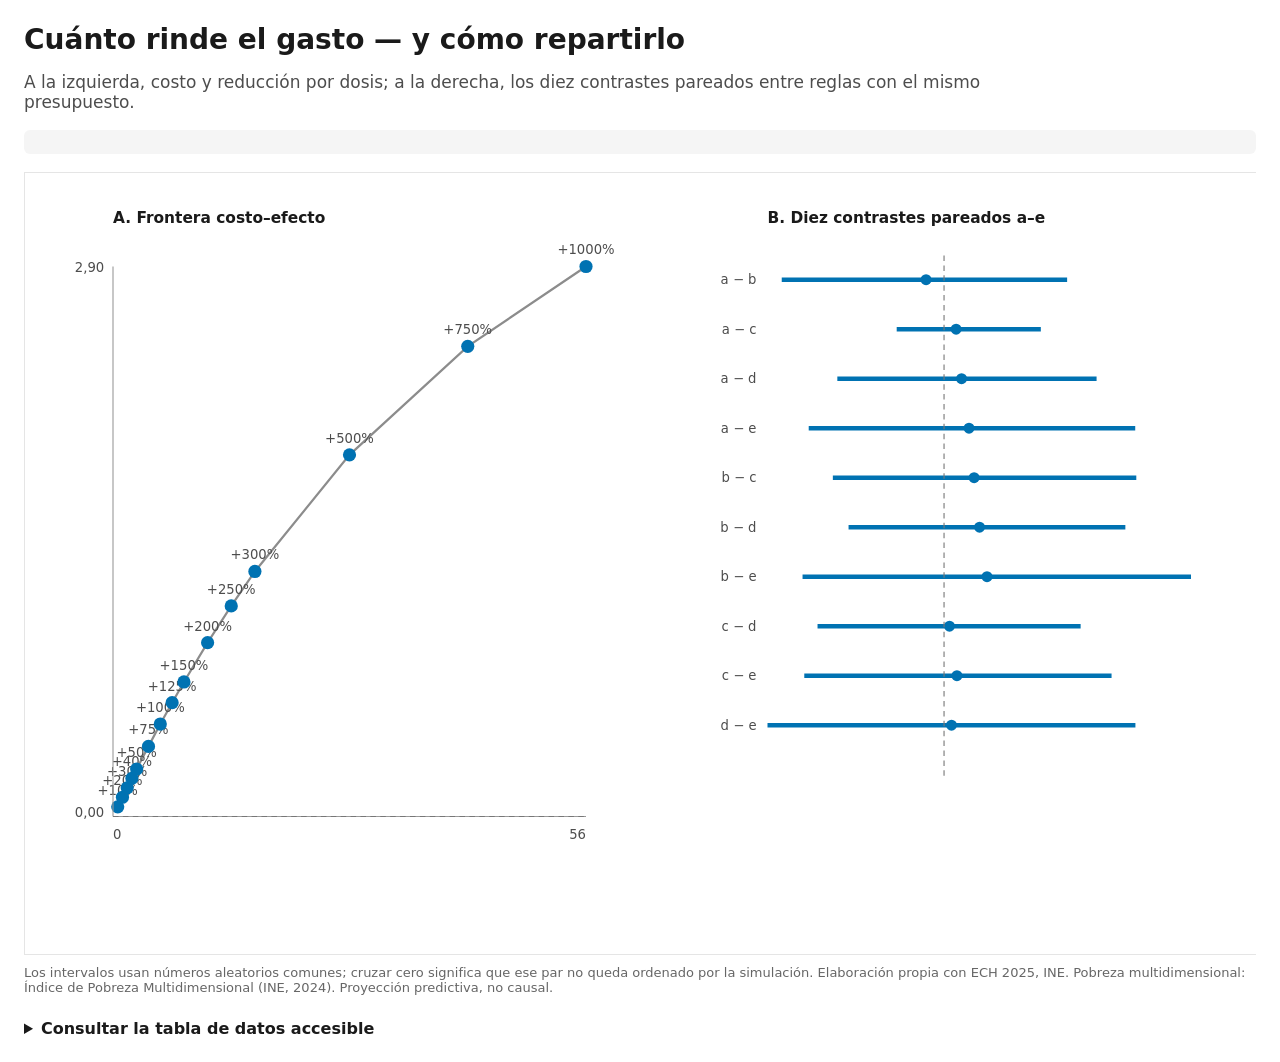
<file: site/figures/07_cuanto_rinde_y_como_repartir.html>
<!doctype html><html lang='es'><head><meta charset='utf-8'><meta name='viewport' content='width=device-width,initial-scale=1'><title>Cuánto rinde el gasto — y cómo repartirlo</title><style>body{font-family:system-ui,-apple-system,Segoe UI,sans-serif;margin:0;color:#1A1A1A;background:#fff}.wrap{max-width:1240px;margin:auto;padding:24px}h1{font-size:28px;line-height:1.12;margin:0 0 8px}.subtitle{font-size:17px;color:#4D4D4D;max-width:1050px}.controls{display:flex;gap:16px;align-items:center;flex-wrap:wrap;margin:18px 0;padding:12px;background:#F5F5F5;border-radius:6px}.controls fieldset{border:0;padding:0;margin:0;display:flex;gap:12px}.controls legend{font-weight:700;margin-right:8px;float:left}.chart-scroll,.table-scroll{overflow-x:auto}.chart-scroll svg,#annex-chart svg{display:block;min-width:920px;width:100%;height:auto;border:1px solid #E5E5E5;background:white}.axis{stroke:#999}.zero{stroke:#777;stroke-dasharray:5 4}.label{font-size:12px;fill:#4D4D4D}.note{font-size:12px;fill:#666}.direct{font-size:12px;font-weight:700;fill:#1A1A1A}.panel-title{font-size:14px;font-weight:700;fill:#1A1A1A}.mark{cursor:crosshair}.mark:focus{outline:none;stroke:#000!important;stroke-width:4!important}.live{position:fixed;display:none;z-index:5;max-width:360px;background:#1A1A1A;color:#fff;padding:9px 11px;border-radius:5px;font-size:14px;pointer-events:none}.live.shown{display:block}.source{font-size:13px;color:#666;margin-top:10px}.data-table,.annex{margin-top:24px}.data-table summary{font-weight:700;cursor:pointer}table{border-collapse:collapse;font-size:13px;min-width:900px}th,td{border:1px solid #DDD;padding:6px;text-align:left}th{background:#F2F2F2;position:sticky;top:0}@media(max-width:600px){.wrap{padding:14px}h1{font-size:23px}.subtitle{font-size:15px}.controls{align-items:flex-start;flex-direction:column}.chart-scroll svg,#annex-chart svg{width:920px}.label,.note,.direct{font-size:12px}}</style></head><body><main class='wrap'><h1>Cuánto rinde el gasto — y cómo repartirlo</h1><p class='subtitle'>A la izquierda, costo y reducción por dosis; a la derecha, los diez contrastes pareados entre reglas con el mismo presupuesto.</p><div class='controls'></div><div id='chart' class='chart-scroll'></div><p class='source'>Los intervalos usan números aleatorios comunes; cruzar cero significa que ese par no queda ordenado por la simulación. Elaboración propia con ECH 2025, INE. Pobreza multidimensional: Índice de Pobreza Multidimensional (INE, 2024). Proyección predictiva, no causal.</p><details class='data-table'><summary>Consultar la tabla de datos accesible</summary><div class='table-scroll'><table><thead><tr><th scope='col'>tipo</th><th scope='col'>escenario</th><th scope='col'>costo</th><th scope='col'>reduccion</th><th scope='col'>eficiencia</th><th scope='col'>etiqueta</th><th scope='col'>tooltip</th><th scope='col'>media</th><th scope='col'>p2_5</th><th scope='col'>p97_5</th><th scope='col'>regla_a</th><th scope='col'>regla_b</th></tr></thead><tbody><tr><td>eficiencia</td><td>  10</td><td> 0.5622695</td><td>0.05095054</td><td>0.09061587</td><td>+10%</td><td>Aumento +10% · costo anual $0,562 mil millones · reducción H 0,051 pp · 0,091 pp por $1.000 millones</td><td>NA</td><td>NA</td><td>NA</td><td>NA</td><td>NA</td></tr><tr><td>eficiencia</td><td>  20</td><td> 1.1245390</td><td>0.10149646</td><td>0.09025606</td><td>+20%</td><td>Aumento +20% · costo anual $1,125 mil millones · reducción H 0,101 pp · 0,090 pp por $1.000 millones</td><td>NA</td><td>NA</td><td>NA</td><td>NA</td><td>NA</td></tr><tr><td>eficiencia</td><td>  30</td><td> 1.6868085</td><td>0.15142821</td><td>0.08977202</td><td>+30%</td><td>Aumento +30% · costo anual $1,687 mil millones · reducción H 0,151 pp · 0,090 pp por $1.000 millones</td><td>NA</td><td>NA</td><td>NA</td><td>NA</td><td>NA</td></tr><tr><td>eficiencia</td><td>  40</td><td> 2.2490780</td><td>0.20097636</td><td>0.08935944</td><td>+40%</td><td>Aumento +40% · costo anual $2,249 mil millones · reducción H 0,201 pp · 0,089 pp por $1.000 millones</td><td>NA</td><td>NA</td><td>NA</td><td>NA</td><td>NA</td></tr><tr><td>eficiencia</td><td>  50</td><td> 2.8113475</td><td>0.25036920</td><td>0.08905665</td><td>+50%</td><td>Aumento +50% · costo anual $2,811 mil millones · reducción H 0,250 pp · 0,089 pp por $1.000 millones</td><td>NA</td><td>NA</td><td>NA</td><td>NA</td><td>NA</td></tr><tr><td>eficiencia</td><td>  75</td><td> 4.2170213</td><td>0.36993305</td><td>0.08772378</td><td>+75%</td><td>Aumento +75% · costo anual $4,217 mil millones · reducción H 0,370 pp · 0,088 pp por $1.000 millones</td><td>NA</td><td>NA</td><td>NA</td><td>NA</td><td>NA</td></tr><tr><td>eficiencia</td><td> 100</td><td> 5.6226950</td><td>0.48783419</td><td>0.08676163</td><td>+100%</td><td>Aumento +100% · costo anual $5,623 mil millones · reducción H 0,488 pp · 0,087 pp por $1.000 millones</td><td>NA</td><td>NA</td><td>NA</td><td>NA</td><td>NA</td></tr><tr><td>eficiencia</td><td> 125</td><td> 7.0283688</td><td>0.60041916</td><td>0.08542795</td><td>+125%</td><td>Aumento +125% · costo anual $7,028 mil millones · reducción H 0,600 pp · 0,085 pp por $1.000 millones</td><td>NA</td><td>NA</td><td>NA</td><td>NA</td><td>NA</td></tr><tr><td>eficiencia</td><td> 150</td><td> 8.4340425</td><td>0.70981441</td><td>0.08416064</td><td>+150%</td><td>Aumento +150% · costo anual $8,434 mil millones · reducción H 0,710 pp · 0,084 pp por $1.000 millones</td><td>NA</td><td>NA</td><td>NA</td><td>NA</td><td>NA</td></tr><tr><td>eficiencia</td><td> 200</td><td>11.2453900</td><td>0.91727746</td><td>0.08156920</td><td>+200%</td><td>Aumento +200% · costo anual $11,245 mil millones · reducción H 0,917 pp · 0,082 pp por $1.000 millones</td><td>NA</td><td>NA</td><td>NA</td><td>NA</td><td>NA</td></tr><tr><td>eficiencia</td><td> 250</td><td>14.0567375</td><td>1.11094798</td><td>0.07903313</td><td>+250%</td><td>Aumento +250% · costo anual $14,057 mil millones · reducción H 1,111 pp · 0,079 pp por $1.000 millones</td><td>NA</td><td>NA</td><td>NA</td><td>NA</td><td>NA</td></tr><tr><td>eficiencia</td><td> 300</td><td>16.8680850</td><td>1.29279562</td><td>0.07664152</td><td>+300%</td><td>Aumento +300% · costo anual $16,868 mil millones · reducción H 1,293 pp · 0,077 pp por $1.000 millones</td><td>NA</td><td>NA</td><td>NA</td><td>NA</td><td>NA</td></tr><tr><td>eficiencia</td><td> 500</td><td>28.1134750</td><td>1.90792732</td><td>0.06786523</td><td>+500%</td><td>Aumento +500% · costo anual $28,113 mil millones · reducción H 1,908 pp · 0,068 pp por $1.000 millones</td><td>NA</td><td>NA</td><td>NA</td><td>NA</td><td>NA</td></tr><tr><td>eficiencia</td><td> 750</td><td>42.1702125</td><td>2.48042568</td><td>0.05881938</td><td>+750%</td><td>Aumento +750% · costo anual $42,170 mil millones · reducción H 2,480 pp · 0,059 pp por $1.000 millones</td><td>NA</td><td>NA</td><td>NA</td><td>NA</td><td>NA</td></tr><tr><td>eficiencia</td><td>1000</td><td>56.2269500</td><td>2.90174335</td><td>0.05160770</td><td>+1000%</td><td>Aumento +1000% · costo anual $56,227 mil millones · reducción H 2,902 pp · 0,052 pp por $1.000 millones</td><td>NA</td><td>NA</td><td>NA</td><td>NA</td><td>NA</td></tr><tr><td>contraste</td><td>NA</td><td>NA</td><td>NA</td><td>NA</td><td>a − b</td><td>a. Proporcional al monto menos b. Suma fija por hogar · diferencia -0,0089 pp · intervalo pareado -0,0806 a 0,0611</td><td>-0.008934820</td><td>-0.08061813</td><td>0.06113739</td><td>a. Proporcional al monto</td><td>b. Suma fija por hogar</td></tr><tr><td>contraste</td><td>NA</td><td>NA</td><td>NA</td><td>NA</td><td>a − c</td><td>a. Proporcional al monto menos c. Cluster vulnerable · diferencia 0,0060 pp · intervalo pareado -0,0235 a 0,0481</td><td> 0.005998808</td><td>-0.02351829</td><td>0.04807524</td><td>a. Proporcional al monto</td><td>c. Cluster vulnerable</td></tr><tr><td>contraste</td><td>NA</td><td>NA</td><td>NA</td><td>NA</td><td>a − d</td><td>a. Proporcional al monto menos d. Proporcional a menores · diferencia 0,0087 pp · intervalo pareado -0,0530 a 0,0758</td><td> 0.008703712</td><td>-0.05300376</td><td>0.07576623</td><td>a. Proporcional al monto</td><td>d. Proporcional a menores</td></tr><tr><td>contraste</td><td>NA</td><td>NA</td><td>NA</td><td>NA</td><td>a − e</td><td>a. Proporcional al monto menos e. Hogares TUS pobres-IPM · diferencia 0,0124 pp · intervalo pareado -0,0672 a 0,0950</td><td> 0.012406406</td><td>-0.06721881</td><td>0.09496275</td><td>a. Proporcional al monto</td><td>e. Hogares TUS pobres-IPM</td></tr><tr><td>contraste</td><td>NA</td><td>NA</td><td>NA</td><td>NA</td><td>b − c</td><td>b. Suma fija por hogar menos c. Cluster vulnerable · diferencia 0,0149 pp · intervalo pareado -0,0552 a 0,0955</td><td> 0.014933628</td><td>-0.05523083</td><td>0.09549426</td><td>b. Suma fija por hogar</td><td>c. Cluster vulnerable</td></tr><tr><td>contraste</td><td>NA</td><td>NA</td><td>NA</td><td>NA</td><td>b − d</td><td>b. Suma fija por hogar menos d. Proporcional a menores · diferencia 0,0176 pp · intervalo pareado -0,0474 a 0,0901</td><td> 0.017638532</td><td>-0.04742948</td><td>0.09006209</td><td>b. Suma fija por hogar</td><td>d. Proporcional a menores</td></tr><tr><td>contraste</td><td>NA</td><td>NA</td><td>NA</td><td>NA</td><td>b − e</td><td>b. Suma fija por hogar menos e. Hogares TUS pobres-IPM · diferencia 0,0213 pp · intervalo pareado -0,0703 a 0,1227</td><td> 0.021341226</td><td>-0.07028181</td><td>0.12266489</td><td>b. Suma fija por hogar</td><td>e. Hogares TUS pobres-IPM</td></tr><tr><td>contraste</td><td>NA</td><td>NA</td><td>NA</td><td>NA</td><td>c − d</td><td>c. Cluster vulnerable menos d. Proporcional a menores · diferencia 0,0027 pp · intervalo pareado -0,0628 a 0,0678</td><td> 0.002704904</td><td>-0.06283782</td><td>0.06784646</td><td>c. Cluster vulnerable</td><td>d. Proporcional a menores</td></tr><tr><td>contraste</td><td>NA</td><td>NA</td><td>NA</td><td>NA</td><td>c − e</td><td>c. Cluster vulnerable menos e. Hogares TUS pobres-IPM · diferencia 0,0064 pp · intervalo pareado -0,0694 a 0,0832</td><td> 0.006407598</td><td>-0.06942010</td><td>0.08320952</td><td>c. Cluster vulnerable</td><td>e. Hogares TUS pobres-IPM</td></tr><tr><td>contraste</td><td>NA</td><td>NA</td><td>NA</td><td>NA</td><td>d − e</td><td>d. Proporcional a menores menos e. Hogares TUS pobres-IPM · diferencia 0,0037 pp · intervalo pareado -0,0877 a 0,0951</td><td> 0.003702693</td><td>-0.08769082</td><td>0.09505540</td><td>d. Proporcional a menores</td><td>e. Hogares TUS pobres-IPM</td></tr></tbody></table></div></details></main><div id='live' class='live' role='status' aria-live='polite'></div><script id='viz-payload' type='application/json' data-sha256='05925d4b75a091fd5072938e4f2f5b2c2419fa9c52d623aaca703559c09e8182'>{"records":[{"tipo":"eficiencia","escenario":10,"costo":0.5622695004,"reduccion":0.0509505400409384,"eficiencia":0.0906158701560232,"etiqueta":"+10%","tooltip":"Aumento +10% · costo anual $0,562 mil millones · reducción H 0,051 pp · 0,091 pp por $1.000 millones","media":null,"p2_5":null,"p97_5":null,"regla_a":null,"regla_b":null},{"tipo":"eficiencia","escenario":20,"costo":1.1245390008,"reduccion":0.1014964603787,"eficiencia":0.0902560607560034,"etiqueta":"+20%","tooltip":"Aumento +20% · costo anual $1,125 mil millones · reducción H 0,101 pp · 0,090 pp por $1.000 millones","media":null,"p2_5":null,"p97_5":null,"regla_a":null,"regla_b":null},{"tipo":"eficiencia","escenario":30,"costo":1.6868085012,"reduccion":0.151428211048329,"eficiencia":0.0897720226929156,"etiqueta":"+30%","tooltip":"Aumento +30% · costo anual $1,687 mil millones · reducción H 0,151 pp · 0,090 pp por $1.000 millones","media":null,"p2_5":null,"p97_5":null,"regla_a":null,"regla_b":null},{"tipo":"eficiencia","escenario":40,"costo":2.2490780016,"reduccion":0.200976361099516,"eficiencia":0.0893594446064304,"etiqueta":"+40%","tooltip":"Aumento +40% · costo anual $2,249 mil millones · reducción H 0,201 pp · 0,089 pp por $1.000 millones","media":null,"p2_5":null,"p97_5":null,"regla_a":null,"regla_b":null},{"tipo":"eficiencia","escenario":50,"costo":2.811347502,"reduccion":0.250369203985062,"eficiencia":0.0890566547916787,"etiqueta":"+50%","tooltip":"Aumento +50% · costo anual $2,811 mil millones · reducción H 0,250 pp · 0,089 pp por $1.000 millones","media":null,"p2_5":null,"p97_5":null,"regla_a":null,"regla_b":null},{"tipo":"eficiencia","escenario":75,"costo":4.217021253,"reduccion":0.369933049153079,"eficiencia":0.0877237810670049,"etiqueta":"+75%","tooltip":"Aumento +75% · costo anual $4,217 mil millones · reducción H 0,370 pp · 0,088 pp por $1.000 millones","media":null,"p2_5":null,"p97_5":null,"regla_a":null,"regla_b":null},{"tipo":"eficiencia","escenario":100,"costo":5.622695004,"reduccion":0.487834185335385,"eficiencia":0.0867616303193288,"etiqueta":"+100%","tooltip":"Aumento +100% · costo anual $5,623 mil millones · reducción H 0,488 pp · 0,087 pp por $1.000 millones","media":null,"p2_5":null,"p97_5":null,"regla_a":null,"regla_b":null},{"tipo":"eficiencia","escenario":125,"costo":7.028368755,"reduccion":0.600419164946966,"eficiencia":0.0854279543201011,"etiqueta":"+125%","tooltip":"Aumento +125% · costo anual $7,028 mil millones · reducción H 0,600 pp · 0,085 pp por $1.000 millones","media":null,"p2_5":null,"p97_5":null,"regla_a":null,"regla_b":null},{"tipo":"eficiencia","escenario":150,"costo":8.434042506,"reduccion":0.709814407890618,"eficiencia":0.0841606391461336,"etiqueta":"+150%","tooltip":"Aumento +150% · costo anual $8,434 mil millones · reducción H 0,710 pp · 0,084 pp por $1.000 millones","media":null,"p2_5":null,"p97_5":null,"regla_a":null,"regla_b":null},{"tipo":"eficiencia","escenario":200,"costo":11.245390008,"reduccion":0.917277455447993,"eficiencia":0.0815691990046978,"etiqueta":"+200%","tooltip":"Aumento +200% · costo anual $11,245 mil millones · reducción H 0,917 pp · 0,082 pp por $1.000 millones","media":null,"p2_5":null,"p97_5":null,"regla_a":null,"regla_b":null},{"tipo":"eficiencia","escenario":250,"costo":14.05673751,"reduccion":1.11094798022664,"eficiencia":0.0790331312252442,"etiqueta":"+250%","tooltip":"Aumento +250% · costo anual $14,057 mil millones · reducción H 1,111 pp · 0,079 pp por $1.000 millones","media":null,"p2_5":null,"p97_5":null,"regla_a":null,"regla_b":null},{"tipo":"eficiencia","escenario":300,"costo":16.868085012,"reduccion":1.29279561814778,"eficiencia":0.0766415166409278,"etiqueta":"+300%","tooltip":"Aumento +300% · costo anual $16,868 mil millones · reducción H 1,293 pp · 0,077 pp por $1.000 millones","media":null,"p2_5":null,"p97_5":null,"regla_a":null,"regla_b":null},{"tipo":"eficiencia","escenario":500,"costo":28.11347502,"reduccion":1.9079273157635,"eficiencia":0.0678652252845367,"etiqueta":"+500%","tooltip":"Aumento +500% · costo anual $28,113 mil millones · reducción H 1,908 pp · 0,068 pp por $1.000 millones","media":null,"p2_5":null,"p97_5":null,"regla_a":null,"regla_b":null},{"tipo":"eficiencia","escenario":750,"costo":42.17021253,"reduccion":2.48042567779814,"eficiencia":0.0588193781578303,"etiqueta":"+750%","tooltip":"Aumento +750% · costo anual $42,170 mil millones · reducción H 2,480 pp · 0,059 pp por $1.000 millones","media":null,"p2_5":null,"p97_5":null,"regla_a":null,"regla_b":null},{"tipo":"eficiencia","escenario":1000,"costo":56.22695004,"reduccion":2.90174334870894,"eficiencia":0.051607696071806,"etiqueta":"+1000%","tooltip":"Aumento +1000% · costo anual $56,227 mil millones · reducción H 2,902 pp · 0,052 pp por $1.000 millones","media":null,"p2_5":null,"p97_5":null,"regla_a":null,"regla_b":null},{"tipo":"contraste","escenario":null,"costo":null,"reduccion":null,"eficiencia":null,"etiqueta":"a − b","tooltip":"a. Proporcional al monto menos b. Suma fija por hogar · diferencia -0,0089 pp · intervalo pareado -0,0806 a 0,0611","media":-0.00893482003186575,"p2_5":-0.0806181282779026,"p97_5":0.0611373934811656,"regla_a":"a. Proporcional al monto","regla_b":"b. Suma fija por hogar"},{"tipo":"contraste","escenario":null,"costo":null,"reduccion":null,"eficiencia":null,"etiqueta":"a − c","tooltip":"a. Proporcional al monto menos c. Cluster vulnerable · diferencia 0,0060 pp · intervalo pareado -0,0235 a 0,0481","media":0.00599880777299315,"p2_5":-0.0235182938484752,"p97_5":0.0480752351341761,"regla_a":"a. Proporcional al monto","regla_b":"c. Cluster vulnerable"},{"tipo":"contraste","escenario":null,"costo":null,"reduccion":null,"eficiencia":null,"etiqueta":"a − d","tooltip":"a. Proporcional al monto menos d. Proporcional a menores · diferencia 0,0087 pp · intervalo pareado -0,0530 a 0,0758","media":0.00870371226944258,"p2_5":-0.053003760029113,"p97_5":0.0757662306251501,"regla_a":"a. Proporcional al monto","regla_b":"d. Proporcional a menores"},{"tipo":"contraste","escenario":null,"costo":null,"reduccion":null,"eficiencia":null,"etiqueta":"a − e","tooltip":"a. Proporcional al monto menos e. Hogares TUS pobres-IPM · diferencia 0,0124 pp · intervalo pareado -0,0672 a 0,0950","media":0.0124064056287679,"p2_5":-0.0672188100653075,"p97_5":0.0949627480145199,"regla_a":"a. Proporcional al monto","regla_b":"e. Hogares TUS pobres-IPM"},{"tipo":"contraste","escenario":null,"costo":null,"reduccion":null,"eficiencia":null,"etiqueta":"b − c","tooltip":"b. Suma fija por hogar menos c. Cluster vulnerable · diferencia 0,0149 pp · intervalo pareado -0,0552 a 0,0955","media":0.0149336278048589,"p2_5":-0.0552308263314596,"p97_5":0.0954942624307494,"regla_a":"b. Suma fija por hogar","regla_b":"c. Cluster vulnerable"},{"tipo":"contraste","escenario":null,"costo":null,"reduccion":null,"eficiencia":null,"etiqueta":"b − d","tooltip":"b. Suma fija por hogar menos d. Proporcional a menores · diferencia 0,0176 pp · intervalo pareado -0,0474 a 0,0901","media":0.0176385323013083,"p2_5":-0.0474294764659618,"p97_5":0.0900620875712845,"regla_a":"b. Suma fija por hogar","regla_b":"d. Proporcional a menores"},{"tipo":"contraste","escenario":null,"costo":null,"reduccion":null,"eficiencia":null,"etiqueta":"b − e","tooltip":"b. Suma fija por hogar menos e. Hogares TUS pobres-IPM · diferencia 0,0213 pp · intervalo pareado -0,0703 a 0,1227","media":0.0213412256606336,"p2_5":-0.0702818099187422,"p97_5":0.122664889286175,"regla_a":"b. Suma fija por hogar","regla_b":"e. Hogares TUS pobres-IPM"},{"tipo":"contraste","escenario":null,"costo":null,"reduccion":null,"eficiencia":null,"etiqueta":"c − d","tooltip":"c. Cluster vulnerable menos d. Proporcional a menores · diferencia 0,0027 pp · intervalo pareado -0,0628 a 0,0678","media":0.00270490449644943,"p2_5":-0.0628378216463307,"p97_5":0.0678464568399163,"regla_a":"c. Cluster vulnerable","regla_b":"d. Proporcional a menores"},{"tipo":"contraste","escenario":null,"costo":null,"reduccion":null,"eficiencia":null,"etiqueta":"c − e","tooltip":"c. Cluster vulnerable menos e. Hogares TUS pobres-IPM · diferencia 0,0064 pp · intervalo pareado -0,0694 a 0,0832","media":0.00640759785577473,"p2_5":-0.0694201017498329,"p97_5":0.0832095222862692,"regla_a":"c. Cluster vulnerable","regla_b":"e. Hogares TUS pobres-IPM"},{"tipo":"contraste","escenario":null,"costo":null,"reduccion":null,"eficiencia":null,"etiqueta":"d − e","tooltip":"d. Proporcional a menores menos e. Hogares TUS pobres-IPM · diferencia 0,0037 pp · intervalo pareado -0,0877 a 0,0951","media":0.0037026933593253,"p2_5":-0.0876908227313739,"p97_5":0.0950553973164308,"regla_a":"d. Proporcional a menores","regla_b":"e. Hogares TUS pobres-IPM"}],"spec":{"kind":"politica","title":"Cuánto rinde el gasto — y cómo repartirlo","subtitle":"A la izquierda, costo y reducción por dosis; a la derecha, los diez contrastes pareados entre reglas con el mismo presupuesto.","note":"Los intervalos usan números aleatorios comunes; cruzar cero significa que ese par no queda ordenado por la simulación."}}</script><script>const box=document.getElementById('viz-payload');
const payload=JSON.parse(box.textContent), d=payload.records, s=payload.spec;
const NS='http://www.w3.org/2000/svg', chart=document.getElementById('chart'), live=document.getElementById('live');
const C={national:'#0072B2',benefit:'#D55E00',money:'#009E73',context:'#8C8C8C',light:'#D9D9D9',ink:'#1A1A1A',yellow:'#E69F00',purple:'#CC79A7'};
const el=(n,a={})=>{const z=document.createElementNS(NS,n);Object.entries(a).forEach(([k,v])=>z.setAttribute(k,v));return z};
const svg=(h=660)=>{chart.replaceChildren();const z=el('svg',{viewBox:`0 0 1120 ${h}`,role:'img','aria-label':s.title});chart.appendChild(z);return z};
const txt=(g,x,y,t,cls='label',anchor='start')=>{const z=el('text',{x,y,class:cls,'text-anchor':anchor});z.textContent=t;g.appendChild(z);return z};
const line=(g,x1,y1,x2,y2,a={})=>{const z=el('line',{x1,y1,x2,y2,...a});g.appendChild(z);return z};
const scale=(v,a,b,c,e)=>c+(+v-a)*(e-c)/(b-a||1);
const fmt=(v,n=2)=>Number(v).toLocaleString('es-UY',{minimumFractionDigits:n,maximumFractionDigits:n});
function wire(z,r){const label=r.tooltip||r.aria||'Dato de la figura';z.classList.add('mark');z.setAttribute('tabindex','0');z.setAttribute('role','img');z.setAttribute('aria-label',label);
 const show=e=>{live.textContent=label;live.classList.add('shown');const p=e&&e.clientX?e:{clientX:90,clientY:90};live.style.left=(p.clientX+12)+'px';live.style.top=(p.clientY+12)+'px'};
 z.addEventListener('pointerenter',show);z.addEventListener('pointermove',show);z.addEventListener('focus',show);z.addEventListener('keydown',e=>{if(e.key==='Enter'||e.key===' '){e.preventDefault();show(e)}});
 ['pointerleave','blur'].forEach(q=>z.addEventListener(q,()=>live.classList.remove('shown')));}
function polygon(g,pts,fill,opacity){const z=el('polygon',{points:pts.map(p=>p.join(',')).join(' '),fill,opacity});g.appendChild(z)}
function axes(g,ox,oy,w,h,xmin,xmax,ymin,ymax){line(g,ox,oy+h,ox+w,oy+h,{class:'axis'});line(g,ox,oy,ox,oy+h,{class:'axis'});if(ymin<=0&&ymax>=0)line(g,ox,scale(0,ymin,ymax,oy+h,oy),ox+w,scale(0,ymin,ymax,oy+h,oy),{class:'zero'});txt(g,ox,oy+h+20,fmt(xmin,0),'label');txt(g,ox+w,oy+h+20,fmt(xmax,0),'label','end');txt(g,ox-8,oy+5,fmt(ymax,2),'label','end');txt(g,ox-8,oy+h,fmt(ymin,2),'label','end');}
function renderDose(){const g=svg(900),metrics=[...new Set(d.map(r=>r.metrica_rotulo))],lenses=[...new Set(d.map(r=>r.lente))],w=485,h=220;
 metrics.forEach((m,mi)=>lenses.forEach((l,li)=>{const q=d.filter(r=>r.metrica_rotulo===m&&r.lente===l).sort((a,b)=>a.escenario-b.escenario),ox=85+li*535,oy=55+mi*275,xmin=0,xmax=1000;const ys=q.flatMap(r=>[r.mc_inferior,r.mc_superior,r.diseno_inferior,r.diseno_superior]);let ymin=Math.min(0,...ys),ymax=Math.max(0,...ys);const col=l==='País'?C.national:C.benefit;
 const shade=el('rect',{x:scale(300,xmin,xmax,ox,ox+w),y:oy,width:scale(1000,xmin,xmax,ox,ox+w)-scale(300,xmin,xmax,ox,ox+w),height:h,fill:'#EFEFEF'});g.appendChild(shade);txt(g,scale(650,xmin,xmax,ox,ox+w),oy+16,'zona tendencial','note','middle');axes(g,ox,oy,w,h,xmin,xmax,ymin,ymax);txt(g,ox,oy-17,`${m} — ${l}`,'panel-title');
 [['mc_inferior','mc_superior',.13,'mc'],['diseno_inferior','diseno_superior',.30,'design']].forEach(([lo,hi,op,id])=>{if(document.getElementById(id).checked){const top=q.map(r=>[scale(r.escenario,xmin,xmax,ox,ox+w),scale(r[hi],ymin,ymax,oy+h,oy)]),bot=[...q].reverse().map(r=>[scale(r.escenario,xmin,xmax,ox,ox+w),scale(r[lo],ymin,ymax,oy+h,oy)]);polygon(g,top.concat(bot),col,op)}});
 const pts=q.map(r=>[scale(r.escenario,xmin,xmax,ox,ox+w),scale(r.estimacion_mc,ymin,ymax,oy+h,oy)]);const p=el('polyline',{points:pts.map(z=>z.join(',')).join(' '),fill:'none',stroke:col,'stroke-width':2});g.appendChild(p);q.forEach((r,i)=>{const z=el('circle',{cx:pts[i][0],cy:pts[i][1],r:5,fill:col});wire(z,r);g.appendChild(z);if(r.escenario===50)txt(g,pts[i][0]+7,pts[i][1]-8,`${fmt(r.estimacion_mc,2)} pp`,'direct')})}));}
function renderQuintiles(){const scenarios=[...new Set(d.map(r=>+r.escenario))].filter(x=>x>0).sort((a,b)=>a-b),slider=document.getElementById('scenario');slider.max=scenarios.length-1;let idx=Math.max(0,scenarios.indexOf(50));if(+slider.value>=scenarios.length)slider.value=idx;const chosen=scenarios[+slider.value];document.getElementById('scenario-label').textContent=`+${chosen}%`;const q=d.filter(r=>+r.escenario===chosen),g=svg(610),ox1=260,ox2=730,top=85,bottom=530,ymin=0,ymax=Math.max(...q.map(r=>r.H_pct_base))*1.08;txt(g,ox1,50,'Situación actual','panel-title','middle');txt(g,ox2,50,`Con aumento +${chosen}%`,'panel-title','middle');
 q.forEach(r=>{const y1=scale(r.H_pct_base,ymin,ymax,bottom,top),y2=scale(r.H_pct,ymin,ymax,bottom,top),col=+r.quintil===1?C.benefit:C.context;const z=line(g,ox1,y1,ox2,y2,{stroke:col,'stroke-width':+r.quintil===1?4:2});wire(z,r);[ [ox1,y1],[ox2,y2] ].forEach(p=>g.appendChild(el('circle',{cx:p[0],cy:p[1],r:5,fill:col})));txt(g,ox1-12,y1+4,`Q${r.quintil}  ${fmt(r.H_pct_base,1)}%`,'label','end');txt(g,ox2+12,y2+4,`${fmt(r.H_pct,1)}%  (${fmt(r.dH_pp,2)} pp)`,'direct')});renderQuintileHeat(scenarios);}
function renderQuintileHeat(scenarios){const host=document.getElementById('annex-chart');host.replaceChildren();const g=el('svg',{viewBox:'0 0 1120 360',role:'img','aria-label':'Mapa de calor de quintiles y escenarios'});host.appendChild(g);const qs=[1,2,3,4,5],ox=90,oy=45,w=980,h=250,cw=w/scenarios.length,ch=h/5,max=Math.max(...d.map(r=>Math.abs(r.dH_pp)));scenarios.forEach((e,i)=>qs.forEach((q,j)=>{const r=d.find(z=>+z.escenario===e&&+z.quintil===q),t=Math.abs(r.dH_pp)/(max||1),fill=`rgb(${Math.round(240-27*t)},${Math.round(244-150*t)},${Math.round(247-50*t)})`,z=el('rect',{x:ox+i*cw,y:oy+j*ch,width:cw-1,height:ch-1,fill});wire(z,r);g.appendChild(z)}));scenarios.forEach((e,i)=>txt(g,ox+(i+.5)*cw,oy+h+20,`+${e}%`,'label','middle'));qs.forEach((q,j)=>txt(g,ox-8,oy+(j+.62)*ch,`Q${q}`,'label','end'));}
function renderIndicators(){const cat=document.getElementById('category').value,q=d.filter(r=>cat==='all'||r.categoria===cat),g=svg(Math.max(620,q.length*35+120)),ox=290,oy=55,w=740,row=35,xmax=Math.max(1,...d.map(r=>+r.reduccion_total_0_30_pp));if(!q.length){txt(g,560,120,'No hay indicadores FLUJO en esta corrida.','panel-title','middle');return}q.sort((a,b)=>a.reduccion_total_0_30_pp-b.reduccion_total_0_30_pp).forEach((r,i)=>{const y=oy+i*row+15,x=scale(r.reduccion_total_0_30_pp,0,xmax,ox,ox+w),col=r.categoria==='STOCK'?C.context:r.categoria==='FLUJO'?C.benefit:C.national;txt(g,ox-10,y+4,r.indicador_rotulo,'label','end');line(g,ox,y,x,y,{stroke:'#C9C9C9','stroke-width':3});const rad=1.15*Math.sqrt(100*r.prevalencia_predicha_base),z=el('circle',{cx:x,cy:y,r:rad,fill:col});wire(z,r);g.appendChild(z);const hit=el('circle',{cx:x,cy:y,r:Math.max(12,rad),fill:'transparent'});wire(hit,r);g.appendChild(hit)});line(g,ox,oy+q.length*row+8,ox+w,oy+q.length*row+8,{class:'axis'});txt(g,ox,oy+q.length*row+30,'0 pp','label');txt(g,ox+w,oy+q.length*row+30,`${fmt(xmax,2)} pp`,'label','end');}
function renderDecomp(){const level=document.querySelector('input[name=level]:checked').value,q=d.filter(r=>r.nivel===level),panels=[...new Set(q.map(r=>r.panel))],g=svg(level==='dimension'?570:760),pw=330,ph=level==='dimension'?370:590;panels.forEach((p,pi)=>{const a=q.filter(r=>r.panel===p),ox=55+pi*355,oy=65,max=Math.max(...a.map(r=>Math.max(Math.abs(r.valor||0),Math.abs(r.bajo||0),Math.abs(r.alto||0))),.001),row=ph/a.length;txt(g,ox,35,p,'panel-title');a.forEach((r,i)=>{const y=oy+(i+.55)*row,x0=scale(0,-max,max,ox,ox+pw),x=scale(r.valor,-max,max,ox,ox+pw);txt(g,ox,y-4,r.rotulo,'label');if(Number.isFinite(+r.bajo)&&Number.isFinite(+r.alto))line(g,scale(r.bajo,-max,max,ox,ox+pw),y+8,scale(r.alto,-max,max,ox,ox+pw),y+8,{stroke:C.benefit,'stroke-width':5,opacity:.45});const z=el('circle',{cx:x,cy:y+8,r:5,fill:p.includes('actual')?C.national:C.benefit});wire(z,r);g.appendChild(z)});line(g,scale(0,-max,max,ox,ox+pw),oy-10,scale(0,-max,max,ox,ox+pw),oy+ph,{class:'zero'})});}
function renderMosaic(){const cut=document.getElementById('cut').value,unit=document.getElementById('unit').value,q=d.filter(r=>r.elegibilidad===cut&&r.unidad===unit),g=svg(650),ox=110,oy=65,w=880,h=470;txt(g,ox,35,`${s.cut_labels[cut]} — ${unit}`,'panel-title');q.forEach(r=>{const eligible=!r.cuadrante.toLowerCase().includes('no elegible'),z=el('rect',{x:ox+r.xmin*w,y:oy+(1-r.ymax)*h,width:(r.xmax-r.xmin)*w,height:(r.ymax-r.ymin)*h,fill:eligible?C.national:C.light,stroke:'white','stroke-width':3});wire(z,r);g.appendChild(z);const area=(r.xmax-r.xmin)*(r.ymax-r.ymin);if(area>.035){const t=txt(g,ox+(r.xmin+r.xmax)*w/2,oy+(1-(r.ymin+r.ymax)/2)*h,`${r.cuadrante}: ${fmt(100*r.proporcion,1)}%`,'direct','middle');if(eligible)t.setAttribute('fill','white')}});txt(g,ox+w/2,oy+h+32,'Pobreza IPM: pobre a la izquierda; no pobre a la derecha','label','middle');if(cut==='pe_tus23')txt(g,ox,oy+h+58,s.ic_note,'note');}
function renderBono(){const lens=document.querySelector('input[name=lens]:checked').value,q=d.filter(r=>r.lente===lens),g=svg(480),ox=260,oy=80,w=730,row=105;const vals=q.flatMap(r=>[r.mc_p2_5,r.mc_p97_5,r.diseno_inferior,r.diseno_superior]);let xmin=Math.min(...vals),xmax=Math.max(0,...vals);txt(g,ox,40,lens,'panel-title');q.forEach((r,i)=>{const y=oy+i*row+25;txt(g,ox-15,y+4,r.metrica_rotulo,'label','end');line(g,scale(r.mc_p2_5,xmin,xmax,ox,ox+w),y,scale(r.mc_p97_5,xmin,xmax,ox,ox+w),y,{stroke:C.benefit,'stroke-width':5,opacity:.35});line(g,scale(r.diseno_inferior,xmin,xmax,ox,ox+w),y,scale(r.diseno_superior,xmin,xmax,ox,ox+w),y,{stroke:C.national,'stroke-width':10});const z=el('circle',{cx:scale(r.estimacion,xmin,xmax,ox,ox+w),cy:y,r:6,fill:C.ink});wire(z,r);g.appendChild(z);txt(g,scale(r.estimacion,xmin,xmax,ox,ox+w)+8,y-10,fmt(r.estimacion,3),'direct')});line(g,scale(0,xmin,xmax,ox,ox+w),oy-25,scale(0,xmin,xmax,ox,ox+w),oy+q.length*row,{class:'zero'});}
function renderPolicy(){const g=svg(710),eff=d.filter(r=>r.tipo==='eficiencia'),pairs=d.filter(r=>r.tipo==='contraste'),ox=80,oy=85,w=430,h=500;txt(g,ox,45,'A. Frontera costo–efecto','panel-title');const xmax=Math.max(...eff.map(r=>r.costo)),ymax=Math.max(...eff.map(r=>r.reduccion));const pts=eff.map(r=>[scale(r.costo,0,xmax,ox,ox+w),scale(r.reduccion,0,ymax,oy+h,oy)]);g.appendChild(el('polyline',{points:pts.map(p=>p.join(',')).join(' '),fill:'none',stroke:C.context,'stroke-width':2}));eff.forEach((r,i)=>{const z=el('circle',{cx:pts[i][0],cy:pts[i][1],r:6,fill:C.national});wire(z,r);g.appendChild(z);txt(g,pts[i][0],pts[i][1]-11,`+${r.escenario}%`,'label','middle')});axes(g,ox,oy,w,h,0,xmax,0,ymax);const ox2=675,w2=385,row=45,vals=pairs.flatMap(r=>[r.p2_5,r.p97_5]),xmin=Math.min(...vals),xxmax=Math.max(...vals);txt(g,ox2,45,'B. Diez contrastes pareados a–e','panel-title');pairs.forEach((r,i)=>{const y=oy+i*row+12;txt(g,ox2-10,y+4,r.etiqueta,'label','end');line(g,scale(r.p2_5,xmin,xxmax,ox2,ox2+w2),y,scale(r.p97_5,xmin,xxmax,ox2,ox2+w2),y,{stroke:C.national,'stroke-width':4});const z=el('circle',{cx:scale(r.media,xmin,xxmax,ox2,ox2+w2),cy:y,r:5,fill:C.national});wire(z,r);g.appendChild(z)});line(g,scale(0,xmin,xxmax,ox2,ox2+w2),oy-10,scale(0,xmin,xxmax,ox2,ox2+w2),oy+pairs.length*row+15,{class:'zero'});}
function renderSensitivity(){const panels=[...new Set(d.map(r=>r.panel))],g=svg(520),pw=330,ox0=65;panels.forEach((p,pi)=>{const q=d.filter(r=>r.panel===p),ox=ox0+pi*355,oy=85,row=95,vals=q.flatMap(r=>[r.bajo,r.alto]),xmin=Math.min(0,...vals),xmax=Math.max(0,...vals);txt(g,ox,42,p,'panel-title');q.forEach((r,i)=>{const y=oy+i*row+20;txt(g,ox,y-12,r.alternativa,'label');line(g,scale(r.bajo,xmin,xmax,ox,ox+pw),y,scale(r.alto,xmin,xmax,ox,ox+pw),y,{stroke:C.national,'stroke-width':5});const z=el('circle',{cx:scale(r.valor,xmin,xmax,ox,ox+pw),cy:y,r:6,fill:C.national});wire(z,r);g.appendChild(z)});line(g,scale(0,xmin,xmax,ox,ox+pw),oy-25,scale(0,xmin,xmax,ox,ox+pw),oy+q.length*row,{class:'zero'})});}
function renderCluster(){const g=svg(480),bars=[...new Set(d.map(r=>r.barra))],ox=270,w=760;bars.forEach((b,bi)=>{const q=d.filter(r=>r.barra===b),y=115+bi*180;txt(g,ox-15,y+25,b,'panel-title','end');let acc=0;q.forEach(r=>{const ww=w*r.proporcion,z=el('rect',{x:ox+acc*w,y,width:ww,height:60,fill:r.segmento.includes('Cluster')?C.national:r.segmento.startsWith('Con ')?C.benefit:r.segmento.startsWith('Sin ')?C.context:C.light,stroke:'white','stroke-width':2});wire(z,r);g.appendChild(z);if(ww>110)txt(g,ox+acc*w+ww/2,y+27,`${r.segmento}`,'direct','middle');if(ww>80)txt(g,ox+acc*w+ww/2,y+47,`${fmt(100*r.proporcion,1)}%`,'label','middle');acc+=r.proporcion})});txt(g,ox,430,`Score vulnerable ${fmt(d[0].score_vulnerable,3)} · ${fmt(d[0].ratio,1)} veces el promedio de los otros grupos`,'note');}
function renderCurves(){const g=svg(620),lenses=[...new Set(d.map(r=>r.lente))],w=485,h=430;lenses.forEach((l,li)=>{const q=d.filter(r=>r.lente===l),groups=[...new Set(q.map(r=>r.medida))],ox=80+li*540,oy=75,xmin=0,xmax=1000,ys=q.map(r=>+r.cambio),ymin=Math.min(0,...ys),ymax=Math.max(0,...ys);txt(g,ox,38,l,'panel-title');axes(g,ox,oy,w,h,xmin,xmax,ymin,ymax);groups.forEach((m,mi)=>{const a=q.filter(r=>r.medida===m).sort((u,v)=>u.escenario-v.escenario),col=m==='IPM'?C.national:C.money,pts=a.map(r=>[scale(r.escenario,xmin,xmax,ox,ox+w),scale(r.cambio,ymin,ymax,oy+h,oy)]);g.appendChild(el('polyline',{points:pts.map(p=>p.join(',')).join(' '),fill:'none',stroke:col,'stroke-width':3}));a.forEach((r,i)=>{const z=el('circle',{cx:pts[i][0],cy:pts[i][1],r:5,fill:col});wire(z,r);g.appendChild(z);if(+r.escenario===50)txt(g,pts[i][0]+7,pts[i][1]-7,`${m}: ${fmt(r.cambio,2)} pp`,'direct')})})});}
function render(){if(s.kind==='dosis')renderDose();else if(s.kind==='quintiles')renderQuintiles();else if(s.kind==='indicadores')renderIndicators();else if(s.kind==='descomposicion')renderDecomp();else if(s.kind==='mosaico')renderMosaic();else if(s.kind==='bono')renderBono();else if(s.kind==='politica')renderPolicy();else if(s.kind==='sensibilidad')renderSensitivity();else if(s.kind==='cluster')renderCluster();else renderCurves();}
document.querySelectorAll('.controls input,.controls select').forEach(z=>z.addEventListener('input',render));render();</script></body></html>
</file>
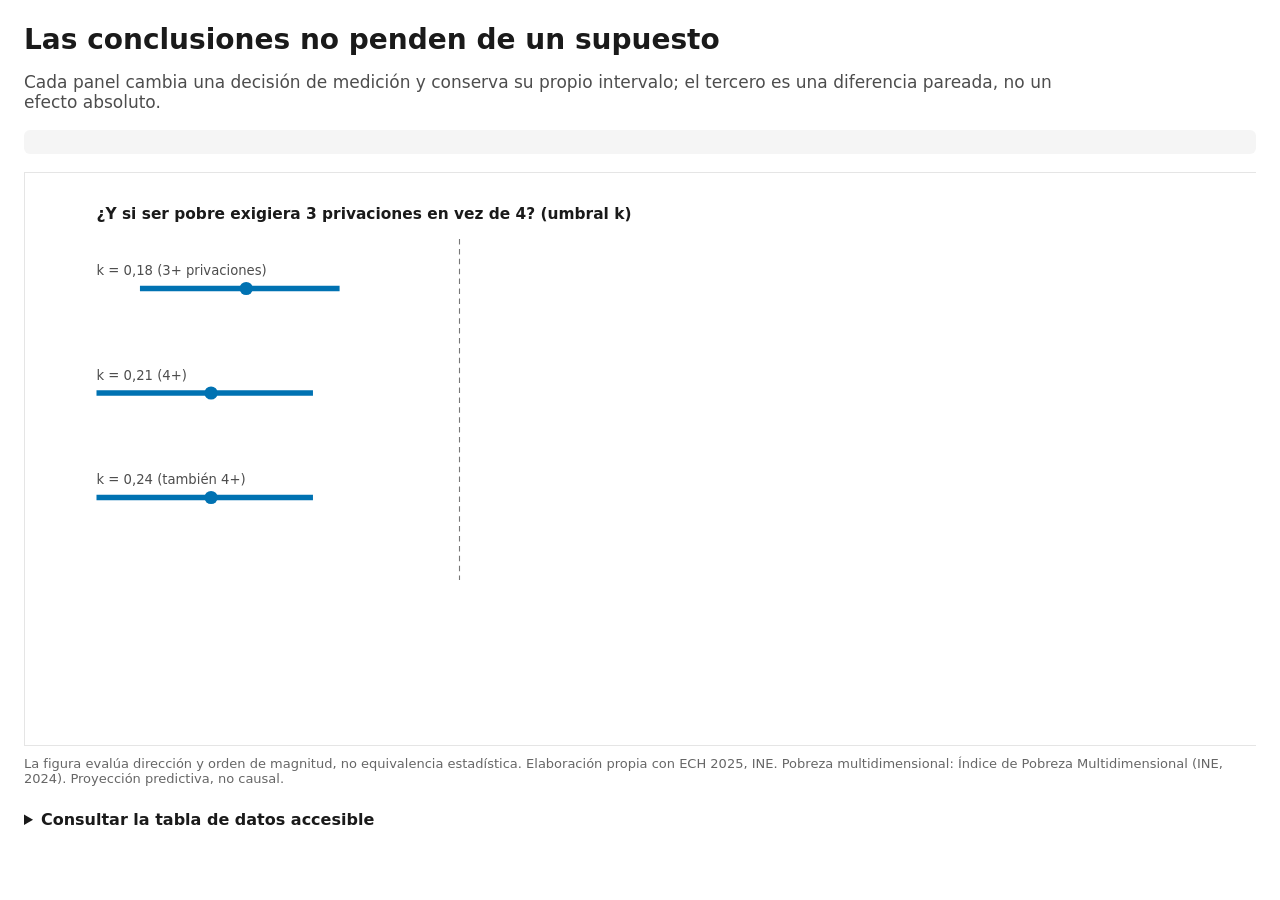
<file: site/figures/08_conclusiones_y_supuestos.html>
<!doctype html><html lang='es'><head><meta charset='utf-8'><meta name='viewport' content='width=device-width,initial-scale=1'><title>Las conclusiones no penden de un supuesto</title><style>body{font-family:system-ui,-apple-system,Segoe UI,sans-serif;margin:0;color:#1A1A1A;background:#fff}.wrap{max-width:1240px;margin:auto;padding:24px}h1{font-size:28px;line-height:1.12;margin:0 0 8px}.subtitle{font-size:17px;color:#4D4D4D;max-width:1050px}.controls{display:flex;gap:16px;align-items:center;flex-wrap:wrap;margin:18px 0;padding:12px;background:#F5F5F5;border-radius:6px}.controls fieldset{border:0;padding:0;margin:0;display:flex;gap:12px}.controls legend{font-weight:700;margin-right:8px;float:left}.chart-scroll,.table-scroll{overflow-x:auto}.chart-scroll svg,#annex-chart svg{display:block;min-width:920px;width:100%;height:auto;border:1px solid #E5E5E5;background:white}.axis{stroke:#999}.zero{stroke:#777;stroke-dasharray:5 4}.label{font-size:12px;fill:#4D4D4D}.note{font-size:12px;fill:#666}.direct{font-size:12px;font-weight:700;fill:#1A1A1A}.panel-title{font-size:14px;font-weight:700;fill:#1A1A1A}.mark{cursor:crosshair}.mark:focus{outline:none;stroke:#000!important;stroke-width:4!important}.live{position:fixed;display:none;z-index:5;max-width:360px;background:#1A1A1A;color:#fff;padding:9px 11px;border-radius:5px;font-size:14px;pointer-events:none}.live.shown{display:block}.source{font-size:13px;color:#666;margin-top:10px}.data-table,.annex{margin-top:24px}.data-table summary{font-weight:700;cursor:pointer}table{border-collapse:collapse;font-size:13px;min-width:900px}th,td{border:1px solid #DDD;padding:6px;text-align:left}th{background:#F2F2F2;position:sticky;top:0}@media(max-width:600px){.wrap{padding:14px}h1{font-size:23px}.subtitle{font-size:15px}.controls{align-items:flex-start;flex-direction:column}.chart-scroll svg,#annex-chart svg{width:920px}.label,.note,.direct{font-size:12px}}</style></head><body><main class='wrap'><h1>Las conclusiones no penden de un supuesto</h1><p class='subtitle'>Cada panel cambia una decisión de medición y conserva su propio intervalo; el tercero es una diferencia pareada, no un efecto absoluto.</p><div class='controls'></div><div id='chart' class='chart-scroll'></div><p class='source'>La figura evalúa dirección y orden de magnitud, no equivalencia estadística. Elaboración propia con ECH 2025, INE. Pobreza multidimensional: Índice de Pobreza Multidimensional (INE, 2024). Proyección predictiva, no causal.</p><details class='data-table'><summary>Consultar la tabla de datos accesible</summary><div class='table-scroll'><table><thead><tr><th scope='col'>panel</th><th scope='col'>alternativa</th><th scope='col'>rol</th><th scope='col'>valor</th><th scope='col'>bajo</th><th scope='col'>alto</th><th scope='col'>tooltip</th></tr></thead><tbody><tr><td>¿Y si ser pobre exigiera 3 privaciones en vez de 4? (umbral k)</td><td>k = 0,18 (3+ privaciones)</td><td>Alternativa</td><td>-0.2149456</td><td>-0.3220323</td><td>-0.1208398</td><td>¿Y si ser pobre exigiera 3 privaciones en vez de 4? (umbral k) · k = 0,18 (3+ privaciones) (alternativa) · efecto nacional de +50%: -0,2149 pp · intervalo -0,3220 a -0,1208</td></tr><tr><td>¿Y si ser pobre exigiera 3 privaciones en vez de 4? (umbral k)</td><td>k = 0,21 (4+)</td><td>Elección del estudio</td><td>-0.2503692</td><td>-0.3658212</td><td>-0.1476760</td><td>¿Y si ser pobre exigiera 3 privaciones en vez de 4? (umbral k) · k = 0,21 (4+) (elección del estudio) · efecto nacional de +50%: -0,2504 pp · intervalo -0,3658 a -0,1477</td></tr><tr><td>¿Y si ser pobre exigiera 3 privaciones en vez de 4? (umbral k)</td><td>k = 0,24 (también 4+)</td><td>Alternativa</td><td>-0.2503692</td><td>-0.3658212</td><td>-0.1476760</td><td>¿Y si ser pobre exigiera 3 privaciones en vez de 4? (umbral k) · k = 0,24 (también 4+) (alternativa) · efecto nacional de +50%: -0,2504 pp · intervalo -0,3658 a -0,1477</td></tr></tbody></table></div></details></main><div id='live' class='live' role='status' aria-live='polite'></div><script id='viz-payload' type='application/json' data-sha256='b2fe48432f91c714cb557212aac694d350087d566825b9006a1a72234ef2a88b'>{"records":[{"panel":"¿Y si ser pobre exigiera 3 privaciones en vez de 4? (umbral k)","alternativa":"k = 0,18 (3+ privaciones)","rol":"Alternativa","valor":-0.214945646671693,"bajo":-0.322032254774713,"alto":-0.120839767699639,"tooltip":"¿Y si ser pobre exigiera 3 privaciones en vez de 4? (umbral k) · k = 0,18 (3+ privaciones) (alternativa) · efecto nacional de +50%: -0,2149 pp · intervalo -0,3220 a -0,1208"},{"panel":"¿Y si ser pobre exigiera 3 privaciones en vez de 4? (umbral k)","alternativa":"k = 0,21 (4+)","rol":"Elección del estudio","valor":-0.250369203985062,"bajo":-0.365821240625701,"alto":-0.14767602113463,"tooltip":"¿Y si ser pobre exigiera 3 privaciones en vez de 4? (umbral k) · k = 0,21 (4+) (elección del estudio) · efecto nacional de +50%: -0,2504 pp · intervalo -0,3658 a -0,1477"},{"panel":"¿Y si ser pobre exigiera 3 privaciones en vez de 4? (umbral k)","alternativa":"k = 0,24 (también 4+)","rol":"Alternativa","valor":-0.250369203985062,"bajo":-0.365821240625701,"alto":-0.14767602113463,"tooltip":"¿Y si ser pobre exigiera 3 privaciones en vez de 4? (umbral k) · k = 0,24 (también 4+) (alternativa) · efecto nacional de +50%: -0,2504 pp · intervalo -0,3658 a -0,1477"}],"spec":{"kind":"sensibilidad","title":"Las conclusiones no penden de un supuesto","subtitle":"Cada panel cambia una decisión de medición y conserva su propio intervalo; el tercero es una diferencia pareada, no un efecto absoluto.","note":"La figura evalúa dirección y orden de magnitud, no equivalencia estadística."}}</script><script>const box=document.getElementById('viz-payload');
const payload=JSON.parse(box.textContent), d=payload.records, s=payload.spec;
const NS='http://www.w3.org/2000/svg', chart=document.getElementById('chart'), live=document.getElementById('live');
const C={national:'#0072B2',benefit:'#D55E00',money:'#009E73',context:'#8C8C8C',light:'#D9D9D9',ink:'#1A1A1A',yellow:'#E69F00',purple:'#CC79A7'};
const el=(n,a={})=>{const z=document.createElementNS(NS,n);Object.entries(a).forEach(([k,v])=>z.setAttribute(k,v));return z};
const svg=(h=660)=>{chart.replaceChildren();const z=el('svg',{viewBox:`0 0 1120 ${h}`,role:'img','aria-label':s.title});chart.appendChild(z);return z};
const txt=(g,x,y,t,cls='label',anchor='start')=>{const z=el('text',{x,y,class:cls,'text-anchor':anchor});z.textContent=t;g.appendChild(z);return z};
const line=(g,x1,y1,x2,y2,a={})=>{const z=el('line',{x1,y1,x2,y2,...a});g.appendChild(z);return z};
const scale=(v,a,b,c,e)=>c+(+v-a)*(e-c)/(b-a||1);
const fmt=(v,n=2)=>Number(v).toLocaleString('es-UY',{minimumFractionDigits:n,maximumFractionDigits:n});
function wire(z,r){const label=r.tooltip||r.aria||'Dato de la figura';z.classList.add('mark');z.setAttribute('tabindex','0');z.setAttribute('role','img');z.setAttribute('aria-label',label);
 const show=e=>{live.textContent=label;live.classList.add('shown');const p=e&&e.clientX?e:{clientX:90,clientY:90};live.style.left=(p.clientX+12)+'px';live.style.top=(p.clientY+12)+'px'};
 z.addEventListener('pointerenter',show);z.addEventListener('pointermove',show);z.addEventListener('focus',show);z.addEventListener('keydown',e=>{if(e.key==='Enter'||e.key===' '){e.preventDefault();show(e)}});
 ['pointerleave','blur'].forEach(q=>z.addEventListener(q,()=>live.classList.remove('shown')));}
function polygon(g,pts,fill,opacity){const z=el('polygon',{points:pts.map(p=>p.join(',')).join(' '),fill,opacity});g.appendChild(z)}
function axes(g,ox,oy,w,h,xmin,xmax,ymin,ymax){line(g,ox,oy+h,ox+w,oy+h,{class:'axis'});line(g,ox,oy,ox,oy+h,{class:'axis'});if(ymin<=0&&ymax>=0)line(g,ox,scale(0,ymin,ymax,oy+h,oy),ox+w,scale(0,ymin,ymax,oy+h,oy),{class:'zero'});txt(g,ox,oy+h+20,fmt(xmin,0),'label');txt(g,ox+w,oy+h+20,fmt(xmax,0),'label','end');txt(g,ox-8,oy+5,fmt(ymax,2),'label','end');txt(g,ox-8,oy+h,fmt(ymin,2),'label','end');}
function renderDose(){const g=svg(900),metrics=[...new Set(d.map(r=>r.metrica_rotulo))],lenses=[...new Set(d.map(r=>r.lente))],w=485,h=220;
 metrics.forEach((m,mi)=>lenses.forEach((l,li)=>{const q=d.filter(r=>r.metrica_rotulo===m&&r.lente===l).sort((a,b)=>a.escenario-b.escenario),ox=85+li*535,oy=55+mi*275,xmin=0,xmax=1000;const ys=q.flatMap(r=>[r.mc_inferior,r.mc_superior,r.diseno_inferior,r.diseno_superior]);let ymin=Math.min(0,...ys),ymax=Math.max(0,...ys);const col=l==='País'?C.national:C.benefit;
 const shade=el('rect',{x:scale(300,xmin,xmax,ox,ox+w),y:oy,width:scale(1000,xmin,xmax,ox,ox+w)-scale(300,xmin,xmax,ox,ox+w),height:h,fill:'#EFEFEF'});g.appendChild(shade);txt(g,scale(650,xmin,xmax,ox,ox+w),oy+16,'zona tendencial','note','middle');axes(g,ox,oy,w,h,xmin,xmax,ymin,ymax);txt(g,ox,oy-17,`${m} — ${l}`,'panel-title');
 [['mc_inferior','mc_superior',.13,'mc'],['diseno_inferior','diseno_superior',.30,'design']].forEach(([lo,hi,op,id])=>{if(document.getElementById(id).checked){const top=q.map(r=>[scale(r.escenario,xmin,xmax,ox,ox+w),scale(r[hi],ymin,ymax,oy+h,oy)]),bot=[...q].reverse().map(r=>[scale(r.escenario,xmin,xmax,ox,ox+w),scale(r[lo],ymin,ymax,oy+h,oy)]);polygon(g,top.concat(bot),col,op)}});
 const pts=q.map(r=>[scale(r.escenario,xmin,xmax,ox,ox+w),scale(r.estimacion_mc,ymin,ymax,oy+h,oy)]);const p=el('polyline',{points:pts.map(z=>z.join(',')).join(' '),fill:'none',stroke:col,'stroke-width':2});g.appendChild(p);q.forEach((r,i)=>{const z=el('circle',{cx:pts[i][0],cy:pts[i][1],r:5,fill:col});wire(z,r);g.appendChild(z);if(r.escenario===50)txt(g,pts[i][0]+7,pts[i][1]-8,`${fmt(r.estimacion_mc,2)} pp`,'direct')})}));}
function renderQuintiles(){const scenarios=[...new Set(d.map(r=>+r.escenario))].filter(x=>x>0).sort((a,b)=>a-b),slider=document.getElementById('scenario');slider.max=scenarios.length-1;let idx=Math.max(0,scenarios.indexOf(50));if(+slider.value>=scenarios.length)slider.value=idx;const chosen=scenarios[+slider.value];document.getElementById('scenario-label').textContent=`+${chosen}%`;const q=d.filter(r=>+r.escenario===chosen),g=svg(610),ox1=260,ox2=730,top=85,bottom=530,ymin=0,ymax=Math.max(...q.map(r=>r.H_pct_base))*1.08;txt(g,ox1,50,'Situación actual','panel-title','middle');txt(g,ox2,50,`Con aumento +${chosen}%`,'panel-title','middle');
 q.forEach(r=>{const y1=scale(r.H_pct_base,ymin,ymax,bottom,top),y2=scale(r.H_pct,ymin,ymax,bottom,top),col=+r.quintil===1?C.benefit:C.context;const z=line(g,ox1,y1,ox2,y2,{stroke:col,'stroke-width':+r.quintil===1?4:2});wire(z,r);[ [ox1,y1],[ox2,y2] ].forEach(p=>g.appendChild(el('circle',{cx:p[0],cy:p[1],r:5,fill:col})));txt(g,ox1-12,y1+4,`Q${r.quintil}  ${fmt(r.H_pct_base,1)}%`,'label','end');txt(g,ox2+12,y2+4,`${fmt(r.H_pct,1)}%  (${fmt(r.dH_pp,2)} pp)`,'direct')});renderQuintileHeat(scenarios);}
function renderQuintileHeat(scenarios){const host=document.getElementById('annex-chart');host.replaceChildren();const g=el('svg',{viewBox:'0 0 1120 360',role:'img','aria-label':'Mapa de calor de quintiles y escenarios'});host.appendChild(g);const qs=[1,2,3,4,5],ox=90,oy=45,w=980,h=250,cw=w/scenarios.length,ch=h/5,max=Math.max(...d.map(r=>Math.abs(r.dH_pp)));scenarios.forEach((e,i)=>qs.forEach((q,j)=>{const r=d.find(z=>+z.escenario===e&&+z.quintil===q),t=Math.abs(r.dH_pp)/(max||1),fill=`rgb(${Math.round(240-27*t)},${Math.round(244-150*t)},${Math.round(247-50*t)})`,z=el('rect',{x:ox+i*cw,y:oy+j*ch,width:cw-1,height:ch-1,fill});wire(z,r);g.appendChild(z)}));scenarios.forEach((e,i)=>txt(g,ox+(i+.5)*cw,oy+h+20,`+${e}%`,'label','middle'));qs.forEach((q,j)=>txt(g,ox-8,oy+(j+.62)*ch,`Q${q}`,'label','end'));}
function renderIndicators(){const cat=document.getElementById('category').value,q=d.filter(r=>cat==='all'||r.categoria===cat),g=svg(Math.max(620,q.length*35+120)),ox=290,oy=55,w=740,row=35,xmax=Math.max(1,...d.map(r=>+r.reduccion_total_0_30_pp));if(!q.length){txt(g,560,120,'No hay indicadores FLUJO en esta corrida.','panel-title','middle');return}q.sort((a,b)=>a.reduccion_total_0_30_pp-b.reduccion_total_0_30_pp).forEach((r,i)=>{const y=oy+i*row+15,x=scale(r.reduccion_total_0_30_pp,0,xmax,ox,ox+w),col=r.categoria==='STOCK'?C.context:r.categoria==='FLUJO'?C.benefit:C.national;txt(g,ox-10,y+4,r.indicador_rotulo,'label','end');line(g,ox,y,x,y,{stroke:'#C9C9C9','stroke-width':3});const rad=1.15*Math.sqrt(100*r.prevalencia_predicha_base),z=el('circle',{cx:x,cy:y,r:rad,fill:col});wire(z,r);g.appendChild(z);const hit=el('circle',{cx:x,cy:y,r:Math.max(12,rad),fill:'transparent'});wire(hit,r);g.appendChild(hit)});line(g,ox,oy+q.length*row+8,ox+w,oy+q.length*row+8,{class:'axis'});txt(g,ox,oy+q.length*row+30,'0 pp','label');txt(g,ox+w,oy+q.length*row+30,`${fmt(xmax,2)} pp`,'label','end');}
function renderDecomp(){const level=document.querySelector('input[name=level]:checked').value,q=d.filter(r=>r.nivel===level),panels=[...new Set(q.map(r=>r.panel))],g=svg(level==='dimension'?570:760),pw=330,ph=level==='dimension'?370:590;panels.forEach((p,pi)=>{const a=q.filter(r=>r.panel===p),ox=55+pi*355,oy=65,max=Math.max(...a.map(r=>Math.max(Math.abs(r.valor||0),Math.abs(r.bajo||0),Math.abs(r.alto||0))),.001),row=ph/a.length;txt(g,ox,35,p,'panel-title');a.forEach((r,i)=>{const y=oy+(i+.55)*row,x0=scale(0,-max,max,ox,ox+pw),x=scale(r.valor,-max,max,ox,ox+pw);txt(g,ox,y-4,r.rotulo,'label');if(Number.isFinite(+r.bajo)&&Number.isFinite(+r.alto))line(g,scale(r.bajo,-max,max,ox,ox+pw),y+8,scale(r.alto,-max,max,ox,ox+pw),y+8,{stroke:C.benefit,'stroke-width':5,opacity:.45});const z=el('circle',{cx:x,cy:y+8,r:5,fill:p.includes('actual')?C.national:C.benefit});wire(z,r);g.appendChild(z)});line(g,scale(0,-max,max,ox,ox+pw),oy-10,scale(0,-max,max,ox,ox+pw),oy+ph,{class:'zero'})});}
function renderMosaic(){const cut=document.getElementById('cut').value,unit=document.getElementById('unit').value,q=d.filter(r=>r.elegibilidad===cut&&r.unidad===unit),g=svg(650),ox=110,oy=65,w=880,h=470;txt(g,ox,35,`${s.cut_labels[cut]} — ${unit}`,'panel-title');q.forEach(r=>{const eligible=!r.cuadrante.toLowerCase().includes('no elegible'),z=el('rect',{x:ox+r.xmin*w,y:oy+(1-r.ymax)*h,width:(r.xmax-r.xmin)*w,height:(r.ymax-r.ymin)*h,fill:eligible?C.national:C.light,stroke:'white','stroke-width':3});wire(z,r);g.appendChild(z);const area=(r.xmax-r.xmin)*(r.ymax-r.ymin);if(area>.035){const t=txt(g,ox+(r.xmin+r.xmax)*w/2,oy+(1-(r.ymin+r.ymax)/2)*h,`${r.cuadrante}: ${fmt(100*r.proporcion,1)}%`,'direct','middle');if(eligible)t.setAttribute('fill','white')}});txt(g,ox+w/2,oy+h+32,'Pobreza IPM: pobre a la izquierda; no pobre a la derecha','label','middle');if(cut==='pe_tus23')txt(g,ox,oy+h+58,s.ic_note,'note');}
function renderBono(){const lens=document.querySelector('input[name=lens]:checked').value,q=d.filter(r=>r.lente===lens),g=svg(480),ox=260,oy=80,w=730,row=105;const vals=q.flatMap(r=>[r.mc_p2_5,r.mc_p97_5,r.diseno_inferior,r.diseno_superior]);let xmin=Math.min(...vals),xmax=Math.max(0,...vals);txt(g,ox,40,lens,'panel-title');q.forEach((r,i)=>{const y=oy+i*row+25;txt(g,ox-15,y+4,r.metrica_rotulo,'label','end');line(g,scale(r.mc_p2_5,xmin,xmax,ox,ox+w),y,scale(r.mc_p97_5,xmin,xmax,ox,ox+w),y,{stroke:C.benefit,'stroke-width':5,opacity:.35});line(g,scale(r.diseno_inferior,xmin,xmax,ox,ox+w),y,scale(r.diseno_superior,xmin,xmax,ox,ox+w),y,{stroke:C.national,'stroke-width':10});const z=el('circle',{cx:scale(r.estimacion,xmin,xmax,ox,ox+w),cy:y,r:6,fill:C.ink});wire(z,r);g.appendChild(z);txt(g,scale(r.estimacion,xmin,xmax,ox,ox+w)+8,y-10,fmt(r.estimacion,3),'direct')});line(g,scale(0,xmin,xmax,ox,ox+w),oy-25,scale(0,xmin,xmax,ox,ox+w),oy+q.length*row,{class:'zero'});}
function renderPolicy(){const g=svg(710),eff=d.filter(r=>r.tipo==='eficiencia'),pairs=d.filter(r=>r.tipo==='contraste'),ox=80,oy=85,w=430,h=500;txt(g,ox,45,'A. Frontera costo–efecto','panel-title');const xmax=Math.max(...eff.map(r=>r.costo)),ymax=Math.max(...eff.map(r=>r.reduccion));const pts=eff.map(r=>[scale(r.costo,0,xmax,ox,ox+w),scale(r.reduccion,0,ymax,oy+h,oy)]);g.appendChild(el('polyline',{points:pts.map(p=>p.join(',')).join(' '),fill:'none',stroke:C.context,'stroke-width':2}));eff.forEach((r,i)=>{const z=el('circle',{cx:pts[i][0],cy:pts[i][1],r:6,fill:C.national});wire(z,r);g.appendChild(z);txt(g,pts[i][0],pts[i][1]-11,`+${r.escenario}%`,'label','middle')});axes(g,ox,oy,w,h,0,xmax,0,ymax);const ox2=675,w2=385,row=45,vals=pairs.flatMap(r=>[r.p2_5,r.p97_5]),xmin=Math.min(...vals),xxmax=Math.max(...vals);txt(g,ox2,45,'B. Diez contrastes pareados a–e','panel-title');pairs.forEach((r,i)=>{const y=oy+i*row+12;txt(g,ox2-10,y+4,r.etiqueta,'label','end');line(g,scale(r.p2_5,xmin,xxmax,ox2,ox2+w2),y,scale(r.p97_5,xmin,xxmax,ox2,ox2+w2),y,{stroke:C.national,'stroke-width':4});const z=el('circle',{cx:scale(r.media,xmin,xxmax,ox2,ox2+w2),cy:y,r:5,fill:C.national});wire(z,r);g.appendChild(z)});line(g,scale(0,xmin,xxmax,ox2,ox2+w2),oy-10,scale(0,xmin,xxmax,ox2,ox2+w2),oy+pairs.length*row+15,{class:'zero'});}
function renderSensitivity(){const panels=[...new Set(d.map(r=>r.panel))],g=svg(520),pw=330,ox0=65;panels.forEach((p,pi)=>{const q=d.filter(r=>r.panel===p),ox=ox0+pi*355,oy=85,row=95,vals=q.flatMap(r=>[r.bajo,r.alto]),xmin=Math.min(0,...vals),xmax=Math.max(0,...vals);txt(g,ox,42,p,'panel-title');q.forEach((r,i)=>{const y=oy+i*row+20;txt(g,ox,y-12,r.alternativa,'label');line(g,scale(r.bajo,xmin,xmax,ox,ox+pw),y,scale(r.alto,xmin,xmax,ox,ox+pw),y,{stroke:C.national,'stroke-width':5});const z=el('circle',{cx:scale(r.valor,xmin,xmax,ox,ox+pw),cy:y,r:6,fill:C.national});wire(z,r);g.appendChild(z)});line(g,scale(0,xmin,xmax,ox,ox+pw),oy-25,scale(0,xmin,xmax,ox,ox+pw),oy+q.length*row,{class:'zero'})});}
function renderCluster(){const g=svg(480),bars=[...new Set(d.map(r=>r.barra))],ox=270,w=760;bars.forEach((b,bi)=>{const q=d.filter(r=>r.barra===b),y=115+bi*180;txt(g,ox-15,y+25,b,'panel-title','end');let acc=0;q.forEach(r=>{const ww=w*r.proporcion,z=el('rect',{x:ox+acc*w,y,width:ww,height:60,fill:r.segmento.includes('Cluster')?C.national:r.segmento.startsWith('Con ')?C.benefit:r.segmento.startsWith('Sin ')?C.context:C.light,stroke:'white','stroke-width':2});wire(z,r);g.appendChild(z);if(ww>110)txt(g,ox+acc*w+ww/2,y+27,`${r.segmento}`,'direct','middle');if(ww>80)txt(g,ox+acc*w+ww/2,y+47,`${fmt(100*r.proporcion,1)}%`,'label','middle');acc+=r.proporcion})});txt(g,ox,430,`Score vulnerable ${fmt(d[0].score_vulnerable,3)} · ${fmt(d[0].ratio,1)} veces el promedio de los otros grupos`,'note');}
function renderCurves(){const g=svg(620),lenses=[...new Set(d.map(r=>r.lente))],w=485,h=430;lenses.forEach((l,li)=>{const q=d.filter(r=>r.lente===l),groups=[...new Set(q.map(r=>r.medida))],ox=80+li*540,oy=75,xmin=0,xmax=1000,ys=q.map(r=>+r.cambio),ymin=Math.min(0,...ys),ymax=Math.max(0,...ys);txt(g,ox,38,l,'panel-title');axes(g,ox,oy,w,h,xmin,xmax,ymin,ymax);groups.forEach((m,mi)=>{const a=q.filter(r=>r.medida===m).sort((u,v)=>u.escenario-v.escenario),col=m==='IPM'?C.national:C.money,pts=a.map(r=>[scale(r.escenario,xmin,xmax,ox,ox+w),scale(r.cambio,ymin,ymax,oy+h,oy)]);g.appendChild(el('polyline',{points:pts.map(p=>p.join(',')).join(' '),fill:'none',stroke:col,'stroke-width':3}));a.forEach((r,i)=>{const z=el('circle',{cx:pts[i][0],cy:pts[i][1],r:5,fill:col});wire(z,r);g.appendChild(z);if(+r.escenario===50)txt(g,pts[i][0]+7,pts[i][1]-7,`${m}: ${fmt(r.cambio,2)} pp`,'direct')})})});}
function render(){if(s.kind==='dosis')renderDose();else if(s.kind==='quintiles')renderQuintiles();else if(s.kind==='indicadores')renderIndicators();else if(s.kind==='descomposicion')renderDecomp();else if(s.kind==='mosaico')renderMosaic();else if(s.kind==='bono')renderBono();else if(s.kind==='politica')renderPolicy();else if(s.kind==='sensibilidad')renderSensitivity();else if(s.kind==='cluster')renderCluster();else renderCurves();}
document.querySelectorAll('.controls input,.controls select').forEach(z=>z.addEventListener('input',render));render();</script></body></html>
</file>
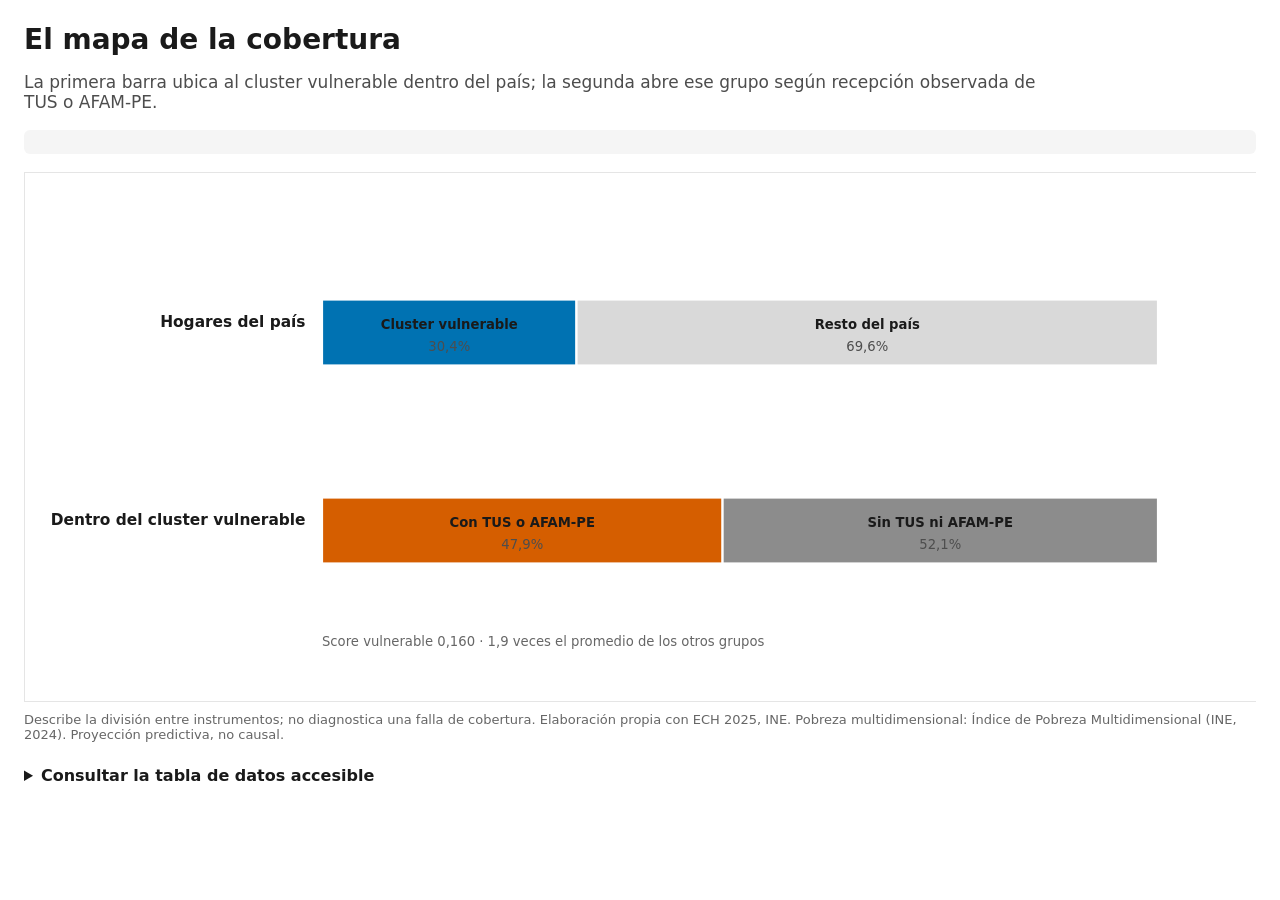
<file: site/figures/09_mapa_de_la_cobertura.html>
<!doctype html><html lang='es'><head><meta charset='utf-8'><meta name='viewport' content='width=device-width,initial-scale=1'><title>El mapa de la cobertura</title><style>body{font-family:system-ui,-apple-system,Segoe UI,sans-serif;margin:0;color:#1A1A1A;background:#fff}.wrap{max-width:1240px;margin:auto;padding:24px}h1{font-size:28px;line-height:1.12;margin:0 0 8px}.subtitle{font-size:17px;color:#4D4D4D;max-width:1050px}.controls{display:flex;gap:16px;align-items:center;flex-wrap:wrap;margin:18px 0;padding:12px;background:#F5F5F5;border-radius:6px}.controls fieldset{border:0;padding:0;margin:0;display:flex;gap:12px}.controls legend{font-weight:700;margin-right:8px;float:left}.chart-scroll,.table-scroll{overflow-x:auto}.chart-scroll svg,#annex-chart svg{display:block;min-width:920px;width:100%;height:auto;border:1px solid #E5E5E5;background:white}.axis{stroke:#999}.zero{stroke:#777;stroke-dasharray:5 4}.label{font-size:12px;fill:#4D4D4D}.note{font-size:12px;fill:#666}.direct{font-size:12px;font-weight:700;fill:#1A1A1A}.panel-title{font-size:14px;font-weight:700;fill:#1A1A1A}.mark{cursor:crosshair}.mark:focus{outline:none;stroke:#000!important;stroke-width:4!important}.live{position:fixed;display:none;z-index:5;max-width:360px;background:#1A1A1A;color:#fff;padding:9px 11px;border-radius:5px;font-size:14px;pointer-events:none}.live.shown{display:block}.source{font-size:13px;color:#666;margin-top:10px}.data-table,.annex{margin-top:24px}.data-table summary{font-weight:700;cursor:pointer}table{border-collapse:collapse;font-size:13px;min-width:900px}th,td{border:1px solid #DDD;padding:6px;text-align:left}th{background:#F2F2F2;position:sticky;top:0}@media(max-width:600px){.wrap{padding:14px}h1{font-size:23px}.subtitle{font-size:15px}.controls{align-items:flex-start;flex-direction:column}.chart-scroll svg,#annex-chart svg{width:920px}.label,.note,.direct{font-size:12px}}</style></head><body><main class='wrap'><h1>El mapa de la cobertura</h1><p class='subtitle'>La primera barra ubica al cluster vulnerable dentro del país; la segunda abre ese grupo según recepción observada de TUS o AFAM-PE.</p><div class='controls'></div><div id='chart' class='chart-scroll'></div><p class='source'>Describe la división entre instrumentos; no diagnostica una falla de cobertura. Elaboración propia con ECH 2025, INE. Pobreza multidimensional: Índice de Pobreza Multidimensional (INE, 2024). Proyección predictiva, no causal.</p><details class='data-table'><summary>Consultar la tabla de datos accesible</summary><div class='table-scroll'><table><thead><tr><th scope='col'>segmento</th><th scope='col'>barra</th><th scope='col'>valor</th><th scope='col'>total_barra</th><th scope='col'>score_vulnerable</th><th scope='col'>ratio</th><th scope='col'>proporcion</th><th scope='col'>tooltip</th></tr></thead><tbody><tr><td>Cluster vulnerable</td><td>Hogares del país</td><td>387495</td><td>1272954</td><td>0.1604614</td><td>1.850479</td><td>0.3044061</td><td>Hogares del país · Cluster vulnerable · 387.495 hogares · 30,44%</td></tr><tr><td>Resto del país</td><td>Hogares del país</td><td>885459</td><td>1272954</td><td>0.1604614</td><td>1.850479</td><td>0.6955939</td><td>Hogares del país · Resto del país · 885.459 hogares · 69,56%</td></tr><tr><td>Con TUS o AFAM-PE</td><td>Dentro del cluster vulnerable</td><td>185672</td><td> 387495</td><td>0.1604614</td><td>1.850479</td><td>0.4791597</td><td>Dentro del cluster vulnerable · Con TUS o AFAM-PE · 185.672 hogares · 47,92%</td></tr><tr><td>Sin TUS ni AFAM-PE</td><td>Dentro del cluster vulnerable</td><td>201823</td><td> 387495</td><td>0.1604614</td><td>1.850479</td><td>0.5208403</td><td>Dentro del cluster vulnerable · Sin TUS ni AFAM-PE · 201.823 hogares · 52,08%</td></tr></tbody></table></div></details></main><div id='live' class='live' role='status' aria-live='polite'></div><script id='viz-payload' type='application/json' data-sha256='4b506f7d0c10153e45d8b2d563ae7d7381af8b9db2538dc7698a2dd1a6f93d86'>{"records":[{"segmento":"Cluster vulnerable","barra":"Hogares del país","valor":387495,"total_barra":1272954,"score_vulnerable":0.160461425308714,"ratio":1.85047852782148,"proporcion":0.30440612936524,"tooltip":"Hogares del país · Cluster vulnerable · 387.495 hogares · 30,44%"},{"segmento":"Resto del país","barra":"Hogares del país","valor":885459,"total_barra":1272954,"score_vulnerable":0.160461425308714,"ratio":1.85047852782148,"proporcion":0.69559387063476,"tooltip":"Hogares del país · Resto del país · 885.459 hogares · 69,56%"},{"segmento":"Con TUS o AFAM-PE","barra":"Dentro del cluster vulnerable","valor":185672,"total_barra":387495,"score_vulnerable":0.160461425308714,"ratio":1.85047852782148,"proporcion":0.479159731093304,"tooltip":"Dentro del cluster vulnerable · Con TUS o AFAM-PE · 185.672 hogares · 47,92%"},{"segmento":"Sin TUS ni AFAM-PE","barra":"Dentro del cluster vulnerable","valor":201823,"total_barra":387495,"score_vulnerable":0.160461425308714,"ratio":1.85047852782148,"proporcion":0.520840268906696,"tooltip":"Dentro del cluster vulnerable · Sin TUS ni AFAM-PE · 201.823 hogares · 52,08%"}],"spec":{"kind":"cluster","title":"El mapa de la cobertura","subtitle":"La primera barra ubica al cluster vulnerable dentro del país; la segunda abre ese grupo según recepción observada de TUS o AFAM-PE.","note":"Describe la división entre instrumentos; no diagnostica una falla de cobertura."}}</script><script>const box=document.getElementById('viz-payload');
const payload=JSON.parse(box.textContent), d=payload.records, s=payload.spec;
const NS='http://www.w3.org/2000/svg', chart=document.getElementById('chart'), live=document.getElementById('live');
const C={national:'#0072B2',benefit:'#D55E00',money:'#009E73',context:'#8C8C8C',light:'#D9D9D9',ink:'#1A1A1A',yellow:'#E69F00',purple:'#CC79A7'};
const el=(n,a={})=>{const z=document.createElementNS(NS,n);Object.entries(a).forEach(([k,v])=>z.setAttribute(k,v));return z};
const svg=(h=660)=>{chart.replaceChildren();const z=el('svg',{viewBox:`0 0 1120 ${h}`,role:'img','aria-label':s.title});chart.appendChild(z);return z};
const txt=(g,x,y,t,cls='label',anchor='start')=>{const z=el('text',{x,y,class:cls,'text-anchor':anchor});z.textContent=t;g.appendChild(z);return z};
const line=(g,x1,y1,x2,y2,a={})=>{const z=el('line',{x1,y1,x2,y2,...a});g.appendChild(z);return z};
const scale=(v,a,b,c,e)=>c+(+v-a)*(e-c)/(b-a||1);
const fmt=(v,n=2)=>Number(v).toLocaleString('es-UY',{minimumFractionDigits:n,maximumFractionDigits:n});
function wire(z,r){const label=r.tooltip||r.aria||'Dato de la figura';z.classList.add('mark');z.setAttribute('tabindex','0');z.setAttribute('role','img');z.setAttribute('aria-label',label);
 const show=e=>{live.textContent=label;live.classList.add('shown');const p=e&&e.clientX?e:{clientX:90,clientY:90};live.style.left=(p.clientX+12)+'px';live.style.top=(p.clientY+12)+'px'};
 z.addEventListener('pointerenter',show);z.addEventListener('pointermove',show);z.addEventListener('focus',show);z.addEventListener('keydown',e=>{if(e.key==='Enter'||e.key===' '){e.preventDefault();show(e)}});
 ['pointerleave','blur'].forEach(q=>z.addEventListener(q,()=>live.classList.remove('shown')));}
function polygon(g,pts,fill,opacity){const z=el('polygon',{points:pts.map(p=>p.join(',')).join(' '),fill,opacity});g.appendChild(z)}
function axes(g,ox,oy,w,h,xmin,xmax,ymin,ymax){line(g,ox,oy+h,ox+w,oy+h,{class:'axis'});line(g,ox,oy,ox,oy+h,{class:'axis'});if(ymin<=0&&ymax>=0)line(g,ox,scale(0,ymin,ymax,oy+h,oy),ox+w,scale(0,ymin,ymax,oy+h,oy),{class:'zero'});txt(g,ox,oy+h+20,fmt(xmin,0),'label');txt(g,ox+w,oy+h+20,fmt(xmax,0),'label','end');txt(g,ox-8,oy+5,fmt(ymax,2),'label','end');txt(g,ox-8,oy+h,fmt(ymin,2),'label','end');}
function renderDose(){const g=svg(900),metrics=[...new Set(d.map(r=>r.metrica_rotulo))],lenses=[...new Set(d.map(r=>r.lente))],w=485,h=220;
 metrics.forEach((m,mi)=>lenses.forEach((l,li)=>{const q=d.filter(r=>r.metrica_rotulo===m&&r.lente===l).sort((a,b)=>a.escenario-b.escenario),ox=85+li*535,oy=55+mi*275,xmin=0,xmax=1000;const ys=q.flatMap(r=>[r.mc_inferior,r.mc_superior,r.diseno_inferior,r.diseno_superior]);let ymin=Math.min(0,...ys),ymax=Math.max(0,...ys);const col=l==='País'?C.national:C.benefit;
 const shade=el('rect',{x:scale(300,xmin,xmax,ox,ox+w),y:oy,width:scale(1000,xmin,xmax,ox,ox+w)-scale(300,xmin,xmax,ox,ox+w),height:h,fill:'#EFEFEF'});g.appendChild(shade);txt(g,scale(650,xmin,xmax,ox,ox+w),oy+16,'zona tendencial','note','middle');axes(g,ox,oy,w,h,xmin,xmax,ymin,ymax);txt(g,ox,oy-17,`${m} — ${l}`,'panel-title');
 [['mc_inferior','mc_superior',.13,'mc'],['diseno_inferior','diseno_superior',.30,'design']].forEach(([lo,hi,op,id])=>{if(document.getElementById(id).checked){const top=q.map(r=>[scale(r.escenario,xmin,xmax,ox,ox+w),scale(r[hi],ymin,ymax,oy+h,oy)]),bot=[...q].reverse().map(r=>[scale(r.escenario,xmin,xmax,ox,ox+w),scale(r[lo],ymin,ymax,oy+h,oy)]);polygon(g,top.concat(bot),col,op)}});
 const pts=q.map(r=>[scale(r.escenario,xmin,xmax,ox,ox+w),scale(r.estimacion_mc,ymin,ymax,oy+h,oy)]);const p=el('polyline',{points:pts.map(z=>z.join(',')).join(' '),fill:'none',stroke:col,'stroke-width':2});g.appendChild(p);q.forEach((r,i)=>{const z=el('circle',{cx:pts[i][0],cy:pts[i][1],r:5,fill:col});wire(z,r);g.appendChild(z);if(r.escenario===50)txt(g,pts[i][0]+7,pts[i][1]-8,`${fmt(r.estimacion_mc,2)} pp`,'direct')})}));}
function renderQuintiles(){const scenarios=[...new Set(d.map(r=>+r.escenario))].filter(x=>x>0).sort((a,b)=>a-b),slider=document.getElementById('scenario');slider.max=scenarios.length-1;let idx=Math.max(0,scenarios.indexOf(50));if(+slider.value>=scenarios.length)slider.value=idx;const chosen=scenarios[+slider.value];document.getElementById('scenario-label').textContent=`+${chosen}%`;const q=d.filter(r=>+r.escenario===chosen),g=svg(610),ox1=260,ox2=730,top=85,bottom=530,ymin=0,ymax=Math.max(...q.map(r=>r.H_pct_base))*1.08;txt(g,ox1,50,'Situación actual','panel-title','middle');txt(g,ox2,50,`Con aumento +${chosen}%`,'panel-title','middle');
 q.forEach(r=>{const y1=scale(r.H_pct_base,ymin,ymax,bottom,top),y2=scale(r.H_pct,ymin,ymax,bottom,top),col=+r.quintil===1?C.benefit:C.context;const z=line(g,ox1,y1,ox2,y2,{stroke:col,'stroke-width':+r.quintil===1?4:2});wire(z,r);[ [ox1,y1],[ox2,y2] ].forEach(p=>g.appendChild(el('circle',{cx:p[0],cy:p[1],r:5,fill:col})));txt(g,ox1-12,y1+4,`Q${r.quintil}  ${fmt(r.H_pct_base,1)}%`,'label','end');txt(g,ox2+12,y2+4,`${fmt(r.H_pct,1)}%  (${fmt(r.dH_pp,2)} pp)`,'direct')});renderQuintileHeat(scenarios);}
function renderQuintileHeat(scenarios){const host=document.getElementById('annex-chart');host.replaceChildren();const g=el('svg',{viewBox:'0 0 1120 360',role:'img','aria-label':'Mapa de calor de quintiles y escenarios'});host.appendChild(g);const qs=[1,2,3,4,5],ox=90,oy=45,w=980,h=250,cw=w/scenarios.length,ch=h/5,max=Math.max(...d.map(r=>Math.abs(r.dH_pp)));scenarios.forEach((e,i)=>qs.forEach((q,j)=>{const r=d.find(z=>+z.escenario===e&&+z.quintil===q),t=Math.abs(r.dH_pp)/(max||1),fill=`rgb(${Math.round(240-27*t)},${Math.round(244-150*t)},${Math.round(247-50*t)})`,z=el('rect',{x:ox+i*cw,y:oy+j*ch,width:cw-1,height:ch-1,fill});wire(z,r);g.appendChild(z)}));scenarios.forEach((e,i)=>txt(g,ox+(i+.5)*cw,oy+h+20,`+${e}%`,'label','middle'));qs.forEach((q,j)=>txt(g,ox-8,oy+(j+.62)*ch,`Q${q}`,'label','end'));}
function renderIndicators(){const cat=document.getElementById('category').value,q=d.filter(r=>cat==='all'||r.categoria===cat),g=svg(Math.max(620,q.length*35+120)),ox=290,oy=55,w=740,row=35,xmax=Math.max(1,...d.map(r=>+r.reduccion_total_0_30_pp));if(!q.length){txt(g,560,120,'No hay indicadores FLUJO en esta corrida.','panel-title','middle');return}q.sort((a,b)=>a.reduccion_total_0_30_pp-b.reduccion_total_0_30_pp).forEach((r,i)=>{const y=oy+i*row+15,x=scale(r.reduccion_total_0_30_pp,0,xmax,ox,ox+w),col=r.categoria==='STOCK'?C.context:r.categoria==='FLUJO'?C.benefit:C.national;txt(g,ox-10,y+4,r.indicador_rotulo,'label','end');line(g,ox,y,x,y,{stroke:'#C9C9C9','stroke-width':3});const rad=1.15*Math.sqrt(100*r.prevalencia_predicha_base),z=el('circle',{cx:x,cy:y,r:rad,fill:col});wire(z,r);g.appendChild(z);const hit=el('circle',{cx:x,cy:y,r:Math.max(12,rad),fill:'transparent'});wire(hit,r);g.appendChild(hit)});line(g,ox,oy+q.length*row+8,ox+w,oy+q.length*row+8,{class:'axis'});txt(g,ox,oy+q.length*row+30,'0 pp','label');txt(g,ox+w,oy+q.length*row+30,`${fmt(xmax,2)} pp`,'label','end');}
function renderDecomp(){const level=document.querySelector('input[name=level]:checked').value,q=d.filter(r=>r.nivel===level),panels=[...new Set(q.map(r=>r.panel))],g=svg(level==='dimension'?570:760),pw=330,ph=level==='dimension'?370:590;panels.forEach((p,pi)=>{const a=q.filter(r=>r.panel===p),ox=55+pi*355,oy=65,max=Math.max(...a.map(r=>Math.max(Math.abs(r.valor||0),Math.abs(r.bajo||0),Math.abs(r.alto||0))),.001),row=ph/a.length;txt(g,ox,35,p,'panel-title');a.forEach((r,i)=>{const y=oy+(i+.55)*row,x0=scale(0,-max,max,ox,ox+pw),x=scale(r.valor,-max,max,ox,ox+pw);txt(g,ox,y-4,r.rotulo,'label');if(Number.isFinite(+r.bajo)&&Number.isFinite(+r.alto))line(g,scale(r.bajo,-max,max,ox,ox+pw),y+8,scale(r.alto,-max,max,ox,ox+pw),y+8,{stroke:C.benefit,'stroke-width':5,opacity:.45});const z=el('circle',{cx:x,cy:y+8,r:5,fill:p.includes('actual')?C.national:C.benefit});wire(z,r);g.appendChild(z)});line(g,scale(0,-max,max,ox,ox+pw),oy-10,scale(0,-max,max,ox,ox+pw),oy+ph,{class:'zero'})});}
function renderMosaic(){const cut=document.getElementById('cut').value,unit=document.getElementById('unit').value,q=d.filter(r=>r.elegibilidad===cut&&r.unidad===unit),g=svg(650),ox=110,oy=65,w=880,h=470;txt(g,ox,35,`${s.cut_labels[cut]} — ${unit}`,'panel-title');q.forEach(r=>{const eligible=!r.cuadrante.toLowerCase().includes('no elegible'),z=el('rect',{x:ox+r.xmin*w,y:oy+(1-r.ymax)*h,width:(r.xmax-r.xmin)*w,height:(r.ymax-r.ymin)*h,fill:eligible?C.national:C.light,stroke:'white','stroke-width':3});wire(z,r);g.appendChild(z);const area=(r.xmax-r.xmin)*(r.ymax-r.ymin);if(area>.035){const t=txt(g,ox+(r.xmin+r.xmax)*w/2,oy+(1-(r.ymin+r.ymax)/2)*h,`${r.cuadrante}: ${fmt(100*r.proporcion,1)}%`,'direct','middle');if(eligible)t.setAttribute('fill','white')}});txt(g,ox+w/2,oy+h+32,'Pobreza IPM: pobre a la izquierda; no pobre a la derecha','label','middle');if(cut==='pe_tus23')txt(g,ox,oy+h+58,s.ic_note,'note');}
function renderBono(){const lens=document.querySelector('input[name=lens]:checked').value,q=d.filter(r=>r.lente===lens),g=svg(480),ox=260,oy=80,w=730,row=105;const vals=q.flatMap(r=>[r.mc_p2_5,r.mc_p97_5,r.diseno_inferior,r.diseno_superior]);let xmin=Math.min(...vals),xmax=Math.max(0,...vals);txt(g,ox,40,lens,'panel-title');q.forEach((r,i)=>{const y=oy+i*row+25;txt(g,ox-15,y+4,r.metrica_rotulo,'label','end');line(g,scale(r.mc_p2_5,xmin,xmax,ox,ox+w),y,scale(r.mc_p97_5,xmin,xmax,ox,ox+w),y,{stroke:C.benefit,'stroke-width':5,opacity:.35});line(g,scale(r.diseno_inferior,xmin,xmax,ox,ox+w),y,scale(r.diseno_superior,xmin,xmax,ox,ox+w),y,{stroke:C.national,'stroke-width':10});const z=el('circle',{cx:scale(r.estimacion,xmin,xmax,ox,ox+w),cy:y,r:6,fill:C.ink});wire(z,r);g.appendChild(z);txt(g,scale(r.estimacion,xmin,xmax,ox,ox+w)+8,y-10,fmt(r.estimacion,3),'direct')});line(g,scale(0,xmin,xmax,ox,ox+w),oy-25,scale(0,xmin,xmax,ox,ox+w),oy+q.length*row,{class:'zero'});}
function renderPolicy(){const g=svg(710),eff=d.filter(r=>r.tipo==='eficiencia'),pairs=d.filter(r=>r.tipo==='contraste'),ox=80,oy=85,w=430,h=500;txt(g,ox,45,'A. Frontera costo–efecto','panel-title');const xmax=Math.max(...eff.map(r=>r.costo)),ymax=Math.max(...eff.map(r=>r.reduccion));const pts=eff.map(r=>[scale(r.costo,0,xmax,ox,ox+w),scale(r.reduccion,0,ymax,oy+h,oy)]);g.appendChild(el('polyline',{points:pts.map(p=>p.join(',')).join(' '),fill:'none',stroke:C.context,'stroke-width':2}));eff.forEach((r,i)=>{const z=el('circle',{cx:pts[i][0],cy:pts[i][1],r:6,fill:C.national});wire(z,r);g.appendChild(z);txt(g,pts[i][0],pts[i][1]-11,`+${r.escenario}%`,'label','middle')});axes(g,ox,oy,w,h,0,xmax,0,ymax);const ox2=675,w2=385,row=45,vals=pairs.flatMap(r=>[r.p2_5,r.p97_5]),xmin=Math.min(...vals),xxmax=Math.max(...vals);txt(g,ox2,45,'B. Diez contrastes pareados a–e','panel-title');pairs.forEach((r,i)=>{const y=oy+i*row+12;txt(g,ox2-10,y+4,r.etiqueta,'label','end');line(g,scale(r.p2_5,xmin,xxmax,ox2,ox2+w2),y,scale(r.p97_5,xmin,xxmax,ox2,ox2+w2),y,{stroke:C.national,'stroke-width':4});const z=el('circle',{cx:scale(r.media,xmin,xxmax,ox2,ox2+w2),cy:y,r:5,fill:C.national});wire(z,r);g.appendChild(z)});line(g,scale(0,xmin,xxmax,ox2,ox2+w2),oy-10,scale(0,xmin,xxmax,ox2,ox2+w2),oy+pairs.length*row+15,{class:'zero'});}
function renderSensitivity(){const panels=[...new Set(d.map(r=>r.panel))],g=svg(520),pw=330,ox0=65;panels.forEach((p,pi)=>{const q=d.filter(r=>r.panel===p),ox=ox0+pi*355,oy=85,row=95,vals=q.flatMap(r=>[r.bajo,r.alto]),xmin=Math.min(0,...vals),xmax=Math.max(0,...vals);txt(g,ox,42,p,'panel-title');q.forEach((r,i)=>{const y=oy+i*row+20;txt(g,ox,y-12,r.alternativa,'label');line(g,scale(r.bajo,xmin,xmax,ox,ox+pw),y,scale(r.alto,xmin,xmax,ox,ox+pw),y,{stroke:C.national,'stroke-width':5});const z=el('circle',{cx:scale(r.valor,xmin,xmax,ox,ox+pw),cy:y,r:6,fill:C.national});wire(z,r);g.appendChild(z)});line(g,scale(0,xmin,xmax,ox,ox+pw),oy-25,scale(0,xmin,xmax,ox,ox+pw),oy+q.length*row,{class:'zero'})});}
function renderCluster(){const g=svg(480),bars=[...new Set(d.map(r=>r.barra))],ox=270,w=760;bars.forEach((b,bi)=>{const q=d.filter(r=>r.barra===b),y=115+bi*180;txt(g,ox-15,y+25,b,'panel-title','end');let acc=0;q.forEach(r=>{const ww=w*r.proporcion,z=el('rect',{x:ox+acc*w,y,width:ww,height:60,fill:r.segmento.includes('Cluster')?C.national:r.segmento.startsWith('Con ')?C.benefit:r.segmento.startsWith('Sin ')?C.context:C.light,stroke:'white','stroke-width':2});wire(z,r);g.appendChild(z);if(ww>110)txt(g,ox+acc*w+ww/2,y+27,`${r.segmento}`,'direct','middle');if(ww>80)txt(g,ox+acc*w+ww/2,y+47,`${fmt(100*r.proporcion,1)}%`,'label','middle');acc+=r.proporcion})});txt(g,ox,430,`Score vulnerable ${fmt(d[0].score_vulnerable,3)} · ${fmt(d[0].ratio,1)} veces el promedio de los otros grupos`,'note');}
function renderCurves(){const g=svg(620),lenses=[...new Set(d.map(r=>r.lente))],w=485,h=430;lenses.forEach((l,li)=>{const q=d.filter(r=>r.lente===l),groups=[...new Set(q.map(r=>r.medida))],ox=80+li*540,oy=75,xmin=0,xmax=1000,ys=q.map(r=>+r.cambio),ymin=Math.min(0,...ys),ymax=Math.max(0,...ys);txt(g,ox,38,l,'panel-title');axes(g,ox,oy,w,h,xmin,xmax,ymin,ymax);groups.forEach((m,mi)=>{const a=q.filter(r=>r.medida===m).sort((u,v)=>u.escenario-v.escenario),col=m==='IPM'?C.national:C.money,pts=a.map(r=>[scale(r.escenario,xmin,xmax,ox,ox+w),scale(r.cambio,ymin,ymax,oy+h,oy)]);g.appendChild(el('polyline',{points:pts.map(p=>p.join(',')).join(' '),fill:'none',stroke:col,'stroke-width':3}));a.forEach((r,i)=>{const z=el('circle',{cx:pts[i][0],cy:pts[i][1],r:5,fill:col});wire(z,r);g.appendChild(z);if(+r.escenario===50)txt(g,pts[i][0]+7,pts[i][1]-7,`${m}: ${fmt(r.cambio,2)} pp`,'direct')})})});}
function render(){if(s.kind==='dosis')renderDose();else if(s.kind==='quintiles')renderQuintiles();else if(s.kind==='indicadores')renderIndicators();else if(s.kind==='descomposicion')renderDecomp();else if(s.kind==='mosaico')renderMosaic();else if(s.kind==='bono')renderBono();else if(s.kind==='politica')renderPolicy();else if(s.kind==='sensibilidad')renderSensitivity();else if(s.kind==='cluster')renderCluster();else renderCurves();}
document.querySelectorAll('.controls input,.controls select').forEach(z=>z.addEventListener('input',render));render();</script></body></html>
</file>
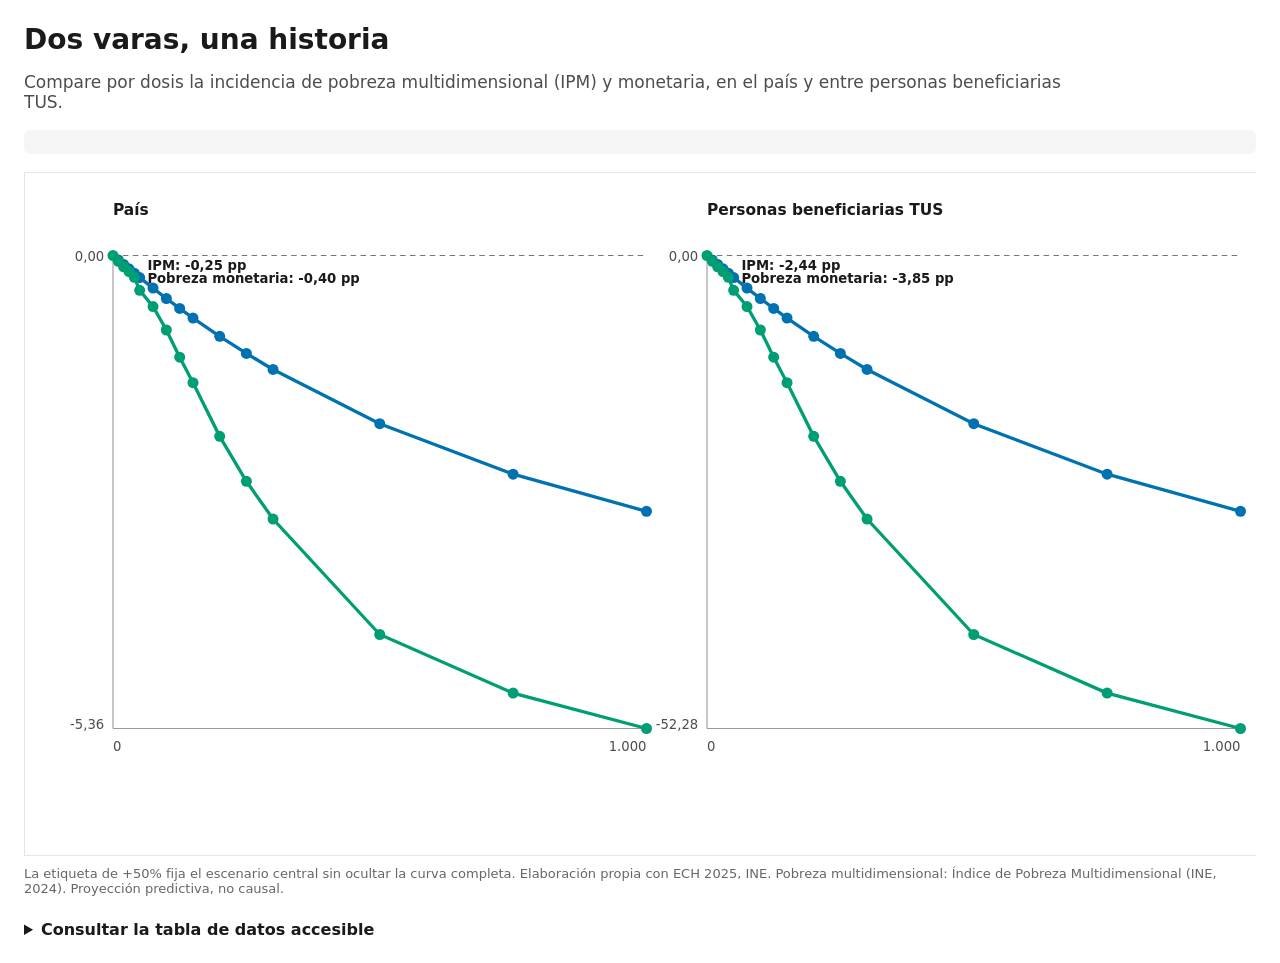
<file: site/figures/10_dos_varas_una_historia.html>
<!doctype html><html lang='es'><head><meta charset='utf-8'><meta name='viewport' content='width=device-width,initial-scale=1'><title>Dos varas, una historia</title><style>body{font-family:system-ui,-apple-system,Segoe UI,sans-serif;margin:0;color:#1A1A1A;background:#fff}.wrap{max-width:1240px;margin:auto;padding:24px}h1{font-size:28px;line-height:1.12;margin:0 0 8px}.subtitle{font-size:17px;color:#4D4D4D;max-width:1050px}.controls{display:flex;gap:16px;align-items:center;flex-wrap:wrap;margin:18px 0;padding:12px;background:#F5F5F5;border-radius:6px}.controls fieldset{border:0;padding:0;margin:0;display:flex;gap:12px}.controls legend{font-weight:700;margin-right:8px;float:left}.chart-scroll,.table-scroll{overflow-x:auto}.chart-scroll svg,#annex-chart svg{display:block;min-width:920px;width:100%;height:auto;border:1px solid #E5E5E5;background:white}.axis{stroke:#999}.zero{stroke:#777;stroke-dasharray:5 4}.label{font-size:12px;fill:#4D4D4D}.note{font-size:12px;fill:#666}.direct{font-size:12px;font-weight:700;fill:#1A1A1A}.panel-title{font-size:14px;font-weight:700;fill:#1A1A1A}.mark{cursor:crosshair}.mark:focus{outline:none;stroke:#000!important;stroke-width:4!important}.live{position:fixed;display:none;z-index:5;max-width:360px;background:#1A1A1A;color:#fff;padding:9px 11px;border-radius:5px;font-size:14px;pointer-events:none}.live.shown{display:block}.source{font-size:13px;color:#666;margin-top:10px}.data-table,.annex{margin-top:24px}.data-table summary{font-weight:700;cursor:pointer}table{border-collapse:collapse;font-size:13px;min-width:900px}th,td{border:1px solid #DDD;padding:6px;text-align:left}th{background:#F2F2F2;position:sticky;top:0}@media(max-width:600px){.wrap{padding:14px}h1{font-size:23px}.subtitle{font-size:15px}.controls{align-items:flex-start;flex-direction:column}.chart-scroll svg,#annex-chart svg{width:920px}.label,.note,.direct{font-size:12px}}</style></head><body><main class='wrap'><h1>Dos varas, una historia</h1><p class='subtitle'>Compare por dosis la incidencia de pobreza multidimensional (IPM) y monetaria, en el país y entre personas beneficiarias TUS.</p><div class='controls'></div><div id='chart' class='chart-scroll'></div><p class='source'>La etiqueta de +50% fija el escenario central sin ocultar la curva completa. Elaboración propia con ECH 2025, INE. Pobreza multidimensional: Índice de Pobreza Multidimensional (INE, 2024). Proyección predictiva, no causal.</p><details class='data-table'><summary>Consultar la tabla de datos accesible</summary><div class='table-scroll'><table><thead><tr><th scope='col'>escenario</th><th scope='col'>lente</th><th scope='col'>medida</th><th scope='col'>cambio</th><th scope='col'>tooltip</th></tr></thead><tbody><tr><td>  10</td><td>País</td><td>IPM</td><td> -0.05095054</td><td>País · IPM · aumento +10% · cambio -0,051 pp</td></tr><tr><td>  20</td><td>País</td><td>IPM</td><td> -0.10149646</td><td>País · IPM · aumento +20% · cambio -0,101 pp</td></tr><tr><td>  30</td><td>País</td><td>IPM</td><td> -0.15142821</td><td>País · IPM · aumento +30% · cambio -0,151 pp</td></tr><tr><td>  40</td><td>País</td><td>IPM</td><td> -0.20097636</td><td>País · IPM · aumento +40% · cambio -0,201 pp</td></tr><tr><td>  50</td><td>País</td><td>IPM</td><td> -0.25036920</td><td>País · IPM · aumento +50% · cambio -0,250 pp</td></tr><tr><td>  75</td><td>País</td><td>IPM</td><td> -0.36993305</td><td>País · IPM · aumento +75% · cambio -0,370 pp</td></tr><tr><td> 100</td><td>País</td><td>IPM</td><td> -0.48783419</td><td>País · IPM · aumento +100% · cambio -0,488 pp</td></tr><tr><td> 125</td><td>País</td><td>IPM</td><td> -0.60041916</td><td>País · IPM · aumento +125% · cambio -0,600 pp</td></tr><tr><td> 150</td><td>País</td><td>IPM</td><td> -0.70981441</td><td>País · IPM · aumento +150% · cambio -0,710 pp</td></tr><tr><td> 200</td><td>País</td><td>IPM</td><td> -0.91727746</td><td>País · IPM · aumento +200% · cambio -0,917 pp</td></tr><tr><td> 250</td><td>País</td><td>IPM</td><td> -1.11094798</td><td>País · IPM · aumento +250% · cambio -1,111 pp</td></tr><tr><td> 300</td><td>País</td><td>IPM</td><td> -1.29279562</td><td>País · IPM · aumento +300% · cambio -1,293 pp</td></tr><tr><td> 500</td><td>País</td><td>IPM</td><td> -1.90792732</td><td>País · IPM · aumento +500% · cambio -1,908 pp</td></tr><tr><td> 750</td><td>País</td><td>IPM</td><td> -2.48042568</td><td>País · IPM · aumento +750% · cambio -2,480 pp</td></tr><tr><td>1000</td><td>País</td><td>IPM</td><td> -2.90174335</td><td>País · IPM · aumento +1000% · cambio -2,902 pp</td></tr><tr><td>  10</td><td>Personas beneficiarias TUS</td><td>IPM</td><td> -0.49654687</td><td>Personas beneficiarias TUS · IPM · aumento +10% · cambio -0,497 pp</td></tr><tr><td>  20</td><td>Personas beneficiarias TUS</td><td>IPM</td><td> -0.98915046</td><td>Personas beneficiarias TUS · IPM · aumento +20% · cambio -0,989 pp</td></tr><tr><td>  30</td><td>Personas beneficiarias TUS</td><td>IPM</td><td> -1.47576855</td><td>Personas beneficiarias TUS · IPM · aumento +30% · cambio -1,476 pp</td></tr><tr><td>  40</td><td>Personas beneficiarias TUS</td><td>IPM</td><td> -1.95864820</td><td>Personas beneficiarias TUS · IPM · aumento +40% · cambio -1,959 pp</td></tr><tr><td>  50</td><td>Personas beneficiarias TUS</td><td>IPM</td><td> -2.44001428</td><td>Personas beneficiarias TUS · IPM · aumento +50% · cambio -2,440 pp</td></tr><tr><td>  75</td><td>Personas beneficiarias TUS</td><td>IPM</td><td> -3.60524342</td><td>Personas beneficiarias TUS · IPM · aumento +75% · cambio -3,605 pp</td></tr><tr><td> 100</td><td>Personas beneficiarias TUS</td><td>IPM</td><td> -4.75426834</td><td>Personas beneficiarias TUS · IPM · aumento +100% · cambio -4,754 pp</td></tr><tr><td> 125</td><td>Personas beneficiarias TUS</td><td>IPM</td><td> -5.85148379</td><td>Personas beneficiarias TUS · IPM · aumento +125% · cambio -5,851 pp</td></tr><tr><td> 150</td><td>Personas beneficiarias TUS</td><td>IPM</td><td> -6.91761314</td><td>Personas beneficiarias TUS · IPM · aumento +150% · cambio -6,918 pp</td></tr><tr><td> 200</td><td>Personas beneficiarias TUS</td><td>IPM</td><td> -8.93947841</td><td>Personas beneficiarias TUS · IPM · aumento +200% · cambio -8,939 pp</td></tr><tr><td> 250</td><td>Personas beneficiarias TUS</td><td>IPM</td><td>-10.82692638</td><td>Personas beneficiarias TUS · IPM · aumento +250% · cambio -10,827 pp</td></tr><tr><td> 300</td><td>Personas beneficiarias TUS</td><td>IPM</td><td>-12.59915247</td><td>Personas beneficiarias TUS · IPM · aumento +300% · cambio -12,599 pp</td></tr><tr><td> 500</td><td>Personas beneficiarias TUS</td><td>IPM</td><td>-18.59401967</td><td>Personas beneficiarias TUS · IPM · aumento +500% · cambio -18,594 pp</td></tr><tr><td> 750</td><td>Personas beneficiarias TUS</td><td>IPM</td><td>-24.17339668</td><td>Personas beneficiarias TUS · IPM · aumento +750% · cambio -24,173 pp</td></tr><tr><td>1000</td><td>Personas beneficiarias TUS</td><td>IPM</td><td>-28.27941738</td><td>Personas beneficiarias TUS · IPM · aumento +1000% · cambio -28,279 pp</td></tr><tr><td>   0</td><td>País</td><td>Pobreza monetaria</td><td>  0.00000000</td><td>País · Pobreza monetaria · aumento +0% · cambio 0,000 pp</td></tr><tr><td>  10</td><td>País</td><td>Pobreza monetaria</td><td> -0.06553719</td><td>País · Pobreza monetaria · aumento +10% · cambio -0,066 pp</td></tr><tr><td>  20</td><td>País</td><td>Pobreza monetaria</td><td> -0.12756346</td><td>País · Pobreza monetaria · aumento +20% · cambio -0,128 pp</td></tr><tr><td>  30</td><td>País</td><td>Pobreza monetaria</td><td> -0.18209419</td><td>País · Pobreza monetaria · aumento +30% · cambio -0,182 pp</td></tr><tr><td>  40</td><td>País</td><td>Pobreza monetaria</td><td> -0.24721342</td><td>País · Pobreza monetaria · aumento +40% · cambio -0,247 pp</td></tr><tr><td>  50</td><td>País</td><td>Pobreza monetaria</td><td> -0.39539657</td><td>País · Pobreza monetaria · aumento +50% · cambio -0,395 pp</td></tr><tr><td>  75</td><td>País</td><td>Pobreza monetaria</td><td> -0.57882826</td><td>País · Pobreza monetaria · aumento +75% · cambio -0,579 pp</td></tr><tr><td> 100</td><td>País</td><td>Pobreza monetaria</td><td> -0.84507309</td><td>País · Pobreza monetaria · aumento +100% · cambio -0,845 pp</td></tr><tr><td> 125</td><td>País</td><td>Pobreza monetaria</td><td> -1.15289169</td><td>País · Pobreza monetaria · aumento +125% · cambio -1,153 pp</td></tr><tr><td> 150</td><td>País</td><td>Pobreza monetaria</td><td> -1.44304422</td><td>País · Pobreza monetaria · aumento +150% · cambio -1,443 pp</td></tr><tr><td> 200</td><td>País</td><td>Pobreza monetaria</td><td> -2.05118588</td><td>País · Pobreza monetaria · aumento +200% · cambio -2,051 pp</td></tr><tr><td> 250</td><td>País</td><td>Pobreza monetaria</td><td> -2.56091030</td><td>País · Pobreza monetaria · aumento +250% · cambio -2,561 pp</td></tr><tr><td> 300</td><td>País</td><td>Pobreza monetaria</td><td> -2.98885255</td><td>País · Pobreza monetaria · aumento +300% · cambio -2,989 pp</td></tr><tr><td> 500</td><td>País</td><td>Pobreza monetaria</td><td> -4.29867683</td><td>País · Pobreza monetaria · aumento +500% · cambio -4,299 pp</td></tr><tr><td> 750</td><td>País</td><td>Pobreza monetaria</td><td> -4.96352265</td><td>País · Pobreza monetaria · aumento +750% · cambio -4,964 pp</td></tr><tr><td>1000</td><td>País</td><td>Pobreza monetaria</td><td> -5.36485434</td><td>País · Pobreza monetaria · aumento +1000% · cambio -5,365 pp</td></tr><tr><td>   0</td><td>Personas beneficiarias TUS</td><td>Pobreza monetaria</td><td>  0.00000000</td><td>Personas beneficiarias TUS · Pobreza monetaria · aumento +0% · cambio 0,000 pp</td></tr><tr><td>  10</td><td>Personas beneficiarias TUS</td><td>Pobreza monetaria</td><td> -0.63870348</td><td>Personas beneficiarias TUS · Pobreza monetaria · aumento +10% · cambio -0,639 pp</td></tr><tr><td>  20</td><td>Personas beneficiarias TUS</td><td>Pobreza monetaria</td><td> -1.24319069</td><td>Personas beneficiarias TUS · Pobreza monetaria · aumento +20% · cambio -1,243 pp</td></tr><tr><td>  30</td><td>Personas beneficiarias TUS</td><td>Pobreza monetaria</td><td> -1.77462892</td><td>Personas beneficiarias TUS · Pobreza monetaria · aumento +30% · cambio -1,775 pp</td></tr><tr><td>  40</td><td>Personas beneficiarias TUS</td><td>Pobreza monetaria</td><td> -2.40925903</td><td>Personas beneficiarias TUS · Pobreza monetaria · aumento +40% · cambio -2,409 pp</td></tr><tr><td>  50</td><td>Personas beneficiarias TUS</td><td>Pobreza monetaria</td><td> -3.85340235</td><td>Personas beneficiarias TUS · Pobreza monetaria · aumento +50% · cambio -3,853 pp</td></tr><tr><td>  75</td><td>Personas beneficiarias TUS</td><td>Pobreza monetaria</td><td> -5.64106603</td><td>Personas beneficiarias TUS · Pobreza monetaria · aumento +75% · cambio -5,641 pp</td></tr><tr><td> 100</td><td>Personas beneficiarias TUS</td><td>Pobreza monetaria</td><td> -8.23579890</td><td>Personas beneficiarias TUS · Pobreza monetaria · aumento +100% · cambio -8,236 pp</td></tr><tr><td> 125</td><td>Personas beneficiarias TUS</td><td>Pobreza monetaria</td><td>-11.23569570</td><td>Personas beneficiarias TUS · Pobreza monetaria · aumento +125% · cambio -11,236 pp</td></tr><tr><td> 150</td><td>Personas beneficiarias TUS</td><td>Pobreza monetaria</td><td>-14.06342499</td><td>Personas beneficiarias TUS · Pobreza monetaria · aumento +150% · cambio -14,063 pp</td></tr><tr><td> 200</td><td>Personas beneficiarias TUS</td><td>Pobreza monetaria</td><td>-19.99016961</td><td>Personas beneficiarias TUS · Pobreza monetaria · aumento +200% · cambio -19,990 pp</td></tr><tr><td> 250</td><td>Personas beneficiarias TUS</td><td>Pobreza monetaria</td><td>-24.95777279</td><td>Personas beneficiarias TUS · Pobreza monetaria · aumento +250% · cambio -24,958 pp</td></tr><tr><td> 300</td><td>Personas beneficiarias TUS</td><td>Pobreza monetaria</td><td>-29.12835442</td><td>Personas beneficiarias TUS · Pobreza monetaria · aumento +300% · cambio -29,128 pp</td></tr><tr><td> 500</td><td>Personas beneficiarias TUS</td><td>Pobreza monetaria</td><td>-41.89346252</td><td>Personas beneficiarias TUS · Pobreza monetaria · aumento +500% · cambio -41,893 pp</td></tr><tr><td> 750</td><td>Personas beneficiarias TUS</td><td>Pobreza monetaria</td><td>-48.37282686</td><td>Personas beneficiarias TUS · Pobreza monetaria · aumento +750% · cambio -48,373 pp</td></tr><tr><td>1000</td><td>Personas beneficiarias TUS</td><td>Pobreza monetaria</td><td>-52.28407097</td><td>Personas beneficiarias TUS · Pobreza monetaria · aumento +1000% · cambio -52,284 pp</td></tr></tbody></table></div></details></main><div id='live' class='live' role='status' aria-live='polite'></div><script id='viz-payload' type='application/json' data-sha256='8dd0542dc0e2be0965637916199e8b10c37dcd490b9d206d605f1fa4fd8c19f2'>{"records":[{"escenario":10,"lente":"País","medida":"IPM","cambio":-0.0509505400409384,"tooltip":"País · IPM · aumento +10% · cambio -0,051 pp"},{"escenario":20,"lente":"País","medida":"IPM","cambio":-0.1014964603787,"tooltip":"País · IPM · aumento +20% · cambio -0,101 pp"},{"escenario":30,"lente":"País","medida":"IPM","cambio":-0.151428211048329,"tooltip":"País · IPM · aumento +30% · cambio -0,151 pp"},{"escenario":40,"lente":"País","medida":"IPM","cambio":-0.200976361099516,"tooltip":"País · IPM · aumento +40% · cambio -0,201 pp"},{"escenario":50,"lente":"País","medida":"IPM","cambio":-0.250369203985062,"tooltip":"País · IPM · aumento +50% · cambio -0,250 pp"},{"escenario":75,"lente":"País","medida":"IPM","cambio":-0.369933049153079,"tooltip":"País · IPM · aumento +75% · cambio -0,370 pp"},{"escenario":100,"lente":"País","medida":"IPM","cambio":-0.487834185335385,"tooltip":"País · IPM · aumento +100% · cambio -0,488 pp"},{"escenario":125,"lente":"País","medida":"IPM","cambio":-0.600419164946966,"tooltip":"País · IPM · aumento +125% · cambio -0,600 pp"},{"escenario":150,"lente":"País","medida":"IPM","cambio":-0.709814407890618,"tooltip":"País · IPM · aumento +150% · cambio -0,710 pp"},{"escenario":200,"lente":"País","medida":"IPM","cambio":-0.917277455447993,"tooltip":"País · IPM · aumento +200% · cambio -0,917 pp"},{"escenario":250,"lente":"País","medida":"IPM","cambio":-1.11094798022664,"tooltip":"País · IPM · aumento +250% · cambio -1,111 pp"},{"escenario":300,"lente":"País","medida":"IPM","cambio":-1.29279561814778,"tooltip":"País · IPM · aumento +300% · cambio -1,293 pp"},{"escenario":500,"lente":"País","medida":"IPM","cambio":-1.9079273157635,"tooltip":"País · IPM · aumento +500% · cambio -1,908 pp"},{"escenario":750,"lente":"País","medida":"IPM","cambio":-2.48042567779814,"tooltip":"País · IPM · aumento +750% · cambio -2,480 pp"},{"escenario":1000,"lente":"País","medida":"IPM","cambio":-2.90174334870894,"tooltip":"País · IPM · aumento +1000% · cambio -2,902 pp"},{"escenario":10,"lente":"Personas beneficiarias TUS","medida":"IPM","cambio":-0.49654687355735,"tooltip":"Personas beneficiarias TUS · IPM · aumento +10% · cambio -0,497 pp"},{"escenario":20,"lente":"Personas beneficiarias TUS","medida":"IPM","cambio":-0.989150459203902,"tooltip":"Personas beneficiarias TUS · IPM · aumento +20% · cambio -0,989 pp"},{"escenario":30,"lente":"Personas beneficiarias TUS","medida":"IPM","cambio":-1.47576855326783,"tooltip":"Personas beneficiarias TUS · IPM · aumento +30% · cambio -1,476 pp"},{"escenario":40,"lente":"Personas beneficiarias TUS","medida":"IPM","cambio":-1.95864820437063,"tooltip":"Personas beneficiarias TUS · IPM · aumento +40% · cambio -1,959 pp"},{"escenario":50,"lente":"Personas beneficiarias TUS","medida":"IPM","cambio":-2.44001428392976,"tooltip":"Personas beneficiarias TUS · IPM · aumento +50% · cambio -2,440 pp"},{"escenario":75,"lente":"Personas beneficiarias TUS","medida":"IPM","cambio":-3.60524341518079,"tooltip":"Personas beneficiarias TUS · IPM · aumento +75% · cambio -3,605 pp"},{"escenario":100,"lente":"Personas beneficiarias TUS","medida":"IPM","cambio":-4.7542683423581,"tooltip":"Personas beneficiarias TUS · IPM · aumento +100% · cambio -4,754 pp"},{"escenario":125,"lente":"Personas beneficiarias TUS","medida":"IPM","cambio":-5.85148379072685,"tooltip":"Personas beneficiarias TUS · IPM · aumento +125% · cambio -5,851 pp"},{"escenario":150,"lente":"Personas beneficiarias TUS","medida":"IPM","cambio":-6.91761313542215,"tooltip":"Personas beneficiarias TUS · IPM · aumento +150% · cambio -6,918 pp"},{"escenario":200,"lente":"Personas beneficiarias TUS","medida":"IPM","cambio":-8.9394784102656,"tooltip":"Personas beneficiarias TUS · IPM · aumento +200% · cambio -8,939 pp"},{"escenario":250,"lente":"Personas beneficiarias TUS","medida":"IPM","cambio":-10.8269263843554,"tooltip":"Personas beneficiarias TUS · IPM · aumento +250% · cambio -10,827 pp"},{"escenario":300,"lente":"Personas beneficiarias TUS","medida":"IPM","cambio":-12.5991524687301,"tooltip":"Personas beneficiarias TUS · IPM · aumento +300% · cambio -12,599 pp"},{"escenario":500,"lente":"Personas beneficiarias TUS","medida":"IPM","cambio":-18.5940196680118,"tooltip":"Personas beneficiarias TUS · IPM · aumento +500% · cambio -18,594 pp"},{"escenario":750,"lente":"Personas beneficiarias TUS","medida":"IPM","cambio":-24.1733966786695,"tooltip":"Personas beneficiarias TUS · IPM · aumento +750% · cambio -24,173 pp"},{"escenario":1000,"lente":"Personas beneficiarias TUS","medida":"IPM","cambio":-28.2794173822209,"tooltip":"Personas beneficiarias TUS · IPM · aumento +1000% · cambio -28,279 pp"},{"escenario":0,"lente":"País","medida":"Pobreza monetaria","cambio":0,"tooltip":"País · Pobreza monetaria · aumento +0% · cambio 0,000 pp"},{"escenario":10,"lente":"País","medida":"Pobreza monetaria","cambio":-0.0655371904050434,"tooltip":"País · Pobreza monetaria · aumento +10% · cambio -0,066 pp"},{"escenario":20,"lente":"País","medida":"Pobreza monetaria","cambio":-0.12756345989553,"tooltip":"País · Pobreza monetaria · aumento +20% · cambio -0,128 pp"},{"escenario":30,"lente":"País","medida":"Pobreza monetaria","cambio":-0.18209419187796,"tooltip":"País · Pobreza monetaria · aumento +30% · cambio -0,182 pp"},{"escenario":40,"lente":"País","medida":"Pobreza monetaria","cambio":-0.247213415507461,"tooltip":"País · Pobreza monetaria · aumento +40% · cambio -0,247 pp"},{"escenario":50,"lente":"País","medida":"Pobreza monetaria","cambio":-0.395396569663081,"tooltip":"País · Pobreza monetaria · aumento +50% · cambio -0,395 pp"},{"escenario":75,"lente":"País","medida":"Pobreza monetaria","cambio":-0.578828255222774,"tooltip":"País · Pobreza monetaria · aumento +75% · cambio -0,579 pp"},{"escenario":100,"lente":"País","medida":"Pobreza monetaria","cambio":-0.845073091243262,"tooltip":"País · Pobreza monetaria · aumento +100% · cambio -0,845 pp"},{"escenario":125,"lente":"País","medida":"Pobreza monetaria","cambio":-1.15289168920436,"tooltip":"País · Pobreza monetaria · aumento +125% · cambio -1,153 pp"},{"escenario":150,"lente":"País","medida":"Pobreza monetaria","cambio":-1.44304422478587,"tooltip":"País · Pobreza monetaria · aumento +150% · cambio -1,443 pp"},{"escenario":200,"lente":"País","medida":"Pobreza monetaria","cambio":-2.05118588320002,"tooltip":"País · Pobreza monetaria · aumento +200% · cambio -2,051 pp"},{"escenario":250,"lente":"País","medida":"Pobreza monetaria","cambio":-2.56091029819979,"tooltip":"País · Pobreza monetaria · aumento +250% · cambio -2,561 pp"},{"escenario":300,"lente":"País","medida":"Pobreza monetaria","cambio":-2.98885254745177,"tooltip":"País · Pobreza monetaria · aumento +300% · cambio -2,989 pp"},{"escenario":500,"lente":"País","medida":"Pobreza monetaria","cambio":-4.29867682864644,"tooltip":"País · Pobreza monetaria · aumento +500% · cambio -4,299 pp"},{"escenario":750,"lente":"País","medida":"Pobreza monetaria","cambio":-4.96352264627583,"tooltip":"País · Pobreza monetaria · aumento +750% · cambio -4,964 pp"},{"escenario":1000,"lente":"País","medida":"Pobreza monetaria","cambio":-5.36485434415161,"tooltip":"País · Pobreza monetaria · aumento +1000% · cambio -5,365 pp"},{"escenario":0,"lente":"Personas beneficiarias TUS","medida":"Pobreza monetaria","cambio":0,"tooltip":"Personas beneficiarias TUS · Pobreza monetaria · aumento +0% · cambio 0,000 pp"},{"escenario":10,"lente":"Personas beneficiarias TUS","medida":"Pobreza monetaria","cambio":-0.638703475394164,"tooltip":"Personas beneficiarias TUS · Pobreza monetaria · aumento +10% · cambio -0,639 pp"},{"escenario":20,"lente":"Personas beneficiarias TUS","medida":"Pobreza monetaria","cambio":-1.24319069317793,"tooltip":"Personas beneficiarias TUS · Pobreza monetaria · aumento +20% · cambio -1,243 pp"},{"escenario":30,"lente":"Personas beneficiarias TUS","medida":"Pobreza monetaria","cambio":-1.77462891653949,"tooltip":"Personas beneficiarias TUS · Pobreza monetaria · aumento +30% · cambio -1,775 pp"},{"escenario":40,"lente":"Personas beneficiarias TUS","medida":"Pobreza monetaria","cambio":-2.40925902793242,"tooltip":"Personas beneficiarias TUS · Pobreza monetaria · aumento +40% · cambio -2,409 pp"},{"escenario":50,"lente":"Personas beneficiarias TUS","medida":"Pobreza monetaria","cambio":-3.85340234517144,"tooltip":"Personas beneficiarias TUS · Pobreza monetaria · aumento +50% · cambio -3,853 pp"},{"escenario":75,"lente":"Personas beneficiarias TUS","medida":"Pobreza monetaria","cambio":-5.64106602651488,"tooltip":"Personas beneficiarias TUS · Pobreza monetaria · aumento +75% · cambio -5,641 pp"},{"escenario":100,"lente":"Personas beneficiarias TUS","medida":"Pobreza monetaria","cambio":-8.23579889530369,"tooltip":"Personas beneficiarias TUS · Pobreza monetaria · aumento +100% · cambio -8,236 pp"},{"escenario":125,"lente":"Personas beneficiarias TUS","medida":"Pobreza monetaria","cambio":-11.2356957034157,"tooltip":"Personas beneficiarias TUS · Pobreza monetaria · aumento +125% · cambio -11,236 pp"},{"escenario":150,"lente":"Personas beneficiarias TUS","medida":"Pobreza monetaria","cambio":-14.0634249930753,"tooltip":"Personas beneficiarias TUS · Pobreza monetaria · aumento +150% · cambio -14,063 pp"},{"escenario":200,"lente":"Personas beneficiarias TUS","medida":"Pobreza monetaria","cambio":-19.990169614877,"tooltip":"Personas beneficiarias TUS · Pobreza monetaria · aumento +200% · cambio -19,990 pp"},{"escenario":250,"lente":"Personas beneficiarias TUS","medida":"Pobreza monetaria","cambio":-24.9577727931872,"tooltip":"Personas beneficiarias TUS · Pobreza monetaria · aumento +250% · cambio -24,958 pp"},{"escenario":300,"lente":"Personas beneficiarias TUS","medida":"Pobreza monetaria","cambio":-29.128354415255,"tooltip":"Personas beneficiarias TUS · Pobreza monetaria · aumento +300% · cambio -29,128 pp"},{"escenario":500,"lente":"Personas beneficiarias TUS","medida":"Pobreza monetaria","cambio":-41.8934625223356,"tooltip":"Personas beneficiarias TUS · Pobreza monetaria · aumento +500% · cambio -41,893 pp"},{"escenario":750,"lente":"Personas beneficiarias TUS","medida":"Pobreza monetaria","cambio":-48.3728268603053,"tooltip":"Personas beneficiarias TUS · Pobreza monetaria · aumento +750% · cambio -48,373 pp"},{"escenario":1000,"lente":"Personas beneficiarias TUS","medida":"Pobreza monetaria","cambio":-52.2840709742944,"tooltip":"Personas beneficiarias TUS · Pobreza monetaria · aumento +1000% · cambio -52,284 pp"}],"spec":{"kind":"curvas","title":"Dos varas, una historia","subtitle":"Compare por dosis la incidencia de pobreza multidimensional (IPM) y monetaria, en el país y entre personas beneficiarias TUS.","note":"La etiqueta de +50% fija el escenario central sin ocultar la curva completa."}}</script><script>const box=document.getElementById('viz-payload');
const payload=JSON.parse(box.textContent), d=payload.records, s=payload.spec;
const NS='http://www.w3.org/2000/svg', chart=document.getElementById('chart'), live=document.getElementById('live');
const C={national:'#0072B2',benefit:'#D55E00',money:'#009E73',context:'#8C8C8C',light:'#D9D9D9',ink:'#1A1A1A',yellow:'#E69F00',purple:'#CC79A7'};
const el=(n,a={})=>{const z=document.createElementNS(NS,n);Object.entries(a).forEach(([k,v])=>z.setAttribute(k,v));return z};
const svg=(h=660)=>{chart.replaceChildren();const z=el('svg',{viewBox:`0 0 1120 ${h}`,role:'img','aria-label':s.title});chart.appendChild(z);return z};
const txt=(g,x,y,t,cls='label',anchor='start')=>{const z=el('text',{x,y,class:cls,'text-anchor':anchor});z.textContent=t;g.appendChild(z);return z};
const line=(g,x1,y1,x2,y2,a={})=>{const z=el('line',{x1,y1,x2,y2,...a});g.appendChild(z);return z};
const scale=(v,a,b,c,e)=>c+(+v-a)*(e-c)/(b-a||1);
const fmt=(v,n=2)=>Number(v).toLocaleString('es-UY',{minimumFractionDigits:n,maximumFractionDigits:n});
function wire(z,r){const label=r.tooltip||r.aria||'Dato de la figura';z.classList.add('mark');z.setAttribute('tabindex','0');z.setAttribute('role','img');z.setAttribute('aria-label',label);
 const show=e=>{live.textContent=label;live.classList.add('shown');const p=e&&e.clientX?e:{clientX:90,clientY:90};live.style.left=(p.clientX+12)+'px';live.style.top=(p.clientY+12)+'px'};
 z.addEventListener('pointerenter',show);z.addEventListener('pointermove',show);z.addEventListener('focus',show);z.addEventListener('keydown',e=>{if(e.key==='Enter'||e.key===' '){e.preventDefault();show(e)}});
 ['pointerleave','blur'].forEach(q=>z.addEventListener(q,()=>live.classList.remove('shown')));}
function polygon(g,pts,fill,opacity){const z=el('polygon',{points:pts.map(p=>p.join(',')).join(' '),fill,opacity});g.appendChild(z)}
function axes(g,ox,oy,w,h,xmin,xmax,ymin,ymax){line(g,ox,oy+h,ox+w,oy+h,{class:'axis'});line(g,ox,oy,ox,oy+h,{class:'axis'});if(ymin<=0&&ymax>=0)line(g,ox,scale(0,ymin,ymax,oy+h,oy),ox+w,scale(0,ymin,ymax,oy+h,oy),{class:'zero'});txt(g,ox,oy+h+20,fmt(xmin,0),'label');txt(g,ox+w,oy+h+20,fmt(xmax,0),'label','end');txt(g,ox-8,oy+5,fmt(ymax,2),'label','end');txt(g,ox-8,oy+h,fmt(ymin,2),'label','end');}
function renderDose(){const g=svg(900),metrics=[...new Set(d.map(r=>r.metrica_rotulo))],lenses=[...new Set(d.map(r=>r.lente))],w=485,h=220;
 metrics.forEach((m,mi)=>lenses.forEach((l,li)=>{const q=d.filter(r=>r.metrica_rotulo===m&&r.lente===l).sort((a,b)=>a.escenario-b.escenario),ox=85+li*535,oy=55+mi*275,xmin=0,xmax=1000;const ys=q.flatMap(r=>[r.mc_inferior,r.mc_superior,r.diseno_inferior,r.diseno_superior]);let ymin=Math.min(0,...ys),ymax=Math.max(0,...ys);const col=l==='País'?C.national:C.benefit;
 const shade=el('rect',{x:scale(300,xmin,xmax,ox,ox+w),y:oy,width:scale(1000,xmin,xmax,ox,ox+w)-scale(300,xmin,xmax,ox,ox+w),height:h,fill:'#EFEFEF'});g.appendChild(shade);txt(g,scale(650,xmin,xmax,ox,ox+w),oy+16,'zona tendencial','note','middle');axes(g,ox,oy,w,h,xmin,xmax,ymin,ymax);txt(g,ox,oy-17,`${m} — ${l}`,'panel-title');
 [['mc_inferior','mc_superior',.13,'mc'],['diseno_inferior','diseno_superior',.30,'design']].forEach(([lo,hi,op,id])=>{if(document.getElementById(id).checked){const top=q.map(r=>[scale(r.escenario,xmin,xmax,ox,ox+w),scale(r[hi],ymin,ymax,oy+h,oy)]),bot=[...q].reverse().map(r=>[scale(r.escenario,xmin,xmax,ox,ox+w),scale(r[lo],ymin,ymax,oy+h,oy)]);polygon(g,top.concat(bot),col,op)}});
 const pts=q.map(r=>[scale(r.escenario,xmin,xmax,ox,ox+w),scale(r.estimacion_mc,ymin,ymax,oy+h,oy)]);const p=el('polyline',{points:pts.map(z=>z.join(',')).join(' '),fill:'none',stroke:col,'stroke-width':2});g.appendChild(p);q.forEach((r,i)=>{const z=el('circle',{cx:pts[i][0],cy:pts[i][1],r:5,fill:col});wire(z,r);g.appendChild(z);if(r.escenario===50)txt(g,pts[i][0]+7,pts[i][1]-8,`${fmt(r.estimacion_mc,2)} pp`,'direct')})}));}
function renderQuintiles(){const scenarios=[...new Set(d.map(r=>+r.escenario))].filter(x=>x>0).sort((a,b)=>a-b),slider=document.getElementById('scenario');slider.max=scenarios.length-1;let idx=Math.max(0,scenarios.indexOf(50));if(+slider.value>=scenarios.length)slider.value=idx;const chosen=scenarios[+slider.value];document.getElementById('scenario-label').textContent=`+${chosen}%`;const q=d.filter(r=>+r.escenario===chosen),g=svg(610),ox1=260,ox2=730,top=85,bottom=530,ymin=0,ymax=Math.max(...q.map(r=>r.H_pct_base))*1.08;txt(g,ox1,50,'Situación actual','panel-title','middle');txt(g,ox2,50,`Con aumento +${chosen}%`,'panel-title','middle');
 q.forEach(r=>{const y1=scale(r.H_pct_base,ymin,ymax,bottom,top),y2=scale(r.H_pct,ymin,ymax,bottom,top),col=+r.quintil===1?C.benefit:C.context;const z=line(g,ox1,y1,ox2,y2,{stroke:col,'stroke-width':+r.quintil===1?4:2});wire(z,r);[ [ox1,y1],[ox2,y2] ].forEach(p=>g.appendChild(el('circle',{cx:p[0],cy:p[1],r:5,fill:col})));txt(g,ox1-12,y1+4,`Q${r.quintil}  ${fmt(r.H_pct_base,1)}%`,'label','end');txt(g,ox2+12,y2+4,`${fmt(r.H_pct,1)}%  (${fmt(r.dH_pp,2)} pp)`,'direct')});renderQuintileHeat(scenarios);}
function renderQuintileHeat(scenarios){const host=document.getElementById('annex-chart');host.replaceChildren();const g=el('svg',{viewBox:'0 0 1120 360',role:'img','aria-label':'Mapa de calor de quintiles y escenarios'});host.appendChild(g);const qs=[1,2,3,4,5],ox=90,oy=45,w=980,h=250,cw=w/scenarios.length,ch=h/5,max=Math.max(...d.map(r=>Math.abs(r.dH_pp)));scenarios.forEach((e,i)=>qs.forEach((q,j)=>{const r=d.find(z=>+z.escenario===e&&+z.quintil===q),t=Math.abs(r.dH_pp)/(max||1),fill=`rgb(${Math.round(240-27*t)},${Math.round(244-150*t)},${Math.round(247-50*t)})`,z=el('rect',{x:ox+i*cw,y:oy+j*ch,width:cw-1,height:ch-1,fill});wire(z,r);g.appendChild(z)}));scenarios.forEach((e,i)=>txt(g,ox+(i+.5)*cw,oy+h+20,`+${e}%`,'label','middle'));qs.forEach((q,j)=>txt(g,ox-8,oy+(j+.62)*ch,`Q${q}`,'label','end'));}
function renderIndicators(){const cat=document.getElementById('category').value,q=d.filter(r=>cat==='all'||r.categoria===cat),g=svg(Math.max(620,q.length*35+120)),ox=290,oy=55,w=740,row=35,xmax=Math.max(1,...d.map(r=>+r.reduccion_total_0_30_pp));if(!q.length){txt(g,560,120,'No hay indicadores FLUJO en esta corrida.','panel-title','middle');return}q.sort((a,b)=>a.reduccion_total_0_30_pp-b.reduccion_total_0_30_pp).forEach((r,i)=>{const y=oy+i*row+15,x=scale(r.reduccion_total_0_30_pp,0,xmax,ox,ox+w),col=r.categoria==='STOCK'?C.context:r.categoria==='FLUJO'?C.benefit:C.national;txt(g,ox-10,y+4,r.indicador_rotulo,'label','end');line(g,ox,y,x,y,{stroke:'#C9C9C9','stroke-width':3});const rad=1.15*Math.sqrt(100*r.prevalencia_predicha_base),z=el('circle',{cx:x,cy:y,r:rad,fill:col});wire(z,r);g.appendChild(z);const hit=el('circle',{cx:x,cy:y,r:Math.max(12,rad),fill:'transparent'});wire(hit,r);g.appendChild(hit)});line(g,ox,oy+q.length*row+8,ox+w,oy+q.length*row+8,{class:'axis'});txt(g,ox,oy+q.length*row+30,'0 pp','label');txt(g,ox+w,oy+q.length*row+30,`${fmt(xmax,2)} pp`,'label','end');}
function renderDecomp(){const level=document.querySelector('input[name=level]:checked').value,q=d.filter(r=>r.nivel===level),panels=[...new Set(q.map(r=>r.panel))],g=svg(level==='dimension'?570:760),pw=330,ph=level==='dimension'?370:590;panels.forEach((p,pi)=>{const a=q.filter(r=>r.panel===p),ox=55+pi*355,oy=65,max=Math.max(...a.map(r=>Math.max(Math.abs(r.valor||0),Math.abs(r.bajo||0),Math.abs(r.alto||0))),.001),row=ph/a.length;txt(g,ox,35,p,'panel-title');a.forEach((r,i)=>{const y=oy+(i+.55)*row,x0=scale(0,-max,max,ox,ox+pw),x=scale(r.valor,-max,max,ox,ox+pw);txt(g,ox,y-4,r.rotulo,'label');if(Number.isFinite(+r.bajo)&&Number.isFinite(+r.alto))line(g,scale(r.bajo,-max,max,ox,ox+pw),y+8,scale(r.alto,-max,max,ox,ox+pw),y+8,{stroke:C.benefit,'stroke-width':5,opacity:.45});const z=el('circle',{cx:x,cy:y+8,r:5,fill:p.includes('actual')?C.national:C.benefit});wire(z,r);g.appendChild(z)});line(g,scale(0,-max,max,ox,ox+pw),oy-10,scale(0,-max,max,ox,ox+pw),oy+ph,{class:'zero'})});}
function renderMosaic(){const cut=document.getElementById('cut').value,unit=document.getElementById('unit').value,q=d.filter(r=>r.elegibilidad===cut&&r.unidad===unit),g=svg(650),ox=110,oy=65,w=880,h=470;txt(g,ox,35,`${s.cut_labels[cut]} — ${unit}`,'panel-title');q.forEach(r=>{const eligible=!r.cuadrante.toLowerCase().includes('no elegible'),z=el('rect',{x:ox+r.xmin*w,y:oy+(1-r.ymax)*h,width:(r.xmax-r.xmin)*w,height:(r.ymax-r.ymin)*h,fill:eligible?C.national:C.light,stroke:'white','stroke-width':3});wire(z,r);g.appendChild(z);const area=(r.xmax-r.xmin)*(r.ymax-r.ymin);if(area>.035){const t=txt(g,ox+(r.xmin+r.xmax)*w/2,oy+(1-(r.ymin+r.ymax)/2)*h,`${r.cuadrante}: ${fmt(100*r.proporcion,1)}%`,'direct','middle');if(eligible)t.setAttribute('fill','white')}});txt(g,ox+w/2,oy+h+32,'Pobreza IPM: pobre a la izquierda; no pobre a la derecha','label','middle');if(cut==='pe_tus23')txt(g,ox,oy+h+58,s.ic_note,'note');}
function renderBono(){const lens=document.querySelector('input[name=lens]:checked').value,q=d.filter(r=>r.lente===lens),g=svg(480),ox=260,oy=80,w=730,row=105;const vals=q.flatMap(r=>[r.mc_p2_5,r.mc_p97_5,r.diseno_inferior,r.diseno_superior]);let xmin=Math.min(...vals),xmax=Math.max(0,...vals);txt(g,ox,40,lens,'panel-title');q.forEach((r,i)=>{const y=oy+i*row+25;txt(g,ox-15,y+4,r.metrica_rotulo,'label','end');line(g,scale(r.mc_p2_5,xmin,xmax,ox,ox+w),y,scale(r.mc_p97_5,xmin,xmax,ox,ox+w),y,{stroke:C.benefit,'stroke-width':5,opacity:.35});line(g,scale(r.diseno_inferior,xmin,xmax,ox,ox+w),y,scale(r.diseno_superior,xmin,xmax,ox,ox+w),y,{stroke:C.national,'stroke-width':10});const z=el('circle',{cx:scale(r.estimacion,xmin,xmax,ox,ox+w),cy:y,r:6,fill:C.ink});wire(z,r);g.appendChild(z);txt(g,scale(r.estimacion,xmin,xmax,ox,ox+w)+8,y-10,fmt(r.estimacion,3),'direct')});line(g,scale(0,xmin,xmax,ox,ox+w),oy-25,scale(0,xmin,xmax,ox,ox+w),oy+q.length*row,{class:'zero'});}
function renderPolicy(){const g=svg(710),eff=d.filter(r=>r.tipo==='eficiencia'),pairs=d.filter(r=>r.tipo==='contraste'),ox=80,oy=85,w=430,h=500;txt(g,ox,45,'A. Frontera costo–efecto','panel-title');const xmax=Math.max(...eff.map(r=>r.costo)),ymax=Math.max(...eff.map(r=>r.reduccion));const pts=eff.map(r=>[scale(r.costo,0,xmax,ox,ox+w),scale(r.reduccion,0,ymax,oy+h,oy)]);g.appendChild(el('polyline',{points:pts.map(p=>p.join(',')).join(' '),fill:'none',stroke:C.context,'stroke-width':2}));eff.forEach((r,i)=>{const z=el('circle',{cx:pts[i][0],cy:pts[i][1],r:6,fill:C.national});wire(z,r);g.appendChild(z);txt(g,pts[i][0],pts[i][1]-11,`+${r.escenario}%`,'label','middle')});axes(g,ox,oy,w,h,0,xmax,0,ymax);const ox2=675,w2=385,row=45,vals=pairs.flatMap(r=>[r.p2_5,r.p97_5]),xmin=Math.min(...vals),xxmax=Math.max(...vals);txt(g,ox2,45,'B. Diez contrastes pareados a–e','panel-title');pairs.forEach((r,i)=>{const y=oy+i*row+12;txt(g,ox2-10,y+4,r.etiqueta,'label','end');line(g,scale(r.p2_5,xmin,xxmax,ox2,ox2+w2),y,scale(r.p97_5,xmin,xxmax,ox2,ox2+w2),y,{stroke:C.national,'stroke-width':4});const z=el('circle',{cx:scale(r.media,xmin,xxmax,ox2,ox2+w2),cy:y,r:5,fill:C.national});wire(z,r);g.appendChild(z)});line(g,scale(0,xmin,xxmax,ox2,ox2+w2),oy-10,scale(0,xmin,xxmax,ox2,ox2+w2),oy+pairs.length*row+15,{class:'zero'});}
function renderSensitivity(){const panels=[...new Set(d.map(r=>r.panel))],g=svg(520),pw=330,ox0=65;panels.forEach((p,pi)=>{const q=d.filter(r=>r.panel===p),ox=ox0+pi*355,oy=85,row=95,vals=q.flatMap(r=>[r.bajo,r.alto]),xmin=Math.min(0,...vals),xmax=Math.max(0,...vals);txt(g,ox,42,p,'panel-title');q.forEach((r,i)=>{const y=oy+i*row+20;txt(g,ox,y-12,r.alternativa,'label');line(g,scale(r.bajo,xmin,xmax,ox,ox+pw),y,scale(r.alto,xmin,xmax,ox,ox+pw),y,{stroke:C.national,'stroke-width':5});const z=el('circle',{cx:scale(r.valor,xmin,xmax,ox,ox+pw),cy:y,r:6,fill:C.national});wire(z,r);g.appendChild(z)});line(g,scale(0,xmin,xmax,ox,ox+pw),oy-25,scale(0,xmin,xmax,ox,ox+pw),oy+q.length*row,{class:'zero'})});}
function renderCluster(){const g=svg(480),bars=[...new Set(d.map(r=>r.barra))],ox=270,w=760;bars.forEach((b,bi)=>{const q=d.filter(r=>r.barra===b),y=115+bi*180;txt(g,ox-15,y+25,b,'panel-title','end');let acc=0;q.forEach(r=>{const ww=w*r.proporcion,z=el('rect',{x:ox+acc*w,y,width:ww,height:60,fill:r.segmento.includes('Cluster')?C.national:r.segmento.startsWith('Con ')?C.benefit:r.segmento.startsWith('Sin ')?C.context:C.light,stroke:'white','stroke-width':2});wire(z,r);g.appendChild(z);if(ww>110)txt(g,ox+acc*w+ww/2,y+27,`${r.segmento}`,'direct','middle');if(ww>80)txt(g,ox+acc*w+ww/2,y+47,`${fmt(100*r.proporcion,1)}%`,'label','middle');acc+=r.proporcion})});txt(g,ox,430,`Score vulnerable ${fmt(d[0].score_vulnerable,3)} · ${fmt(d[0].ratio,1)} veces el promedio de los otros grupos`,'note');}
function renderCurves(){const g=svg(620),lenses=[...new Set(d.map(r=>r.lente))],w=485,h=430;lenses.forEach((l,li)=>{const q=d.filter(r=>r.lente===l),groups=[...new Set(q.map(r=>r.medida))],ox=80+li*540,oy=75,xmin=0,xmax=1000,ys=q.map(r=>+r.cambio),ymin=Math.min(0,...ys),ymax=Math.max(0,...ys);txt(g,ox,38,l,'panel-title');axes(g,ox,oy,w,h,xmin,xmax,ymin,ymax);groups.forEach((m,mi)=>{const a=q.filter(r=>r.medida===m).sort((u,v)=>u.escenario-v.escenario),col=m==='IPM'?C.national:C.money,pts=a.map(r=>[scale(r.escenario,xmin,xmax,ox,ox+w),scale(r.cambio,ymin,ymax,oy+h,oy)]);g.appendChild(el('polyline',{points:pts.map(p=>p.join(',')).join(' '),fill:'none',stroke:col,'stroke-width':3}));a.forEach((r,i)=>{const z=el('circle',{cx:pts[i][0],cy:pts[i][1],r:5,fill:col});wire(z,r);g.appendChild(z);if(+r.escenario===50)txt(g,pts[i][0]+7,pts[i][1]-7,`${m}: ${fmt(r.cambio,2)} pp`,'direct')})})});}
function render(){if(s.kind==='dosis')renderDose();else if(s.kind==='quintiles')renderQuintiles();else if(s.kind==='indicadores')renderIndicators();else if(s.kind==='descomposicion')renderDecomp();else if(s.kind==='mosaico')renderMosaic();else if(s.kind==='bono')renderBono();else if(s.kind==='politica')renderPolicy();else if(s.kind==='sensibilidad')renderSensitivity();else if(s.kind==='cluster')renderCluster();else renderCurves();}
document.querySelectorAll('.controls input,.controls select').forEach(z=>z.addEventListener('input',render));render();</script></body></html>
</file>
